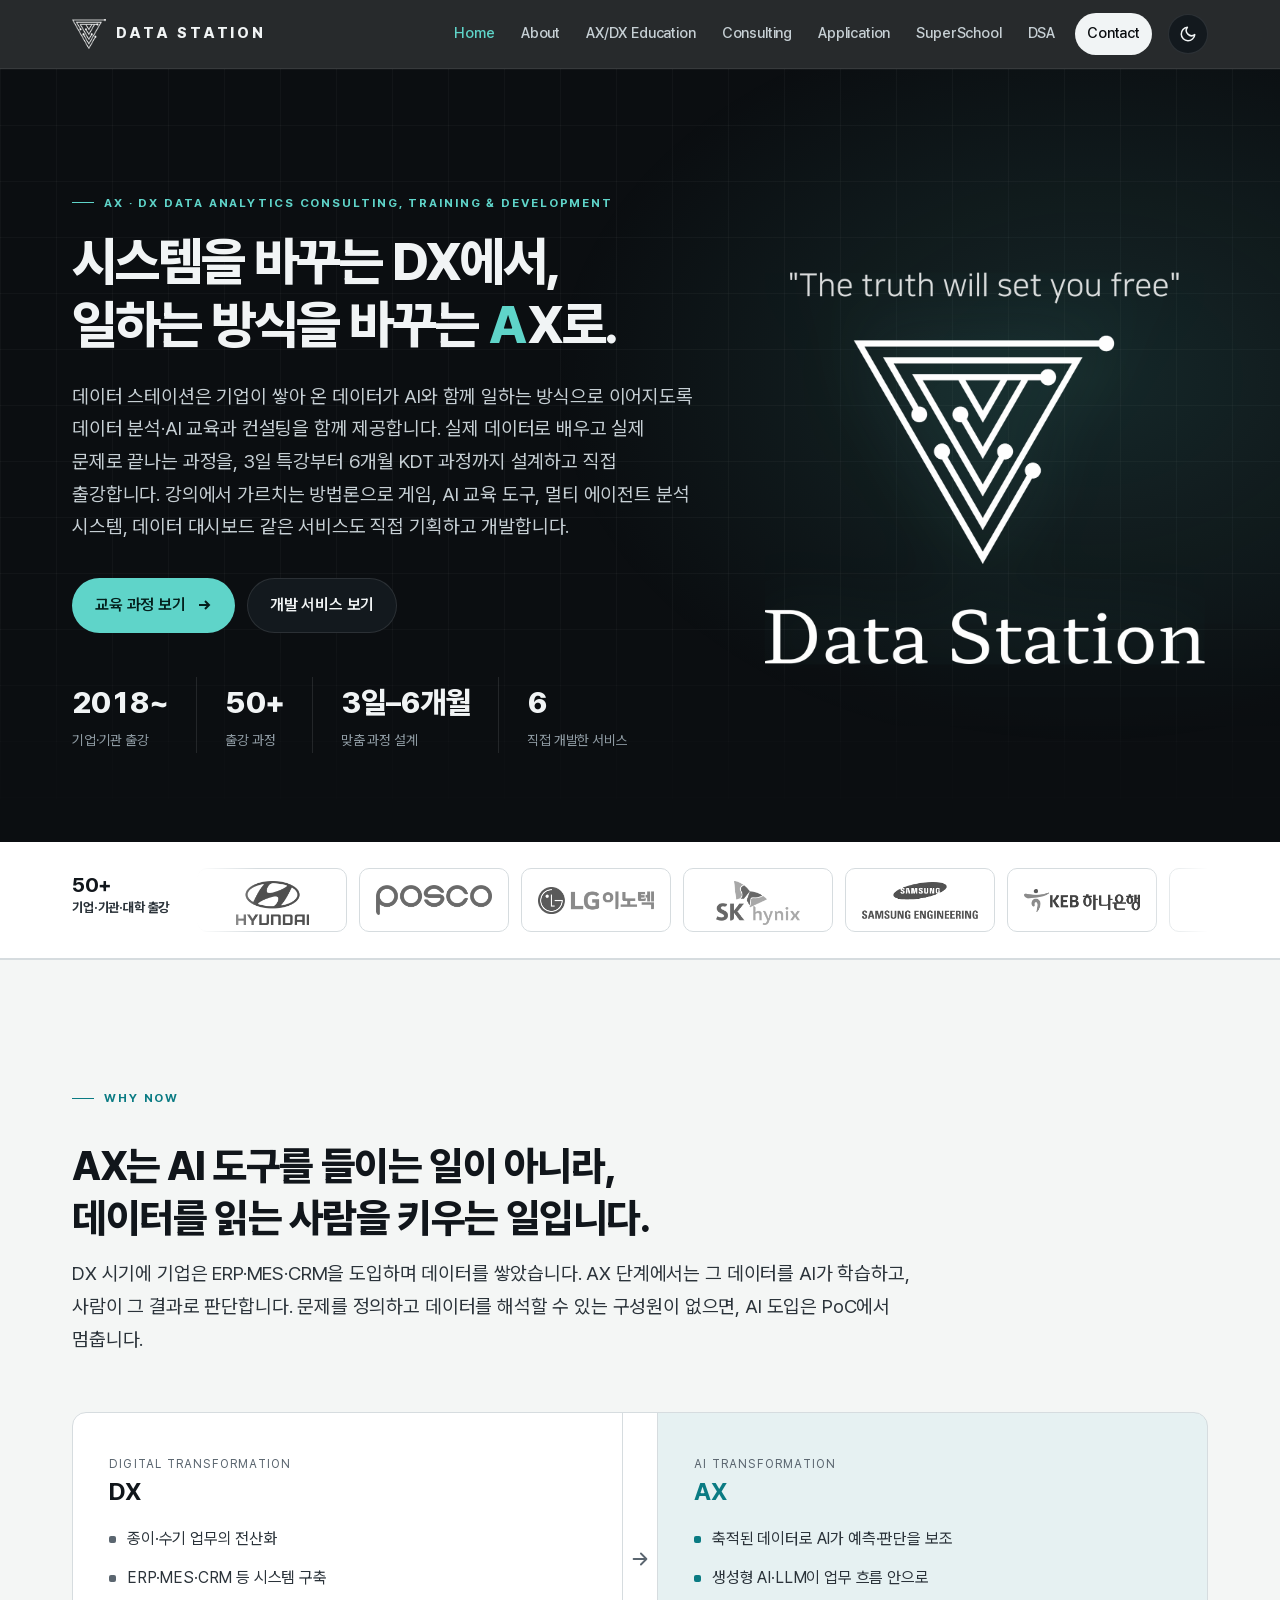
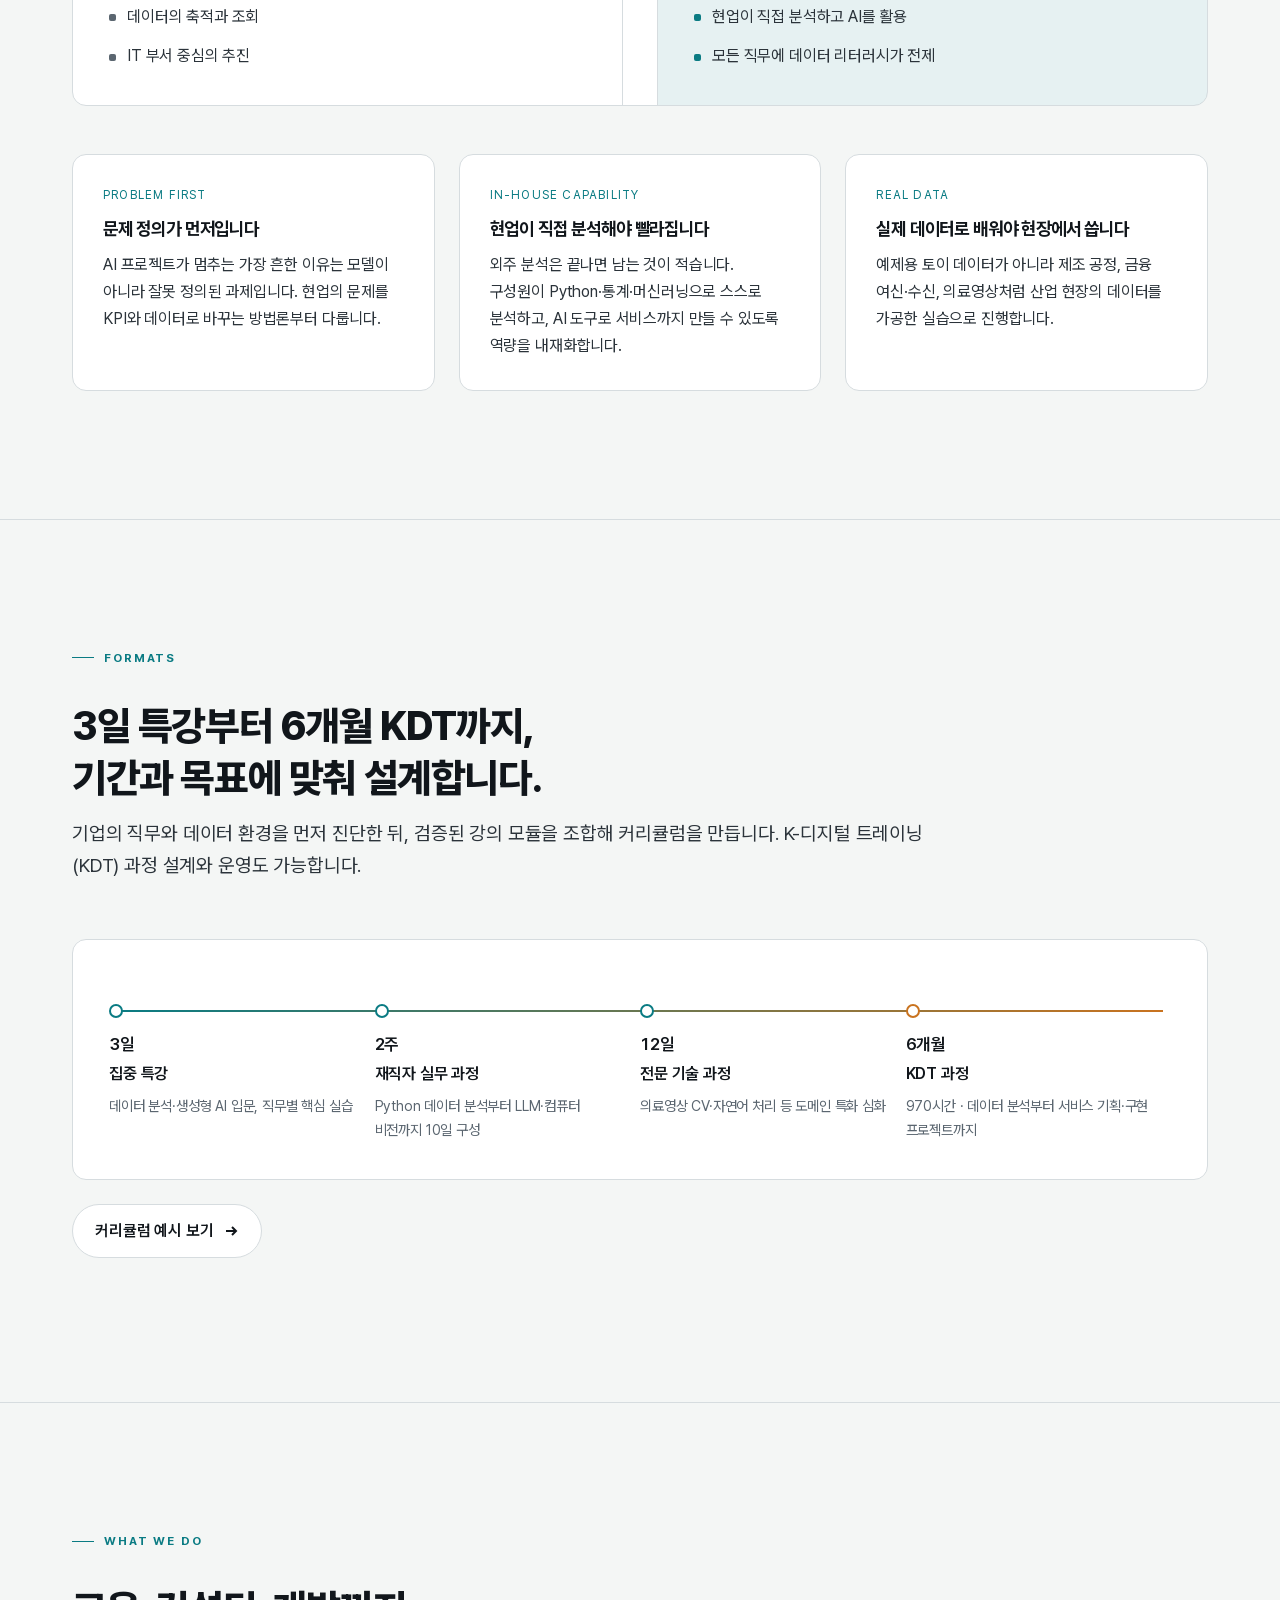
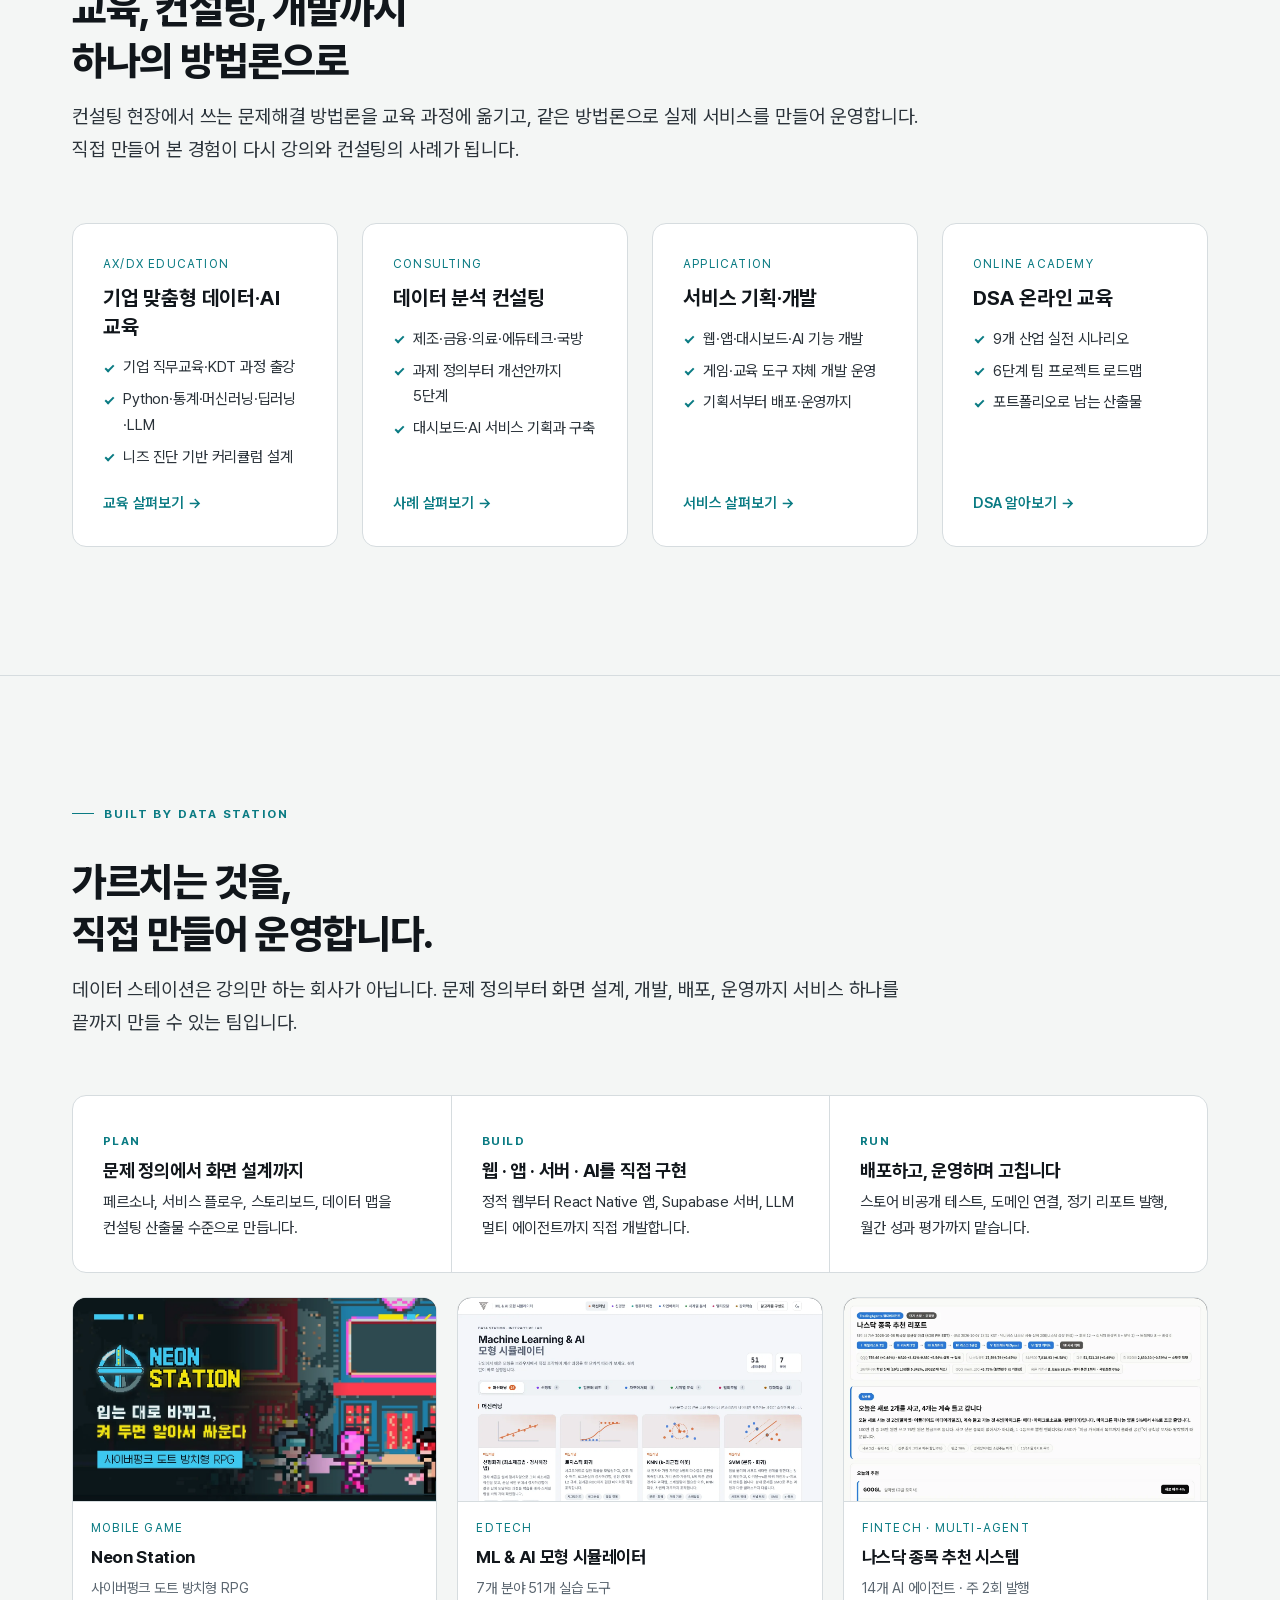
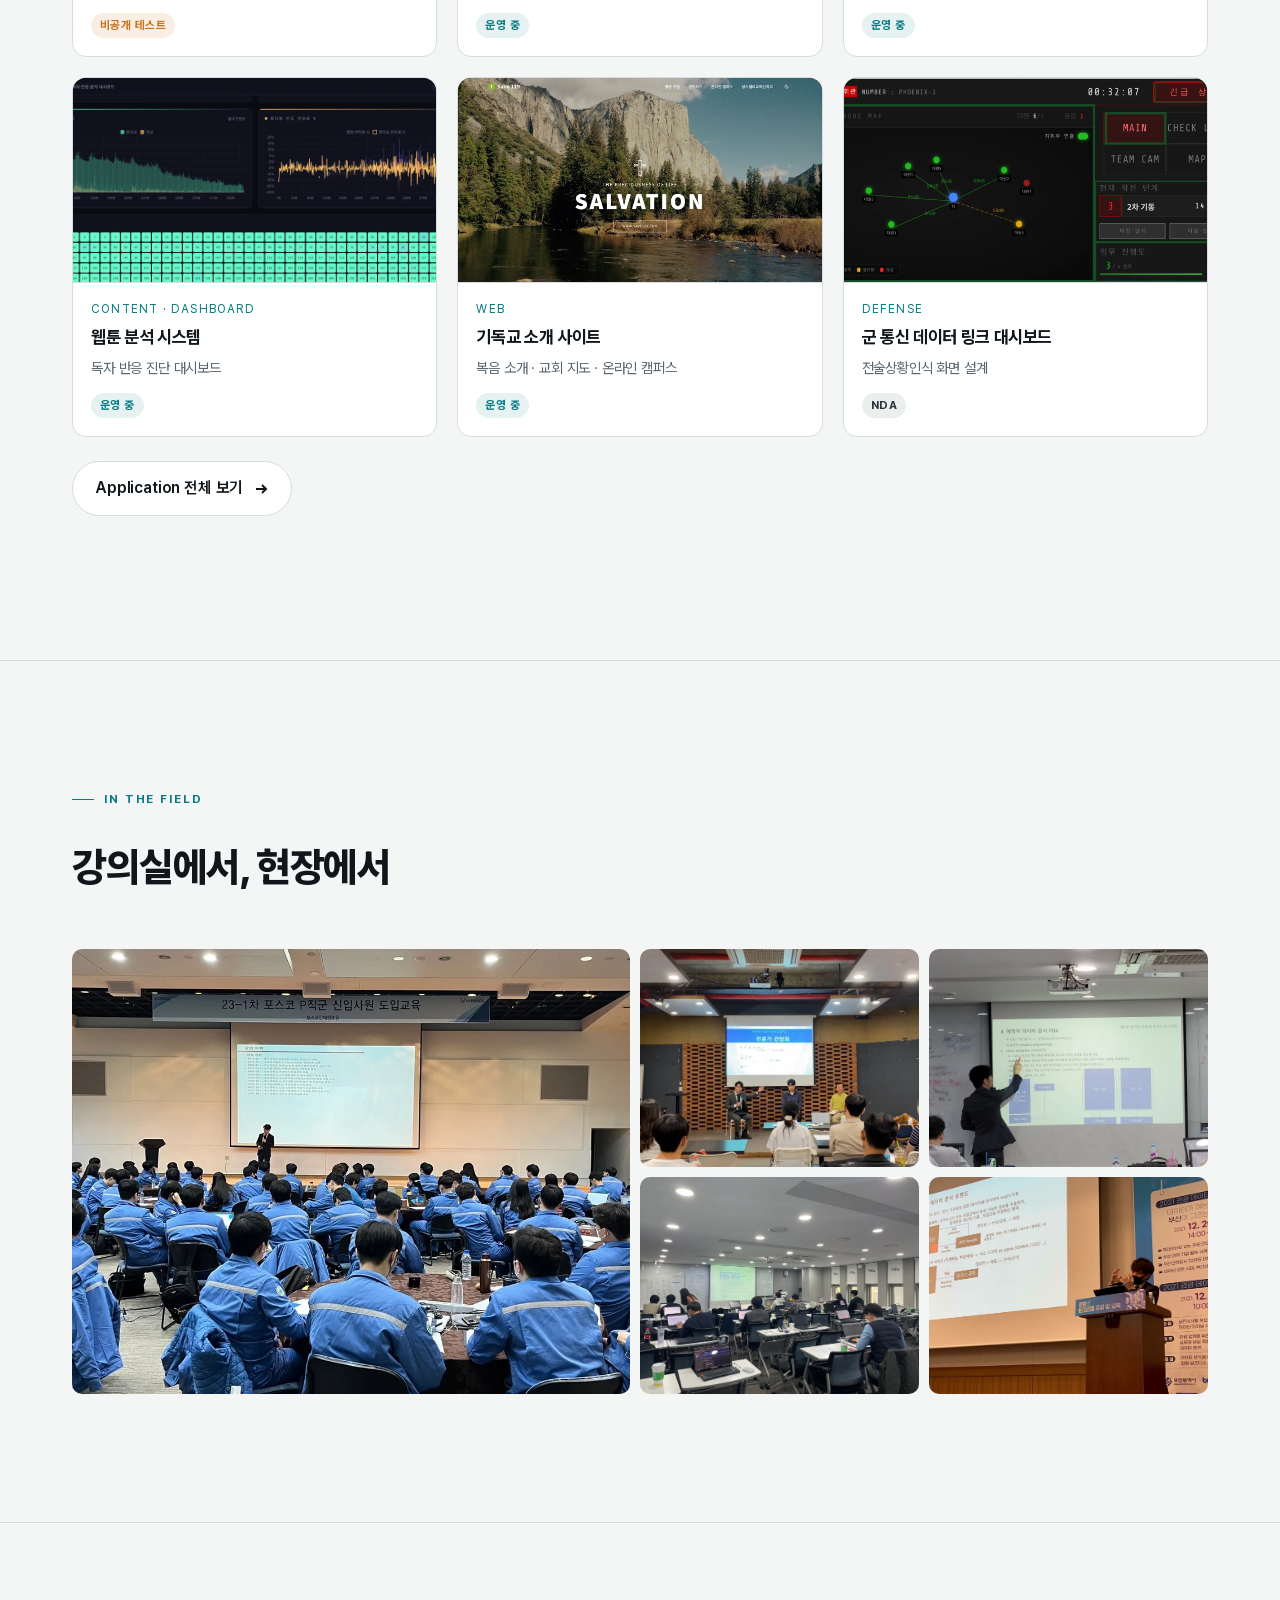
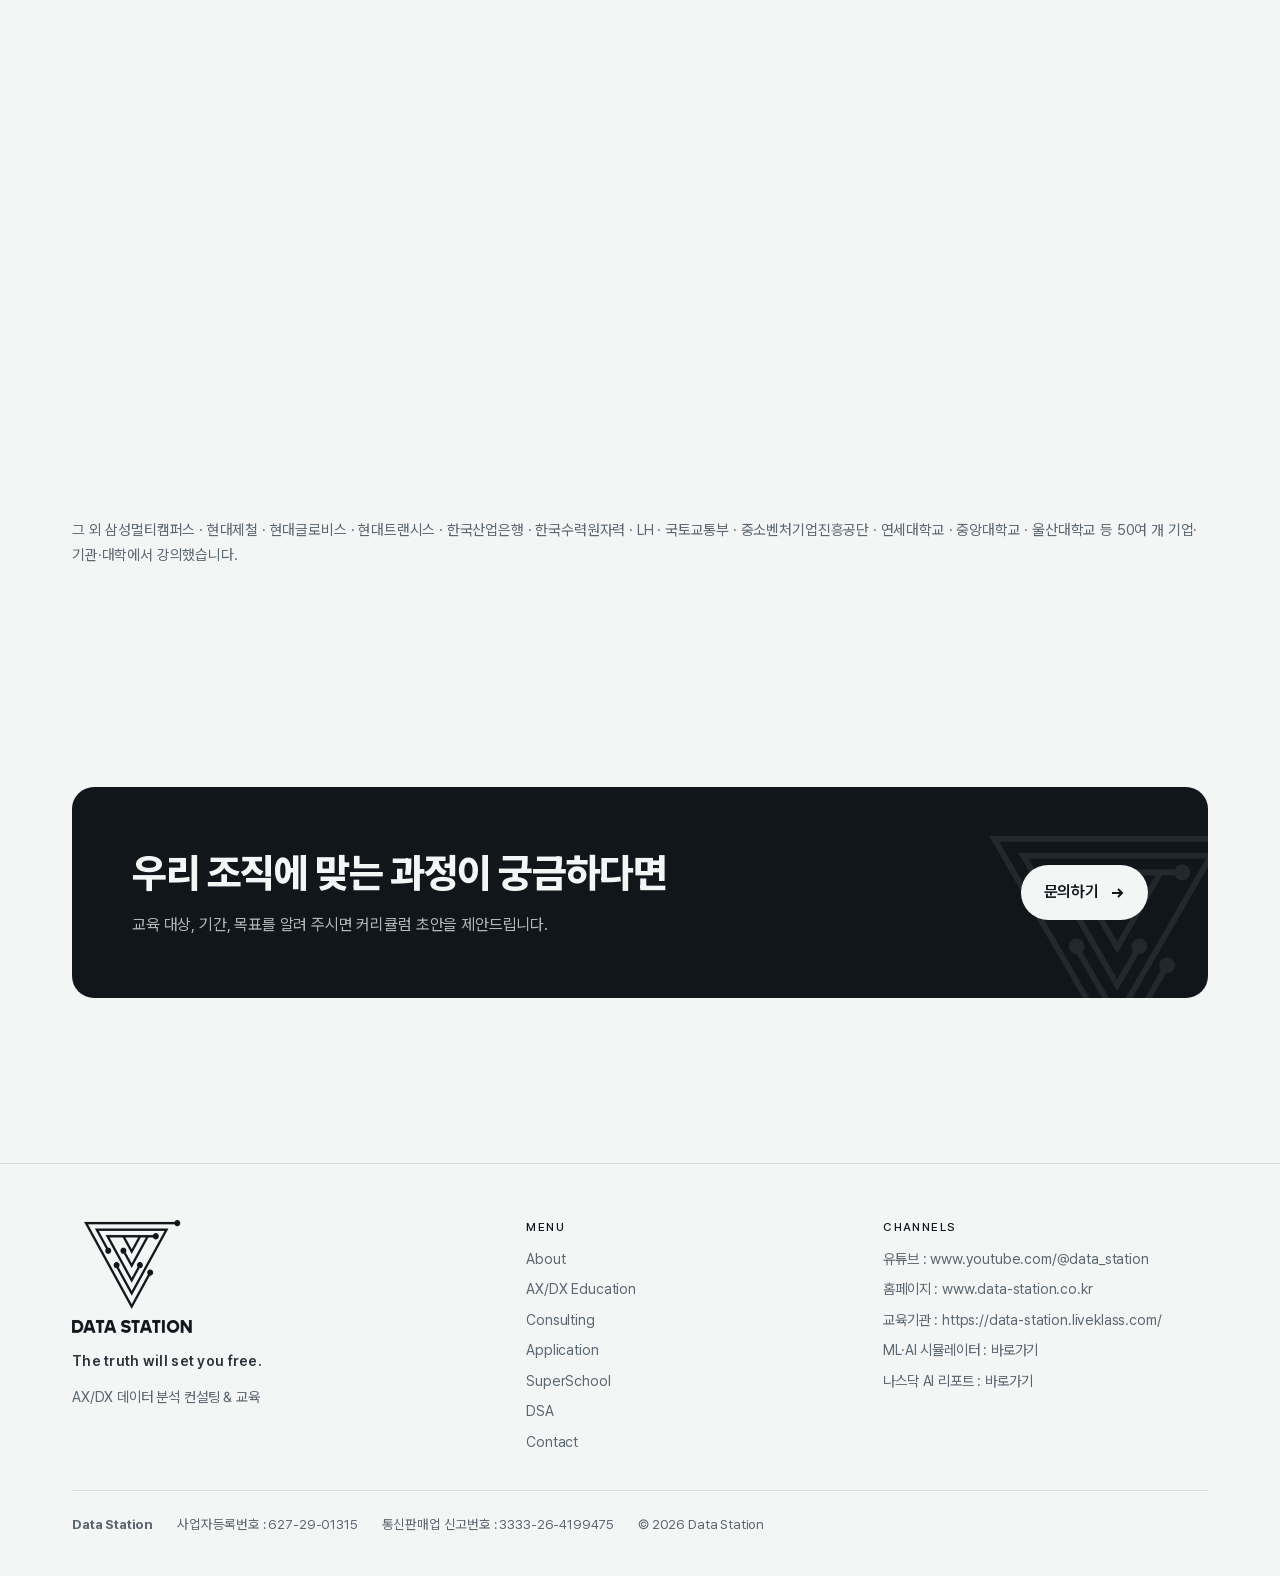
<file: index.html>
<!doctype html>
<html lang="ko" data-theme="light" class="no-js">
<head>
<meta charset="utf-8">
<meta name="viewport" content="width=device-width, initial-scale=1">
<title>Data Station — AX/DX 데이터 분석 컨설팅 & 교육</title>
<meta name="description" content="DX에서 AX로 넘어가는 지금, 실제 데이터로 배우는 데이터 분석·AI 교육과 컨설팅, 그리고 서비스 기획·개발. 3일 특강부터 6개월 KDT 과정까지 기업 맞춤형으로 설계하고 출강합니다.">
<link rel="canonical" href="https://www.data-station.co.kr/">
<meta property="og:type" content="website">
<meta property="og:site_name" content="Data Station">
<meta property="og:title" content="Data Station — AX/DX 데이터 분석 컨설팅 & 교육">
<meta property="og:description" content="DX에서 AX로 넘어가는 지금, 실제 데이터로 배우는 데이터 분석·AI 교육과 컨설팅. 3일 특강부터 6개월 KDT 과정까지 기업 맞춤형으로 설계하고 출강합니다.">
<meta property="og:url" content="https://www.data-station.co.kr/">
<meta property="og:image" content="https://www.data-station.co.kr/assets/img/brand/og.png">
<meta name="twitter:card" content="summary_large_image">
<meta name="theme-color" content="#0b0e11">
<link rel="icon" type="image/png" href="assets/img/brand/favicon.png">
<link rel="apple-touch-icon" href="assets/img/brand/apple-touch-icon.png">
<script>
(function(){try{var t=localStorage.getItem('ds-theme');if(!t){t=window.matchMedia&&window.matchMedia('(prefers-color-scheme: dark)').matches?'dark':'light'}document.documentElement.setAttribute('data-theme',t)}catch(e){}})();
</script>
<link rel="stylesheet" href="assets/fonts/pretendard/pretendard.css">
<link rel="stylesheet" href="assets/css/style.css">
</head>
<body>
<a class="skip" href="#main">본문 바로가기</a>
<header class="site-header">
  <div class="wrap">
    <a class="brand" href="index.html" aria-label="Data Station 홈"><img class="brand-logo" src="assets/img/brand/logo-white.png" alt="" width="34" height="30"><span class="brand-name">Data Station</span></a>
    <nav class="nav" id="site-nav" aria-label="주 메뉴">
      <a href="index.html" aria-current="page">Home</a>
      <a href="about.html">About</a>
      <a href="education.html">AX/DX Education</a>
      <a href="consulting.html">Consulting</a>
      <a href="application.html">Application</a>
      <a href="superschool.html">SuperSchool</a>
      <a href="dsa.html">DSA</a>
      <a href="contact.html" class="nav-cta">Contact</a>
    </nav>
    <button class="icon-btn theme-toggle" type="button" aria-label="야간 모드로 전환"><svg class="i-moon" viewBox="0 0 24 24" fill="none" stroke="currentColor" stroke-width="2" stroke-linecap="round" stroke-linejoin="round" aria-hidden="true"><path d="M21 12.8A9 9 0 1 1 11.2 3a7 7 0 0 0 9.8 9.8z"/></svg><svg class="i-sun" viewBox="0 0 24 24" fill="none" stroke="currentColor" stroke-width="2" stroke-linecap="round" aria-hidden="true"><circle cx="12" cy="12" r="4"/><path d="M12 2v2M12 20v2M4.9 4.9l1.4 1.4M17.7 17.7l1.4 1.4M2 12h2M20 12h2M4.9 19.1l1.4-1.4M17.7 6.3l1.4-1.4"/></svg></button>
    <button class="icon-btn menu-toggle" type="button" aria-label="메뉴 열기" aria-expanded="false" aria-controls="site-nav"><svg viewBox="0 0 24 24" fill="none" stroke="currentColor" stroke-width="2" stroke-linecap="round" aria-hidden="true"><path d="M4 7h16M4 12h16M4 17h16"/></svg></button>
  </div>
</header>
<main id="main">
<section class="hero">
  <div class="wrap hero-grid">
    <div>
      <p class="eyebrow">AX · DX Data Analytics Consulting, Training &amp; Development</p>
      <h1 class="display">시스템을 바꾸는 DX에서, <br>일하는 방식을 바꾸는 <span class="flip"><span class="slot" aria-hidden="true"><span class="from">D</span><span class="to">A</span></span>X</span>로.<span class="sr-only"> (DX에서 AX로)</span></h1>
      <p class="lead">데이터 스테이션은 기업이 쌓아 온 데이터가 AI와 함께 일하는 방식으로 이어지도록 데이터 분석·AI 교육과 컨설팅을 함께 제공합니다. 실제 데이터로 배우고 실제 문제로 끝나는 과정을, 3일 특강부터 6개월 KDT 과정까지 설계하고 직접 출강합니다. 강의에서 가르치는 방법론으로 게임, AI 교육 도구, 멀티 에이전트 분석 시스템, 데이터 대시보드 같은 서비스도 직접 기획하고 개발합니다.</p>
      <div class="btn-row mt-m">
        <a class="btn btn--signal" href="education.html">교육 과정 보기 <svg viewBox="0 0 16 16" fill="none" stroke="currentColor" stroke-width="2" aria-hidden="true"><path d="M3 8h10M9 4l4 4-4 4"/></svg></a>
        <a class="btn btn--ghost" href="application.html">개발 서비스 보기</a>
      </div>
      <div class="hero-meta">
        <div><b>2018~</b><span>기업·기관 출강</span></div>
        <div><b>50+</b><span>출강 과정</span></div>
        <div><b>3일–6개월</b><span>맞춤 과정 설계</span></div>
        <div><b>6</b><span>직접 개발한 서비스</span></div>
      </div>
    </div>
    <div class="hero-brand">
      <img class="hero-signature" src="assets/img/brand/signature-white.png" alt="Data Station 로고 — The truth will set you free" width="440" height="392">
    </div>
  </div>
</section>

<section class="trust" aria-label="출강 기업 및 협력 기관">
  <div class="wrap">
    <p class="trust-label"><b>50+</b>기업·기관·대학 출강</p>
    <div class="marquee">
      <div class="marquee__track">
        <div class="logo-tile"><img src="assets/img/partners/hyundai.png" alt="현대자동차그룹" loading="lazy" class="tall"></div>
        <div class="logo-tile"><img src="assets/img/partners/posco.png" alt="POSCO" loading="lazy"></div>
        <div class="logo-tile"><img src="assets/img/partners/lg-innotek.png" alt="LG이노텍" loading="lazy"></div>
        <div class="logo-tile"><img src="assets/img/partners/sk-hynix.png" alt="SK하이닉스" loading="lazy" class="tall"></div>
        <div class="logo-tile"><img src="assets/img/partners/samsung-engineering.png" alt="삼성엔지니어링" loading="lazy" class="tall"></div>
        <div class="logo-tile"><img src="assets/img/partners/hana-bank.png" alt="하나은행" loading="lazy"></div>
        <div class="logo-tile"><img src="assets/img/partners/lg-uplus.png" alt="LG유플러스" loading="lazy" class="tall"></div>
        <div class="logo-tile"><img src="assets/img/partners/celltrion.png" alt="셀트리온" loading="lazy"></div>
        <div class="logo-tile"><img src="assets/img/partners/chongkundang.png" alt="종근당" loading="lazy"></div>
        <div class="logo-tile"><img src="assets/img/partners/daewoong.png" alt="대웅제약" loading="lazy"></div>
        <div class="logo-tile"><img src="assets/img/partners/yuhan-kimberly.png" alt="유한킴벌리" loading="lazy"></div>
        <div class="logo-tile"><img src="assets/img/partners/amorepacific.png" alt="아모레퍼시픽" loading="lazy" class="tall"></div>
        <div class="logo-tile"><img src="assets/img/partners/hansol.png" alt="한솔" loading="lazy"></div>
        <div class="logo-tile"><img src="assets/img/partners/kedkorea.png" alt="한국기업데이터" loading="lazy" class="tall"></div>
        <div class="logo-tile"><img src="assets/img/partners/lpea.png" alt="지방공기업평가원" loading="lazy" class="tall"></div>
        <div class="logo-tile"><img src="assets/img/partners/jmp.png" alt="JMP Statistical Discovery" loading="lazy" class="tall"></div>
        <div class="logo-tile"><img src="assets/img/partners/dmc-konet.png" alt="DMC코넷" loading="lazy" class="tall"></div>
        <div class="logo-tile"><img src="assets/img/partners/alpaco.png" alt="알파코" loading="lazy"></div>
        <div class="logo-tile"><img src="assets/img/partners/superschool.png" alt="슈퍼스쿨" loading="lazy" class="tall"></div>
        <div class="logo-tile"><img src="assets/img/partners/hanlym.png" alt="한림퓨리텍" loading="lazy" class="tall"></div>
        <div class="logo-tile"><img src="assets/img/partners/clobet.png" alt="Clobet Tactical" loading="lazy"></div>
      </div>
    </div>
  </div>
</section>

<section class="section section--line">
  <div class="wrap">
    <div class="section-head reveal">
      <p class="eyebrow">Why now</p>
      <h2 class="h2">AX는 AI 도구를 들이는 일이 아니라, <br>데이터를 읽는 사람을 키우는 일입니다.</h2>
      <p class="lead">DX 시기에 기업은 ERP·MES·CRM을 도입하며 데이터를 쌓았습니다. AX 단계에서는 그 데이터를 AI가 학습하고, 사람이 그 결과로 판단합니다. 문제를 정의하고 데이터를 해석할 수 있는 구성원이 없으면, AI 도입은 PoC에서 멈춥니다.</p>
    </div>

    <div class="compare reveal">
      <div class="compare__col">
        <span class="tag">Digital Transformation</span>
        <h3>DX</h3>
        <ul>
          <li>종이·수기 업무의 전산화</li>
          <li>ERP·MES·CRM 등 시스템 구축</li>
          <li>데이터의 축적과 조회</li>
          <li>IT 부서 중심의 추진</li>
        </ul>
      </div>
      <div class="compare__arrow" aria-hidden="true"><svg viewBox="0 0 24 24" fill="none" stroke="currentColor" stroke-width="2" stroke-linecap="round" stroke-linejoin="round"><path d="M5 12h14M13 6l6 6-6 6"/></svg></div>
      <div class="compare__col compare__col--ax">
        <span class="tag">AI Transformation</span>
        <h3>AX</h3>
        <ul>
          <li>축적된 데이터로 AI가 예측·판단을 보조</li>
          <li>생성형 AI·LLM이 업무 흐름 안으로</li>
          <li>현업이 직접 분석하고 AI를 활용</li>
          <li>모든 직무에 데이터 리터러시가 전제</li>
        </ul>
      </div>
    </div>

    <div class="grid g3 why mt-l">
      <div class="card reveal">
        <span class="card__kicker">Problem first</span>
        <h3 class="h3">문제 정의가 먼저입니다</h3>
        <p>AI 프로젝트가 멈추는 가장 흔한 이유는 모델이 아니라 잘못 정의된 과제입니다. 현업의 문제를 KPI와 데이터로 바꾸는 방법론부터 다룹니다.</p>
      </div>
      <div class="card reveal">
        <span class="card__kicker">In-house capability</span>
        <h3 class="h3">현업이 직접 분석해야 빨라집니다</h3>
        <p>외주 분석은 끝나면 남는 것이 적습니다. 구성원이 Python·통계·머신러닝으로 스스로 분석하고, AI 도구로 서비스까지 만들 수 있도록 역량을 내재화합니다.</p>
      </div>
      <div class="card reveal">
        <span class="card__kicker">Real data</span>
        <h3 class="h3">실제 데이터로 배워야 현장에서 씁니다</h3>
        <p>예제용 토이 데이터가 아니라 제조 공정, 금융 여신·수신, 의료영상처럼 산업 현장의 데이터를 가공한 실습으로 진행합니다.</p>
      </div>
    </div>
  </div>
</section>

<section class="section section--line">
  <div class="wrap">
    <div class="section-head reveal">
      <p class="eyebrow">Formats</p>
      <h2 class="h2">3일 특강부터 6개월 KDT까지, <br>기간과 목표에 맞춰 설계합니다.</h2>
      <p class="lead">기업의 직무와 데이터 환경을 먼저 진단한 뒤, 검증된 강의 모듈을 조합해 커리큘럼을 만듭니다. K-디지털 트레이닝(KDT) 과정 설계와 운영도 가능합니다.</p>
    </div>
    <div class="scale">
      <div class="scale__track"></div>
      <div class="scale__stops">
        <div class="scale__stop"><div class="len">3일</div><div class="what">집중 특강</div><p>데이터 분석·생성형 AI 입문, 직무별 핵심 실습</p></div>
        <div class="scale__stop"><div class="len">2주</div><div class="what">재직자 실무 과정</div><p>Python 데이터 분석부터 LLM·컴퓨터 비전까지 10일 구성</p></div>
        <div class="scale__stop"><div class="len">12일</div><div class="what">전문 기술 과정</div><p>의료영상 CV·자연어 처리 등 도메인 특화 심화</p></div>
        <div class="scale__stop"><div class="len">6개월</div><div class="what">KDT 과정</div><p>970시간 · 데이터 분석부터 서비스 기획·구현 프로젝트까지</p></div>
      </div>
    </div>
    <p class="mt-m"><a class="btn btn--ghost" href="education.html#curriculum">커리큘럼 예시 보기 <svg viewBox="0 0 16 16" fill="none" stroke="currentColor" stroke-width="2" aria-hidden="true"><path d="M3 8h10M9 4l4 4-4 4"/></svg></a></p>
  </div>
</section>

<section class="section section--line">
  <div class="wrap">
    <div class="section-head reveal">
      <p class="eyebrow">What we do</p>
      <h2 class="h2">교육, 컨설팅, 개발까지 <br>하나의 방법론으로</h2>
      <p class="lead">컨설팅 현장에서 쓰는 문제해결 방법론을 교육 과정에 옮기고, 같은 방법론으로 실제 서비스를 만들어 운영합니다. 직접 만들어 본 경험이 다시 강의와 컨설팅의 사례가 됩니다.</p>
    </div>
    <div class="grid g4">
      <a class="card card--link reveal" href="education.html">
        <span class="card__kicker">AX/DX Education</span>
        <h3 class="h3">기업 맞춤형 데이터·AI 교육</h3>
        <ul class="ticks">
          <li>기업 직무교육·KDT 과정 출강</li>
          <li>Python·통계·머신러닝·딥러닝·LLM</li>
          <li>니즈 진단 기반 커리큘럼 설계</li>
        </ul>
        <span class="more">교육 살펴보기 →</span>
      </a>
      <a class="card card--link reveal" href="consulting.html">
        <span class="card__kicker">Consulting</span>
        <h3 class="h3">데이터 분석 컨설팅</h3>
        <ul class="ticks">
          <li>제조·금융·의료·에듀테크·국방</li>
          <li>과제 정의부터 개선안까지 5단계</li>
          <li>대시보드·AI 서비스 기획과 구축</li>
        </ul>
        <span class="more">사례 살펴보기 →</span>
      </a>
      <a class="card card--link reveal" href="application.html">
        <span class="card__kicker">Application</span>
        <h3 class="h3">서비스 기획·개발</h3>
        <ul class="ticks">
          <li>웹·앱·대시보드·AI 기능 개발</li>
          <li>게임·교육 도구 자체 개발 운영</li>
          <li>기획서부터 배포·운영까지</li>
        </ul>
        <span class="more">서비스 살펴보기 →</span>
      </a>
      <a class="card card--link reveal" href="dsa.html">
        <span class="card__kicker">Online Academy</span>
        <h3 class="h3">DSA 온라인 교육</h3>
        <ul class="ticks">
          <li>9개 산업 실전 시나리오</li>
          <li>6단계 팀 프로젝트 로드맵</li>
          <li>포트폴리오로 남는 산출물</li>
        </ul>
        <span class="more">DSA 알아보기 →</span>
      </a>
    </div>
  </div>
</section>

<section class="section section--line" id="build">
  <div class="wrap">
    <div class="section-head reveal">
      <p class="eyebrow">Built by Data Station</p>
      <h2 class="h2">가르치는 것을, <br>직접 만들어 운영합니다.</h2>
      <p class="lead">데이터 스테이션은 강의만 하는 회사가 아닙니다. 문제 정의부터 화면 설계, 개발, 배포, 운영까지 서비스 하나를 끝까지 만들 수 있는 팀입니다.</p>
    </div>
    <div class="capability reveal">
      <div><span class="k">Plan</span><h3>문제 정의에서 화면 설계까지</h3><p>페르소나, 서비스 플로우, 스토리보드, 데이터 맵을 컨설팅 산출물 수준으로 만듭니다.</p></div>
      <div><span class="k">Build</span><h3>웹 · 앱 · 서버 · AI를 직접 구현</h3><p>정적 웹부터 React Native 앱, Supabase 서버, LLM 멀티 에이전트까지 직접 개발합니다.</p></div>
      <div><span class="k">Run</span><h3>배포하고, 운영하며 고칩니다</h3><p>스토어 비공개 테스트, 도메인 연결, 정기 리포트 발행, 월간 성과 평가까지 맡습니다.</p></div>
    </div>
    <div class="built-grid mt-m">
      <a class="app-card reveal" href="application.html#game"><span class="app-card__img"><img src="assets/img/apps/neon-hero.webp" alt="" loading="lazy" style="object-position:left center"></span><span class="app-card__body"><span class="card__kicker">Mobile Game</span><b>Neon Station</b><span>사이버펑크 도트 방치형 RPG</span><span class="status status--beta">비공개 테스트</span></span></a>
      <a class="app-card reveal" href="application.html#simulator"><span class="app-card__img"><img src="assets/img/apps/sim-index.webp" alt="" loading="lazy"></span><span class="app-card__body"><span class="card__kicker">EdTech</span><b>ML &amp; AI 모형 시뮬레이터</b><span>7개 분야 51개 실습 도구</span><span class="status">운영 중</span></span></a>
      <a class="app-card reveal" href="application.html#stock"><span class="app-card__img"><img src="assets/img/apps/stock-report.webp" alt="" loading="lazy"></span><span class="app-card__body"><span class="card__kicker">FinTech · Multi-agent</span><b>나스닥 종목 추천 시스템</b><span>14개 AI 에이전트 · 주 2회 발행</span><span class="status">운영 중</span></span></a>
      <a class="app-card reveal" href="application.html#webtoon"><span class="app-card__img"><img src="assets/img/apps/wt-06.webp" alt="" loading="lazy"></span><span class="app-card__body"><span class="card__kicker">Content · Dashboard</span><b>웹툰 분석 시스템</b><span>독자 반응 진단 대시보드</span><span class="status">운영 중</span></span></a>
      <a class="app-card reveal" href="application.html#church"><span class="app-card__img"><img src="assets/img/apps/save-index.webp" alt="" loading="lazy"></span><span class="app-card__body"><span class="card__kicker">Web</span><b>기독교 소개 사이트</b><span>복음 소개 · 교회 지도 · 온라인 캠퍼스</span><span class="status">운영 중</span></span></a>
      <a class="app-card reveal" href="application.html#defense"><span class="app-card__img"><img src="assets/img/apps/comm-leader.webp" alt="" loading="lazy"></span><span class="app-card__body"><span class="card__kicker">Defense</span><b>군 통신 데이터 링크 대시보드</b><span>전술상황인식 화면 설계</span><span class="status status--nda">NDA</span></span></a>
    </div>
    <p class="mt-m"><a class="btn btn--ghost" href="application.html">Application 전체 보기 <svg viewBox="0 0 16 16" fill="none" stroke="currentColor" stroke-width="2" aria-hidden="true"><path d="M3 8h10M9 4l4 4-4 4"/></svg></a></p>
  </div>
</section>

<section class="section section--line">
  <div class="wrap">
    <div class="section-head reveal">
      <p class="eyebrow">In the field</p>
      <h2 class="h2">강의실에서, 현장에서</h2>
    </div>
    <div class="photos reveal">
      <figure class="tall"><img src="assets/img/photos/lecture-hall.webp" alt="대강당에서 진행한 신입사원 대상 데이터 분석 교육" loading="lazy"></figure>
      <figure><img src="assets/img/photos/seminar.webp" alt="데이터 분석 세미나 발표" loading="lazy"></figure>
      <figure><img src="assets/img/photos/whiteboard.webp" alt="화이트보드를 활용한 분석 방법론 강의" loading="lazy"></figure>
      <figure><img src="assets/img/photos/lecture-lab.webp" alt="실습실에서 진행한 Python 데이터 분석 교육" loading="lazy"></figure>
      <figure><img src="assets/img/photos/forum.webp" alt="2021 부산 관광데이터 포럼 데이터 분석 특강" loading="lazy"></figure>
    </div>
  </div>
</section>

<section class="section section--line" id="partners">
  <div class="wrap">
    <div class="section-head reveal">
      <p class="eyebrow">Clients &amp; Partners</p>
      <h2 class="h2">함께한 기업과 기관</h2>
    </div>
    <div class="logos reveal">
      <div class="logo-tile"><img src="assets/img/partners/hyundai.png" alt="현대자동차그룹" loading="lazy" class="tall"></div>
      <div class="logo-tile"><img src="assets/img/partners/posco.png" alt="POSCO" loading="lazy"></div>
      <div class="logo-tile"><img src="assets/img/partners/lg-innotek.png" alt="LG이노텍" loading="lazy"></div>
      <div class="logo-tile"><img src="assets/img/partners/sk-hynix.png" alt="SK하이닉스" loading="lazy" class="tall"></div>
      <div class="logo-tile"><img src="assets/img/partners/samsung-engineering.png" alt="삼성엔지니어링" loading="lazy" class="tall"></div>
      <div class="logo-tile"><img src="assets/img/partners/hana-bank.png" alt="하나은행" loading="lazy"></div>
      <div class="logo-tile"><img src="assets/img/partners/lg-uplus.png" alt="LG유플러스" loading="lazy" class="tall"></div>
      <div class="logo-tile"><img src="assets/img/partners/celltrion.png" alt="셀트리온" loading="lazy"></div>
      <div class="logo-tile"><img src="assets/img/partners/chongkundang.png" alt="종근당" loading="lazy"></div>
      <div class="logo-tile"><img src="assets/img/partners/daewoong.png" alt="대웅제약" loading="lazy"></div>
      <div class="logo-tile"><img src="assets/img/partners/yuhan-kimberly.png" alt="유한킴벌리" loading="lazy"></div>
      <div class="logo-tile"><img src="assets/img/partners/amorepacific.png" alt="아모레퍼시픽" loading="lazy" class="tall"></div>
      <div class="logo-tile"><img src="assets/img/partners/hansol.png" alt="한솔" loading="lazy"></div>
      <div class="logo-tile"><img src="assets/img/partners/kedkorea.png" alt="한국기업데이터" loading="lazy" class="tall"></div>
      <div class="logo-tile"><img src="assets/img/partners/lpea.png" alt="지방공기업평가원" loading="lazy" class="tall"></div>
      <div class="logo-tile"><img src="assets/img/partners/jmp.png" alt="JMP Statistical Discovery" loading="lazy" class="tall"></div>
      <div class="logo-tile"><img src="assets/img/partners/dmc-konet.png" alt="DMC코넷" loading="lazy" class="tall"></div>
      <div class="logo-tile"><img src="assets/img/partners/alpaco.png" alt="알파코" loading="lazy"></div>
      <div class="logo-tile"><img src="assets/img/partners/superschool.png" alt="슈퍼스쿨" loading="lazy" class="tall"></div>
      <div class="logo-tile"><img src="assets/img/partners/hanlym.png" alt="한림퓨리텍 전술통신" loading="lazy" class="tall"></div>
      <div class="logo-tile"><img src="assets/img/partners/clobet.png" alt="Clobet Tactical" loading="lazy"></div>
    </div>
    <p class="also">그 외 삼성멀티캠퍼스 · 현대제철 · 현대글로비스 · 현대트랜시스 · 한국산업은행 · 한국수력원자력 · LH · 국토교통부 · 중소벤처기업진흥공단 · 연세대학교 · 중앙대학교 · 울산대학교 등 50여 개 기업·기관·대학에서 강의했습니다.</p>
  </div>
</section>

<section class="section--tight">
  <div class="wrap">
    <div class="cta-band reveal">
      <div>
        <h2 class="h2">우리 조직에 맞는 과정이 궁금하다면</h2>
        <p>교육 대상, 기간, 목표를 알려 주시면 커리큘럼 초안을 제안드립니다.</p>
      </div>
      <a class="btn btn--primary" href="contact.html">문의하기 <svg viewBox="0 0 16 16" fill="none" stroke="currentColor" stroke-width="2" aria-hidden="true"><path d="M3 8h10M9 4l4 4-4 4"/></svg></a>
    </div>
  </div>
</section>
</main>
<footer class="site-footer">
  <div class="wrap">
    <div class="top">
      <div>
        <a href="index.html" aria-label="Data Station 홈"><img class="foot-logo on-light" src="assets/img/brand/lockup-dark.png" alt="Data Station 로고" width="120" height="113"><img class="foot-logo on-dark" src="assets/img/brand/lockup-white.png" alt="" width="120" height="113"></a>
        <p class="motto-f">The truth will set you free.</p>
        <p class="mt-s">AX/DX 데이터 분석 컨설팅 &amp; 교육</p>
      </div>
      <div>
        <h4>Menu</h4>
        <ul>
          <li><a href="about.html">About</a></li>
          <li><a href="education.html">AX/DX Education</a></li>
          <li><a href="consulting.html">Consulting</a></li>
          <li><a href="application.html">Application</a></li>
          <li><a href="superschool.html">SuperSchool</a></li>
          <li><a href="dsa.html">DSA</a></li>
          <li><a href="contact.html">Contact</a></li>
        </ul>
      </div>
      <div>
        <h4>Channels</h4>
        <ul>
          <li>유튜브 : <a href="https://www.youtube.com/@data_station" target="_blank" rel="noopener">www.youtube.com/@data_station</a></li>
          <li>홈페이지 : <a href="https://www.data-station.co.kr">www.data-station.co.kr</a></li>
          <li>교육기관 : <a href="https://data-station.liveklass.com/" target="_blank" rel="noopener">https://data-station.liveklass.com/</a></li>
          <li>ML·AI 시뮬레이터 : <a href="https://hanarostation.github.io/ml_ai_simulators/" target="_blank" rel="noopener">바로가기</a></li>
          <li>나스닥 AI 리포트 : <a href="https://hanarostation.github.io/stock/#reports" target="_blank" rel="noopener">바로가기</a></li>
        </ul>
      </div>
    </div>
    <div class="biz">
      <span><strong>Data Station</strong></span>
      <span>사업자등록번호 : 627-29-01315</span>
      <span>통신판매업 신고번호 : 3333-26-4199475</span>
      <span>&copy; <span id="year">2026</span> Data Station</span>
    </div>
  </div>
</footer>
<script src="assets/js/main.js" defer></script>
</body>
</html>
</file>
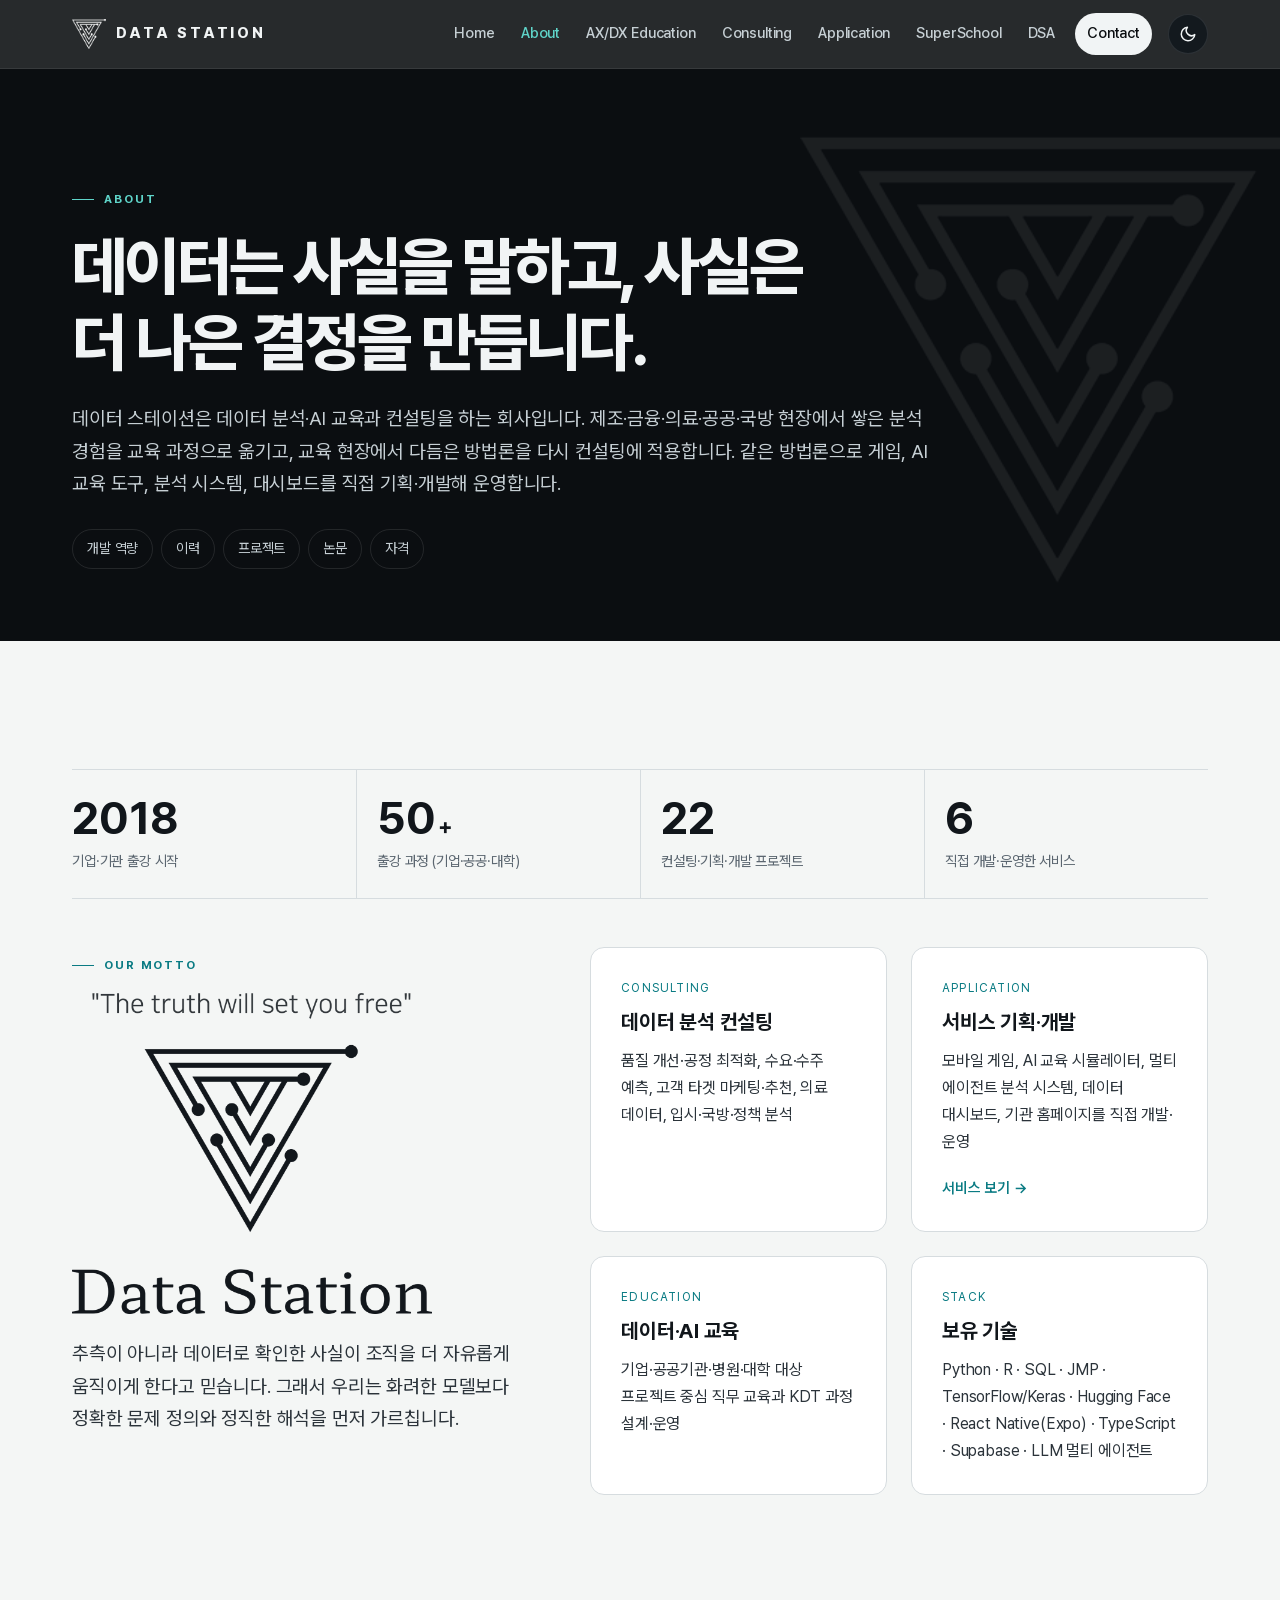
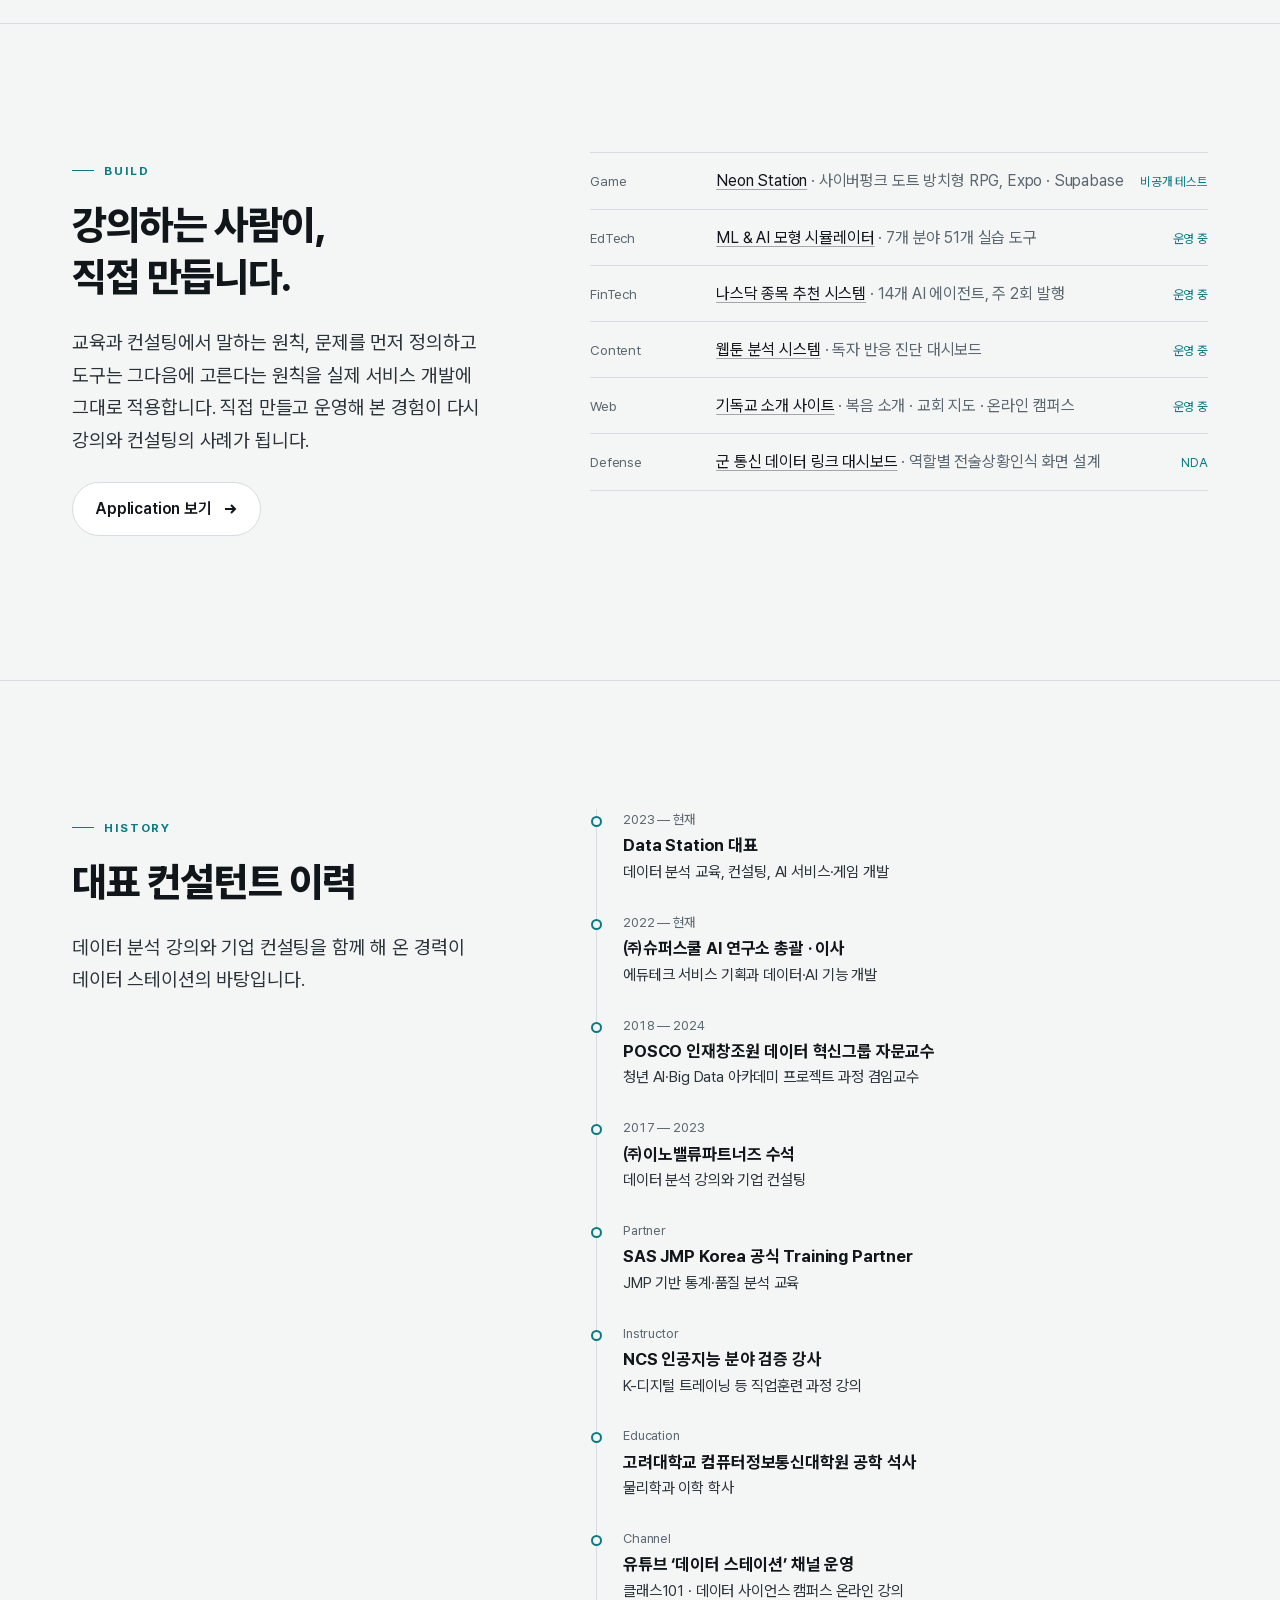
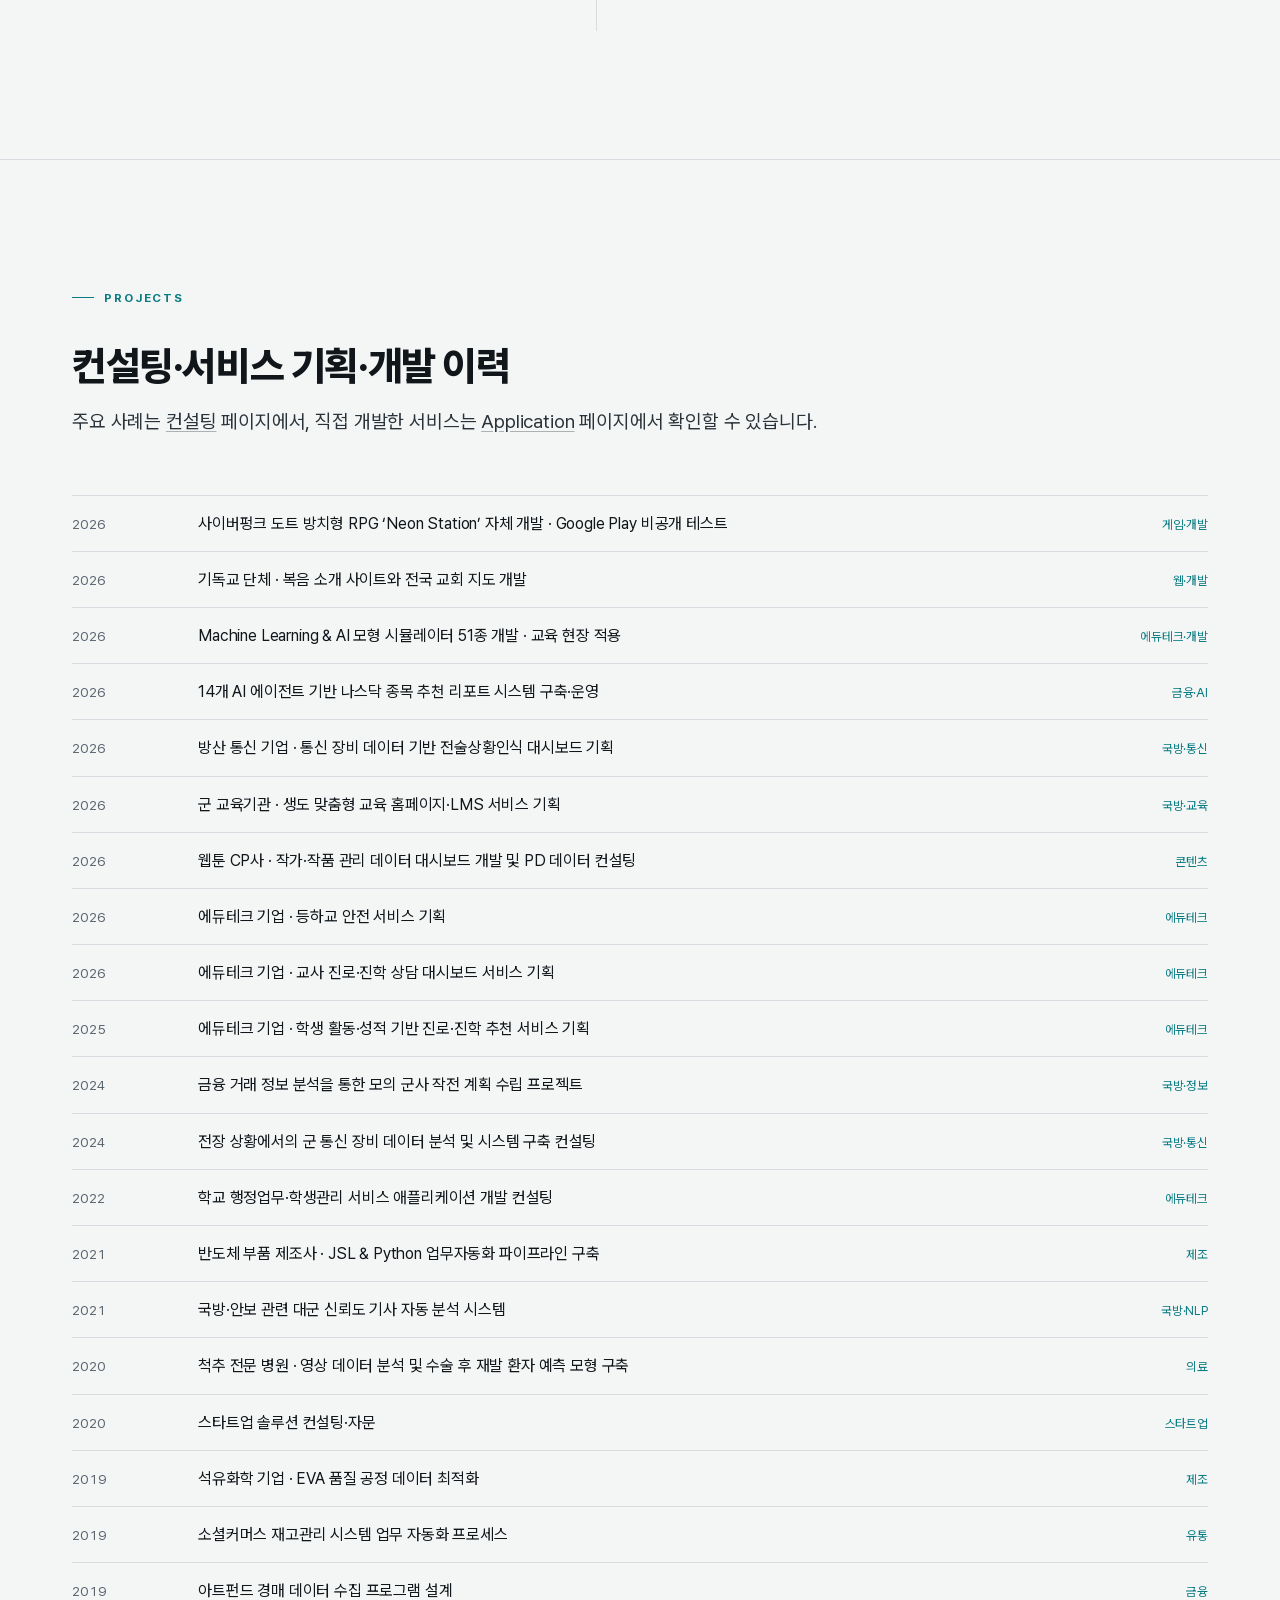
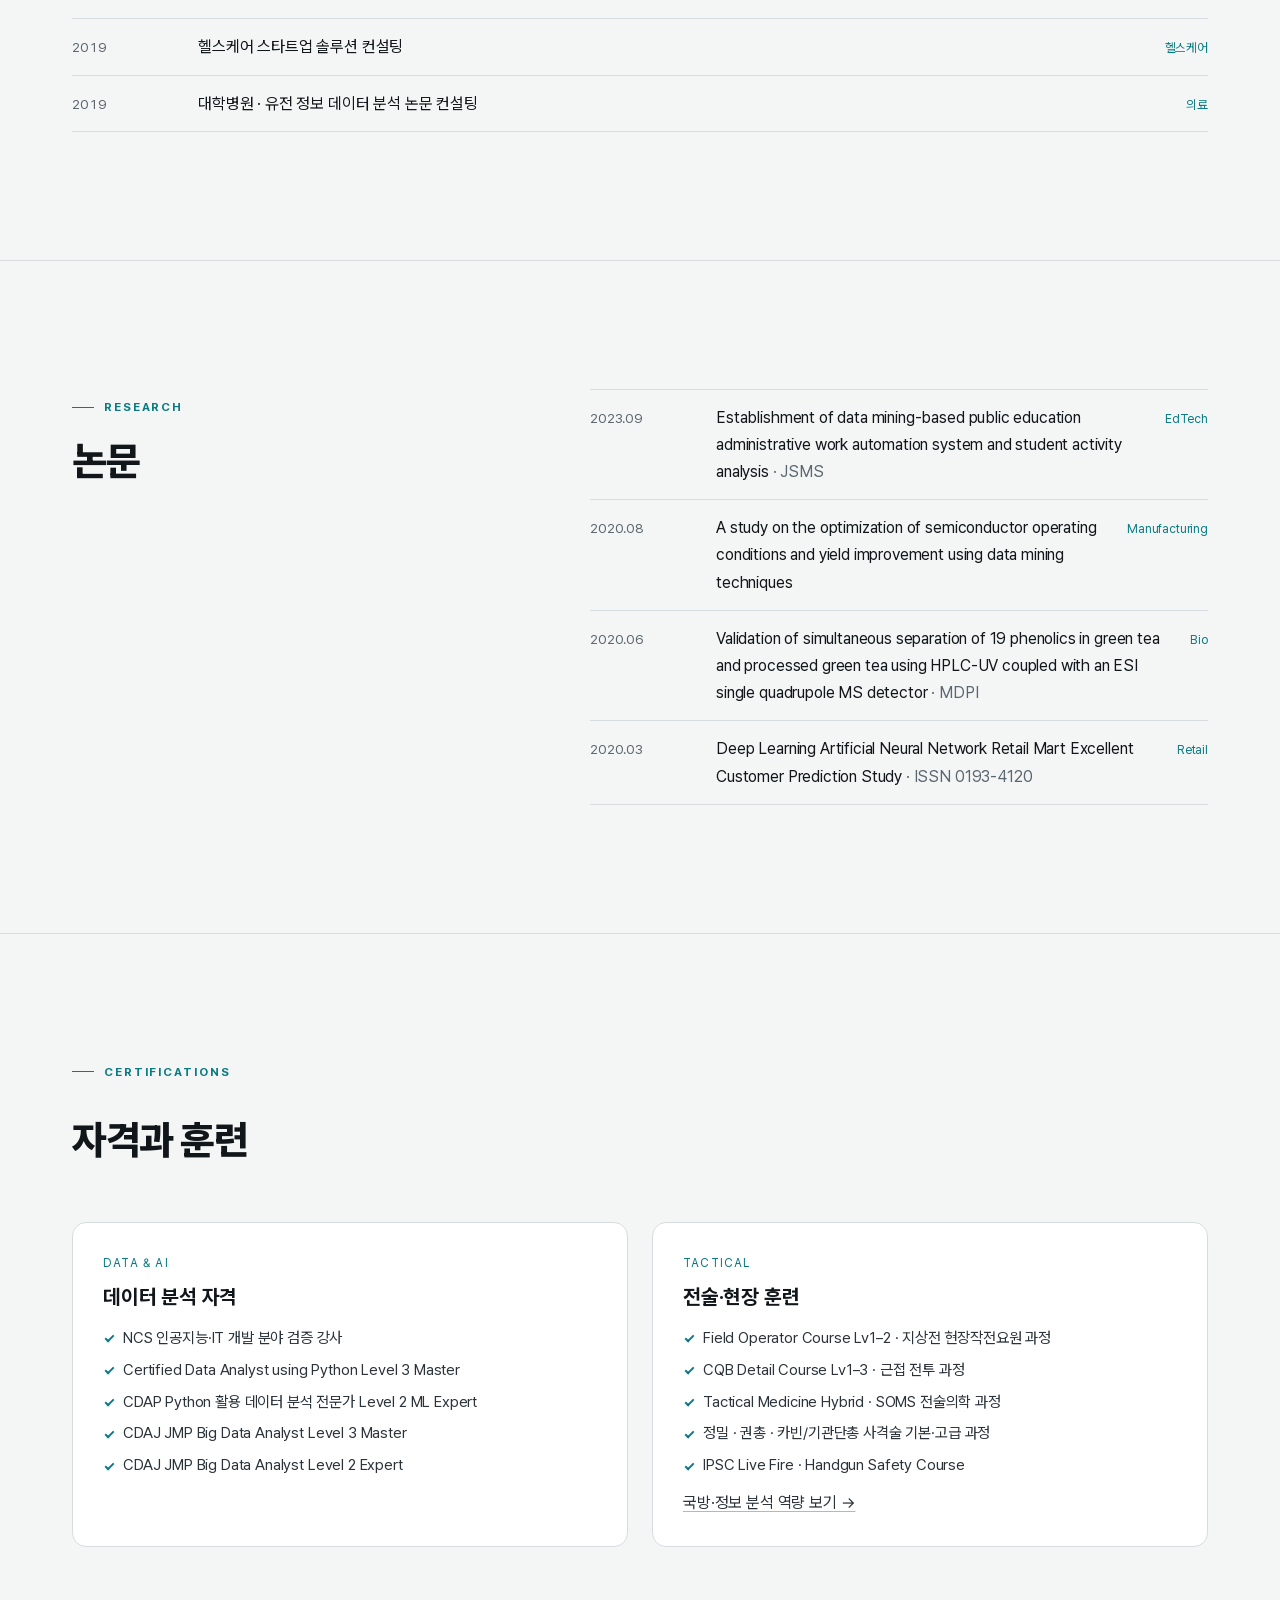
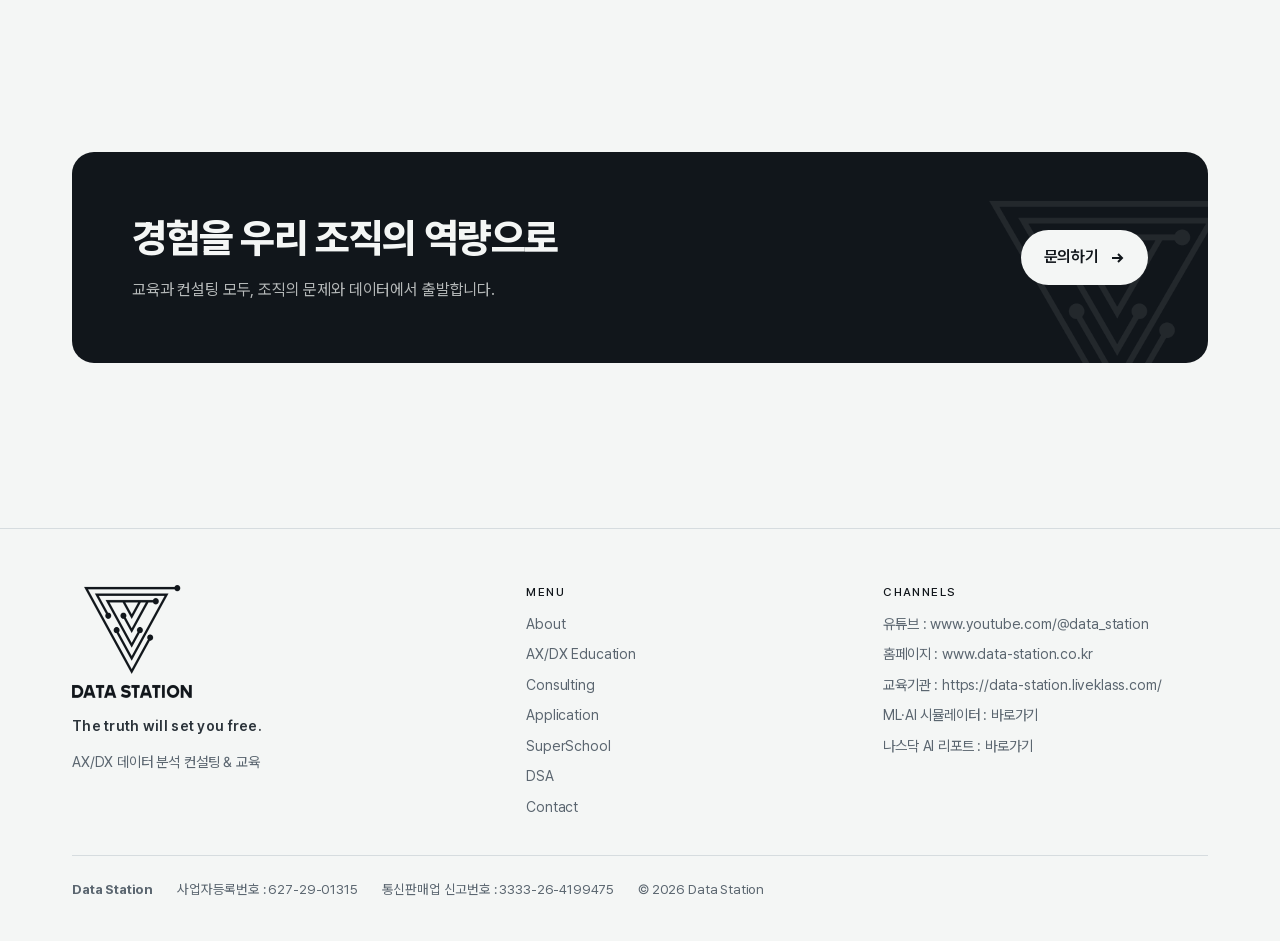
<file: about.html>
<!doctype html>
<html lang="ko" data-theme="light" class="no-js">
<head>
<meta charset="utf-8">
<meta name="viewport" content="width=device-width, initial-scale=1">
<title>About — Data Station</title>
<meta name="description" content="제조·금융·의료·공공·국방 현장의 데이터 분석 경험을 교육과 컨설팅으로 잇는 데이터 스테이션의 이력, 프로젝트, 연구, 자격 사항.">
<link rel="canonical" href="https://www.data-station.co.kr/about.html">
<meta property="og:type" content="website">
<meta property="og:site_name" content="Data Station">
<meta property="og:title" content="About — Data Station">
<meta property="og:description" content="제조·금융·의료·공공·국방 현장의 데이터 분석 경험을 교육과 컨설팅으로 잇는 데이터 스테이션의 이력, 프로젝트, 연구, 자격 사항.">
<meta property="og:url" content="https://www.data-station.co.kr/about.html">
<meta property="og:image" content="https://www.data-station.co.kr/assets/img/brand/og.png">
<meta name="twitter:card" content="summary_large_image">
<meta name="theme-color" content="#0b0e11">
<link rel="icon" type="image/png" href="assets/img/brand/favicon.png">
<link rel="apple-touch-icon" href="assets/img/brand/apple-touch-icon.png">
<script>
(function(){try{var t=localStorage.getItem('ds-theme');if(!t){t=window.matchMedia&&window.matchMedia('(prefers-color-scheme: dark)').matches?'dark':'light'}document.documentElement.setAttribute('data-theme',t)}catch(e){}})();
</script>
<link rel="stylesheet" href="assets/fonts/pretendard/pretendard.css">
<link rel="stylesheet" href="assets/css/style.css">
</head>
<body>
<a class="skip" href="#main">본문 바로가기</a>
<header class="site-header">
  <div class="wrap">
    <a class="brand" href="index.html" aria-label="Data Station 홈"><img class="brand-logo" src="assets/img/brand/logo-white.png" alt="" width="34" height="30"><span class="brand-name">Data Station</span></a>
    <nav class="nav" id="site-nav" aria-label="주 메뉴">
      <a href="index.html">Home</a>
      <a href="about.html" aria-current="page">About</a>
      <a href="education.html">AX/DX Education</a>
      <a href="consulting.html">Consulting</a>
      <a href="application.html">Application</a>
      <a href="superschool.html">SuperSchool</a>
      <a href="dsa.html">DSA</a>
      <a href="contact.html" class="nav-cta">Contact</a>
    </nav>
    <button class="icon-btn theme-toggle" type="button" aria-label="야간 모드로 전환"><svg class="i-moon" viewBox="0 0 24 24" fill="none" stroke="currentColor" stroke-width="2" stroke-linecap="round" stroke-linejoin="round" aria-hidden="true"><path d="M21 12.8A9 9 0 1 1 11.2 3a7 7 0 0 0 9.8 9.8z"/></svg><svg class="i-sun" viewBox="0 0 24 24" fill="none" stroke="currentColor" stroke-width="2" stroke-linecap="round" aria-hidden="true"><circle cx="12" cy="12" r="4"/><path d="M12 2v2M12 20v2M4.9 4.9l1.4 1.4M17.7 17.7l1.4 1.4M2 12h2M20 12h2M4.9 19.1l1.4-1.4M17.7 6.3l1.4-1.4"/></svg></button>
    <button class="icon-btn menu-toggle" type="button" aria-label="메뉴 열기" aria-expanded="false" aria-controls="site-nav"><svg viewBox="0 0 24 24" fill="none" stroke="currentColor" stroke-width="2" stroke-linecap="round" aria-hidden="true"><path d="M4 7h16M4 12h16M4 17h16"/></svg></button>
  </div>
</header>
<main id="main">
<section class="page-hero">
  <span class="page-hero__mark" aria-hidden="true"></span>
  <div class="wrap">
    <p class="eyebrow">About</p>
    <h1 class="display">데이터는 사실을 말하고, 사실은 더 나은 결정을 만듭니다.</h1>
    <p class="lead">데이터 스테이션은 데이터 분석·AI 교육과 컨설팅을 하는 회사입니다. 제조·금융·의료·공공·국방 현장에서 쌓은 분석 경험을 교육 과정으로 옮기고, 교육 현장에서 다듬은 방법론을 다시 컨설팅에 적용합니다. 같은 방법론으로 게임, AI 교육 도구, 분석 시스템, 대시보드를 직접 기획·개발해 운영합니다.</p>
    <nav class="anchor-nav" aria-label="페이지 내 이동">
      <a href="#build">개발 역량</a><a href="#history">이력</a><a href="#projects">프로젝트</a><a href="#research">논문</a><a href="#certs">자격</a>
    </nav>
  </div>
</section>

<section class="section">
  <div class="wrap">
    <div class="facts reveal">
      <div class="fact"><div class="n">2018</div><div class="l">기업·기관 출강 시작</div></div>
      <div class="fact"><div class="n">50<small>+</small></div><div class="l">출강 과정 (기업·공공·대학)</div></div>
      <div class="fact"><div class="n">22</div><div class="l">컨설팅·기획·개발 프로젝트</div></div>
      <div class="fact"><div class="n">6</div><div class="l">직접 개발·운영한 서비스</div></div>
    </div>

    <div class="split mt-l">
      <div class="reveal">
        <p class="eyebrow">Our motto</p>
        <img class="motto-sign on-light" src="assets/img/brand/signature-dark.png" alt="Data Station 로고와 모토 — The truth will set you free" width="360" height="321"><img class="motto-sign on-dark" src="assets/img/brand/signature-white.png" alt="" width="360" height="321">
        <p class="lead mt-m">추측이 아니라 데이터로 확인한 사실이 조직을 더 자유롭게 움직이게 한다고 믿습니다. 그래서 우리는 화려한 모델보다 정확한 문제 정의와 정직한 해석을 먼저 가르칩니다.</p>
      </div>
      <div class="grid g2 reveal">
        <div class="card"><span class="card__kicker">Consulting</span><h3 class="h3">데이터 분석 컨설팅</h3><p>품질 개선·공정 최적화, 수요·수주 예측, 고객 타겟 마케팅·추천, 의료 데이터, 입시·국방·정책 분석</p></div>
        <a class="card card--link" href="application.html"><span class="card__kicker">Application</span><h3 class="h3">서비스 기획·개발</h3><p>모바일 게임, AI 교육 시뮬레이터, 멀티 에이전트 분석 시스템, 데이터 대시보드, 기관 홈페이지를 직접 개발·운영</p><span class="more">서비스 보기 →</span></a>
        <div class="card"><span class="card__kicker">Education</span><h3 class="h3">데이터·AI 교육</h3><p>기업·공공기관·병원·대학 대상 프로젝트 중심 직무 교육과 KDT 과정 설계·운영</p></div>
        <div class="card"><span class="card__kicker">Stack</span><h3 class="h3">보유 기술</h3><p>Python · R · SQL · JMP · TensorFlow/Keras · Hugging Face · React Native(Expo) · TypeScript · Supabase · LLM 멀티 에이전트</p></div>
      </div>
    </div>
  </div>
</section>

<section class="section section--line" id="build">
  <div class="wrap split">
    <div class="reveal">
      <p class="eyebrow">Build</p>
      <h2 class="h2">강의하는 사람이, <br>직접 만듭니다.</h2>
      <p class="lead mt-m">교육과 컨설팅에서 말하는 원칙, 문제를 먼저 정의하고 도구는 그다음에 고른다는 원칙을 실제 서비스 개발에 그대로 적용합니다. 직접 만들고 운영해 본 경험이 다시 강의와 컨설팅의 사례가 됩니다.</p>
      <p class="mt-m"><a class="btn btn--ghost" href="application.html">Application 보기 <svg viewBox="0 0 16 16" fill="none" stroke="currentColor" stroke-width="2" aria-hidden="true"><path d="M3 8h10M9 4l4 4-4 4"/></svg></a></p>
    </div>
    <ul class="rows reveal">
      <li><span class="y">Game</span><span class="t"><a href="application.html#game">Neon Station</a> <span>· 사이버펑크 도트 방치형 RPG, Expo · Supabase</span></span><span class="c">비공개 테스트</span></li>
      <li><span class="y">EdTech</span><span class="t"><a href="application.html#simulator">ML &amp; AI 모형 시뮬레이터</a> <span>· 7개 분야 51개 실습 도구</span></span><span class="c">운영 중</span></li>
      <li><span class="y">FinTech</span><span class="t"><a href="application.html#stock">나스닥 종목 추천 시스템</a> <span>· 14개 AI 에이전트, 주 2회 발행</span></span><span class="c">운영 중</span></li>
      <li><span class="y">Content</span><span class="t"><a href="application.html#webtoon">웹툰 분석 시스템</a> <span>· 독자 반응 진단 대시보드</span></span><span class="c">운영 중</span></li>
      <li><span class="y">Web</span><span class="t"><a href="application.html#church">기독교 소개 사이트</a> <span>· 복음 소개 · 교회 지도 · 온라인 캠퍼스</span></span><span class="c">운영 중</span></li>
      <li><span class="y">Defense</span><span class="t"><a href="application.html#defense">군 통신 데이터 링크 대시보드</a> <span>· 역할별 전술상황인식 화면 설계</span></span><span class="c">NDA</span></li>
    </ul>
  </div>
</section>

<section class="section section--line" id="history">
  <div class="wrap split">
    <div class="reveal">
      <p class="eyebrow">History</p>
      <h2 class="h2">대표 컨설턴트 이력</h2>
      <p class="lead mt-m">데이터 분석 강의와 기업 컨설팅을 함께 해 온 경력이 데이터 스테이션의 바탕입니다.</p>
    </div>
    <ol class="timeline reveal">
      <li><div class="when">2023 — 현재</div><div class="what">Data Station 대표</div><div class="desc">데이터 분석 교육, 컨설팅, AI 서비스·게임 개발</div></li>
      <li><div class="when">2022 — 현재</div><div class="what">㈜슈퍼스쿨 AI 연구소 총괄 · 이사</div><div class="desc">에듀테크 서비스 기획과 데이터·AI 기능 개발</div></li>
      <li><div class="when">2018 — 2024</div><div class="what">POSCO 인재창조원 데이터 혁신그룹 자문교수</div><div class="desc">청년 AI·Big Data 아카데미 프로젝트 과정 겸임교수</div></li>
      <li><div class="when">2017 — 2023</div><div class="what">㈜이노밸류파트너즈 수석</div><div class="desc">데이터 분석 강의와 기업 컨설팅</div></li>
      <li><div class="when">Partner</div><div class="what">SAS JMP Korea 공식 Training Partner</div><div class="desc">JMP 기반 통계·품질 분석 교육</div></li>
      <li><div class="when">Instructor</div><div class="what">NCS 인공지능 분야 검증 강사</div><div class="desc">K-디지털 트레이닝 등 직업훈련 과정 강의</div></li>
      <li><div class="when">Education</div><div class="what">고려대학교 컴퓨터정보통신대학원 공학 석사</div><div class="desc">물리학과 이학 학사</div></li>
      <li><div class="when">Channel</div><div class="what">유튜브 &lsquo;데이터 스테이션&rsquo; 채널 운영</div><div class="desc">클래스101 · 데이터 사이언스 캠퍼스 온라인 강의</div></li>
    </ol>
  </div>
</section>

<section class="section section--line" id="projects">
  <div class="wrap">
    <div class="section-head reveal">
      <p class="eyebrow">Projects</p>
      <h2 class="h2">컨설팅·서비스 기획·개발 이력</h2>
      <p class="lead">주요 사례는 <a href="consulting.html">컨설팅</a> 페이지에서, 직접 개발한 서비스는 <a href="application.html">Application</a> 페이지에서 확인할 수 있습니다.</p>
    </div>
    <ul class="rows reveal">
      <li><span class="y">2026</span><span class="t">사이버펑크 도트 방치형 RPG &lsquo;Neon Station&rsquo; 자체 개발 · Google Play 비공개 테스트</span><span class="c">게임·개발</span></li>
      <li><span class="y">2026</span><span class="t">기독교 단체 · 복음 소개 사이트와 전국 교회 지도 개발</span><span class="c">웹·개발</span></li>
      <li><span class="y">2026</span><span class="t">Machine Learning &amp; AI 모형 시뮬레이터 51종 개발 · 교육 현장 적용</span><span class="c">에듀테크·개발</span></li>
      <li><span class="y">2026</span><span class="t">14개 AI 에이전트 기반 나스닥 종목 추천 리포트 시스템 구축·운영</span><span class="c">금융·AI</span></li>
      <li><span class="y">2026</span><span class="t">방산 통신 기업 · 통신 장비 데이터 기반 전술상황인식 대시보드 기획</span><span class="c">국방·통신</span></li>
      <li><span class="y">2026</span><span class="t">군 교육기관 · 생도 맞춤형 교육 홈페이지·LMS 서비스 기획</span><span class="c">국방·교육</span></li>
      <li><span class="y">2026</span><span class="t">웹툰 CP사 · 작가·작품 관리 데이터 대시보드 개발 및 PD 데이터 컨설팅</span><span class="c">콘텐츠</span></li>
      <li><span class="y">2026</span><span class="t">에듀테크 기업 · 등하교 안전 서비스 기획</span><span class="c">에듀테크</span></li>
      <li><span class="y">2026</span><span class="t">에듀테크 기업 · 교사 진로·진학 상담 대시보드 서비스 기획</span><span class="c">에듀테크</span></li>
      <li><span class="y">2025</span><span class="t">에듀테크 기업 · 학생 활동·성적 기반 진로·진학 추천 서비스 기획</span><span class="c">에듀테크</span></li>
      <li><span class="y">2024</span><span class="t">금융 거래 정보 분석을 통한 모의 군사 작전 계획 수립 프로젝트</span><span class="c">국방·정보</span></li>
      <li><span class="y">2024</span><span class="t">전장 상황에서의 군 통신 장비 데이터 분석 및 시스템 구축 컨설팅</span><span class="c">국방·통신</span></li>
      <li><span class="y">2022</span><span class="t">학교 행정업무·학생관리 서비스 애플리케이션 개발 컨설팅</span><span class="c">에듀테크</span></li>
      <li><span class="y">2021</span><span class="t">반도체 부품 제조사 · JSL &amp; Python 업무자동화 파이프라인 구축</span><span class="c">제조</span></li>
      <li><span class="y">2021</span><span class="t">국방·안보 관련 대군 신뢰도 기사 자동 분석 시스템</span><span class="c">국방·NLP</span></li>
      <li><span class="y">2020</span><span class="t">척추 전문 병원 · 영상 데이터 분석 및 수술 후 재발 환자 예측 모형 구축</span><span class="c">의료</span></li>
      <li><span class="y">2020</span><span class="t">스타트업 솔루션 컨설팅·자문</span><span class="c">스타트업</span></li>
      <li><span class="y">2019</span><span class="t">석유화학 기업 · EVA 품질 공정 데이터 최적화</span><span class="c">제조</span></li>
      <li><span class="y">2019</span><span class="t">소셜커머스 재고관리 시스템 업무 자동화 프로세스</span><span class="c">유통</span></li>
      <li><span class="y">2019</span><span class="t">아트펀드 경매 데이터 수집 프로그램 설계</span><span class="c">금융</span></li>
      <li><span class="y">2019</span><span class="t">헬스케어 스타트업 솔루션 컨설팅</span><span class="c">헬스케어</span></li>
      <li><span class="y">2019</span><span class="t">대학병원 · 유전 정보 데이터 분석 논문 컨설팅</span><span class="c">의료</span></li>
    </ul>
  </div>
</section>

<section class="section section--line" id="research">
  <div class="wrap split">
    <div class="reveal">
      <p class="eyebrow">Research</p>
      <h2 class="h2">논문</h2>
    </div>
    <ul class="rows reveal">
      <li><span class="y">2023.09</span><span class="t">Establishment of data mining-based public education administrative work automation system and student activity analysis <span>· JSMS</span></span><span class="c">EdTech</span></li>
      <li><span class="y">2020.08</span><span class="t">A study on the optimization of semiconductor operating conditions and yield improvement using data mining techniques</span><span class="c">Manufacturing</span></li>
      <li><span class="y">2020.06</span><span class="t">Validation of simultaneous separation of 19 phenolics in green tea and processed green tea using HPLC-UV coupled with an ESI single quadrupole MS detector <span>· MDPI</span></span><span class="c">Bio</span></li>
      <li><span class="y">2020.03</span><span class="t">Deep Learning Artificial Neural Network Retail Mart Excellent Customer Prediction Study <span>· ISSN 0193-4120</span></span><span class="c">Retail</span></li>
    </ul>
  </div>
</section>

<section class="section section--line" id="certs">
  <div class="wrap">
    <div class="section-head reveal">
      <p class="eyebrow">Certifications</p>
      <h2 class="h2">자격과 훈련</h2>
    </div>
    <div class="grid g2">
      <div class="card reveal">
        <span class="card__kicker">Data &amp; AI</span>
        <h3 class="h3">데이터 분석 자격</h3>
        <ul class="ticks">
          <li>NCS 인공지능·IT 개발 분야 검증 강사</li>
          <li>Certified Data Analyst using Python Level 3 Master</li>
          <li>CDAP Python 활용 데이터 분석 전문가 Level 2 ML Expert</li>
          <li>CDAJ JMP Big Data Analyst Level 3 Master</li>
          <li>CDAJ JMP Big Data Analyst Level 2 Expert</li>
        </ul>
      </div>
      <div class="card reveal">
        <span class="card__kicker">Tactical</span>
        <h3 class="h3">전술·현장 훈련</h3>
        <ul class="ticks">
          <li>Field Operator Course Lv1–2 · 지상전 현장작전요원 과정</li>
          <li>CQB Detail Course Lv1–3 · 근접 전투 과정</li>
          <li>Tactical Medicine Hybrid · SOMS 전술의학 과정</li>
          <li>정밀 · 권총 · 카빈/기관단총 사격술 기본·고급 과정</li>
          <li>IPSC Live Fire · Handgun Safety Course</li>
        </ul>
        <p class="mt-s"><a href="consulting.html#defense">국방·정보 분석 역량 보기 →</a></p>
      </div>
    </div>
  </div>
</section>

<section class="section--tight">
  <div class="wrap">
    <div class="cta-band reveal">
      <div>
        <h2 class="h2">경험을 우리 조직의 역량으로</h2>
        <p>교육과 컨설팅 모두, 조직의 문제와 데이터에서 출발합니다.</p>
      </div>
      <a class="btn btn--primary" href="contact.html">문의하기 <svg viewBox="0 0 16 16" fill="none" stroke="currentColor" stroke-width="2" aria-hidden="true"><path d="M3 8h10M9 4l4 4-4 4"/></svg></a>
    </div>
  </div>
</section>
</main>
<footer class="site-footer">
  <div class="wrap">
    <div class="top">
      <div>
        <a href="index.html" aria-label="Data Station 홈"><img class="foot-logo on-light" src="assets/img/brand/lockup-dark.png" alt="Data Station 로고" width="120" height="113"><img class="foot-logo on-dark" src="assets/img/brand/lockup-white.png" alt="" width="120" height="113"></a>
        <p class="motto-f">The truth will set you free.</p>
        <p class="mt-s">AX/DX 데이터 분석 컨설팅 &amp; 교육</p>
      </div>
      <div>
        <h4>Menu</h4>
        <ul>
          <li><a href="about.html">About</a></li>
          <li><a href="education.html">AX/DX Education</a></li>
          <li><a href="consulting.html">Consulting</a></li>
          <li><a href="application.html">Application</a></li>
          <li><a href="superschool.html">SuperSchool</a></li>
          <li><a href="dsa.html">DSA</a></li>
          <li><a href="contact.html">Contact</a></li>
        </ul>
      </div>
      <div>
        <h4>Channels</h4>
        <ul>
          <li>유튜브 : <a href="https://www.youtube.com/@data_station" target="_blank" rel="noopener">www.youtube.com/@data_station</a></li>
          <li>홈페이지 : <a href="https://www.data-station.co.kr">www.data-station.co.kr</a></li>
          <li>교육기관 : <a href="https://data-station.liveklass.com/" target="_blank" rel="noopener">https://data-station.liveklass.com/</a></li>
          <li>ML·AI 시뮬레이터 : <a href="https://hanarostation.github.io/ml_ai_simulators/" target="_blank" rel="noopener">바로가기</a></li>
          <li>나스닥 AI 리포트 : <a href="https://hanarostation.github.io/stock/#reports" target="_blank" rel="noopener">바로가기</a></li>
        </ul>
      </div>
    </div>
    <div class="biz">
      <span><strong>Data Station</strong></span>
      <span>사업자등록번호 : 627-29-01315</span>
      <span>통신판매업 신고번호 : 3333-26-4199475</span>
      <span>&copy; <span id="year">2026</span> Data Station</span>
    </div>
  </div>
</footer>
<script src="assets/js/main.js" defer></script>
</body>
</html>
</file>
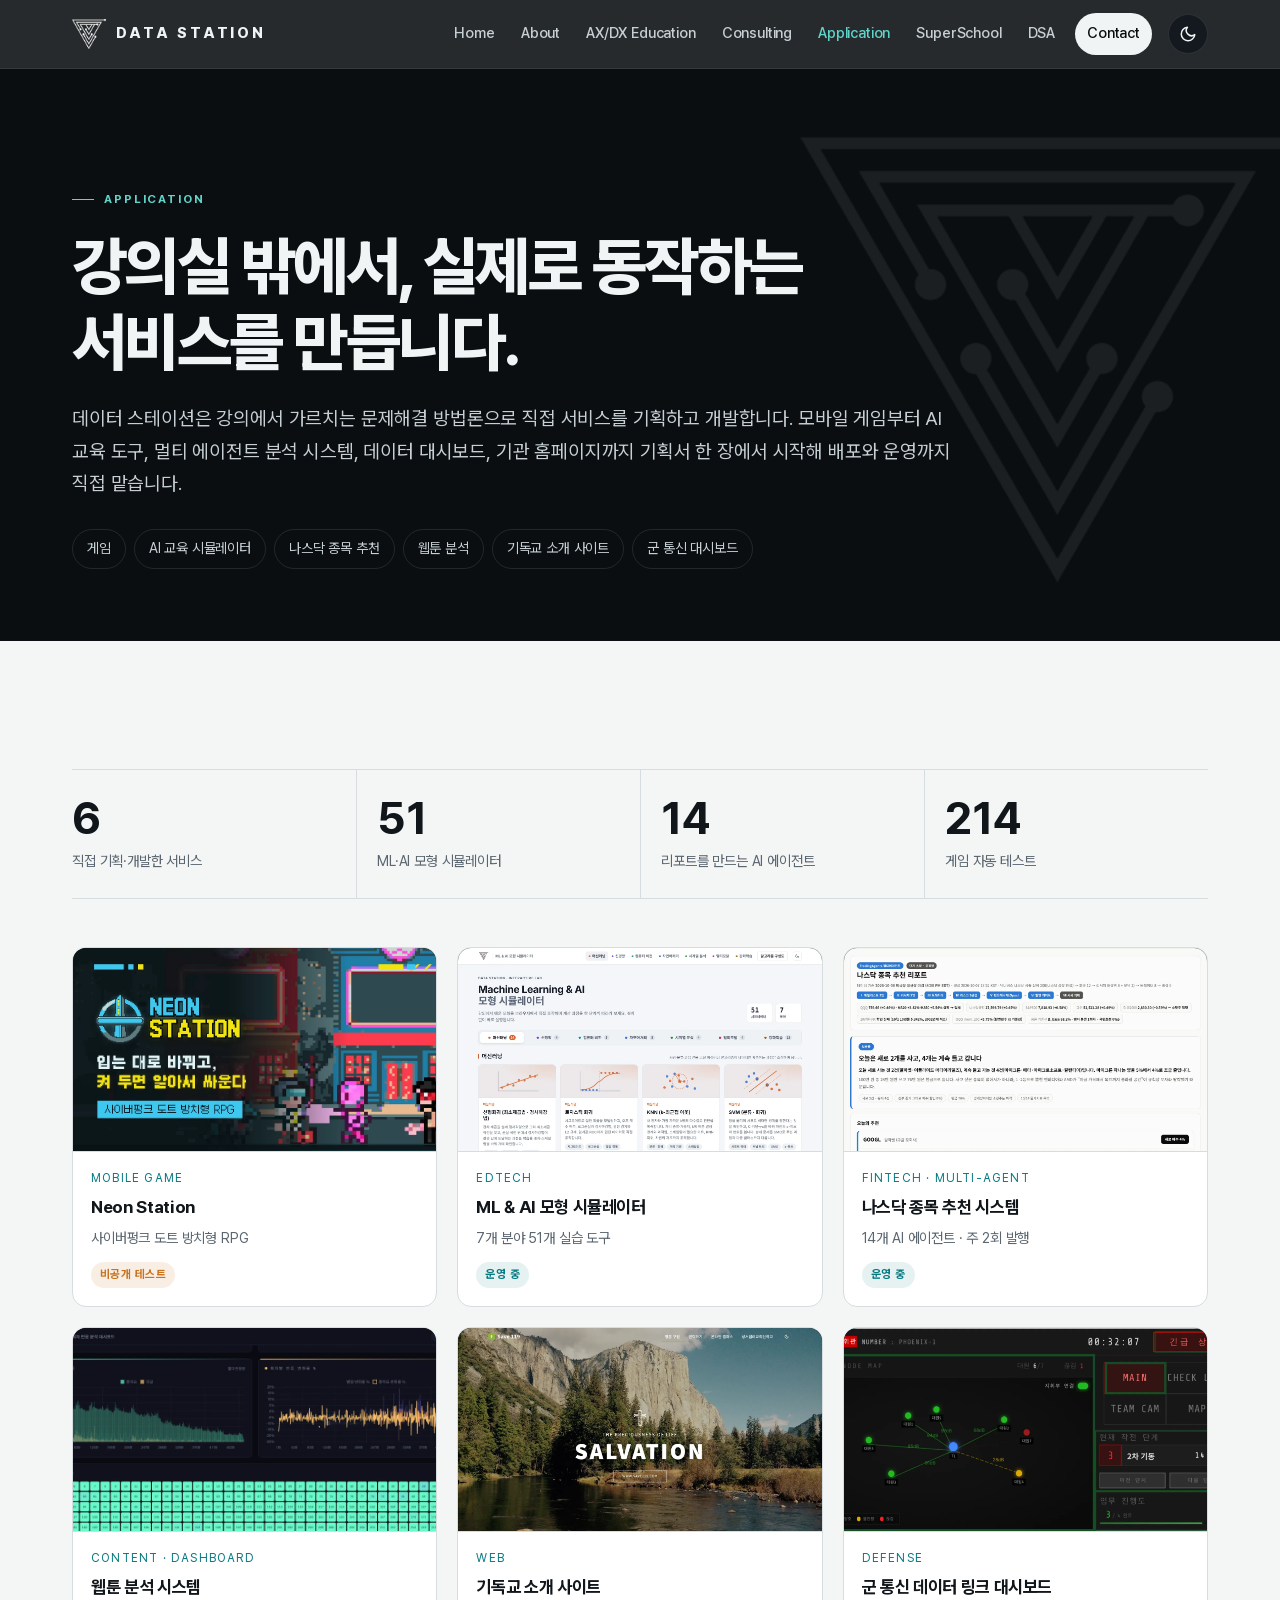
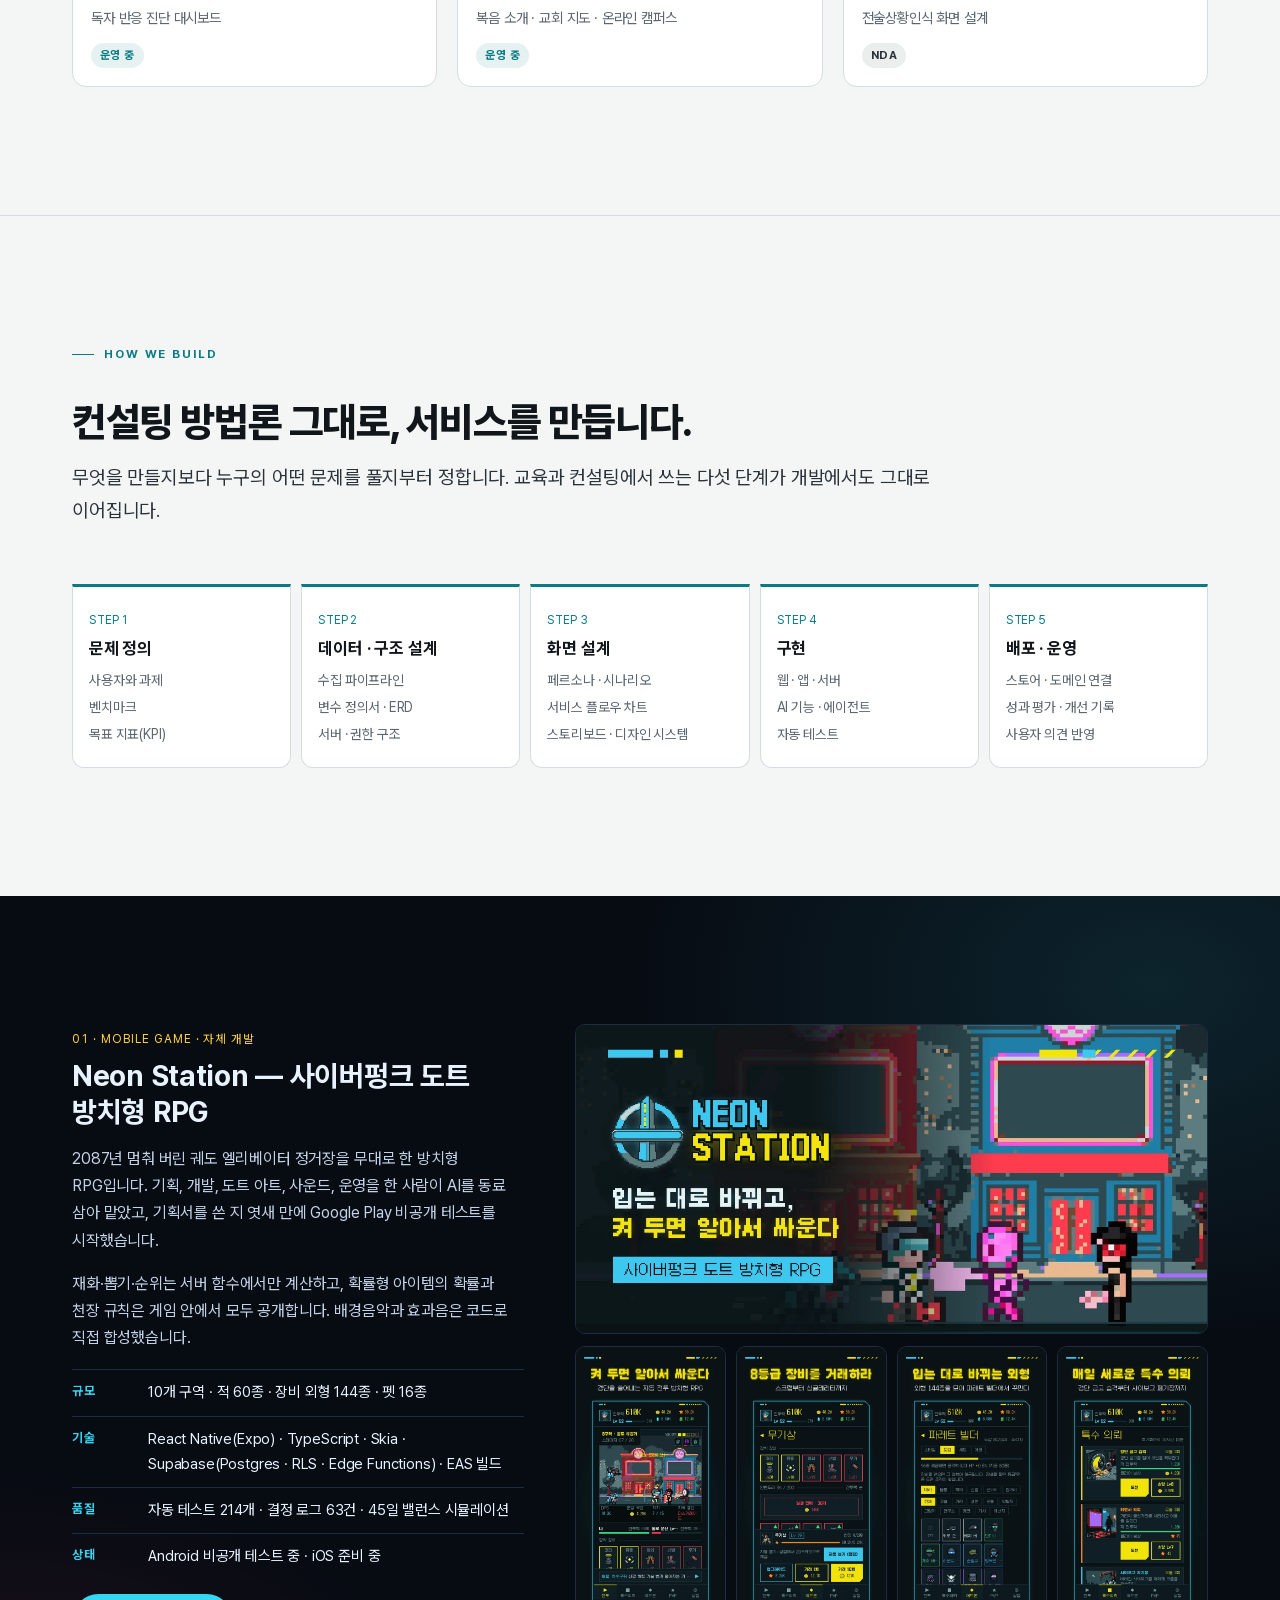
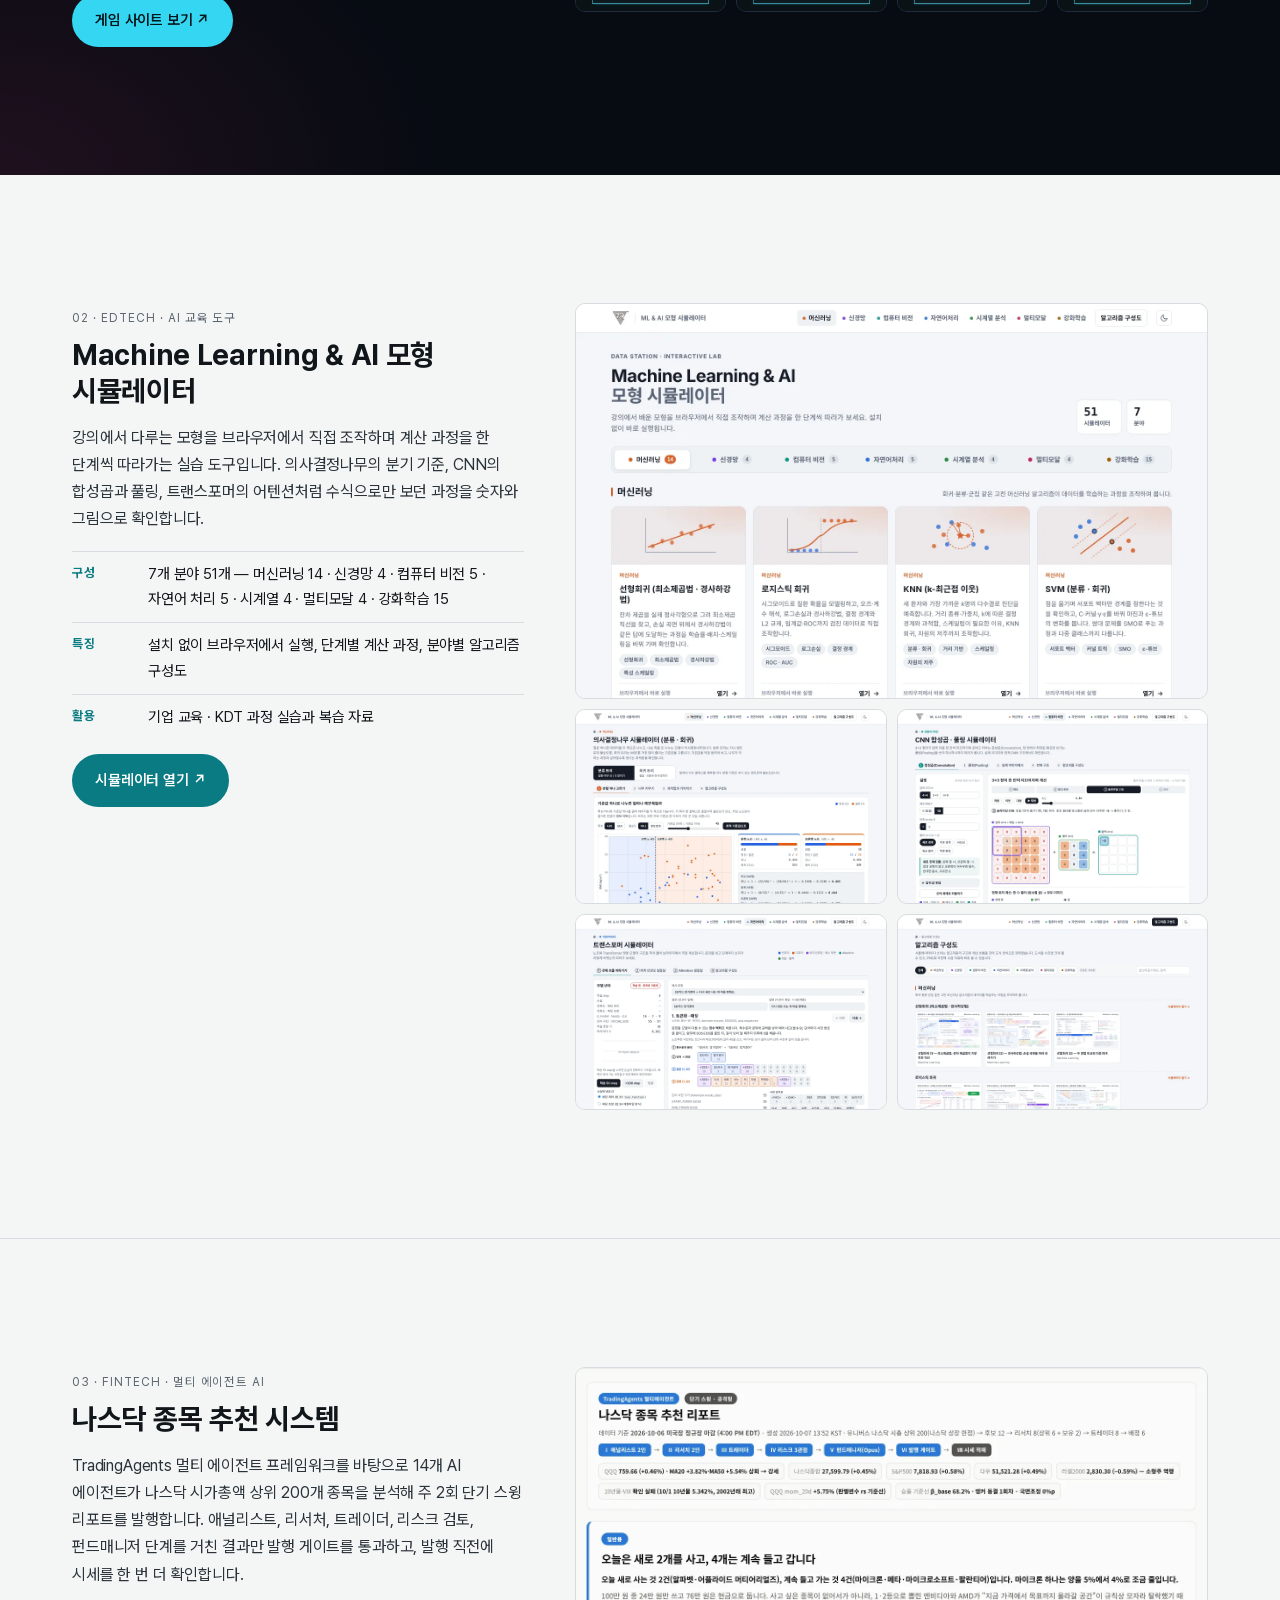
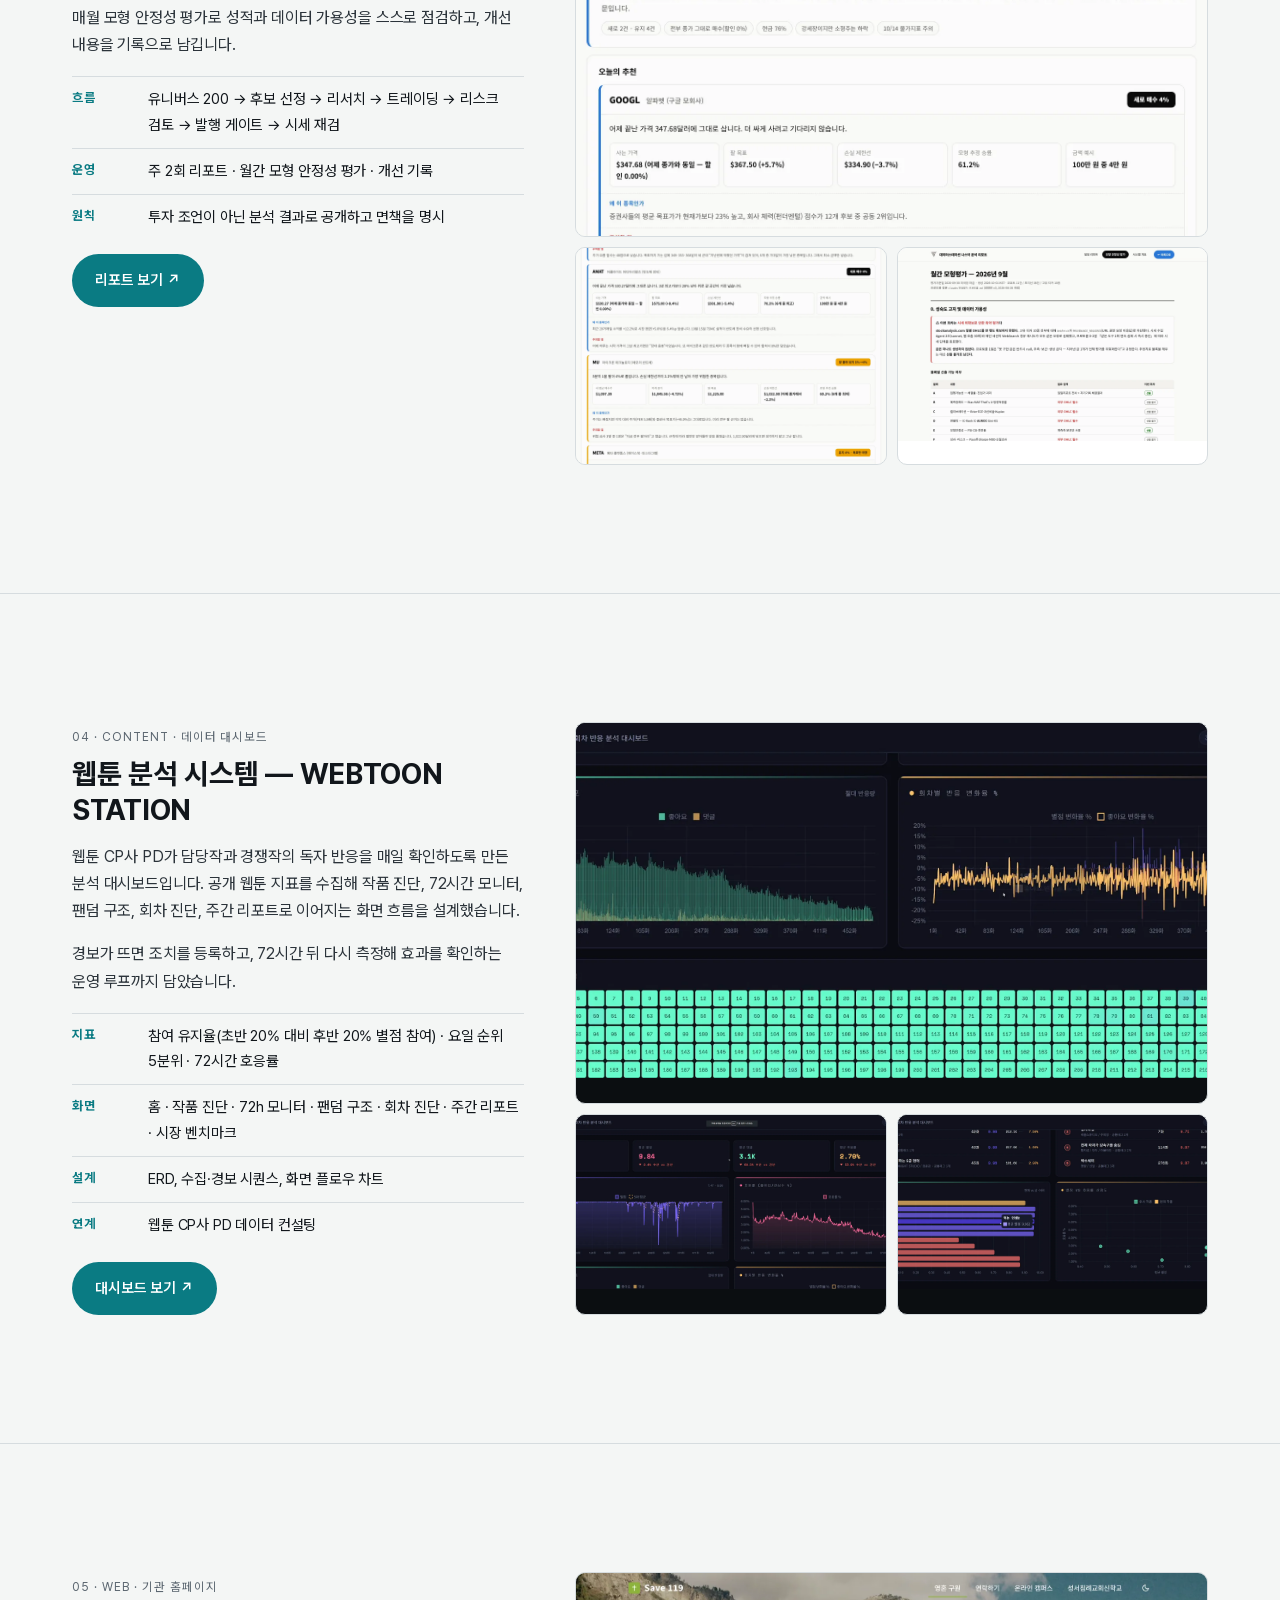
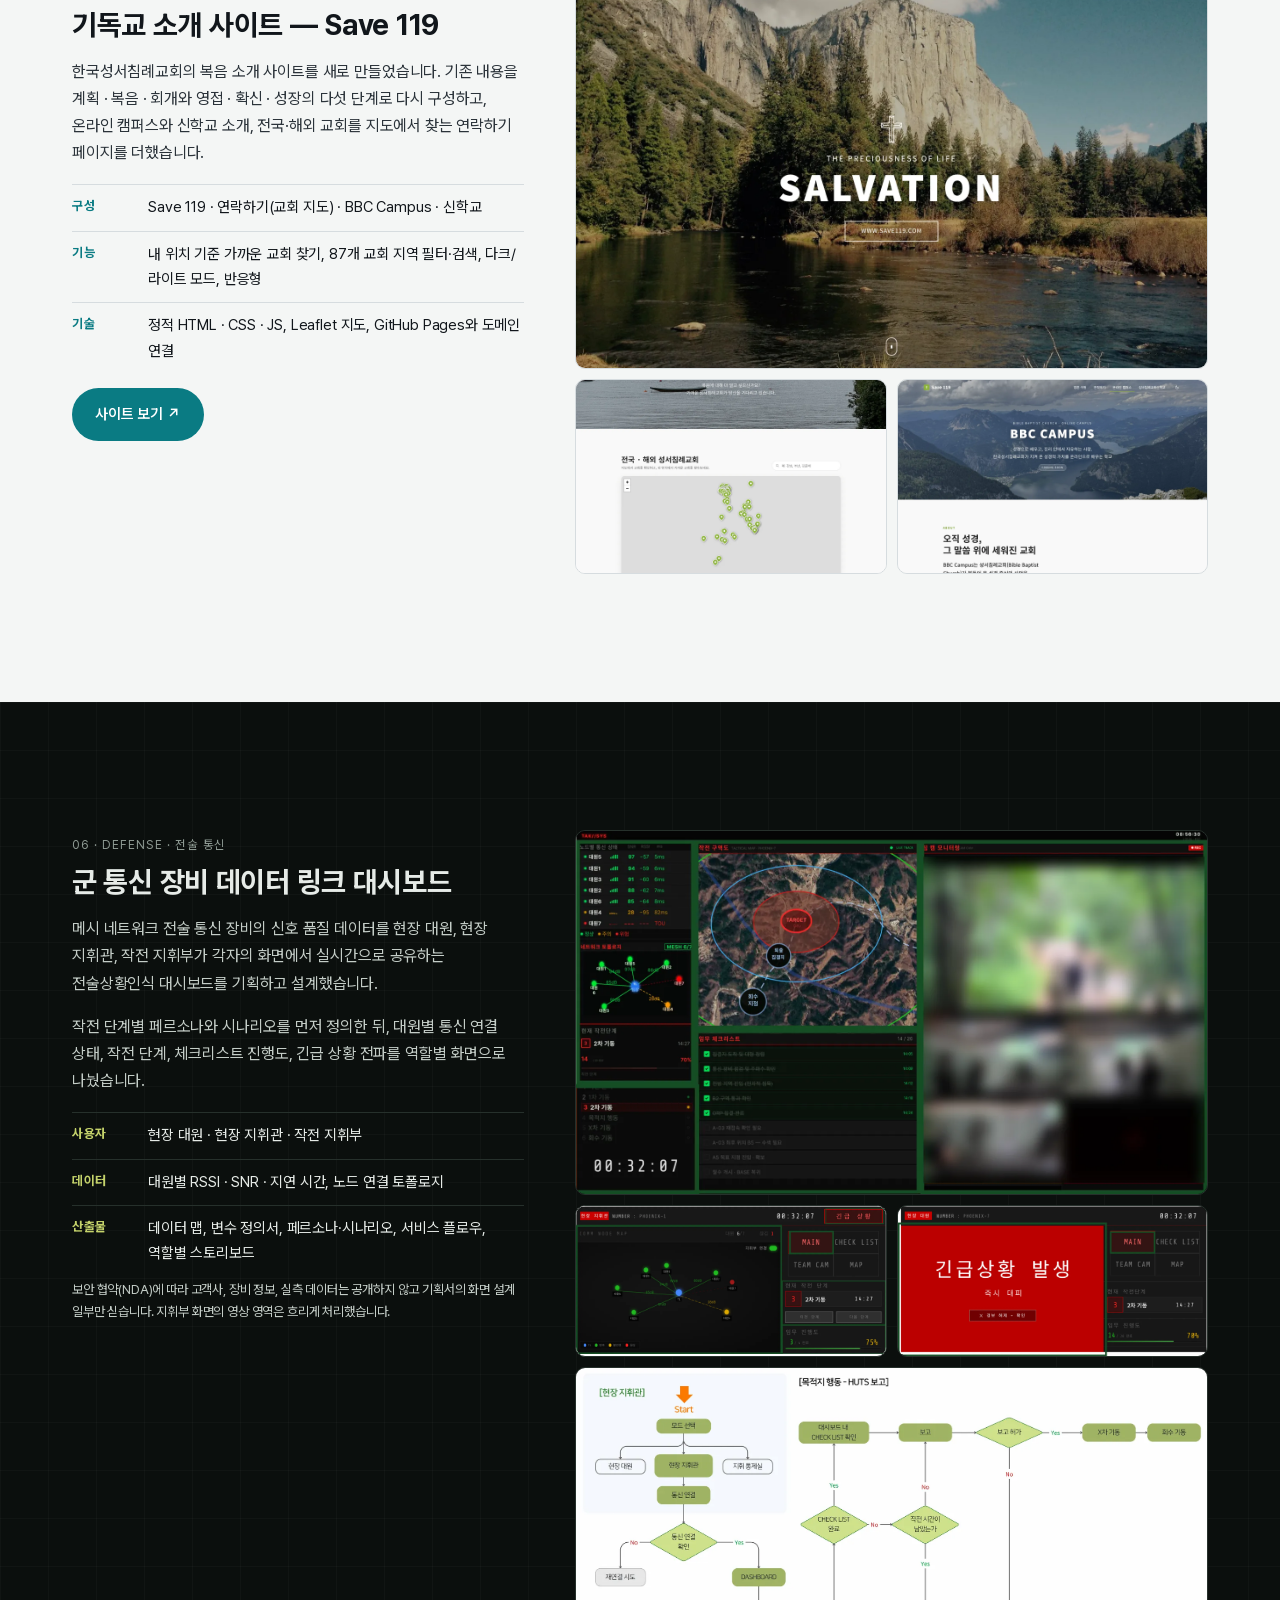
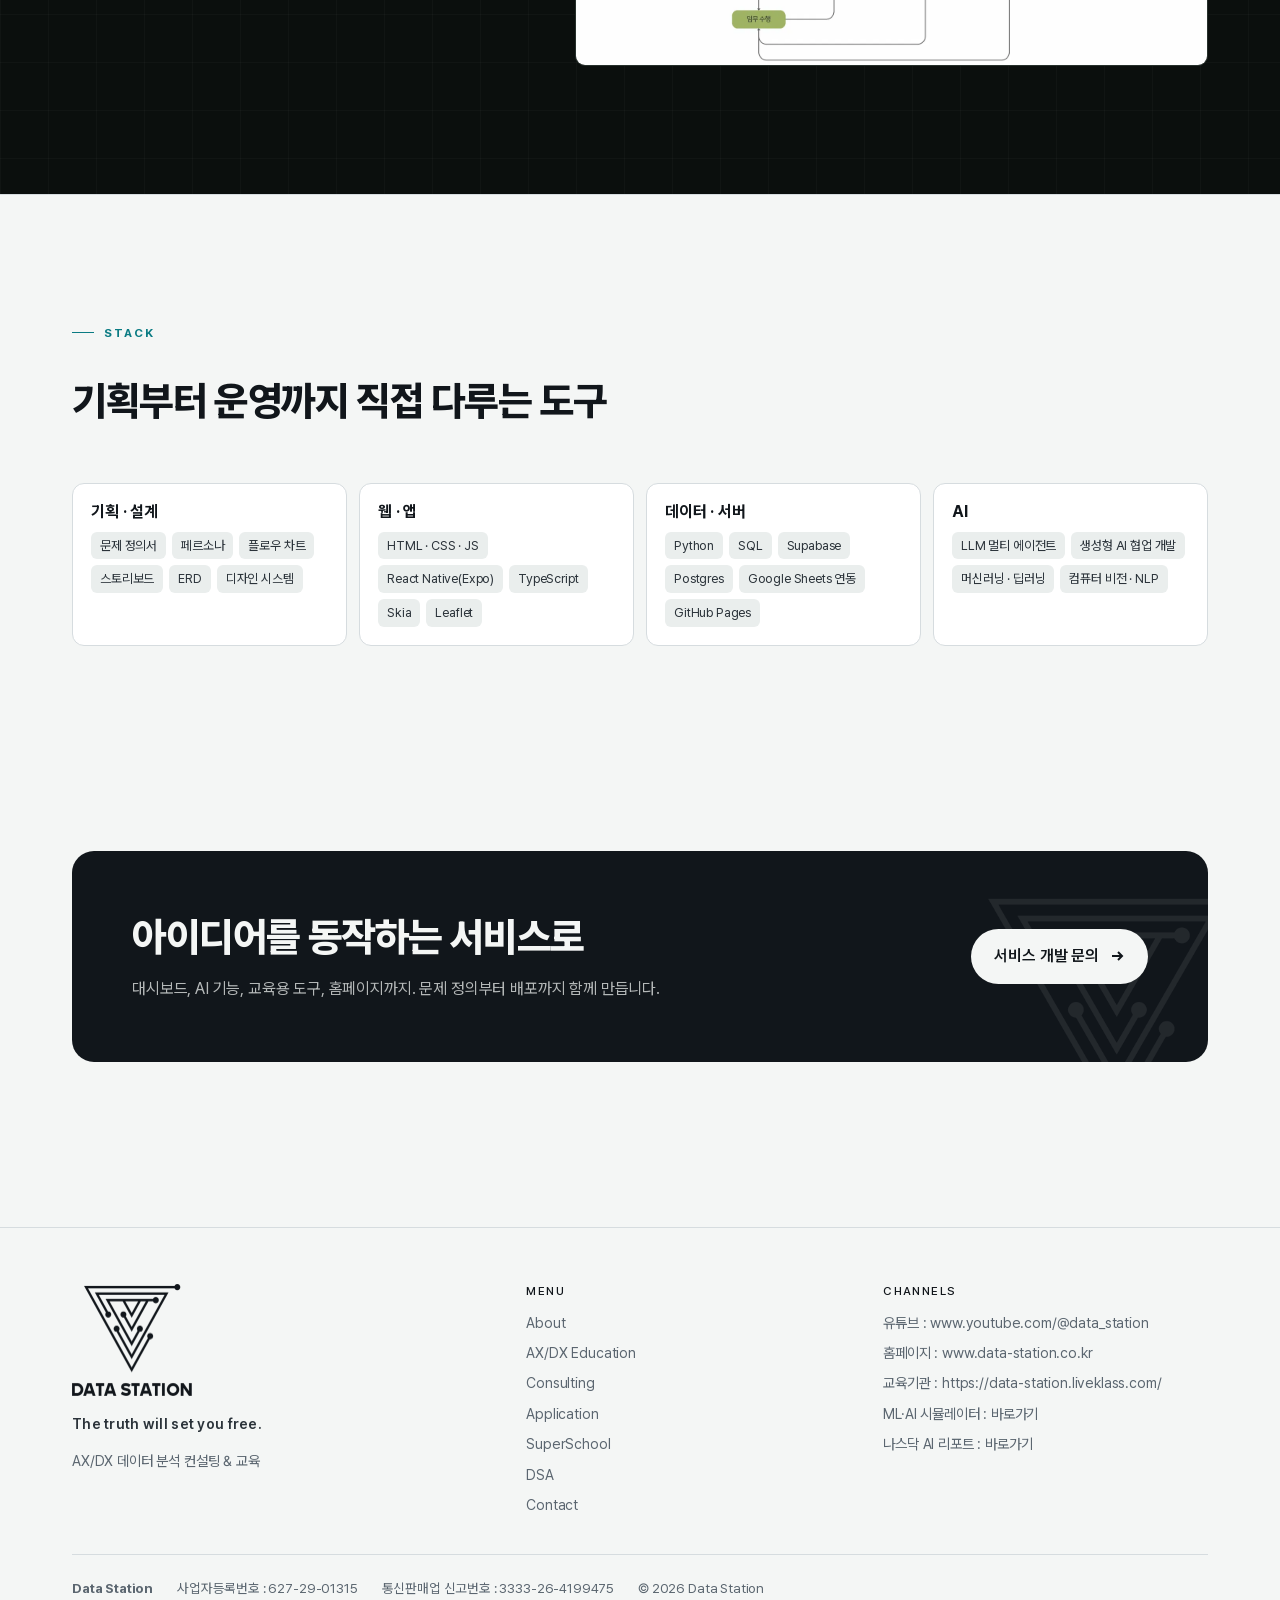
<file: application.html>
<!doctype html>
<html lang="ko" data-theme="light" class="no-js">
<head>
<meta charset="utf-8">
<meta name="viewport" content="width=device-width, initial-scale=1">
<title>Application — Data Station</title>
<meta name="description" content="게임, AI 교육 시뮬레이터, 멀티 에이전트 나스닥 추천 시스템, 웹툰 분석 대시보드, 기관 홈페이지, 전술 통신 대시보드까지. 데이터 스테이션이 직접 기획하고 개발한 서비스를 소개합니다.">
<link rel="canonical" href="https://www.data-station.co.kr/application.html">
<meta property="og:type" content="website">
<meta property="og:site_name" content="Data Station">
<meta property="og:title" content="Application — Data Station">
<meta property="og:description" content="게임, AI 교육 시뮬레이터, 멀티 에이전트 나스닥 추천 시스템, 웹툰 분석 대시보드, 기관 홈페이지, 전술 통신 대시보드까지. 데이터 스테이션이 직접 기획하고 개발한 서비스를 소개합니다.">
<meta property="og:url" content="https://www.data-station.co.kr/application.html">
<meta property="og:image" content="https://www.data-station.co.kr/assets/img/brand/og.png">
<meta name="twitter:card" content="summary_large_image">
<meta name="theme-color" content="#0b0e11">
<link rel="icon" type="image/png" href="assets/img/brand/favicon.png">
<link rel="apple-touch-icon" href="assets/img/brand/apple-touch-icon.png">
<script>
(function(){try{var t=localStorage.getItem('ds-theme');if(!t){t=window.matchMedia&&window.matchMedia('(prefers-color-scheme: dark)').matches?'dark':'light'}document.documentElement.setAttribute('data-theme',t)}catch(e){}})();
</script>
<link rel="stylesheet" href="assets/fonts/pretendard/pretendard.css">
<link rel="stylesheet" href="assets/css/style.css">
</head>
<body>
<a class="skip" href="#main">본문 바로가기</a>
<header class="site-header">
  <div class="wrap">
    <a class="brand" href="index.html" aria-label="Data Station 홈"><img class="brand-logo" src="assets/img/brand/logo-white.png" alt="" width="34" height="30"><span class="brand-name">Data Station</span></a>
    <nav class="nav" id="site-nav" aria-label="주 메뉴">
      <a href="index.html">Home</a>
      <a href="about.html">About</a>
      <a href="education.html">AX/DX Education</a>
      <a href="consulting.html">Consulting</a>
      <a href="application.html" aria-current="page">Application</a>
      <a href="superschool.html">SuperSchool</a>
      <a href="dsa.html">DSA</a>
      <a href="contact.html" class="nav-cta">Contact</a>
    </nav>
    <button class="icon-btn theme-toggle" type="button" aria-label="야간 모드로 전환"><svg class="i-moon" viewBox="0 0 24 24" fill="none" stroke="currentColor" stroke-width="2" stroke-linecap="round" stroke-linejoin="round" aria-hidden="true"><path d="M21 12.8A9 9 0 1 1 11.2 3a7 7 0 0 0 9.8 9.8z"/></svg><svg class="i-sun" viewBox="0 0 24 24" fill="none" stroke="currentColor" stroke-width="2" stroke-linecap="round" aria-hidden="true"><circle cx="12" cy="12" r="4"/><path d="M12 2v2M12 20v2M4.9 4.9l1.4 1.4M17.7 17.7l1.4 1.4M2 12h2M20 12h2M4.9 19.1l1.4-1.4M17.7 6.3l1.4-1.4"/></svg></button>
    <button class="icon-btn menu-toggle" type="button" aria-label="메뉴 열기" aria-expanded="false" aria-controls="site-nav"><svg viewBox="0 0 24 24" fill="none" stroke="currentColor" stroke-width="2" stroke-linecap="round" aria-hidden="true"><path d="M4 7h16M4 12h16M4 17h16"/></svg></button>
  </div>
</header>
<main id="main">
<section class="page-hero">
  <span class="page-hero__mark" aria-hidden="true"></span>
  <div class="wrap">
    <p class="eyebrow">Application</p>
    <h1 class="display">강의실 밖에서, 실제로 동작하는 서비스를 만듭니다.</h1>
    <p class="lead">데이터 스테이션은 강의에서 가르치는 문제해결 방법론으로 직접 서비스를 기획하고 개발합니다. 모바일 게임부터 AI 교육 도구, 멀티 에이전트 분석 시스템, 데이터 대시보드, 기관 홈페이지까지 기획서 한 장에서 시작해 배포와 운영까지 직접 맡습니다.</p>
    <nav class="anchor-nav" aria-label="서비스 바로가기">
      <a href="#game">게임</a><a href="#simulator">AI 교육 시뮬레이터</a><a href="#stock">나스닥 종목 추천</a><a href="#webtoon">웹툰 분석</a><a href="#church">기독교 소개 사이트</a><a href="#defense">군 통신 대시보드</a>
    </nav>
  </div>
</section>

<section class="section">
  <div class="wrap">
    <div class="facts reveal">
      <div class="fact"><div class="n">6</div><div class="l">직접 기획·개발한 서비스</div></div>
      <div class="fact"><div class="n">51</div><div class="l">ML·AI 모형 시뮬레이터</div></div>
      <div class="fact"><div class="n">14</div><div class="l">리포트를 만드는 AI 에이전트</div></div>
      <div class="fact"><div class="n">214</div><div class="l">게임 자동 테스트</div></div>
    </div>

    <div class="app-grid mt-l">
      <a class="app-card reveal" href="#game"><span class="app-card__img"><img src="assets/img/apps/neon-hero.webp" alt="" loading="lazy" style="object-position:left center"></span><span class="app-card__body"><span class="card__kicker">Mobile Game</span><b>Neon Station</b><span>사이버펑크 도트 방치형 RPG</span><span class="status status--beta">비공개 테스트</span></span></a>
      <a class="app-card reveal" href="#simulator"><span class="app-card__img"><img src="assets/img/apps/sim-index.webp" alt="" loading="lazy"></span><span class="app-card__body"><span class="card__kicker">EdTech</span><b>ML &amp; AI 모형 시뮬레이터</b><span>7개 분야 51개 실습 도구</span><span class="status">운영 중</span></span></a>
      <a class="app-card reveal" href="#stock"><span class="app-card__img"><img src="assets/img/apps/stock-report.webp" alt="" loading="lazy"></span><span class="app-card__body"><span class="card__kicker">FinTech · Multi-agent</span><b>나스닥 종목 추천 시스템</b><span>14개 AI 에이전트 · 주 2회 발행</span><span class="status">운영 중</span></span></a>
      <a class="app-card reveal" href="#webtoon"><span class="app-card__img"><img src="assets/img/apps/wt-06.webp" alt="" loading="lazy"></span><span class="app-card__body"><span class="card__kicker">Content · Dashboard</span><b>웹툰 분석 시스템</b><span>독자 반응 진단 대시보드</span><span class="status">운영 중</span></span></a>
      <a class="app-card reveal" href="#church"><span class="app-card__img"><img src="assets/img/apps/save-index.webp" alt="" loading="lazy"></span><span class="app-card__body"><span class="card__kicker">Web</span><b>기독교 소개 사이트</b><span>복음 소개 · 교회 지도 · 온라인 캠퍼스</span><span class="status">운영 중</span></span></a>
      <a class="app-card reveal" href="#defense"><span class="app-card__img"><img src="assets/img/apps/comm-leader.webp" alt="" loading="lazy"></span><span class="app-card__body"><span class="card__kicker">Defense</span><b>군 통신 데이터 링크 대시보드</b><span>전술상황인식 화면 설계</span><span class="status status--nda">NDA</span></span></a>
    </div>
  </div>
</section>

<section class="section section--line" id="process">
  <div class="wrap">
    <div class="section-head reveal">
      <p class="eyebrow">How we build</p>
      <h2 class="h2">컨설팅 방법론 그대로, 서비스를 만듭니다.</h2>
      <p class="lead">무엇을 만들지보다 누구의 어떤 문제를 풀지부터 정합니다. 교육과 컨설팅에서 쓰는 다섯 단계가 개발에서도 그대로 이어집니다.</p>
    </div>
    <div class="steps reveal">
      <div class="step"><span class="k">STEP 1</span><h3>문제 정의</h3><ul><li>사용자와 과제</li><li>벤치마크</li><li>목표 지표(KPI)</li></ul></div>
      <div class="step"><span class="k">STEP 2</span><h3>데이터 · 구조 설계</h3><ul><li>수집 파이프라인</li><li>변수 정의서 · ERD</li><li>서버 · 권한 구조</li></ul></div>
      <div class="step"><span class="k">STEP 3</span><h3>화면 설계</h3><ul><li>페르소나 · 시나리오</li><li>서비스 플로우 차트</li><li>스토리보드 · 디자인 시스템</li></ul></div>
      <div class="step"><span class="k">STEP 4</span><h3>구현</h3><ul><li>웹 · 앱 · 서버</li><li>AI 기능 · 에이전트</li><li>자동 테스트</li></ul></div>
      <div class="step"><span class="k">STEP 5</span><h3>배포 · 운영</h3><ul><li>스토어 · 도메인 연결</li><li>성과 평가 · 개선 기록</li><li>사용자 의견 반영</li></ul></div>
    </div>
  </div>
</section>

<section class="section neon-band" id="game">
  <div class="wrap">
    <article class="case case--first reveal">
      <div class="case__info">
        <span class="k">01 · Mobile Game · 자체 개발</span>
        <h3>Neon Station — 사이버펑크 도트 방치형 RPG</h3>
        <p>2087년 멈춰 버린 궤도 엘리베이터 정거장을 무대로 한 방치형 RPG입니다. 기획, 개발, 도트 아트, 사운드, 운영을 한 사람이 AI를 동료 삼아 맡았고, 기획서를 쓴 지 엿새 만에 Google Play 비공개 테스트를 시작했습니다.</p>
        <p class="mt-s">재화·뽑기·순위는 서버 함수에서만 계산하고, 확률형 아이템의 확률과 천장 규칙은 게임 안에서 모두 공개합니다. 배경음악과 효과음은 코드로 직접 합성했습니다.</p>
        <div class="cmeta">
          <div><span class="t">규모</span><span>10개 구역 · 적 60종 · 장비 외형 144종 · 펫 16종</span></div>
          <div><span class="t">기술</span><span>React Native(Expo) · TypeScript · Skia · Supabase(Postgres · RLS · Edge Functions) · EAS 빌드</span></div>
          <div><span class="t">품질</span><span>자동 테스트 214개 · 결정 로그 63건 · 45일 밸런스 시뮬레이션</span></div>
          <div><span class="t">상태</span><span>Android 비공개 테스트 중 · iOS 준비 중</span></div>
        </div>
        <div class="btn-row mt-m">
          <a class="btn btn--signal" href="https://neon-station.com/" target="_blank" rel="noopener">게임 사이트 보기 ↗</a>
        </div>
      </div>
      <div>
        <figure class="shot shot--dark"><img src="assets/img/apps/neon-hero.webp" alt="Neon Station 대표 이미지 — 사이버펑크 도트 방치형 RPG" loading="lazy" width="1024" height="500"></figure>
        <div class="phones mt-s">
          <figure class="shot shot--dark"><img src="assets/img/apps/neon-phone-01.webp" alt="자동 전투 화면" loading="lazy" width="540" height="960"></figure>
          <figure class="shot shot--dark"><img src="assets/img/apps/neon-phone-03.webp" alt="무기상 장비 거래 화면" loading="lazy" width="540" height="960"></figure>
          <figure class="shot shot--dark"><img src="assets/img/apps/neon-phone-04.webp" alt="장비 외형을 꾸미는 파레트 빌더 화면" loading="lazy" width="540" height="960"></figure>
          <figure class="shot shot--dark"><img src="assets/img/apps/neon-phone-08.webp" alt="특수 의뢰 화면" loading="lazy" width="540" height="960"></figure>
        </div>
      </div>
    </article>
  </div>
</section>

<section class="section" id="simulator">
  <div class="wrap">
    <article class="case case--first reveal">
      <div class="case__info">
        <span class="k">02 · EdTech · AI 교육 도구</span>
        <h3>Machine Learning &amp; AI 모형 시뮬레이터</h3>
        <p>강의에서 다루는 모형을 브라우저에서 직접 조작하며 계산 과정을 한 단계씩 따라가는 실습 도구입니다. 의사결정나무의 분기 기준, CNN의 합성곱과 풀링, 트랜스포머의 어텐션처럼 수식으로만 보던 과정을 숫자와 그림으로 확인합니다.</p>
        <div class="cmeta">
          <div><span class="t">구성</span><span>7개 분야 51개 — 머신러닝 14 · 신경망 4 · 컴퓨터 비전 5 · 자연어 처리 5 · 시계열 4 · 멀티모달 4 · 강화학습 15</span></div>
          <div><span class="t">특징</span><span>설치 없이 브라우저에서 실행, 단계별 계산 과정, 분야별 알고리즘 구성도</span></div>
          <div><span class="t">활용</span><span>기업 교육 · KDT 과정 실습과 복습 자료</span></div>
        </div>
        <div class="btn-row mt-m">
          <a class="btn btn--signal" href="https://hanarostation.github.io/ml_ai_simulators/" target="_blank" rel="noopener">시뮬레이터 열기 ↗</a>
        </div>
      </div>
      <div class="shots">
        <figure class="shot wide"><img src="assets/img/apps/sim-index.webp" alt="ML·AI 모형 시뮬레이터 첫 화면 — 7개 분야 51개 시뮬레이터" loading="lazy" width="1440" height="900"></figure>
        <figure class="shot"><img src="assets/img/apps/sim-dt.webp" alt="의사결정나무 분류·회귀 시뮬레이터" loading="lazy" width="1440" height="900"></figure>
        <figure class="shot"><img src="assets/img/apps/sim-cnn.webp" alt="CNN 합성곱·풀링 시뮬레이터" loading="lazy" width="1440" height="900"></figure>
        <figure class="shot"><img src="assets/img/apps/sim-tf.webp" alt="트랜스포머 시뮬레이터" loading="lazy" width="1440" height="900"></figure>
        <figure class="shot"><img src="assets/img/apps/sim-diag.webp" alt="분야별 알고리즘 구성도" loading="lazy" width="1440" height="900"></figure>
      </div>
    </article>
  </div>
</section>

<section class="section section--line" id="stock">
  <div class="wrap">
    <article class="case case--first reveal">
      <div class="case__info">
        <span class="k">03 · FinTech · 멀티 에이전트 AI</span>
        <h3>나스닥 종목 추천 시스템</h3>
        <p>TradingAgents 멀티 에이전트 프레임워크를 바탕으로 14개 AI 에이전트가 나스닥 시가총액 상위 200개 종목을 분석해 주 2회 단기 스윙 리포트를 발행합니다. 애널리스트, 리서처, 트레이더, 리스크 검토, 펀드매니저 단계를 거친 결과만 발행 게이트를 통과하고, 발행 직전에 시세를 한 번 더 확인합니다.</p>
        <p class="mt-s">매월 모형 안정성 평가로 성적과 데이터 가용성을 스스로 점검하고, 개선 내용을 기록으로 남깁니다.</p>
        <div class="cmeta">
          <div><span class="t">흐름</span><span>유니버스 200 → 후보 선정 → 리서치 → 트레이딩 → 리스크 검토 → 발행 게이트 → 시세 재검</span></div>
          <div><span class="t">운영</span><span>주 2회 리포트 · 월간 모형 안정성 평가 · 개선 기록</span></div>
          <div><span class="t">원칙</span><span>투자 조언이 아닌 분석 결과로 공개하고 면책을 명시</span></div>
        </div>
        <div class="btn-row mt-m">
          <a class="btn btn--signal" href="https://hanarostation.github.io/stock/#reports" target="_blank" rel="noopener">리포트 보기 ↗</a>
        </div>
      </div>
      <div class="shots">
        <figure class="shot wide"><img src="assets/img/apps/stock-report.webp" alt="나스닥 종목 추천 리포트 — 에이전트 단계와 오늘의 판단 요약" loading="lazy" width="1320" height="980"></figure>
        <figure class="shot"><img src="assets/img/apps/stock-pick.webp" alt="종목별 추천 근거와 주의할 점" loading="lazy" width="1320" height="920"></figure>
        <figure class="shot"><img src="assets/img/apps/stock-eval.webp" alt="월간 모형 안정성 평가" loading="lazy" width="1440" height="900"></figure>
      </div>
    </article>
  </div>
</section>

<section class="section section--line" id="webtoon">
  <div class="wrap">
    <article class="case case--first reveal">
      <div class="case__info">
        <span class="k">04 · Content · 데이터 대시보드</span>
        <h3>웹툰 분석 시스템 — WEBTOON STATION</h3>
        <p>웹툰 CP사 PD가 담당작과 경쟁작의 독자 반응을 매일 확인하도록 만든 분석 대시보드입니다. 공개 웹툰 지표를 수집해 작품 진단, 72시간 모니터, 팬덤 구조, 회차 진단, 주간 리포트로 이어지는 화면 흐름을 설계했습니다.</p>
        <p class="mt-s">경보가 뜨면 조치를 등록하고, 72시간 뒤 다시 측정해 효과를 확인하는 운영 루프까지 담았습니다.</p>
        <div class="cmeta">
          <div><span class="t">지표</span><span>참여 유지율(초반 20% 대비 후반 20% 별점 참여) · 요일 순위 5분위 · 72시간 호응률</span></div>
          <div><span class="t">화면</span><span>홈 · 작품 진단 · 72h 모니터 · 팬덤 구조 · 회차 진단 · 주간 리포트 · 시장 벤치마크</span></div>
          <div><span class="t">설계</span><span>ERD, 수집·경보 시퀀스, 화면 플로우 차트</span></div>
          <div><span class="t">연계</span><span>웹툰 CP사 PD 데이터 컨설팅</span></div>
        </div>
        <div class="btn-row mt-m">
          <a class="btn btn--signal" href="https://hanarostation.github.io/web_station/" target="_blank" rel="noopener">대시보드 보기 ↗</a>
        </div>
      </div>
      <div class="shots">
        <figure class="shot wide shot--dark"><img src="assets/img/apps/wt-06.webp" alt="회차별 지표 추이와 회차 히트맵" loading="lazy" width="1600" height="900"></figure>
        <figure class="shot shot--dark"><img src="assets/img/apps/wt-02.webp" alt="작품 진단 — 평균 별점, 참여, 호응률 추이" loading="lazy" width="1600" height="900"></figure>
        <figure class="shot shot--dark"><img src="assets/img/apps/wt-04.webp" alt="경쟁작 비교와 호응률 분포" loading="lazy" width="1600" height="900"></figure>
      </div>
    </article>
  </div>
</section>

<section class="section section--line" id="church">
  <div class="wrap">
    <article class="case case--first reveal">
      <div class="case__info">
        <span class="k">05 · Web · 기관 홈페이지</span>
        <h3>기독교 소개 사이트 — Save 119</h3>
        <p>한국성서침례교회의 복음 소개 사이트를 새로 만들었습니다. 기존 내용을 계획 · 복음 · 회개와 영접 · 확신 · 성장의 다섯 단계로 다시 구성하고, 온라인 캠퍼스와 신학교 소개, 전국·해외 교회를 지도에서 찾는 연락하기 페이지를 더했습니다.</p>
        <div class="cmeta">
          <div><span class="t">구성</span><span>Save 119 · 연락하기(교회 지도) · BBC Campus · 신학교</span></div>
          <div><span class="t">기능</span><span>내 위치 기준 가까운 교회 찾기, 87개 교회 지역 필터·검색, 다크/라이트 모드, 반응형</span></div>
          <div><span class="t">기술</span><span>정적 HTML · CSS · JS, Leaflet 지도, GitHub Pages와 도메인 연결</span></div>
        </div>
        <div class="btn-row mt-m">
          <a class="btn btn--signal" href="https://save119.com/" target="_blank" rel="noopener">사이트 보기 ↗</a>
        </div>
      </div>
      <div class="shots">
        <figure class="shot wide"><img src="assets/img/apps/save-index.webp" alt="Save 119 첫 화면" loading="lazy" width="1440" height="900"></figure>
        <figure class="shot"><img src="assets/img/apps/save-contact.webp" alt="전국·해외 성서침례교회 지도" loading="lazy" width="1440" height="900"></figure>
        <figure class="shot"><img src="assets/img/apps/save-campus.webp" alt="BBC Campus 온라인 캠퍼스 소개" loading="lazy" width="1440" height="900"></figure>
      </div>
    </article>
  </div>
</section>

<section class="section defense" id="defense">
  <div class="wrap">
    <article class="case case--first reveal">
      <div class="case__info">
        <span class="k">06 · Defense · 전술 통신</span>
        <h3>군 통신 장비 데이터 링크 대시보드</h3>
        <p>메시 네트워크 전술 통신 장비의 신호 품질 데이터를 현장 대원, 현장 지휘관, 작전 지휘부가 각자의 화면에서 실시간으로 공유하는 전술상황인식 대시보드를 기획하고 설계했습니다.</p>
        <p class="mt-s">작전 단계별 페르소나와 시나리오를 먼저 정의한 뒤, 대원별 통신 연결 상태, 작전 단계, 체크리스트 진행도, 긴급 상황 전파를 역할별 화면으로 나눴습니다.</p>
        <div class="cmeta">
          <div><span class="t">사용자</span><span>현장 대원 · 현장 지휘관 · 작전 지휘부</span></div>
          <div><span class="t">데이터</span><span>대원별 RSSI · SNR · 지연 시간, 노드 연결 토폴로지</span></div>
          <div><span class="t">산출물</span><span>데이터 맵, 변수 정의서, 페르소나·시나리오, 서비스 플로우, 역할별 스토리보드</span></div>
        </div>
        <p class="nda">보안 협약(NDA)에 따라 고객사, 장비 정보, 실측 데이터는 공개하지 않고 기획서의 화면 설계 일부만 싣습니다. 지휘부 화면의 영상 영역은 흐리게 처리했습니다.</p>
      </div>
      <div class="shots">
        <figure class="shot wide"><img src="assets/img/apps/comm-hq.webp" alt="지휘부 대시보드 — 대원별 통신 상태, 작전 구역도, 임무 체크리스트" loading="lazy" width="1485" height="854"></figure>
        <figure class="shot"><img src="assets/img/apps/comm-leader.webp" alt="현장 지휘관 화면 — 통신 노드 맵과 작전 단계 설정" loading="lazy" width="1600" height="764"></figure>
        <figure class="shot"><img src="assets/img/apps/comm-alert.webp" alt="현장 대원 화면 — 긴급 상황 알림" loading="lazy" width="1600" height="775"></figure>
        <figure class="shot wide"><img src="assets/img/apps/comm-flow.webp" alt="현장 지휘관 서비스 플로우 차트" loading="lazy" width="1600" height="753"></figure>
      </div>
    </article>
  </div>
</section>

<section class="section section--line" id="stack">
  <div class="wrap">
    <div class="section-head reveal">
      <p class="eyebrow">Stack</p>
      <h2 class="h2">기획부터 운영까지 직접 다루는 도구</h2>
    </div>
    <div class="tracks reveal">
      <div class="track"><h4>기획 · 설계</h4><ul><li>문제 정의서</li><li>페르소나</li><li>플로우 차트</li><li>스토리보드</li><li>ERD</li><li>디자인 시스템</li></ul></div>
      <div class="track"><h4>웹 · 앱</h4><ul><li>HTML · CSS · JS</li><li>React Native(Expo)</li><li>TypeScript</li><li>Skia</li><li>Leaflet</li></ul></div>
      <div class="track"><h4>데이터 · 서버</h4><ul><li>Python</li><li>SQL</li><li>Supabase</li><li>Postgres</li><li>Google Sheets 연동</li><li>GitHub Pages</li></ul></div>
      <div class="track"><h4>AI</h4><ul><li>LLM 멀티 에이전트</li><li>생성형 AI 협업 개발</li><li>머신러닝 · 딥러닝</li><li>컴퓨터 비전 · NLP</li></ul></div>
    </div>
  </div>
</section>

<section class="section--tight">
  <div class="wrap">
    <div class="cta-band reveal">
      <div>
        <h2 class="h2">아이디어를 동작하는 서비스로</h2>
        <p>대시보드, AI 기능, 교육용 도구, 홈페이지까지. 문제 정의부터 배포까지 함께 만듭니다.</p>
      </div>
      <a class="btn btn--primary" href="contact.html">서비스 개발 문의 <svg viewBox="0 0 16 16" fill="none" stroke="currentColor" stroke-width="2" aria-hidden="true"><path d="M3 8h10M9 4l4 4-4 4"/></svg></a>
    </div>
  </div>
</section>
</main>
<footer class="site-footer">
  <div class="wrap">
    <div class="top">
      <div>
        <a href="index.html" aria-label="Data Station 홈"><img class="foot-logo on-light" src="assets/img/brand/lockup-dark.png" alt="Data Station 로고" width="120" height="113"><img class="foot-logo on-dark" src="assets/img/brand/lockup-white.png" alt="" width="120" height="113"></a>
        <p class="motto-f">The truth will set you free.</p>
        <p class="mt-s">AX/DX 데이터 분석 컨설팅 &amp; 교육</p>
      </div>
      <div>
        <h4>Menu</h4>
        <ul>
          <li><a href="about.html">About</a></li>
          <li><a href="education.html">AX/DX Education</a></li>
          <li><a href="consulting.html">Consulting</a></li>
          <li><a href="application.html">Application</a></li>
          <li><a href="superschool.html">SuperSchool</a></li>
          <li><a href="dsa.html">DSA</a></li>
          <li><a href="contact.html">Contact</a></li>
        </ul>
      </div>
      <div>
        <h4>Channels</h4>
        <ul>
          <li>유튜브 : <a href="https://www.youtube.com/@data_station" target="_blank" rel="noopener">www.youtube.com/@data_station</a></li>
          <li>홈페이지 : <a href="https://www.data-station.co.kr">www.data-station.co.kr</a></li>
          <li>교육기관 : <a href="https://data-station.liveklass.com/" target="_blank" rel="noopener">https://data-station.liveklass.com/</a></li>
          <li>ML·AI 시뮬레이터 : <a href="https://hanarostation.github.io/ml_ai_simulators/" target="_blank" rel="noopener">바로가기</a></li>
          <li>나스닥 AI 리포트 : <a href="https://hanarostation.github.io/stock/#reports" target="_blank" rel="noopener">바로가기</a></li>
        </ul>
      </div>
    </div>
    <div class="biz">
      <span><strong>Data Station</strong></span>
      <span>사업자등록번호 : 627-29-01315</span>
      <span>통신판매업 신고번호 : 3333-26-4199475</span>
      <span>&copy; <span id="year">2026</span> Data Station</span>
    </div>
  </div>
</footer>
<script src="assets/js/main.js" defer></script>
</body>
</html>
</file>
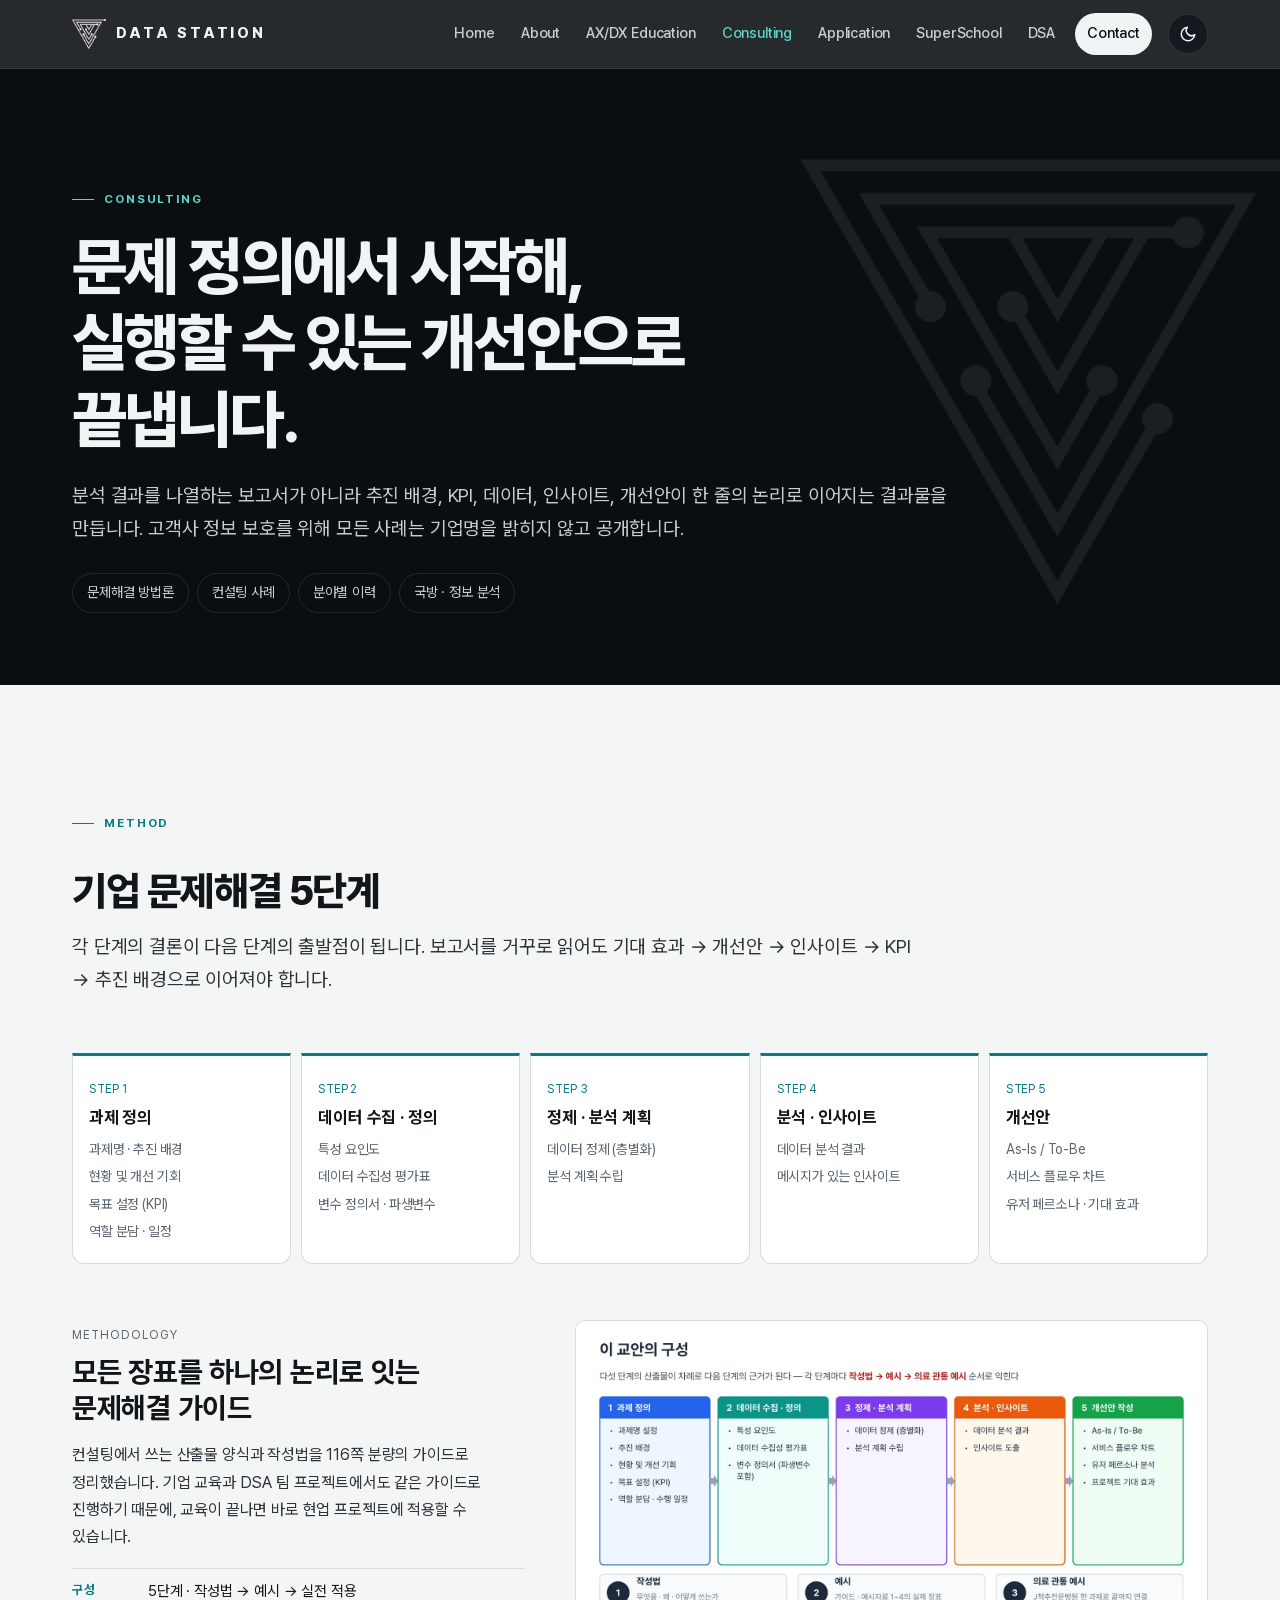
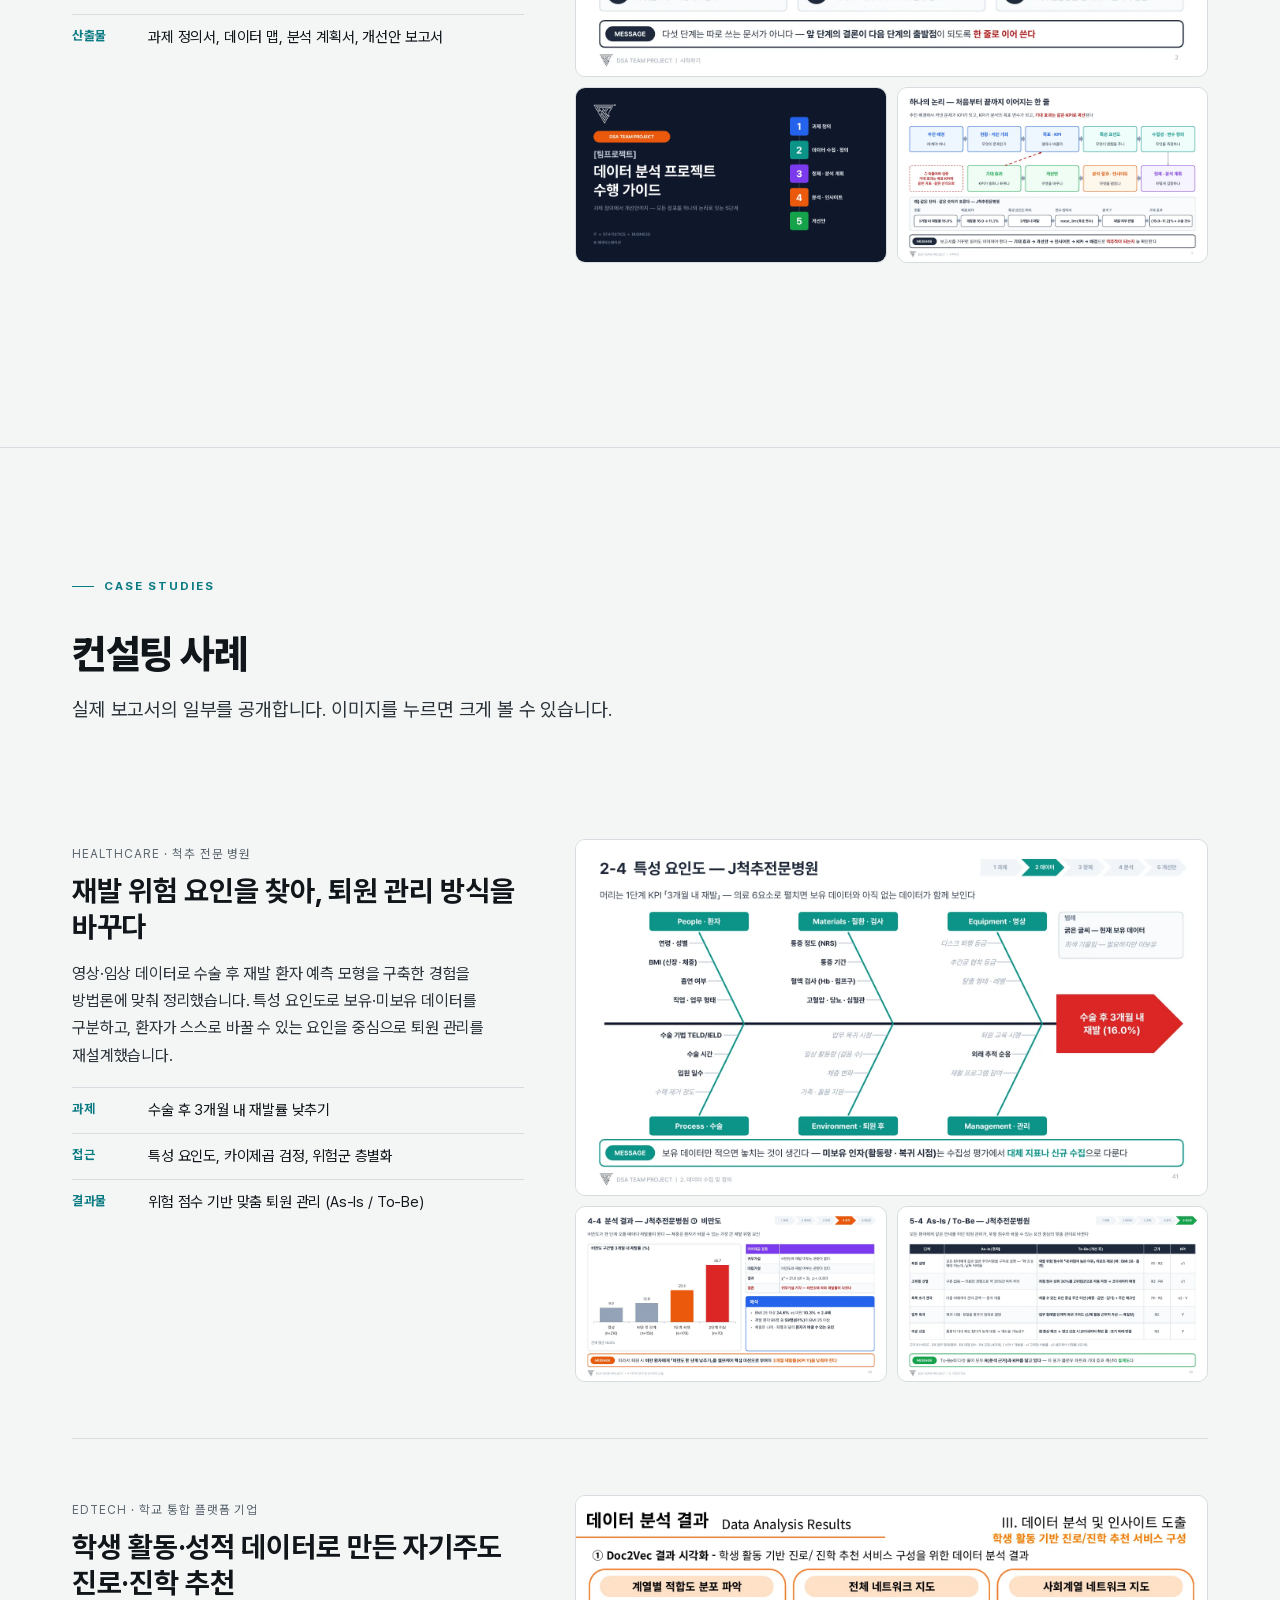
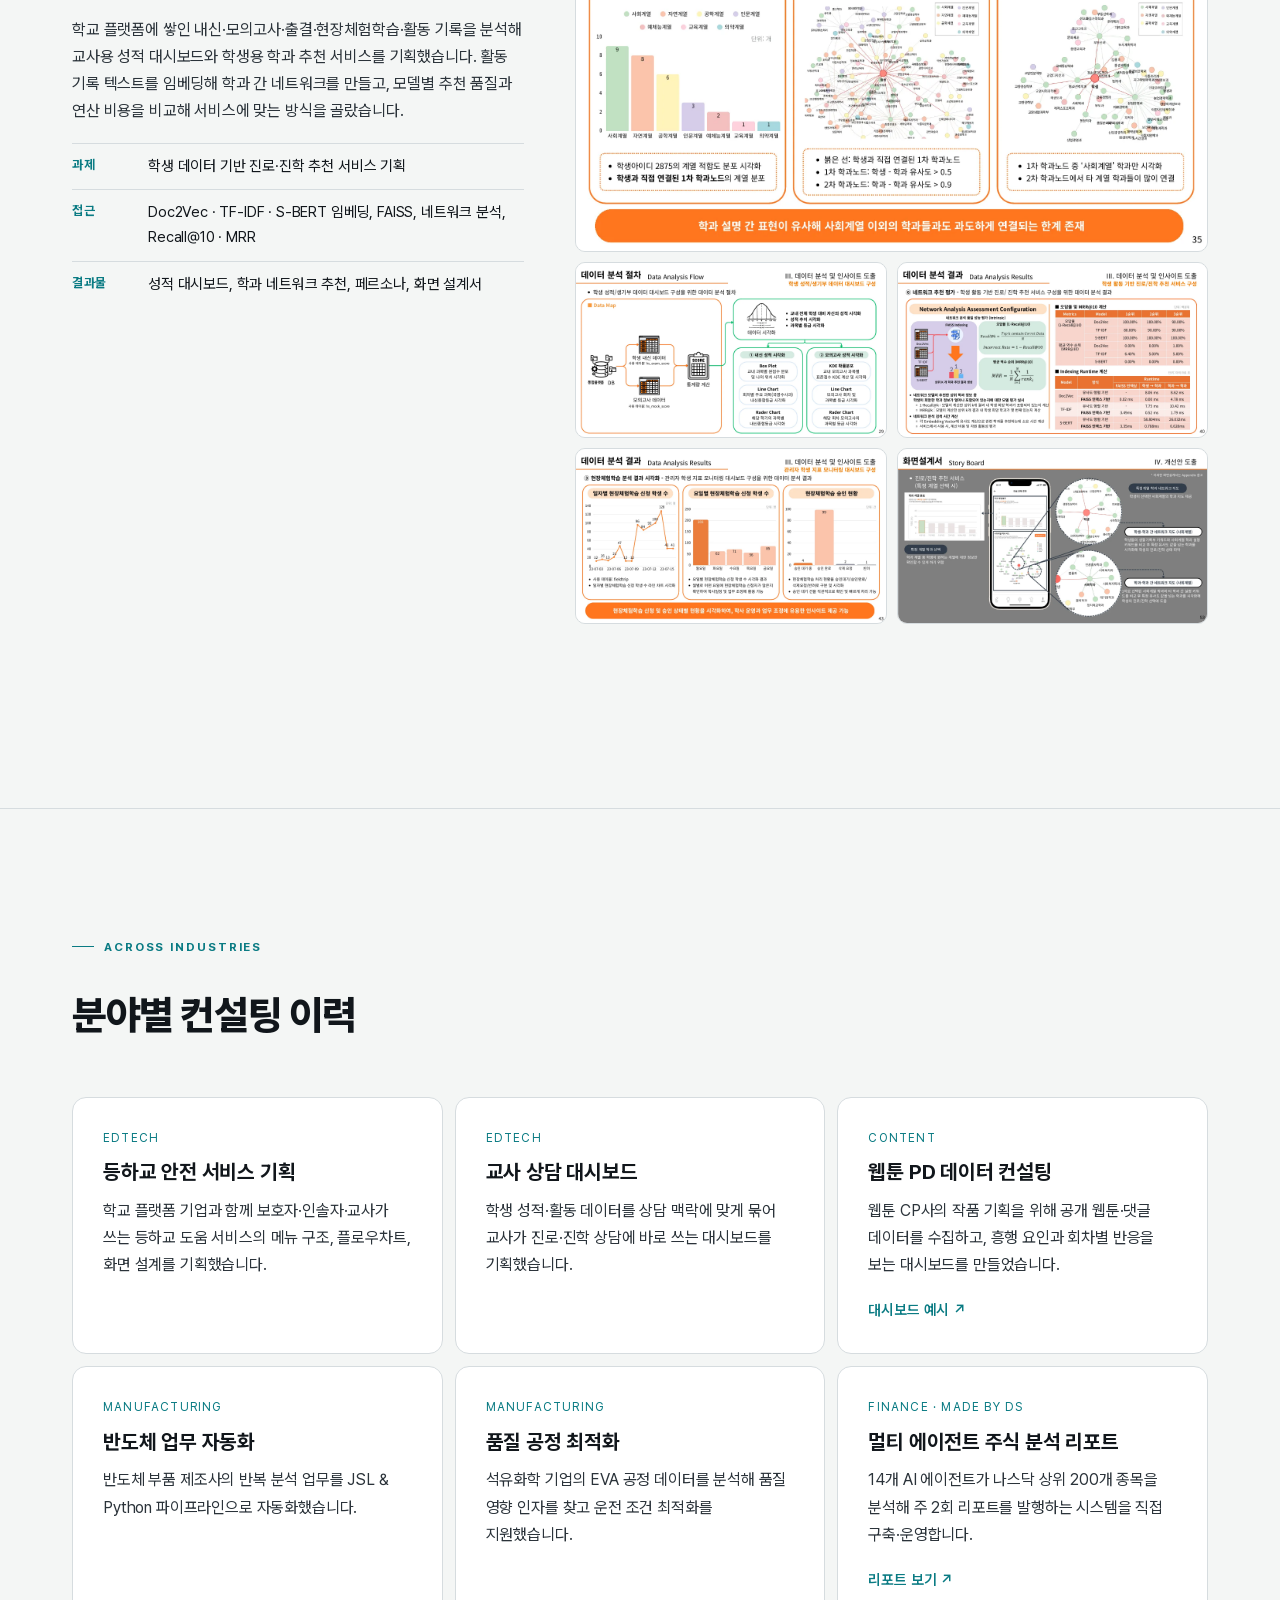
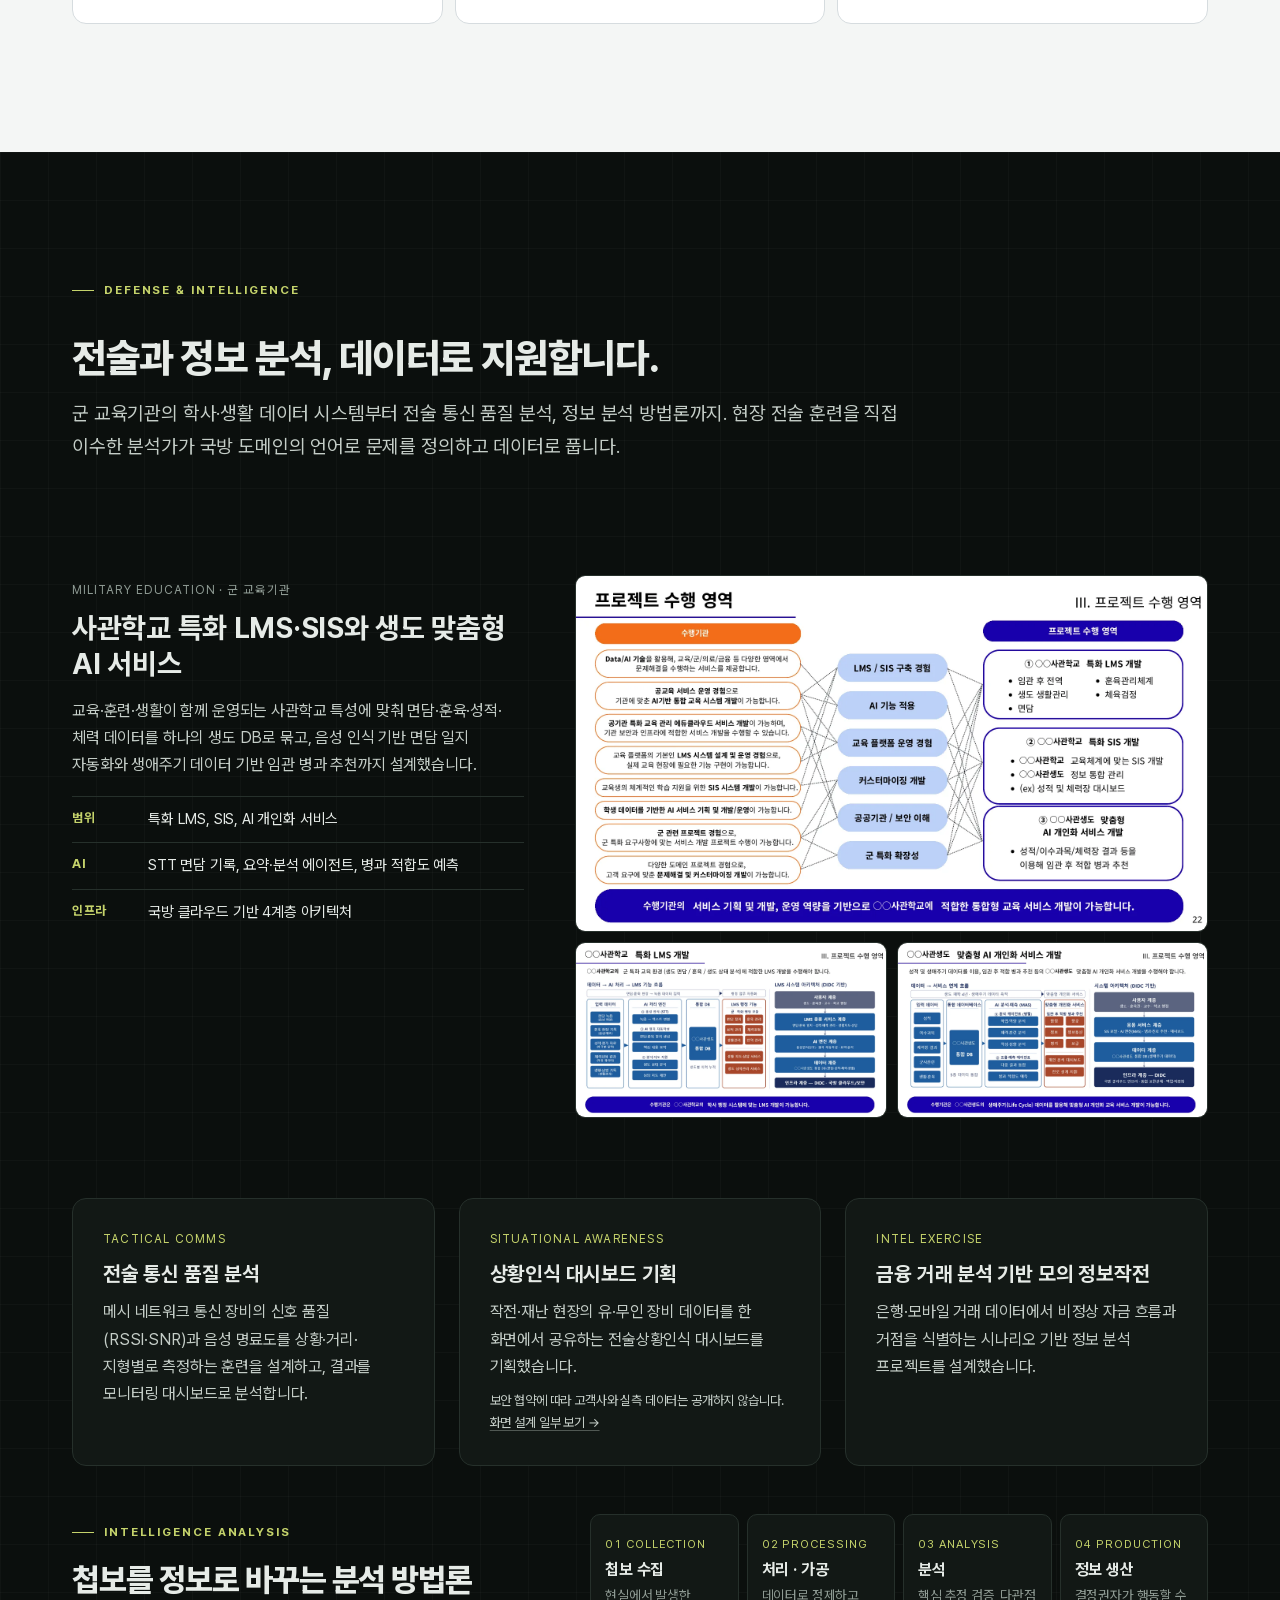
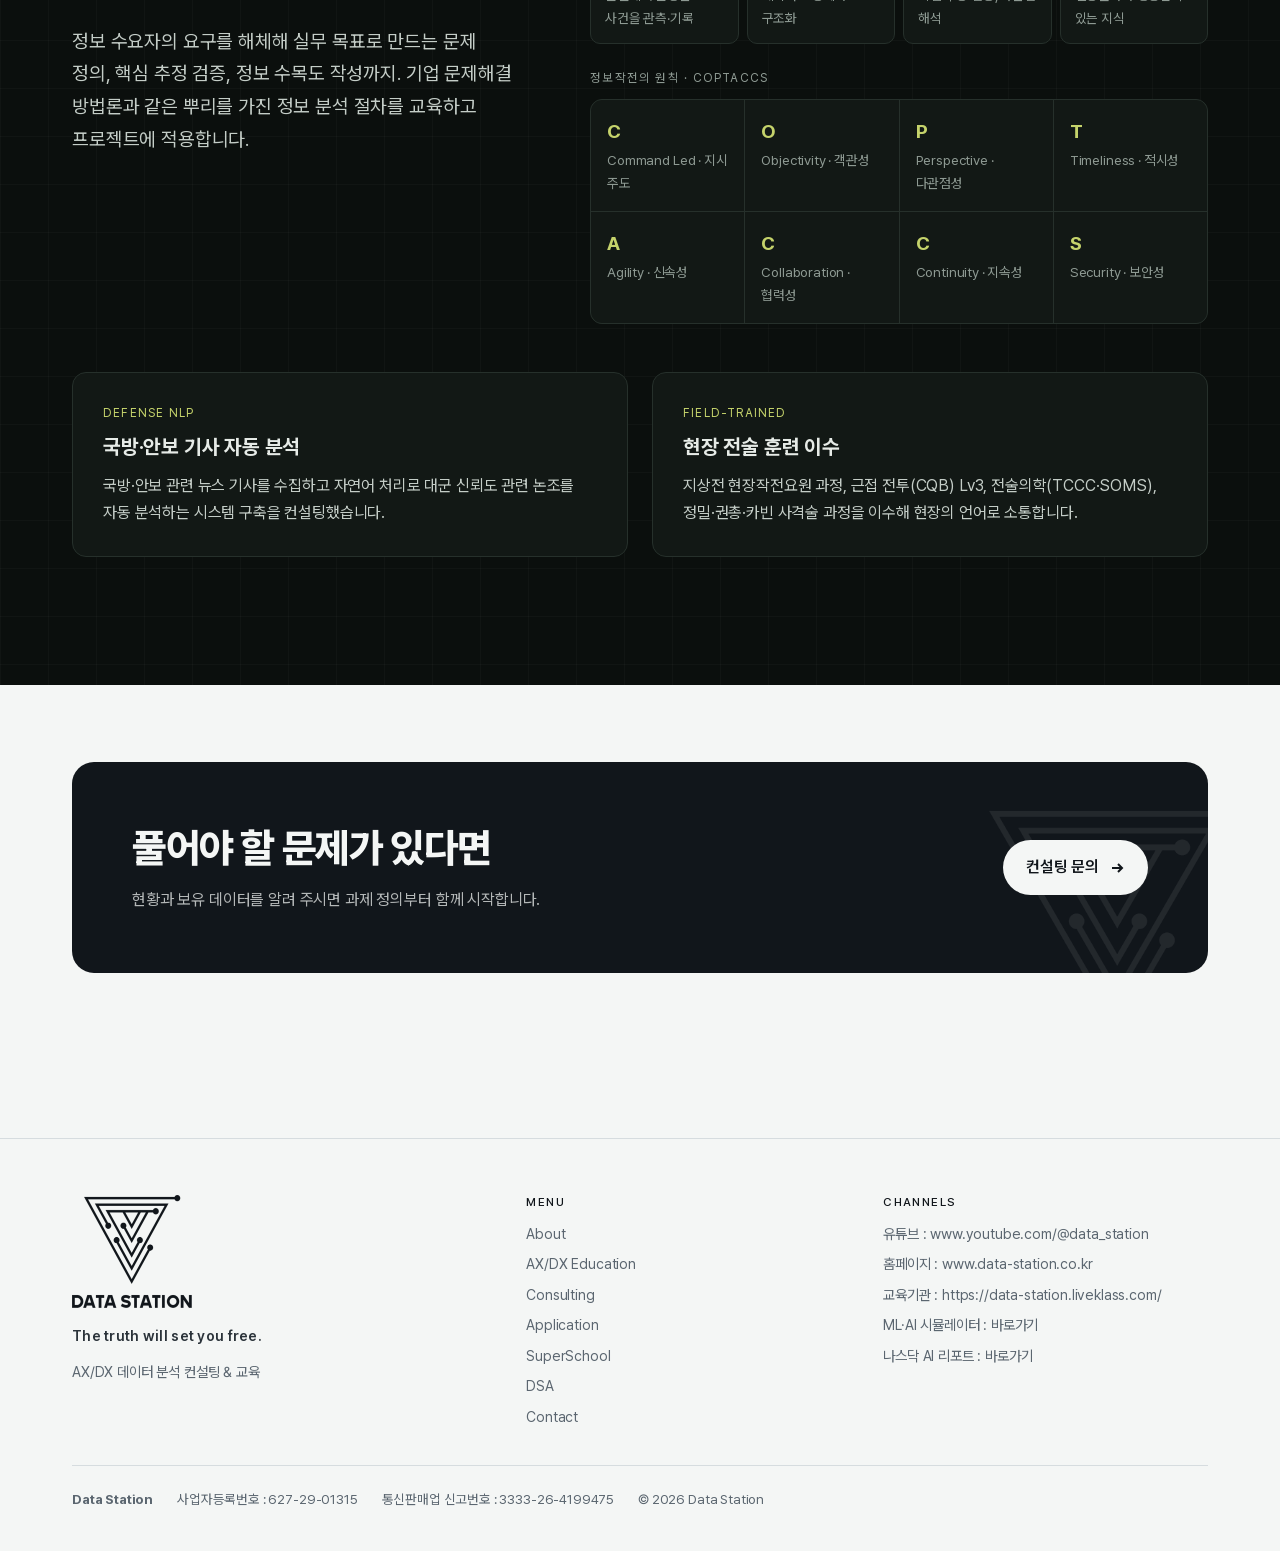
<file: consulting.html>
<!doctype html>
<html lang="ko" data-theme="light" class="no-js">
<head>
<meta charset="utf-8">
<meta name="viewport" content="width=device-width, initial-scale=1">
<title>Consulting — Data Station</title>
<meta name="description" content="과제 정의부터 개선안까지 이어지는 기업 문제해결 방법론으로 의료·에듀테크·유통·콘텐츠·국방 분야의 데이터 분석 컨설팅을 수행합니다.">
<link rel="canonical" href="https://www.data-station.co.kr/consulting.html">
<meta property="og:type" content="website">
<meta property="og:site_name" content="Data Station">
<meta property="og:title" content="Consulting — Data Station">
<meta property="og:description" content="과제 정의부터 개선안까지 이어지는 기업 문제해결 방법론으로 의료·에듀테크·유통·콘텐츠·국방 분야의 데이터 분석 컨설팅을 수행합니다.">
<meta property="og:url" content="https://www.data-station.co.kr/consulting.html">
<meta property="og:image" content="https://www.data-station.co.kr/assets/img/brand/og.png">
<meta name="twitter:card" content="summary_large_image">
<meta name="theme-color" content="#0b0e11">
<link rel="icon" type="image/png" href="assets/img/brand/favicon.png">
<link rel="apple-touch-icon" href="assets/img/brand/apple-touch-icon.png">
<script>
(function(){try{var t=localStorage.getItem('ds-theme');if(!t){t=window.matchMedia&&window.matchMedia('(prefers-color-scheme: dark)').matches?'dark':'light'}document.documentElement.setAttribute('data-theme',t)}catch(e){}})();
</script>
<link rel="stylesheet" href="assets/fonts/pretendard/pretendard.css">
<link rel="stylesheet" href="assets/css/style.css">
</head>
<body>
<a class="skip" href="#main">본문 바로가기</a>
<header class="site-header">
  <div class="wrap">
    <a class="brand" href="index.html" aria-label="Data Station 홈"><img class="brand-logo" src="assets/img/brand/logo-white.png" alt="" width="34" height="30"><span class="brand-name">Data Station</span></a>
    <nav class="nav" id="site-nav" aria-label="주 메뉴">
      <a href="index.html">Home</a>
      <a href="about.html">About</a>
      <a href="education.html">AX/DX Education</a>
      <a href="consulting.html" aria-current="page">Consulting</a>
      <a href="application.html">Application</a>
      <a href="superschool.html">SuperSchool</a>
      <a href="dsa.html">DSA</a>
      <a href="contact.html" class="nav-cta">Contact</a>
    </nav>
    <button class="icon-btn theme-toggle" type="button" aria-label="야간 모드로 전환"><svg class="i-moon" viewBox="0 0 24 24" fill="none" stroke="currentColor" stroke-width="2" stroke-linecap="round" stroke-linejoin="round" aria-hidden="true"><path d="M21 12.8A9 9 0 1 1 11.2 3a7 7 0 0 0 9.8 9.8z"/></svg><svg class="i-sun" viewBox="0 0 24 24" fill="none" stroke="currentColor" stroke-width="2" stroke-linecap="round" aria-hidden="true"><circle cx="12" cy="12" r="4"/><path d="M12 2v2M12 20v2M4.9 4.9l1.4 1.4M17.7 17.7l1.4 1.4M2 12h2M20 12h2M4.9 19.1l1.4-1.4M17.7 6.3l1.4-1.4"/></svg></button>
    <button class="icon-btn menu-toggle" type="button" aria-label="메뉴 열기" aria-expanded="false" aria-controls="site-nav"><svg viewBox="0 0 24 24" fill="none" stroke="currentColor" stroke-width="2" stroke-linecap="round" aria-hidden="true"><path d="M4 7h16M4 12h16M4 17h16"/></svg></button>
  </div>
</header>
<main id="main">
<section class="page-hero">
  <span class="page-hero__mark" aria-hidden="true"></span>
  <div class="wrap">
    <p class="eyebrow">Consulting</p>
    <h1 class="display">문제 정의에서 시작해, <br>실행할 수 있는 개선안으로 끝냅니다.</h1>
    <p class="lead">분석 결과를 나열하는 보고서가 아니라 추진 배경, KPI, 데이터, 인사이트, 개선안이 한 줄의 논리로 이어지는 결과물을 만듭니다. 고객사 정보 보호를 위해 모든 사례는 기업명을 밝히지 않고 공개합니다.</p>
    <nav class="anchor-nav" aria-label="페이지 내 이동">
      <a href="#method">문제해결 방법론</a><a href="#cases">컨설팅 사례</a><a href="#more">분야별 이력</a><a href="#defense">국방 · 정보 분석</a>
    </nav>
  </div>
</section>

<section class="section" id="method">
  <div class="wrap">
    <div class="section-head reveal">
      <p class="eyebrow">Method</p>
      <h2 class="h2">기업 문제해결 5단계</h2>
      <p class="lead">각 단계의 결론이 다음 단계의 출발점이 됩니다. 보고서를 거꾸로 읽어도 기대 효과 → 개선안 → 인사이트 → KPI → 추진 배경으로 이어져야 합니다.</p>
    </div>
    <div class="steps reveal">
      <div class="step"><span class="k">STEP 1</span><h3>과제 정의</h3><ul><li>과제명 · 추진 배경</li><li>현황 및 개선 기회</li><li>목표 설정 (KPI)</li><li>역할 분담 · 일정</li></ul></div>
      <div class="step"><span class="k">STEP 2</span><h3>데이터 수집 · 정의</h3><ul><li>특성 요인도</li><li>데이터 수집성 평가표</li><li>변수 정의서 · 파생변수</li></ul></div>
      <div class="step"><span class="k">STEP 3</span><h3>정제 · 분석 계획</h3><ul><li>데이터 정제 (층별화)</li><li>분석 계획 수립</li></ul></div>
      <div class="step"><span class="k">STEP 4</span><h3>분석 · 인사이트</h3><ul><li>데이터 분석 결과</li><li>메시지가 있는 인사이트</li></ul></div>
      <div class="step"><span class="k">STEP 5</span><h3>개선안</h3><ul><li>As-Is / To-Be</li><li>서비스 플로우 차트</li><li>유저 페르소나 · 기대 효과</li></ul></div>
    </div>

    <article class="case reveal">
      <div class="case__info">
        <span class="k">Methodology</span>
        <h3>모든 장표를 하나의 논리로 잇는 문제해결 가이드</h3>
        <p>컨설팅에서 쓰는 산출물 양식과 작성법을 116쪽 분량의 가이드로 정리했습니다. 기업 교육과 DSA 팀 프로젝트에서도 같은 가이드로 진행하기 때문에, 교육이 끝나면 바로 현업 프로젝트에 적용할 수 있습니다.</p>
        <div class="cmeta">
          <div><span class="t">구성</span><span>5단계 · 작성법 → 예시 → 실전 적용</span></div>
          <div><span class="t">산출물</span><span>과제 정의서, 데이터 맵, 분석 계획서, 개선안 보고서</span></div>
        </div>
      </div>
      <div class="shots">
        <figure class="shot wide"><img src="assets/img/cases/method-5steps.webp" alt="데이터 분석 프로젝트 5단계 산출물 구성" loading="lazy"></figure>
        <figure class="shot"><img src="assets/img/cases/method-cover.webp" alt="데이터 분석 프로젝트 수행 가이드 표지" loading="lazy"></figure>
        <figure class="shot"><img src="assets/img/cases/method-logic.webp" alt="추진 배경부터 기대 효과까지 이어지는 하나의 논리" loading="lazy"></figure>
      </div>
    </article>
  </div>
</section>

<section class="section section--line" id="cases">
  <div class="wrap">
    <div class="section-head reveal">
      <p class="eyebrow">Case studies</p>
      <h2 class="h2">컨설팅 사례</h2>
      <p class="lead">실제 보고서의 일부를 공개합니다. 이미지를 누르면 크게 볼 수 있습니다.</p>
    </div>

    <article class="case reveal">
      <div class="case__info">
        <span class="k">Healthcare · 척추 전문 병원</span>
        <h3>재발 위험 요인을 찾아, 퇴원 관리 방식을 바꾸다</h3>
        <p>영상·임상 데이터로 수술 후 재발 환자 예측 모형을 구축한 경험을 방법론에 맞춰 정리했습니다. 특성 요인도로 보유·미보유 데이터를 구분하고, 환자가 스스로 바꿀 수 있는 요인을 중심으로 퇴원 관리를 재설계했습니다.</p>
        <div class="cmeta">
          <div><span class="t">과제</span><span>수술 후 3개월 내 재발률 낮추기</span></div>
          <div><span class="t">접근</span><span>특성 요인도, 카이제곱 검정, 위험군 층별화</span></div>
          <div><span class="t">결과물</span><span>위험 점수 기반 맞춤 퇴원 관리 (As-Is / To-Be)</span></div>
        </div>
      </div>
      <div class="shots">
        <figure class="shot wide"><img src="assets/img/cases/method-fishbone-medical.webp" alt="수술 후 재발 요인 특성 요인도" loading="lazy"></figure>
        <figure class="shot"><img src="assets/img/cases/method-analysis.webp" alt="비만도 구간별 3개월 내 재발률 분석 결과" loading="lazy"></figure>
        <figure class="shot"><img src="assets/img/cases/method-asis-tobe.webp" alt="퇴원 관리 As-Is / To-Be 개선안" loading="lazy"></figure>
      </div>
    </article>

    <article class="case reveal" id="edtech">
      <div class="case__info">
        <span class="k">EdTech · 학교 통합 플랫폼 기업</span>
        <h3>학생 활동·성적 데이터로 만든 자기주도 진로·진학 추천</h3>
        <p>학교 플랫폼에 쌓인 내신·모의고사·출결·현장체험학습·활동 기록을 분석해 교사용 성적 대시보드와 학생용 학과 추천 서비스를 기획했습니다. 활동 기록 텍스트를 임베딩해 학과 간 네트워크를 만들고, 모델별 추천 품질과 연산 비용을 비교해 서비스에 맞는 방식을 골랐습니다.</p>
        <div class="cmeta">
          <div><span class="t">과제</span><span>학생 데이터 기반 진로·진학 추천 서비스 기획</span></div>
          <div><span class="t">접근</span><span>Doc2Vec · TF-IDF · S-BERT 임베딩, FAISS, 네트워크 분석, Recall@10 · MRR</span></div>
          <div><span class="t">결과물</span><span>성적 대시보드, 학과 네트워크 추천, 페르소나, 화면 설계서</span></div>
        </div>
      </div>
      <div class="shots">
        <figure class="shot wide"><img src="assets/img/cases/edu-network.webp" alt="계열별 적합도와 학과 네트워크 지도" loading="lazy"></figure>
        <figure class="shot"><img src="assets/img/cases/edu-flow.webp" alt="학생 성적 대시보드 데이터 분석 절차" loading="lazy"></figure>
        <figure class="shot"><img src="assets/img/cases/edu-eval.webp" alt="임베딩 모델별 추천 성능과 처리 시간 비교" loading="lazy"></figure>
        <figure class="shot"><img src="assets/img/cases/edu-dashboard.webp" alt="현장체험학습 신청·승인 현황 분석" loading="lazy"></figure>
        <figure class="shot"><img src="assets/img/cases/edu-storyboard.webp" alt="진로·진학 추천 서비스 화면 설계서" loading="lazy"></figure>
      </div>
    </article>
  </div>
</section>

<section class="section section--line" id="more">
  <div class="wrap">
    <div class="section-head reveal">
      <p class="eyebrow">Across industries</p>
      <h2 class="h2">분야별 컨설팅 이력</h2>
    </div>
    <div class="mini-cases">
      <div class="card reveal"><span class="card__kicker">EdTech</span><h3 class="h3">등하교 안전 서비스 기획</h3><p>학교 플랫폼 기업과 함께 보호자·인솔자·교사가 쓰는 등하교 도움 서비스의 메뉴 구조, 플로우차트, 화면 설계를 기획했습니다.</p></div>
      <div class="card reveal"><span class="card__kicker">EdTech</span><h3 class="h3">교사 상담 대시보드</h3><p>학생 성적·활동 데이터를 상담 맥락에 맞게 묶어 교사가 진로·진학 상담에 바로 쓰는 대시보드를 기획했습니다.</p></div>
      <a class="card card--link reveal" href="https://hanarostation.github.io/web_station/" target="_blank" rel="noopener"><span class="card__kicker">Content</span><h3 class="h3">웹툰 PD 데이터 컨설팅</h3><p>웹툰 CP사의 작품 기획을 위해 공개 웹툰·댓글 데이터를 수집하고, 흥행 요인과 회차별 반응을 보는 대시보드를 만들었습니다.</p><span class="more">대시보드 예시 ↗</span></a>
      <div class="card reveal"><span class="card__kicker">Manufacturing</span><h3 class="h3">반도체 업무 자동화</h3><p>반도체 부품 제조사의 반복 분석 업무를 JSL &amp; Python 파이프라인으로 자동화했습니다.</p></div>
      <div class="card reveal"><span class="card__kicker">Manufacturing</span><h3 class="h3">품질 공정 최적화</h3><p>석유화학 기업의 EVA 공정 데이터를 분석해 품질 영향 인자를 찾고 운전 조건 최적화를 지원했습니다.</p></div>
      <a class="card card--link reveal" href="https://hanarostation.github.io/stock/#reports" target="_blank" rel="noopener"><span class="card__kicker">Finance · Made by DS</span><h3 class="h3">멀티 에이전트 주식 분석 리포트</h3><p>14개 AI 에이전트가 나스닥 상위 200개 종목을 분석해 주 2회 리포트를 발행하는 시스템을 직접 구축·운영합니다.</p><span class="more">리포트 보기 ↗</span></a>
    </div>
  </div>
</section>

<section class="section defense" id="defense">
  <div class="wrap">
    <div class="section-head reveal">
      <p class="eyebrow">Defense &amp; Intelligence</p>
      <h2 class="h2">전술과 정보 분석, 데이터로 지원합니다.</h2>
      <p class="lead">군 교육기관의 학사·생활 데이터 시스템부터 전술 통신 품질 분석, 정보 분석 방법론까지. 현장 전술 훈련을 직접 이수한 분석가가 국방 도메인의 언어로 문제를 정의하고 데이터로 풉니다.</p>
    </div>

    <article class="case reveal">
      <div class="case__info">
        <span class="k">Military education · 군 교육기관</span>
        <h3>사관학교 특화 LMS·SIS와 생도 맞춤형 AI 서비스</h3>
        <p>교육·훈련·생활이 함께 운영되는 사관학교 특성에 맞춰 면담·훈육·성적·체력 데이터를 하나의 생도 DB로 묶고, 음성 인식 기반 면담 일지 자동화와 생애주기 데이터 기반 임관 병과 추천까지 설계했습니다.</p>
        <div class="cmeta">
          <div><span class="t">범위</span><span>특화 LMS, SIS, AI 개인화 서비스</span></div>
          <div><span class="t">AI</span><span>STT 면담 기록, 요약·분석 에이전트, 병과 적합도 예측</span></div>
          <div><span class="t">인프라</span><span>국방 클라우드 기반 4계층 아키텍처</span></div>
        </div>
      </div>
      <div class="shots">
        <figure class="shot wide"><img src="assets/img/cases/def-navy-scope.webp" alt="사관학교 프로젝트 수행 영역" loading="lazy"></figure>
        <figure class="shot"><img src="assets/img/cases/def-navy-lms.webp" alt="사관학교 특화 LMS 데이터 흐름과 아키텍처" loading="lazy"></figure>
        <figure class="shot"><img src="assets/img/cases/def-navy-ai.webp" alt="생도 맞춤형 AI 개인화 서비스 구조" loading="lazy"></figure>
      </div>
    </article>

    <div class="grid g3 mt-m">
      <div class="card reveal"><span class="card__kicker">Tactical comms</span><h3 class="h3">전술 통신 품질 분석</h3><p>메시 네트워크 통신 장비의 신호 품질(RSSI·SNR)과 음성 명료도를 상황·거리·지형별로 측정하는 훈련을 설계하고, 결과를 모니터링 대시보드로 분석합니다.</p></div>
      <div class="card reveal"><span class="card__kicker">Situational awareness</span><h3 class="h3">상황인식 대시보드 기획</h3><p>작전·재난 현장의 유·무인 장비 데이터를 한 화면에서 공유하는 전술상황인식 대시보드를 기획했습니다.</p><p class="nda">보안 협약에 따라 고객사와 실측 데이터는 공개하지 않습니다. <a href="application.html#defense">화면 설계 일부 보기 →</a></p></div>
      <div class="card reveal"><span class="card__kicker">Intel exercise</span><h3 class="h3">금융 거래 분석 기반 모의 정보작전</h3><p>은행·모바일 거래 데이터에서 비정상 자금 흐름과 거점을 식별하는 시나리오 기반 정보 분석 프로젝트를 설계했습니다.</p></div>
    </div>

    <div class="split mt-l">
      <div class="reveal">
        <p class="eyebrow">Intelligence analysis</p>
        <h3 class="h2" style="font-size:clamp(1.4rem,2.6vw,2rem)">첩보를 정보로 바꾸는 분석 방법론</h3>
        <p class="lead mt-m">정보 수요자의 요구를 해체해 실무 목표로 만드는 문제 정의, 핵심 추정 검증, 정보 수목도 작성까지. 기업 문제해결 방법론과 같은 뿌리를 가진 정보 분석 절차를 교육하고 프로젝트에 적용합니다.</p>
      </div>
      <div class="reveal">
        <div class="intel-flow">
          <div><span class="k">01 COLLECTION</span><h4>첩보 수집</h4><p>현실에서 발생한 사건을 관측·기록</p></div>
          <div><span class="k">02 PROCESSING</span><h4>처리 · 가공</h4><p>데이터로 정제하고 구조화</p></div>
          <div><span class="k">03 ANALYSIS</span><h4>분석</h4><p>핵심 추정 검증, 다관점 해석</p></div>
          <div><span class="k">04 PRODUCTION</span><h4>정보 생산</h4><p>결정권자가 행동할 수 있는 지식</p></div>
        </div>
        <p class="phase-label mt-m">정보작전의 원칙 · COPTACCS</p>
        <div class="coptaccs">
          <div><b>C</b><span>Command Led · 지시 주도</span></div>
          <div><b>O</b><span>Objectivity · 객관성</span></div>
          <div><b>P</b><span>Perspective · 다관점성</span></div>
          <div><b>T</b><span>Timeliness · 적시성</span></div>
          <div><b>A</b><span>Agility · 신속성</span></div>
          <div><b>C</b><span>Collaboration · 협력성</span></div>
          <div><b>C</b><span>Continuity · 지속성</span></div>
          <div><b>S</b><span>Security · 보안성</span></div>
        </div>
      </div>
    </div>

    <div class="grid g2 mt-l">
      <div class="card reveal"><span class="card__kicker">Defense NLP</span><h3 class="h3">국방·안보 기사 자동 분석</h3><p>국방·안보 관련 뉴스 기사를 수집하고 자연어 처리로 대군 신뢰도 관련 논조를 자동 분석하는 시스템 구축을 컨설팅했습니다.</p></div>
      <div class="card reveal"><span class="card__kicker">Field-trained</span><h3 class="h3">현장 전술 훈련 이수</h3><p>지상전 현장작전요원 과정, 근접 전투(CQB) Lv3, 전술의학(TCCC·SOMS), 정밀·권총·카빈 사격술 과정을 이수해 현장의 언어로 소통합니다.</p></div>
    </div>
  </div>
</section>

<section class="section--tight">
  <div class="wrap">
    <div class="cta-band reveal">
      <div>
        <h2 class="h2">풀어야 할 문제가 있다면</h2>
        <p>현황과 보유 데이터를 알려 주시면 과제 정의부터 함께 시작합니다.</p>
      </div>
      <a class="btn btn--primary" href="contact.html">컨설팅 문의 <svg viewBox="0 0 16 16" fill="none" stroke="currentColor" stroke-width="2" aria-hidden="true"><path d="M3 8h10M9 4l4 4-4 4"/></svg></a>
    </div>
  </div>
</section>
</main>
<footer class="site-footer">
  <div class="wrap">
    <div class="top">
      <div>
        <a href="index.html" aria-label="Data Station 홈"><img class="foot-logo on-light" src="assets/img/brand/lockup-dark.png" alt="Data Station 로고" width="120" height="113"><img class="foot-logo on-dark" src="assets/img/brand/lockup-white.png" alt="" width="120" height="113"></a>
        <p class="motto-f">The truth will set you free.</p>
        <p class="mt-s">AX/DX 데이터 분석 컨설팅 &amp; 교육</p>
      </div>
      <div>
        <h4>Menu</h4>
        <ul>
          <li><a href="about.html">About</a></li>
          <li><a href="education.html">AX/DX Education</a></li>
          <li><a href="consulting.html">Consulting</a></li>
          <li><a href="application.html">Application</a></li>
          <li><a href="superschool.html">SuperSchool</a></li>
          <li><a href="dsa.html">DSA</a></li>
          <li><a href="contact.html">Contact</a></li>
        </ul>
      </div>
      <div>
        <h4>Channels</h4>
        <ul>
          <li>유튜브 : <a href="https://www.youtube.com/@data_station" target="_blank" rel="noopener">www.youtube.com/@data_station</a></li>
          <li>홈페이지 : <a href="https://www.data-station.co.kr">www.data-station.co.kr</a></li>
          <li>교육기관 : <a href="https://data-station.liveklass.com/" target="_blank" rel="noopener">https://data-station.liveklass.com/</a></li>
          <li>ML·AI 시뮬레이터 : <a href="https://hanarostation.github.io/ml_ai_simulators/" target="_blank" rel="noopener">바로가기</a></li>
          <li>나스닥 AI 리포트 : <a href="https://hanarostation.github.io/stock/#reports" target="_blank" rel="noopener">바로가기</a></li>
        </ul>
      </div>
    </div>
    <div class="biz">
      <span><strong>Data Station</strong></span>
      <span>사업자등록번호 : 627-29-01315</span>
      <span>통신판매업 신고번호 : 3333-26-4199475</span>
      <span>&copy; <span id="year">2026</span> Data Station</span>
    </div>
  </div>
</footer>
<script src="assets/js/main.js" defer></script>
</body>
</html>
</file>
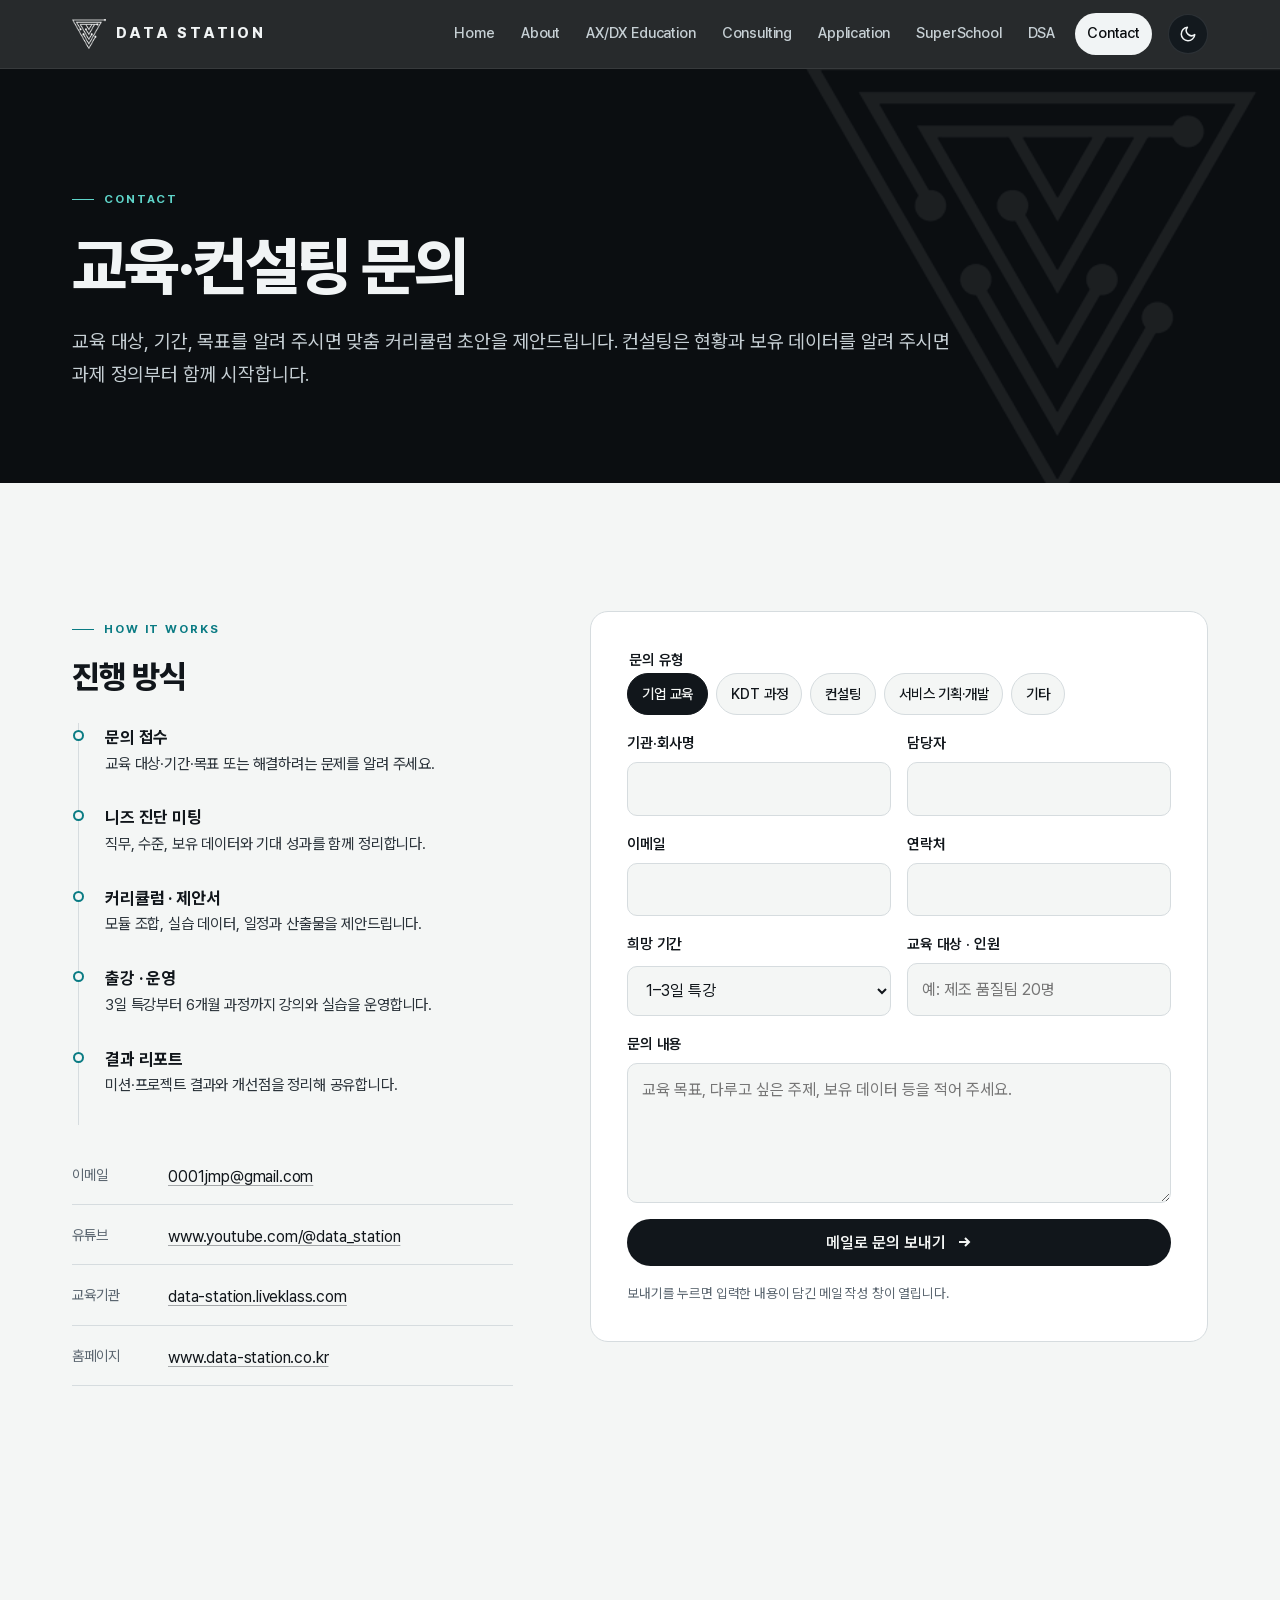
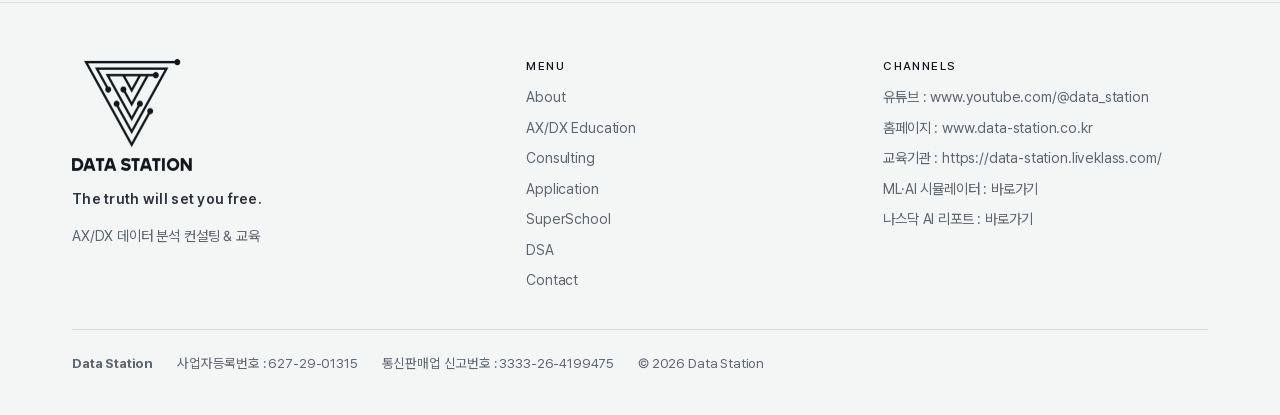
<file: contact.html>
<!doctype html>
<html lang="ko" data-theme="light" class="no-js">
<head>
<meta charset="utf-8">
<meta name="viewport" content="width=device-width, initial-scale=1">
<title>Contact — Data Station</title>
<meta name="description" content="기업 맞춤형 데이터 분석·AI 교육, KDT 과정, 데이터 분석 컨설팅 문의. 교육 대상과 기간, 목표를 알려 주시면 커리큘럼 초안을 제안드립니다.">
<link rel="canonical" href="https://www.data-station.co.kr/contact.html">
<meta property="og:type" content="website">
<meta property="og:site_name" content="Data Station">
<meta property="og:title" content="Contact — Data Station">
<meta property="og:description" content="기업 맞춤형 데이터 분석·AI 교육, KDT 과정, 데이터 분석 컨설팅 문의. 교육 대상과 기간, 목표를 알려 주시면 커리큘럼 초안을 제안드립니다.">
<meta property="og:url" content="https://www.data-station.co.kr/contact.html">
<meta property="og:image" content="https://www.data-station.co.kr/assets/img/brand/og.png">
<meta name="twitter:card" content="summary_large_image">
<meta name="theme-color" content="#0b0e11">
<link rel="icon" type="image/png" href="assets/img/brand/favicon.png">
<link rel="apple-touch-icon" href="assets/img/brand/apple-touch-icon.png">
<script>
(function(){try{var t=localStorage.getItem('ds-theme');if(!t){t=window.matchMedia&&window.matchMedia('(prefers-color-scheme: dark)').matches?'dark':'light'}document.documentElement.setAttribute('data-theme',t)}catch(e){}})();
</script>
<link rel="stylesheet" href="assets/fonts/pretendard/pretendard.css">
<link rel="stylesheet" href="assets/css/style.css">
</head>
<body>
<a class="skip" href="#main">본문 바로가기</a>
<header class="site-header">
  <div class="wrap">
    <a class="brand" href="index.html" aria-label="Data Station 홈"><img class="brand-logo" src="assets/img/brand/logo-white.png" alt="" width="34" height="30"><span class="brand-name">Data Station</span></a>
    <nav class="nav" id="site-nav" aria-label="주 메뉴">
      <a href="index.html">Home</a>
      <a href="about.html">About</a>
      <a href="education.html">AX/DX Education</a>
      <a href="consulting.html">Consulting</a>
      <a href="application.html">Application</a>
      <a href="superschool.html">SuperSchool</a>
      <a href="dsa.html">DSA</a>
      <a href="contact.html" class="nav-cta" aria-current="page">Contact</a>
    </nav>
    <button class="icon-btn theme-toggle" type="button" aria-label="야간 모드로 전환"><svg class="i-moon" viewBox="0 0 24 24" fill="none" stroke="currentColor" stroke-width="2" stroke-linecap="round" stroke-linejoin="round" aria-hidden="true"><path d="M21 12.8A9 9 0 1 1 11.2 3a7 7 0 0 0 9.8 9.8z"/></svg><svg class="i-sun" viewBox="0 0 24 24" fill="none" stroke="currentColor" stroke-width="2" stroke-linecap="round" aria-hidden="true"><circle cx="12" cy="12" r="4"/><path d="M12 2v2M12 20v2M4.9 4.9l1.4 1.4M17.7 17.7l1.4 1.4M2 12h2M20 12h2M4.9 19.1l1.4-1.4M17.7 6.3l1.4-1.4"/></svg></button>
    <button class="icon-btn menu-toggle" type="button" aria-label="메뉴 열기" aria-expanded="false" aria-controls="site-nav"><svg viewBox="0 0 24 24" fill="none" stroke="currentColor" stroke-width="2" stroke-linecap="round" aria-hidden="true"><path d="M4 7h16M4 12h16M4 17h16"/></svg></button>
  </div>
</header>
<main id="main">
<section class="page-hero">
  <span class="page-hero__mark" aria-hidden="true"></span>
  <div class="wrap">
    <p class="eyebrow">Contact</p>
    <h1 class="display">교육·컨설팅 문의</h1>
    <p class="lead">교육 대상, 기간, 목표를 알려 주시면 맞춤 커리큘럼 초안을 제안드립니다. 컨설팅은 현황과 보유 데이터를 알려 주시면 과제 정의부터 함께 시작합니다.</p>
  </div>
</section>

<section class="section">
  <div class="wrap split">
    <div class="reveal">
      <p class="eyebrow">How it works</p>
      <h2 class="h2" style="font-size:clamp(1.4rem,2.6vw,2rem)">진행 방식</h2>
      <ol class="timeline mt-m">
        <li><div class="what">문의 접수</div><div class="desc">교육 대상·기간·목표 또는 해결하려는 문제를 알려 주세요.</div></li>
        <li><div class="what">니즈 진단 미팅</div><div class="desc">직무, 수준, 보유 데이터와 기대 성과를 함께 정리합니다.</div></li>
        <li><div class="what">커리큘럼 · 제안서</div><div class="desc">모듈 조합, 실습 데이터, 일정과 산출물을 제안드립니다.</div></li>
        <li><div class="what">출강 · 운영</div><div class="desc">3일 특강부터 6개월 과정까지 강의와 실습을 운영합니다.</div></li>
        <li><div class="what">결과 리포트</div><div class="desc">미션·프로젝트 결과와 개선점을 정리해 공유합니다.</div></li>
      </ol>
      <ul class="contact-list mt-m">
        <li><span class="k">이메일</span><a href="mailto:0001jmp@gmail.com">0001jmp@gmail.com</a></li>
        <li><span class="k">유튜브</span><a href="https://www.youtube.com/@data_station" target="_blank" rel="noopener">www.youtube.com/@data_station</a></li>
        <li><span class="k">교육기관</span><a href="https://data-station.liveklass.com/" target="_blank" rel="noopener">data-station.liveklass.com</a></li>
        <li><span class="k">홈페이지</span><a href="https://www.data-station.co.kr">www.data-station.co.kr</a></li>
      </ul>
    </div>

    <form class="form reveal" id="inquiry" data-to="0001jmp@gmail.com" novalidate>
      <fieldset class="field">
        <legend>문의 유형</legend>
        <div class="radio-row">
          <label><input type="radio" name="type" value="기업 교육" checked><span>기업 교육</span></label>
          <label><input type="radio" name="type" value="KDT 과정"><span>KDT 과정</span></label>
          <label><input type="radio" name="type" value="컨설팅"><span>컨설팅</span></label>
          <label><input type="radio" name="type" value="서비스 개발"><span>서비스 기획·개발</span></label>
          <label><input type="radio" name="type" value="기타"><span>기타</span></label>
        </div>
      </fieldset>
      <div class="form-two">
        <div class="field"><label for="f-org">기관·회사명</label><input id="f-org" name="org" autocomplete="organization"></div>
        <div class="field"><label for="f-name">담당자</label><input id="f-name" name="name" autocomplete="name"></div>
      </div>
      <div class="form-two">
        <div class="field"><label for="f-email">이메일</label><input id="f-email" name="email" type="email" autocomplete="email"></div>
        <div class="field"><label for="f-phone">연락처</label><input id="f-phone" name="phone" type="tel" autocomplete="tel"></div>
      </div>
      <div class="form-two">
        <div class="field">
          <label for="f-length">희망 기간</label>
          <select id="f-length" name="length">
            <option>1–3일 특강</option>
            <option>1–2주 과정</option>
            <option>1–3개월 과정</option>
            <option>6개월 (KDT 등)</option>
            <option>미정 · 상담 후 결정</option>
          </select>
        </div>
        <div class="field"><label for="f-target">교육 대상 · 인원</label><input id="f-target" name="target" placeholder="예: 제조 품질팀 20명"></div>
      </div>
      <div class="field"><label for="f-msg">문의 내용</label><textarea id="f-msg" name="message" placeholder="교육 목표, 다루고 싶은 주제, 보유 데이터 등을 적어 주세요."></textarea></div>
      <button class="btn btn--primary" type="submit">메일로 문의 보내기 <svg viewBox="0 0 16 16" fill="none" stroke="currentColor" stroke-width="2" aria-hidden="true"><path d="M3 8h10M9 4l4 4-4 4"/></svg></button>
      <p class="form-note" id="form-status" aria-live="polite">보내기를 누르면 입력한 내용이 담긴 메일 작성 창이 열립니다.</p>
    </form>
  </div>
</section>
</main>
<footer class="site-footer">
  <div class="wrap">
    <div class="top">
      <div>
        <a href="index.html" aria-label="Data Station 홈"><img class="foot-logo on-light" src="assets/img/brand/lockup-dark.png" alt="Data Station 로고" width="120" height="113"><img class="foot-logo on-dark" src="assets/img/brand/lockup-white.png" alt="" width="120" height="113"></a>
        <p class="motto-f">The truth will set you free.</p>
        <p class="mt-s">AX/DX 데이터 분석 컨설팅 &amp; 교육</p>
      </div>
      <div>
        <h4>Menu</h4>
        <ul>
          <li><a href="about.html">About</a></li>
          <li><a href="education.html">AX/DX Education</a></li>
          <li><a href="consulting.html">Consulting</a></li>
          <li><a href="application.html">Application</a></li>
          <li><a href="superschool.html">SuperSchool</a></li>
          <li><a href="dsa.html">DSA</a></li>
          <li><a href="contact.html">Contact</a></li>
        </ul>
      </div>
      <div>
        <h4>Channels</h4>
        <ul>
          <li>유튜브 : <a href="https://www.youtube.com/@data_station" target="_blank" rel="noopener">www.youtube.com/@data_station</a></li>
          <li>홈페이지 : <a href="https://www.data-station.co.kr">www.data-station.co.kr</a></li>
          <li>교육기관 : <a href="https://data-station.liveklass.com/" target="_blank" rel="noopener">https://data-station.liveklass.com/</a></li>
          <li>ML·AI 시뮬레이터 : <a href="https://hanarostation.github.io/ml_ai_simulators/" target="_blank" rel="noopener">바로가기</a></li>
          <li>나스닥 AI 리포트 : <a href="https://hanarostation.github.io/stock/#reports" target="_blank" rel="noopener">바로가기</a></li>
        </ul>
      </div>
    </div>
    <div class="biz">
      <span><strong>Data Station</strong></span>
      <span>사업자등록번호 : 627-29-01315</span>
      <span>통신판매업 신고번호 : 3333-26-4199475</span>
      <span>&copy; <span id="year">2026</span> Data Station</span>
    </div>
  </div>
</footer>
<script src="assets/js/main.js" defer></script>
</body>
</html>
</file>
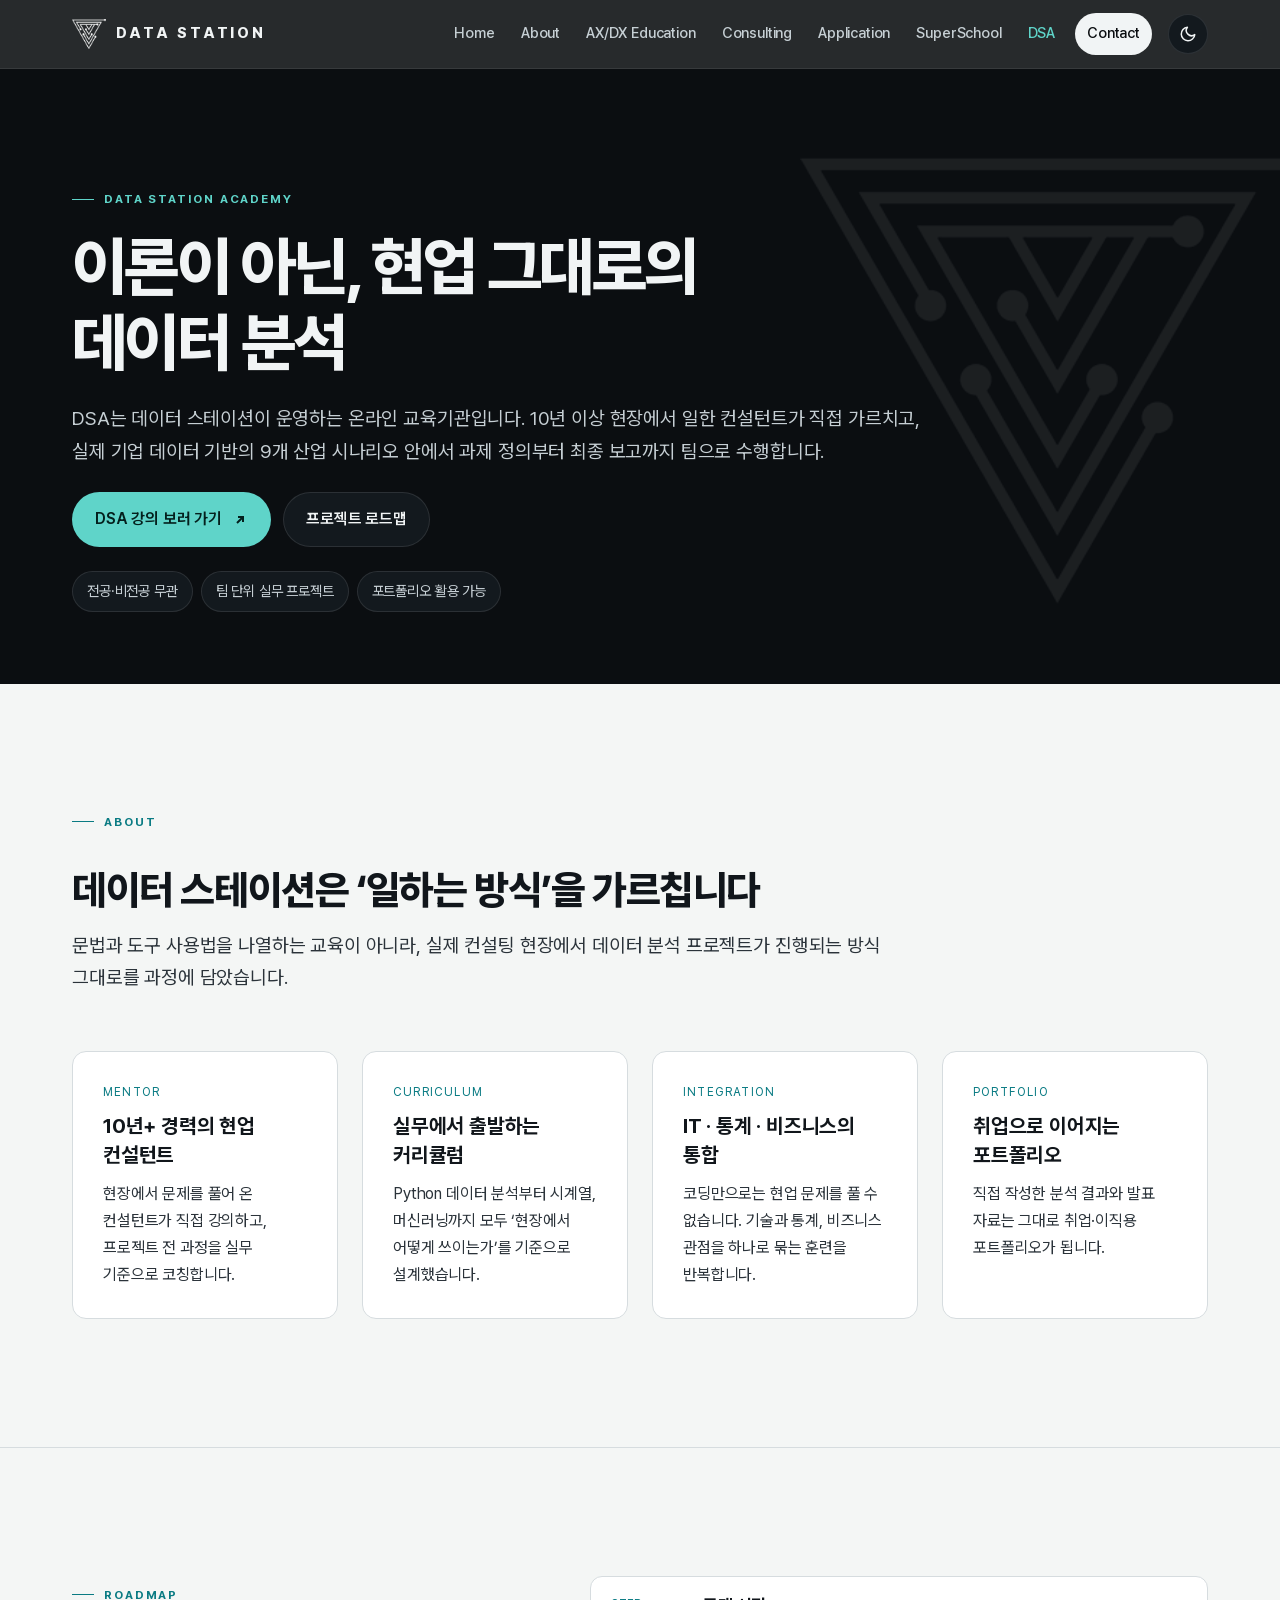
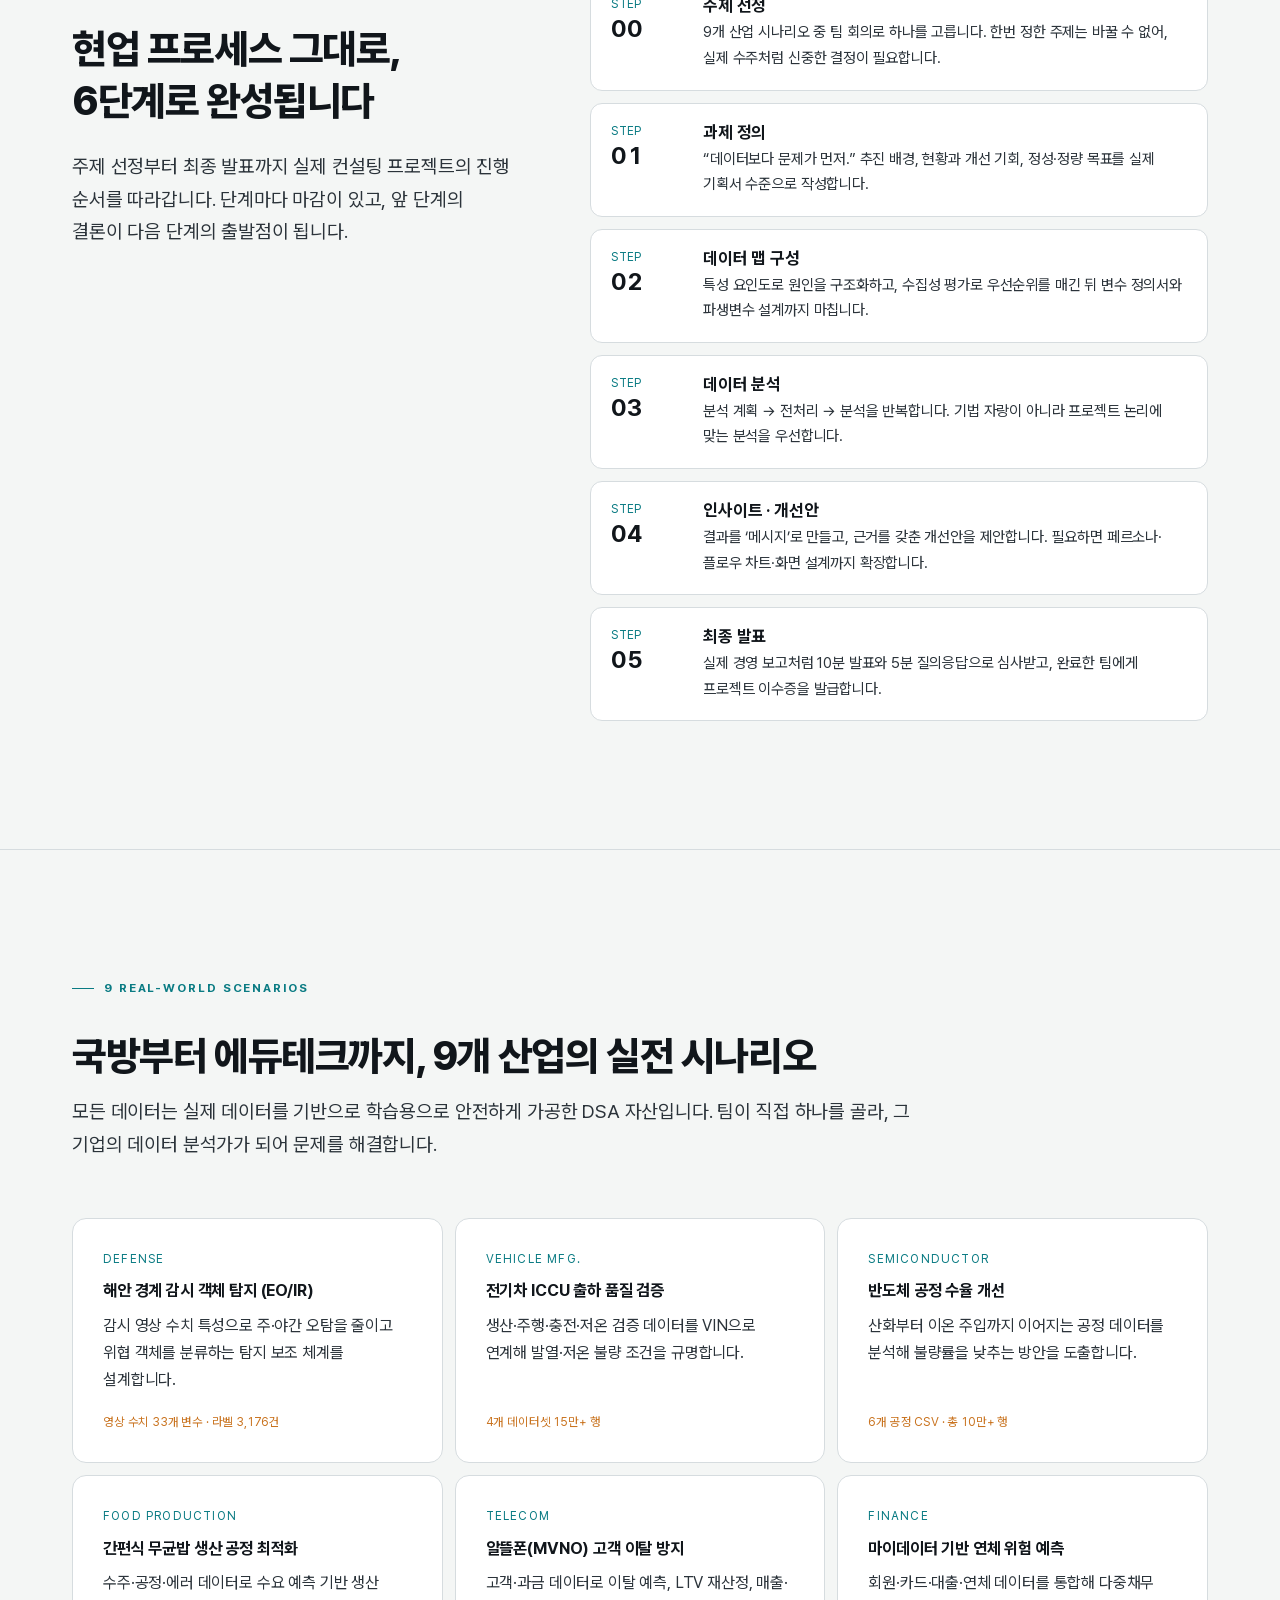
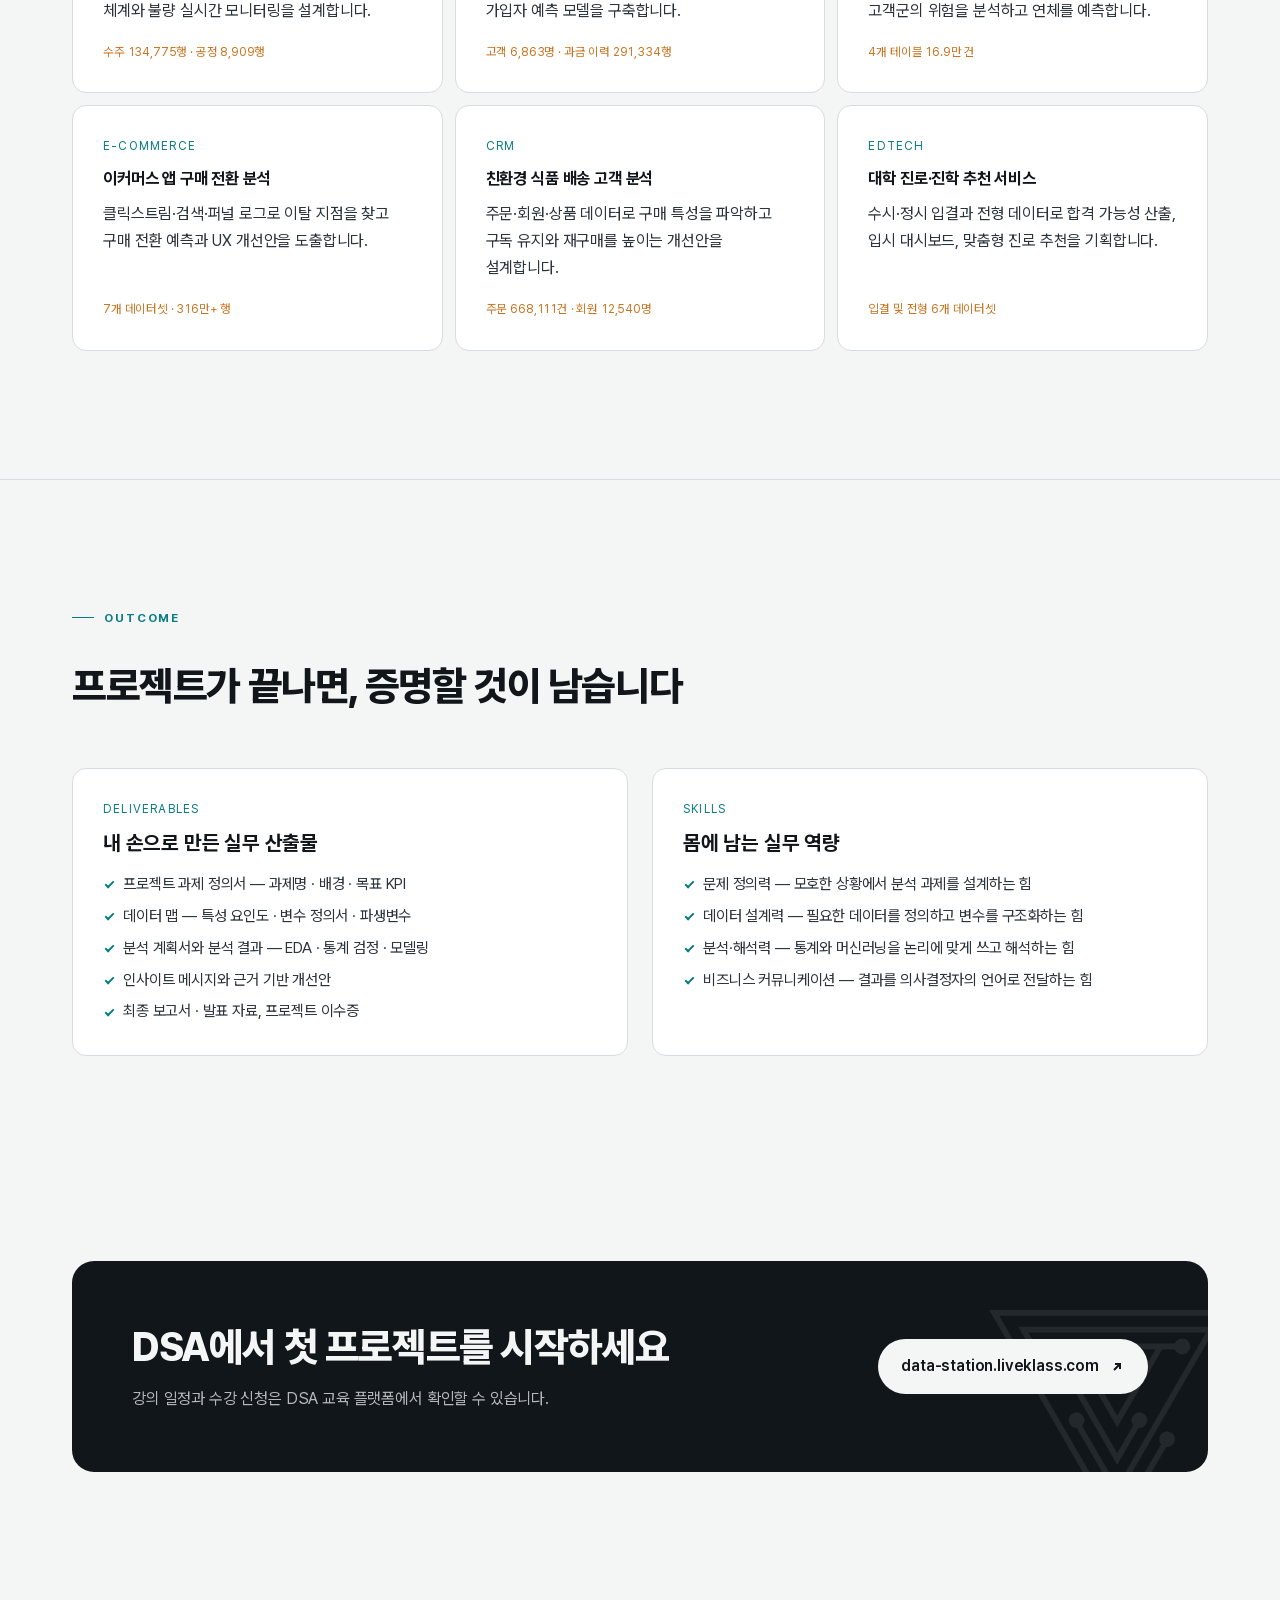
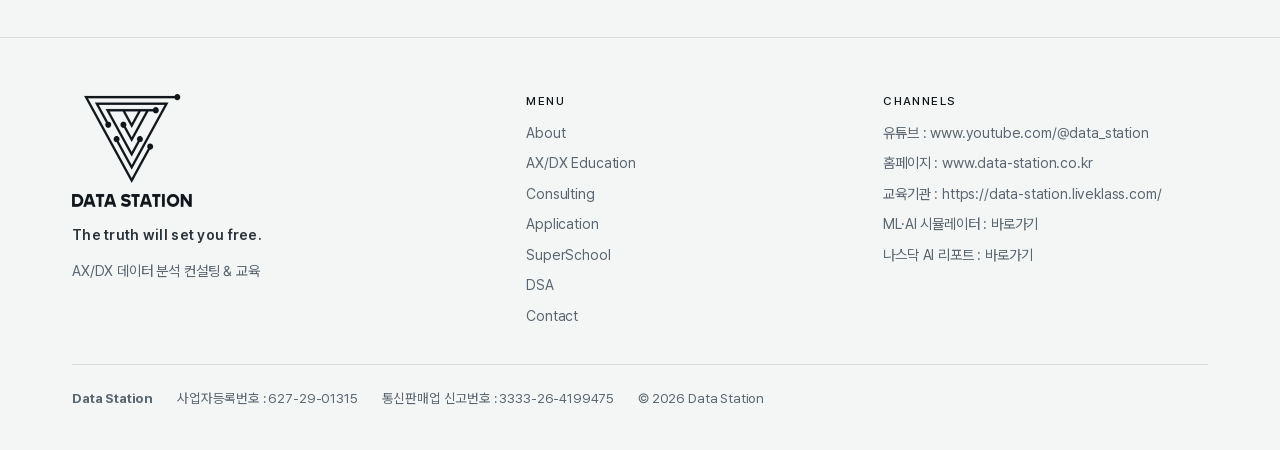
<file: dsa.html>
<!doctype html>
<html lang="ko" data-theme="light" class="no-js">
<head>
<meta charset="utf-8">
<meta name="viewport" content="width=device-width, initial-scale=1">
<title>DSA · Data Station Academy — Data Station</title>
<meta name="description" content="데이터 스테이션이 운영하는 온라인 교육기관 DSA. 실제 기업 데이터 기반 9개 산업 시나리오로 과제 정의부터 최종 발표까지 현업 그대로의 팀 프로젝트를 수행합니다.">
<link rel="canonical" href="https://www.data-station.co.kr/dsa.html">
<meta property="og:type" content="website">
<meta property="og:site_name" content="Data Station">
<meta property="og:title" content="DSA · Data Station Academy — Data Station">
<meta property="og:description" content="데이터 스테이션이 운영하는 온라인 교육기관 DSA. 실제 기업 데이터 기반 9개 산업 시나리오로 과제 정의부터 최종 발표까지 현업 그대로의 팀 프로젝트를 수행합니다.">
<meta property="og:url" content="https://www.data-station.co.kr/dsa.html">
<meta property="og:image" content="https://www.data-station.co.kr/assets/img/brand/og.png">
<meta name="twitter:card" content="summary_large_image">
<meta name="theme-color" content="#0b0e11">
<link rel="icon" type="image/png" href="assets/img/brand/favicon.png">
<link rel="apple-touch-icon" href="assets/img/brand/apple-touch-icon.png">
<script>
(function(){try{var t=localStorage.getItem('ds-theme');if(!t){t=window.matchMedia&&window.matchMedia('(prefers-color-scheme: dark)').matches?'dark':'light'}document.documentElement.setAttribute('data-theme',t)}catch(e){}})();
</script>
<link rel="stylesheet" href="assets/fonts/pretendard/pretendard.css">
<link rel="stylesheet" href="assets/css/style.css">
</head>
<body>
<a class="skip" href="#main">본문 바로가기</a>
<header class="site-header">
  <div class="wrap">
    <a class="brand" href="index.html" aria-label="Data Station 홈"><img class="brand-logo" src="assets/img/brand/logo-white.png" alt="" width="34" height="30"><span class="brand-name">Data Station</span></a>
    <nav class="nav" id="site-nav" aria-label="주 메뉴">
      <a href="index.html">Home</a>
      <a href="about.html">About</a>
      <a href="education.html">AX/DX Education</a>
      <a href="consulting.html">Consulting</a>
      <a href="application.html">Application</a>
      <a href="superschool.html">SuperSchool</a>
      <a href="dsa.html" aria-current="page">DSA</a>
      <a href="contact.html" class="nav-cta">Contact</a>
    </nav>
    <button class="icon-btn theme-toggle" type="button" aria-label="야간 모드로 전환"><svg class="i-moon" viewBox="0 0 24 24" fill="none" stroke="currentColor" stroke-width="2" stroke-linecap="round" stroke-linejoin="round" aria-hidden="true"><path d="M21 12.8A9 9 0 1 1 11.2 3a7 7 0 0 0 9.8 9.8z"/></svg><svg class="i-sun" viewBox="0 0 24 24" fill="none" stroke="currentColor" stroke-width="2" stroke-linecap="round" aria-hidden="true"><circle cx="12" cy="12" r="4"/><path d="M12 2v2M12 20v2M4.9 4.9l1.4 1.4M17.7 17.7l1.4 1.4M2 12h2M20 12h2M4.9 19.1l1.4-1.4M17.7 6.3l1.4-1.4"/></svg></button>
    <button class="icon-btn menu-toggle" type="button" aria-label="메뉴 열기" aria-expanded="false" aria-controls="site-nav"><svg viewBox="0 0 24 24" fill="none" stroke="currentColor" stroke-width="2" stroke-linecap="round" aria-hidden="true"><path d="M4 7h16M4 12h16M4 17h16"/></svg></button>
  </div>
</header>
<main id="main">
<section class="page-hero">
  <span class="page-hero__mark" aria-hidden="true"></span>
  <div class="wrap">
    <p class="eyebrow">Data Station Academy</p>
    <h1 class="display">이론이 아닌, 현업 그대로의 데이터 분석</h1>
    <p class="lead">DSA는 데이터 스테이션이 운영하는 온라인 교육기관입니다. 10년 이상 현장에서 일한 컨설턴트가 직접 가르치고, 실제 기업 데이터 기반의 9개 산업 시나리오 안에서 과제 정의부터 최종 보고까지 팀으로 수행합니다.</p>
    <div class="btn-row mt-m">
      <a class="btn btn--signal" href="https://data-station.liveklass.com/" target="_blank" rel="noopener">DSA 강의 보러 가기 <svg viewBox="0 0 16 16" fill="none" stroke="currentColor" stroke-width="2" aria-hidden="true"><path d="M5 11L11 5M6 5h5v5"/></svg></a>
      <a class="btn btn--ghost" href="#roadmap">프로젝트 로드맵</a>
    </div>
    <div class="chips mt-m"><span class="chip">전공·비전공 무관</span><span class="chip">팀 단위 실무 프로젝트</span><span class="chip">포트폴리오 활용 가능</span></div>
  </div>
</section>

<section class="section">
  <div class="wrap">
    <div class="section-head reveal">
      <p class="eyebrow">About</p>
      <h2 class="h2">데이터 스테이션은 &lsquo;일하는 방식&rsquo;을 가르칩니다</h2>
      <p class="lead">문법과 도구 사용법을 나열하는 교육이 아니라, 실제 컨설팅 현장에서 데이터 분석 프로젝트가 진행되는 방식 그대로를 과정에 담았습니다.</p>
    </div>
    <div class="grid g4">
      <div class="card reveal"><span class="card__kicker">Mentor</span><h3 class="h3">10년+ 경력의 현업 컨설턴트</h3><p>현장에서 문제를 풀어 온 컨설턴트가 직접 강의하고, 프로젝트 전 과정을 실무 기준으로 코칭합니다.</p></div>
      <div class="card reveal"><span class="card__kicker">Curriculum</span><h3 class="h3">실무에서 출발하는 커리큘럼</h3><p>Python 데이터 분석부터 시계열, 머신러닝까지 모두 &lsquo;현장에서 어떻게 쓰이는가&rsquo;를 기준으로 설계했습니다.</p></div>
      <div class="card reveal"><span class="card__kicker">Integration</span><h3 class="h3">IT · 통계 · 비즈니스의 통합</h3><p>코딩만으로는 현업 문제를 풀 수 없습니다. 기술과 통계, 비즈니스 관점을 하나로 묶는 훈련을 반복합니다.</p></div>
      <div class="card reveal"><span class="card__kicker">Portfolio</span><h3 class="h3">취업으로 이어지는 포트폴리오</h3><p>직접 작성한 분석 결과와 발표 자료는 그대로 취업·이직용 포트폴리오가 됩니다.</p></div>
    </div>
  </div>
</section>

<section class="section section--line" id="roadmap">
  <div class="wrap split">
    <div class="reveal">
      <p class="eyebrow">Roadmap</p>
      <h2 class="h2">현업 프로세스 그대로, 6단계로 완성됩니다</h2>
      <p class="lead mt-m">주제 선정부터 최종 발표까지 실제 컨설팅 프로젝트의 진행 순서를 따라갑니다. 단계마다 마감이 있고, 앞 단계의 결론이 다음 단계의 출발점이 됩니다.</p>
    </div>
    <ol class="roadmap reveal">
      <li><div class="k">STEP<b>00</b></div><div><h4>주제 선정</h4><p>9개 산업 시나리오 중 팀 회의로 하나를 고릅니다. 한번 정한 주제는 바꿀 수 없어, 실제 수주처럼 신중한 결정이 필요합니다.</p></div></li>
      <li><div class="k">STEP<b>01</b></div><div><h4>과제 정의</h4><p>&ldquo;데이터보다 문제가 먼저.&rdquo; 추진 배경, 현황과 개선 기회, 정성·정량 목표를 실제 기획서 수준으로 작성합니다.</p></div></li>
      <li><div class="k">STEP<b>02</b></div><div><h4>데이터 맵 구성</h4><p>특성 요인도로 원인을 구조화하고, 수집성 평가로 우선순위를 매긴 뒤 변수 정의서와 파생변수 설계까지 마칩니다.</p></div></li>
      <li><div class="k">STEP<b>03</b></div><div><h4>데이터 분석</h4><p>분석 계획 → 전처리 → 분석을 반복합니다. 기법 자랑이 아니라 프로젝트 논리에 맞는 분석을 우선합니다.</p></div></li>
      <li><div class="k">STEP<b>04</b></div><div><h4>인사이트 · 개선안</h4><p>결과를 &lsquo;메시지&rsquo;로 만들고, 근거를 갖춘 개선안을 제안합니다. 필요하면 페르소나·플로우 차트·화면 설계까지 확장합니다.</p></div></li>
      <li><div class="k">STEP<b>05</b></div><div><h4>최종 발표</h4><p>실제 경영 보고처럼 10분 발표와 5분 질의응답으로 심사받고, 완료한 팀에게 프로젝트 이수증을 발급합니다.</p></div></li>
    </ol>
  </div>
</section>

<section class="section section--line">
  <div class="wrap">
    <div class="section-head reveal">
      <p class="eyebrow">9 real-world scenarios</p>
      <h2 class="h2">국방부터 에듀테크까지, 9개 산업의 실전 시나리오</h2>
      <p class="lead">모든 데이터는 실제 데이터를 기반으로 학습용으로 안전하게 가공한 DSA 자산입니다. 팀이 직접 하나를 골라, 그 기업의 데이터 분석가가 되어 문제를 해결합니다.</p>
    </div>
    <div class="scen">
      <div class="card reveal"><span class="card__kicker">Defense</span><h3 class="h3">해안 경계 감시 객체 탐지 (EO/IR)</h3><p>감시 영상 수치 특성으로 주·야간 오탐을 줄이고 위협 객체를 분류하는 탐지 보조 체계를 설계합니다.</p><span class="dsz">영상 수치 33개 변수 · 라벨 3,176건</span></div>
      <div class="card reveal"><span class="card__kicker">Vehicle Mfg.</span><h3 class="h3">전기차 ICCU 출하 품질 검증</h3><p>생산·주행·충전·저온 검증 데이터를 VIN으로 연계해 발열·저온 불량 조건을 규명합니다.</p><span class="dsz">4개 데이터셋 15만+ 행</span></div>
      <div class="card reveal"><span class="card__kicker">Semiconductor</span><h3 class="h3">반도체 공정 수율 개선</h3><p>산화부터 이온 주입까지 이어지는 공정 데이터를 분석해 불량률을 낮추는 방안을 도출합니다.</p><span class="dsz">6개 공정 CSV · 총 10만+ 행</span></div>
      <div class="card reveal"><span class="card__kicker">Food Production</span><h3 class="h3">간편식 무균밥 생산 공정 최적화</h3><p>수주·공정·에러 데이터로 수요 예측 기반 생산 체계와 불량 실시간 모니터링을 설계합니다.</p><span class="dsz">수주 134,775행 · 공정 8,909행</span></div>
      <div class="card reveal"><span class="card__kicker">Telecom</span><h3 class="h3">알뜰폰(MVNO) 고객 이탈 방지</h3><p>고객·과금 데이터로 이탈 예측, LTV 재산정, 매출·가입자 예측 모델을 구축합니다.</p><span class="dsz">고객 6,863명 · 과금 이력 291,334행</span></div>
      <div class="card reveal"><span class="card__kicker">Finance</span><h3 class="h3">마이데이터 기반 연체 위험 예측</h3><p>회원·카드·대출·연체 데이터를 통합해 다중채무 고객군의 위험을 분석하고 연체를 예측합니다.</p><span class="dsz">4개 테이블 16.9만 건</span></div>
      <div class="card reveal"><span class="card__kicker">E-commerce</span><h3 class="h3">이커머스 앱 구매 전환 분석</h3><p>클릭스트림·검색·퍼널 로그로 이탈 지점을 찾고 구매 전환 예측과 UX 개선안을 도출합니다.</p><span class="dsz">7개 데이터셋 · 316만+ 행</span></div>
      <div class="card reveal"><span class="card__kicker">CRM</span><h3 class="h3">친환경 식품 배송 고객 분석</h3><p>주문·회원·상품 데이터로 구매 특성을 파악하고 구독 유지와 재구매를 높이는 개선안을 설계합니다.</p><span class="dsz">주문 668,111건 · 회원 12,540명</span></div>
      <div class="card reveal"><span class="card__kicker">EdTech</span><h3 class="h3">대학 진로·진학 추천 서비스</h3><p>수시·정시 입결과 전형 데이터로 합격 가능성 산출, 입시 대시보드, 맞춤형 진로 추천을 기획합니다.</p><span class="dsz">입결 및 전형 6개 데이터셋</span></div>
    </div>
  </div>
</section>

<section class="section section--line">
  <div class="wrap">
    <div class="section-head reveal">
      <p class="eyebrow">Outcome</p>
      <h2 class="h2">프로젝트가 끝나면, 증명할 것이 남습니다</h2>
    </div>
    <div class="grid g2">
      <div class="card reveal">
        <span class="card__kicker">Deliverables</span>
        <h3 class="h3">내 손으로 만든 실무 산출물</h3>
        <ul class="ticks">
          <li>프로젝트 과제 정의서 — 과제명 · 배경 · 목표 KPI</li>
          <li>데이터 맵 — 특성 요인도 · 변수 정의서 · 파생변수</li>
          <li>분석 계획서와 분석 결과 — EDA · 통계 검정 · 모델링</li>
          <li>인사이트 메시지와 근거 기반 개선안</li>
          <li>최종 보고서 · 발표 자료, 프로젝트 이수증</li>
        </ul>
      </div>
      <div class="card reveal">
        <span class="card__kicker">Skills</span>
        <h3 class="h3">몸에 남는 실무 역량</h3>
        <ul class="ticks">
          <li>문제 정의력 — 모호한 상황에서 분석 과제를 설계하는 힘</li>
          <li>데이터 설계력 — 필요한 데이터를 정의하고 변수를 구조화하는 힘</li>
          <li>분석·해석력 — 통계와 머신러닝을 논리에 맞게 쓰고 해석하는 힘</li>
          <li>비즈니스 커뮤니케이션 — 결과를 의사결정자의 언어로 전달하는 힘</li>
        </ul>
      </div>
    </div>
  </div>
</section>

<section class="section--tight">
  <div class="wrap">
    <div class="cta-band reveal">
      <div>
        <h2 class="h2">DSA에서 첫 프로젝트를 시작하세요</h2>
        <p>강의 일정과 수강 신청은 DSA 교육 플랫폼에서 확인할 수 있습니다.</p>
      </div>
      <a class="btn btn--primary" href="https://data-station.liveklass.com/" target="_blank" rel="noopener">data-station.liveklass.com <svg viewBox="0 0 16 16" fill="none" stroke="currentColor" stroke-width="2" aria-hidden="true"><path d="M5 11L11 5M6 5h5v5"/></svg></a>
    </div>
  </div>
</section>
</main>
<footer class="site-footer">
  <div class="wrap">
    <div class="top">
      <div>
        <a href="index.html" aria-label="Data Station 홈"><img class="foot-logo on-light" src="assets/img/brand/lockup-dark.png" alt="Data Station 로고" width="120" height="113"><img class="foot-logo on-dark" src="assets/img/brand/lockup-white.png" alt="" width="120" height="113"></a>
        <p class="motto-f">The truth will set you free.</p>
        <p class="mt-s">AX/DX 데이터 분석 컨설팅 &amp; 교육</p>
      </div>
      <div>
        <h4>Menu</h4>
        <ul>
          <li><a href="about.html">About</a></li>
          <li><a href="education.html">AX/DX Education</a></li>
          <li><a href="consulting.html">Consulting</a></li>
          <li><a href="application.html">Application</a></li>
          <li><a href="superschool.html">SuperSchool</a></li>
          <li><a href="dsa.html">DSA</a></li>
          <li><a href="contact.html">Contact</a></li>
        </ul>
      </div>
      <div>
        <h4>Channels</h4>
        <ul>
          <li>유튜브 : <a href="https://www.youtube.com/@data_station" target="_blank" rel="noopener">www.youtube.com/@data_station</a></li>
          <li>홈페이지 : <a href="https://www.data-station.co.kr">www.data-station.co.kr</a></li>
          <li>교육기관 : <a href="https://data-station.liveklass.com/" target="_blank" rel="noopener">https://data-station.liveklass.com/</a></li>
          <li>ML·AI 시뮬레이터 : <a href="https://hanarostation.github.io/ml_ai_simulators/" target="_blank" rel="noopener">바로가기</a></li>
          <li>나스닥 AI 리포트 : <a href="https://hanarostation.github.io/stock/#reports" target="_blank" rel="noopener">바로가기</a></li>
        </ul>
      </div>
    </div>
    <div class="biz">
      <span><strong>Data Station</strong></span>
      <span>사업자등록번호 : 627-29-01315</span>
      <span>통신판매업 신고번호 : 3333-26-4199475</span>
      <span>&copy; <span id="year">2026</span> Data Station</span>
    </div>
  </div>
</footer>
<script src="assets/js/main.js" defer></script>
</body>
</html>
</file>
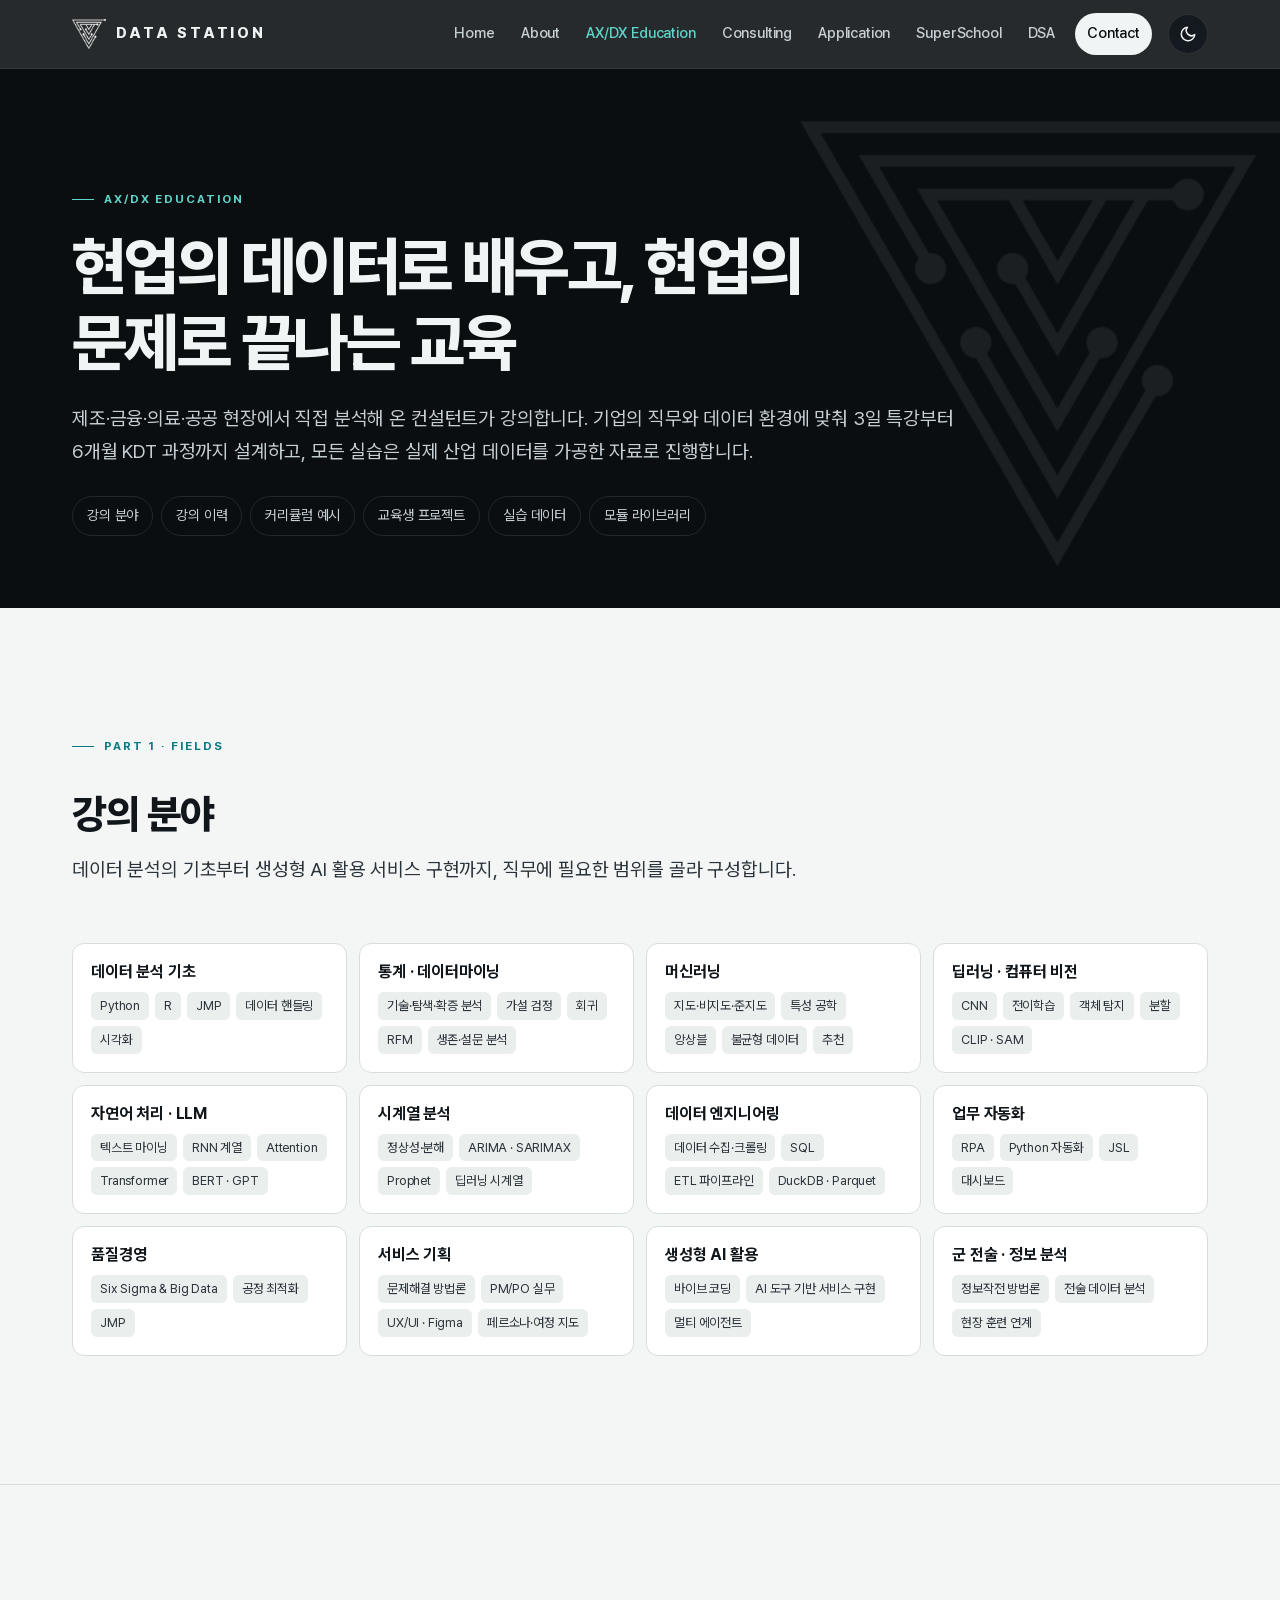
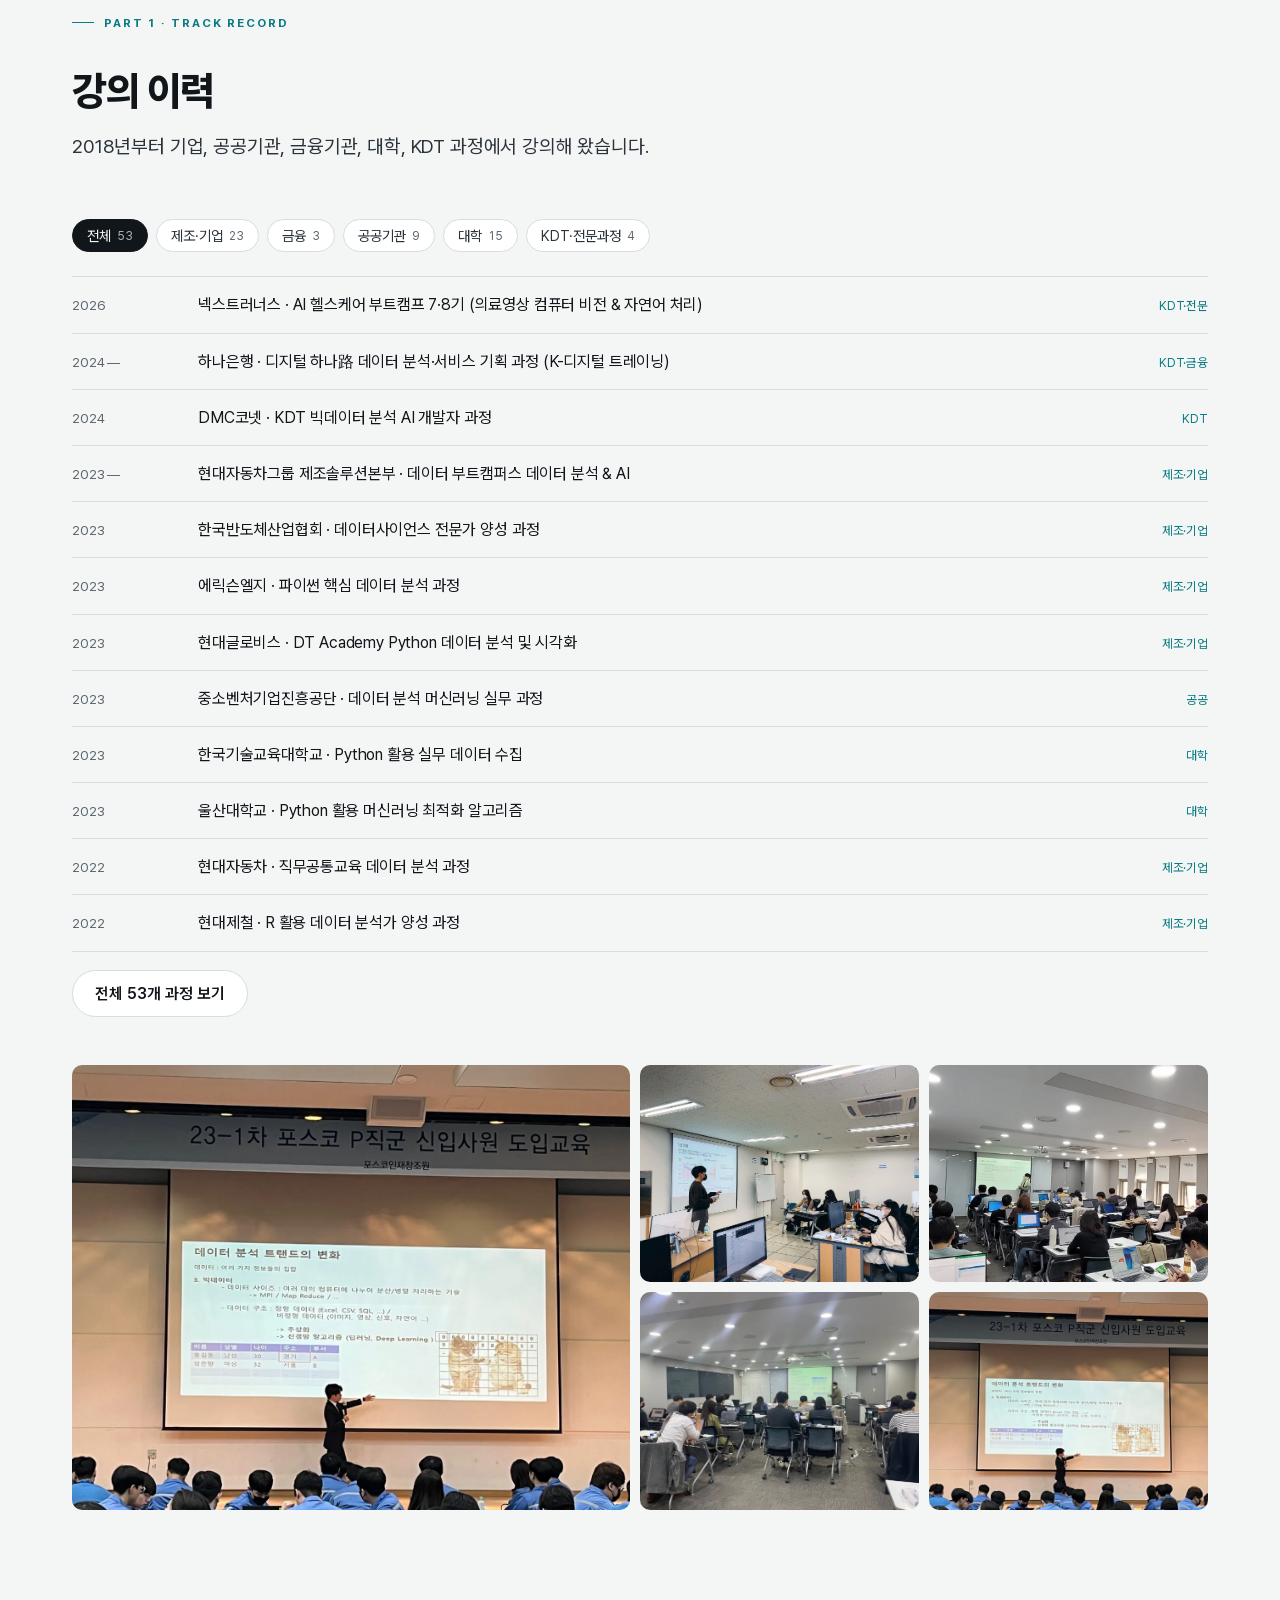
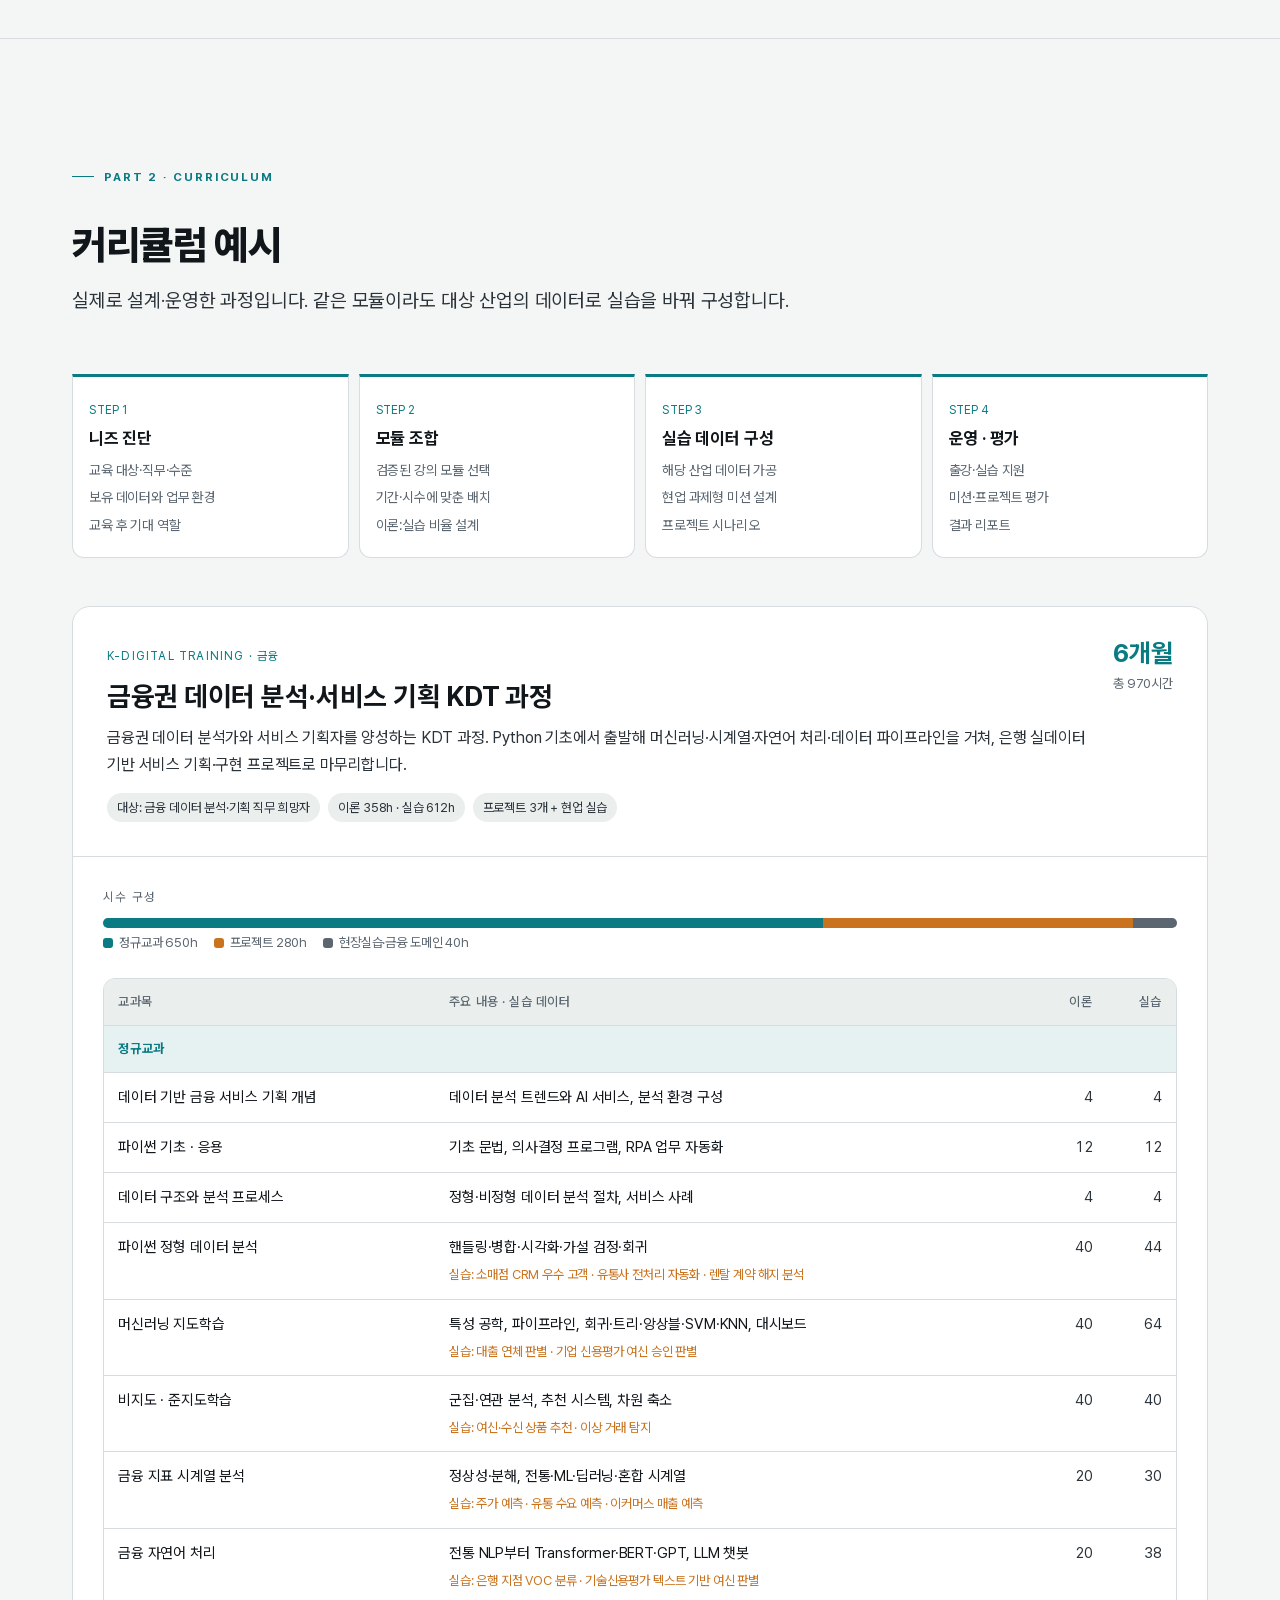
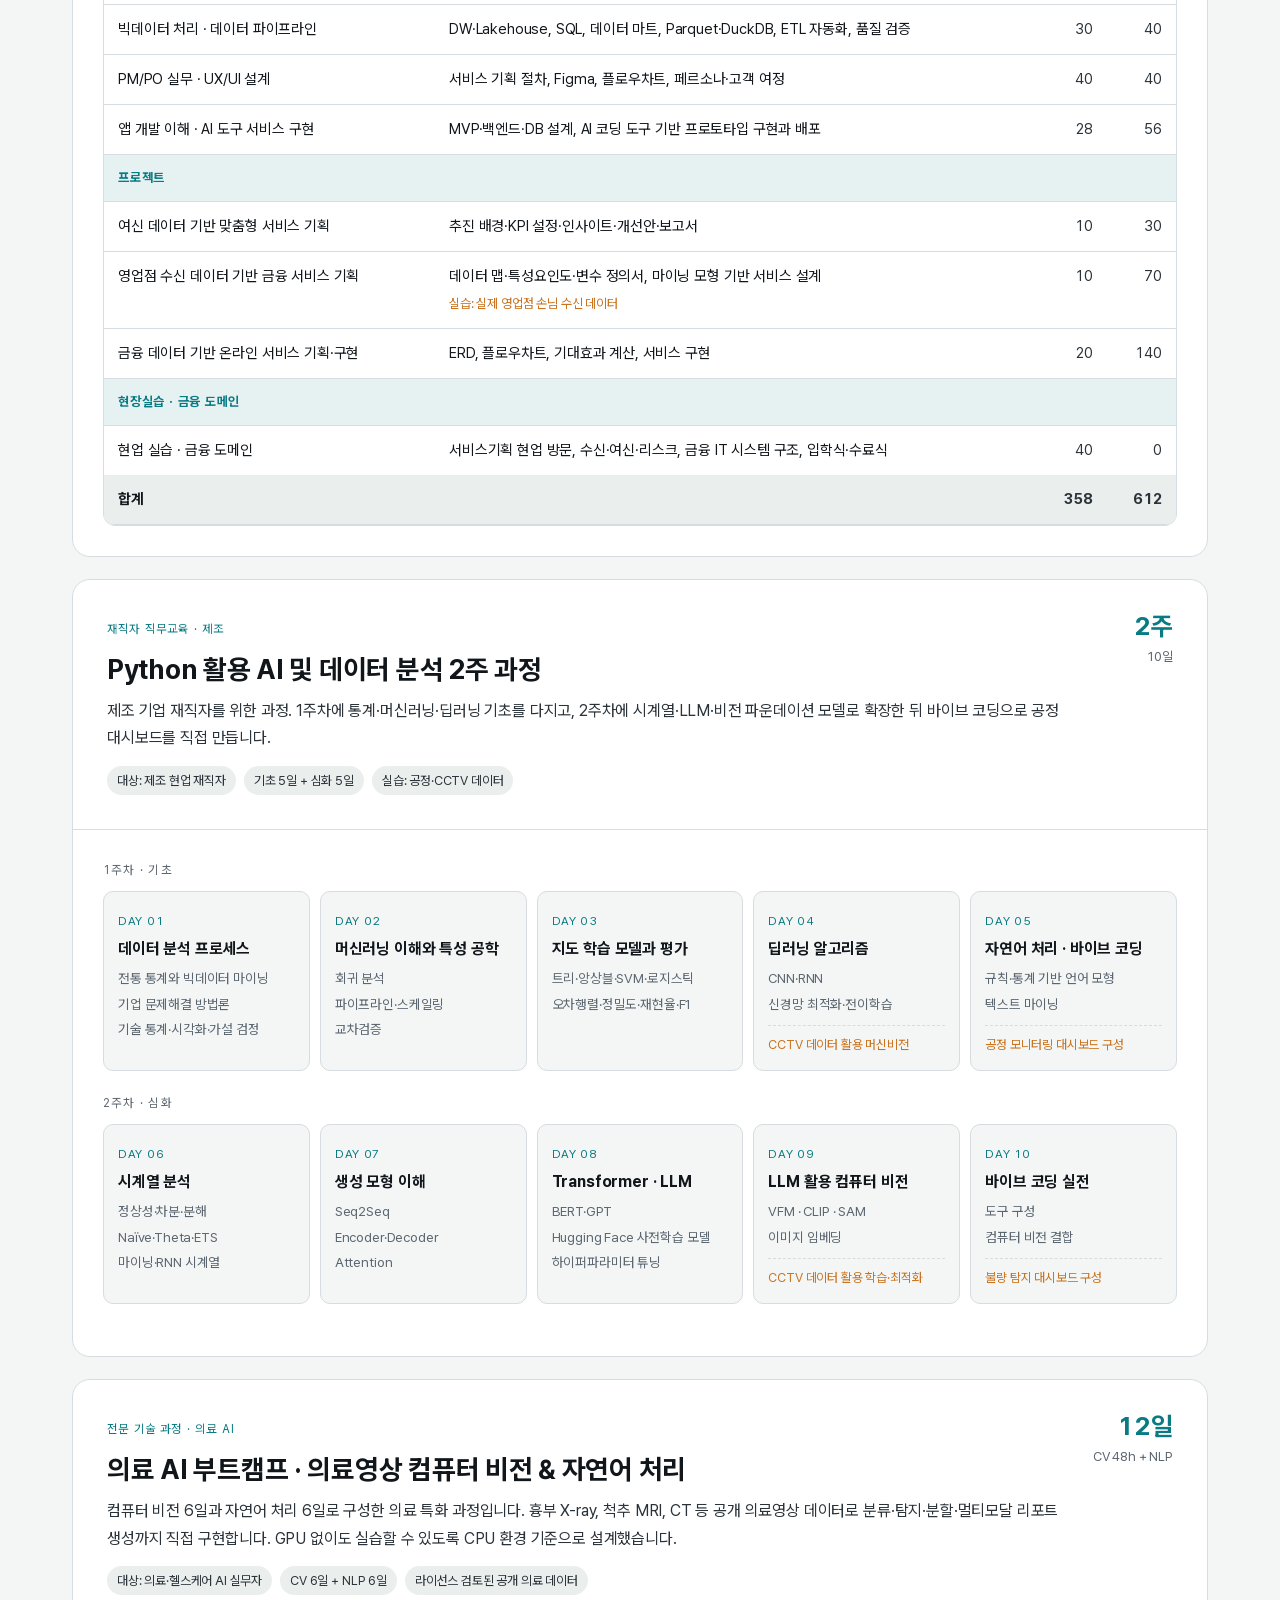
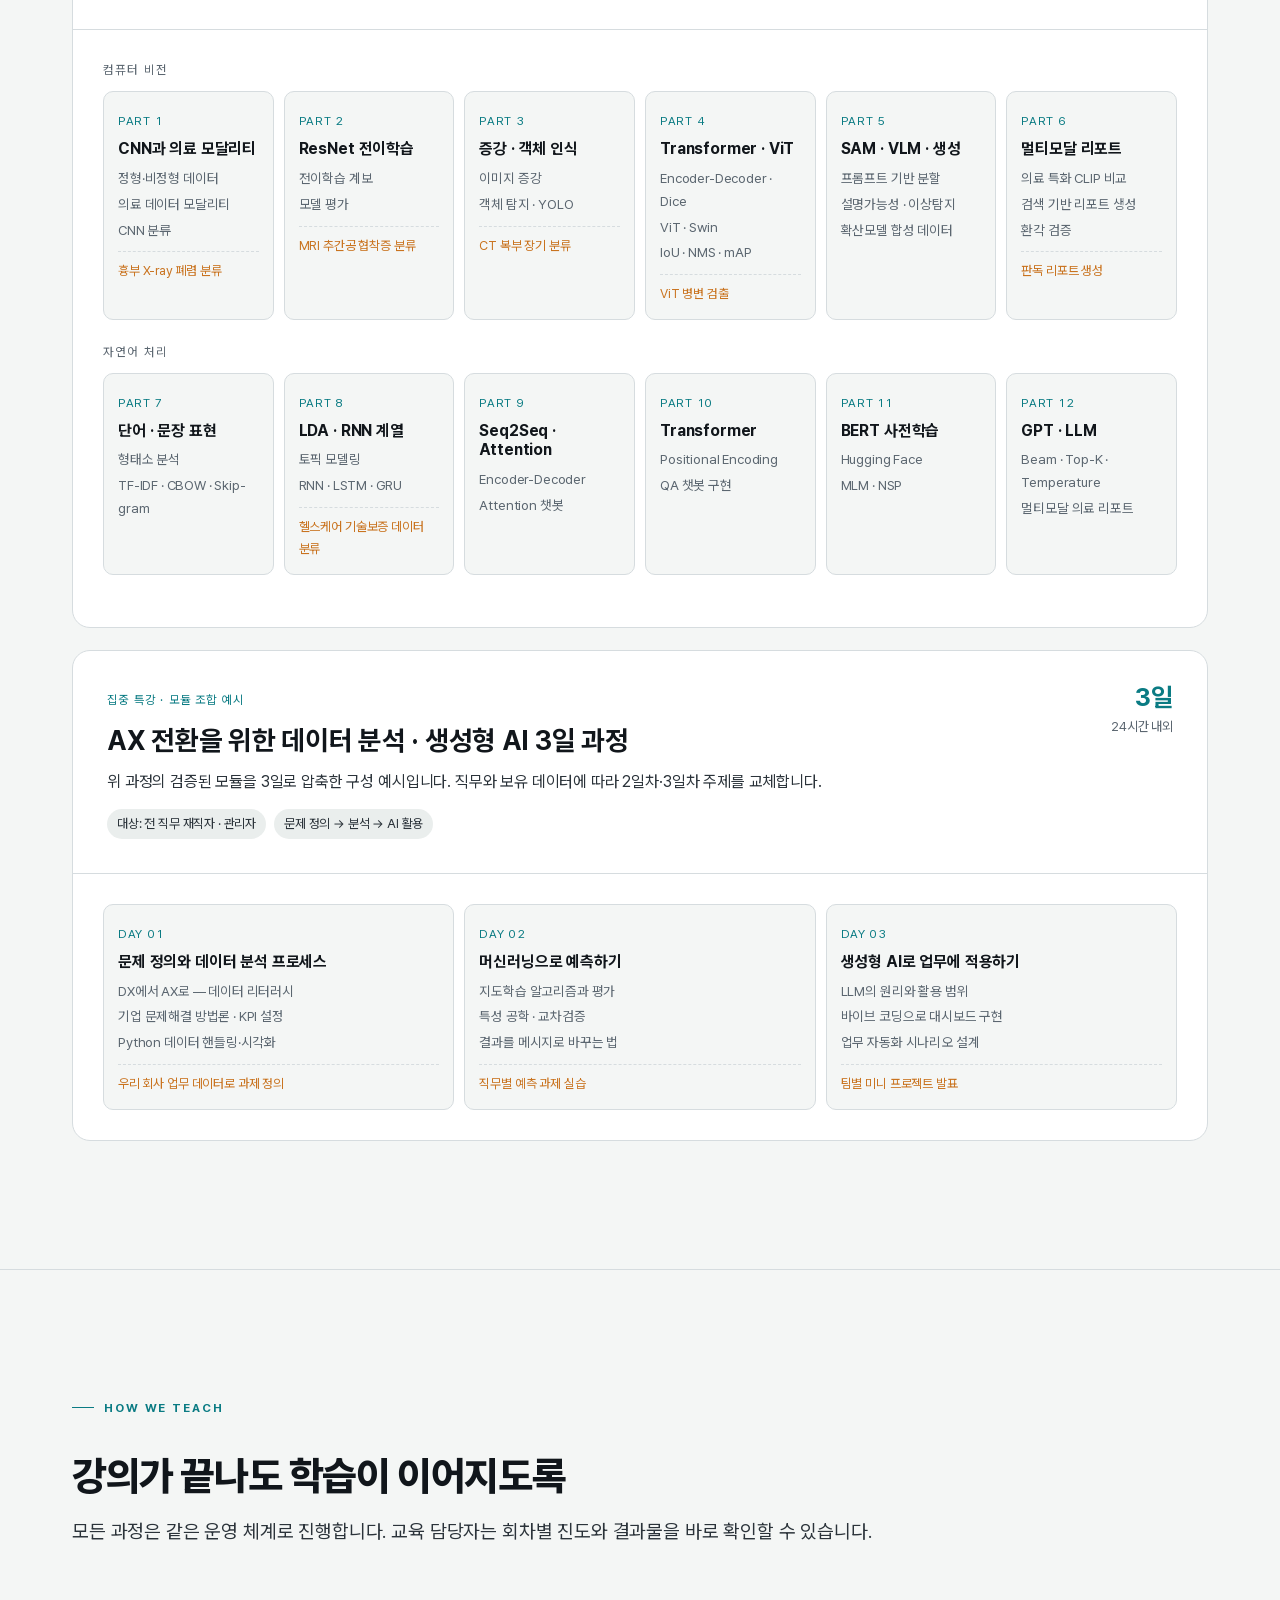
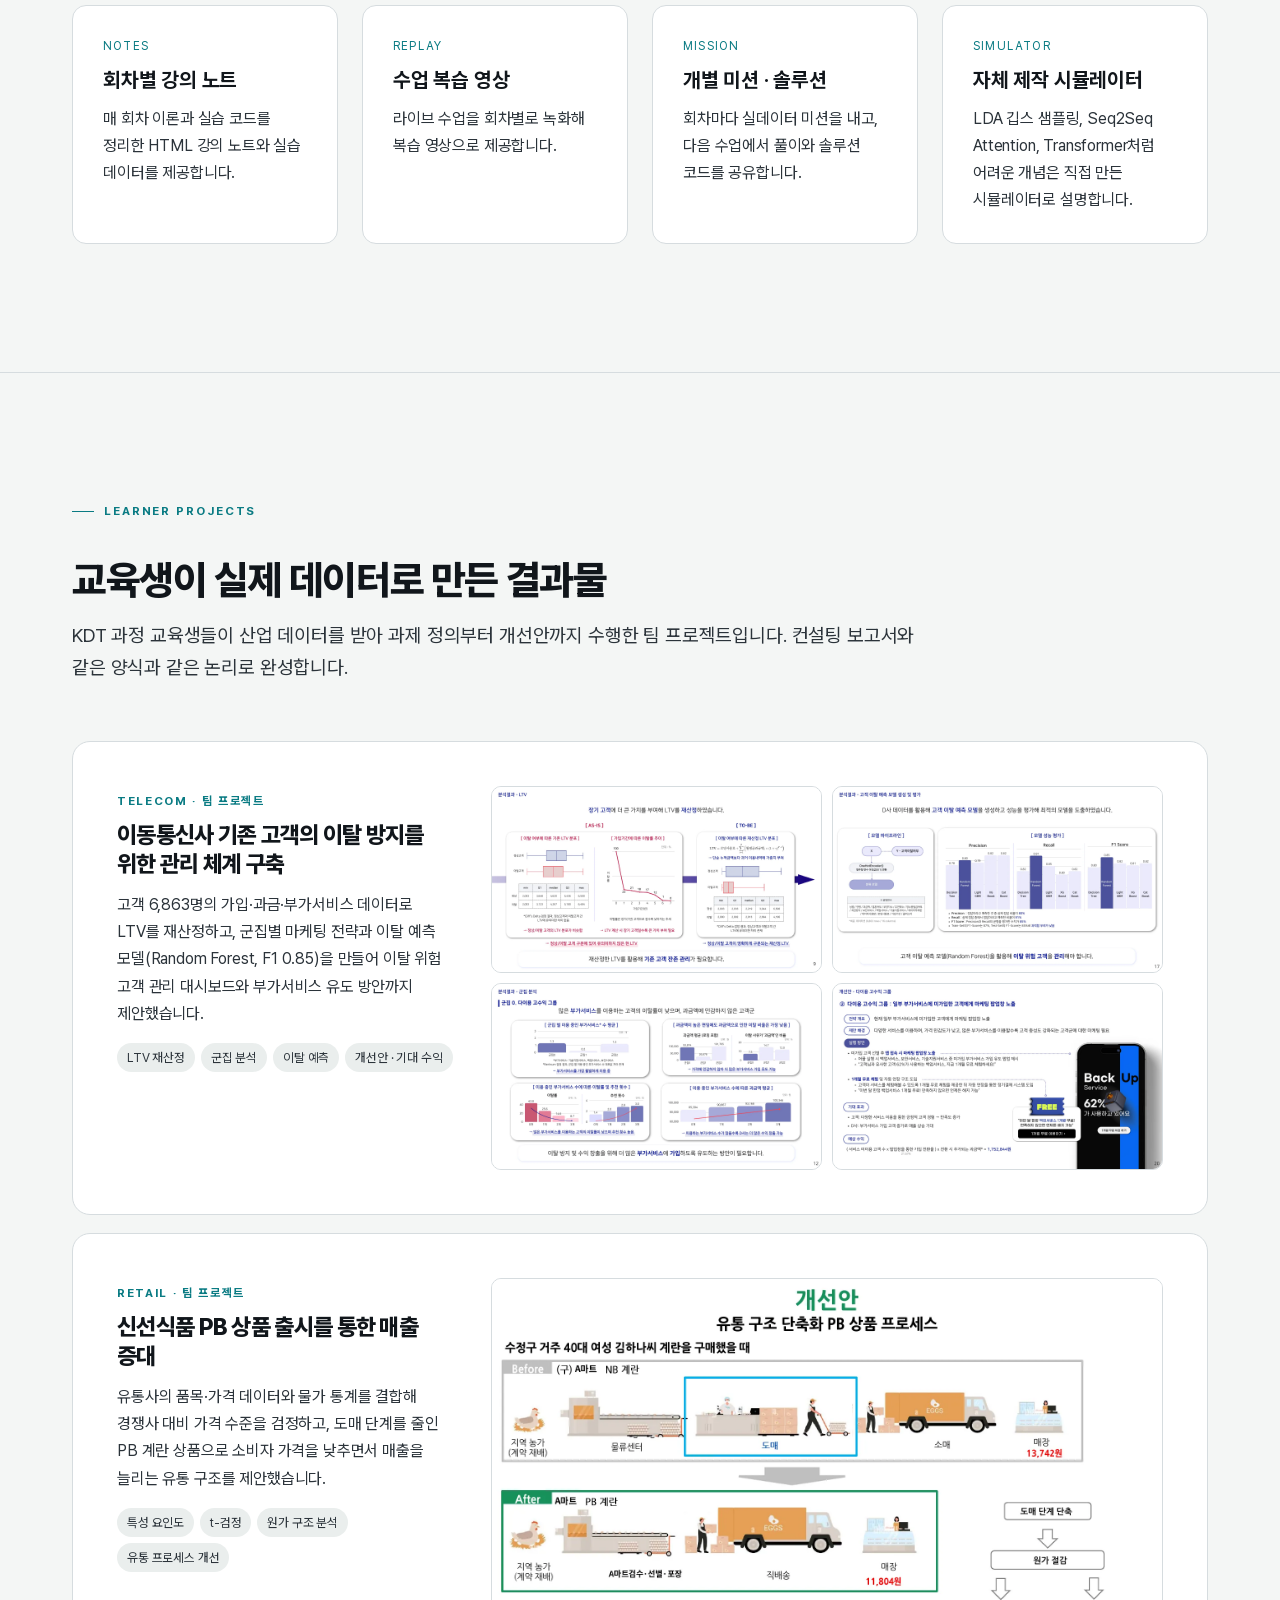
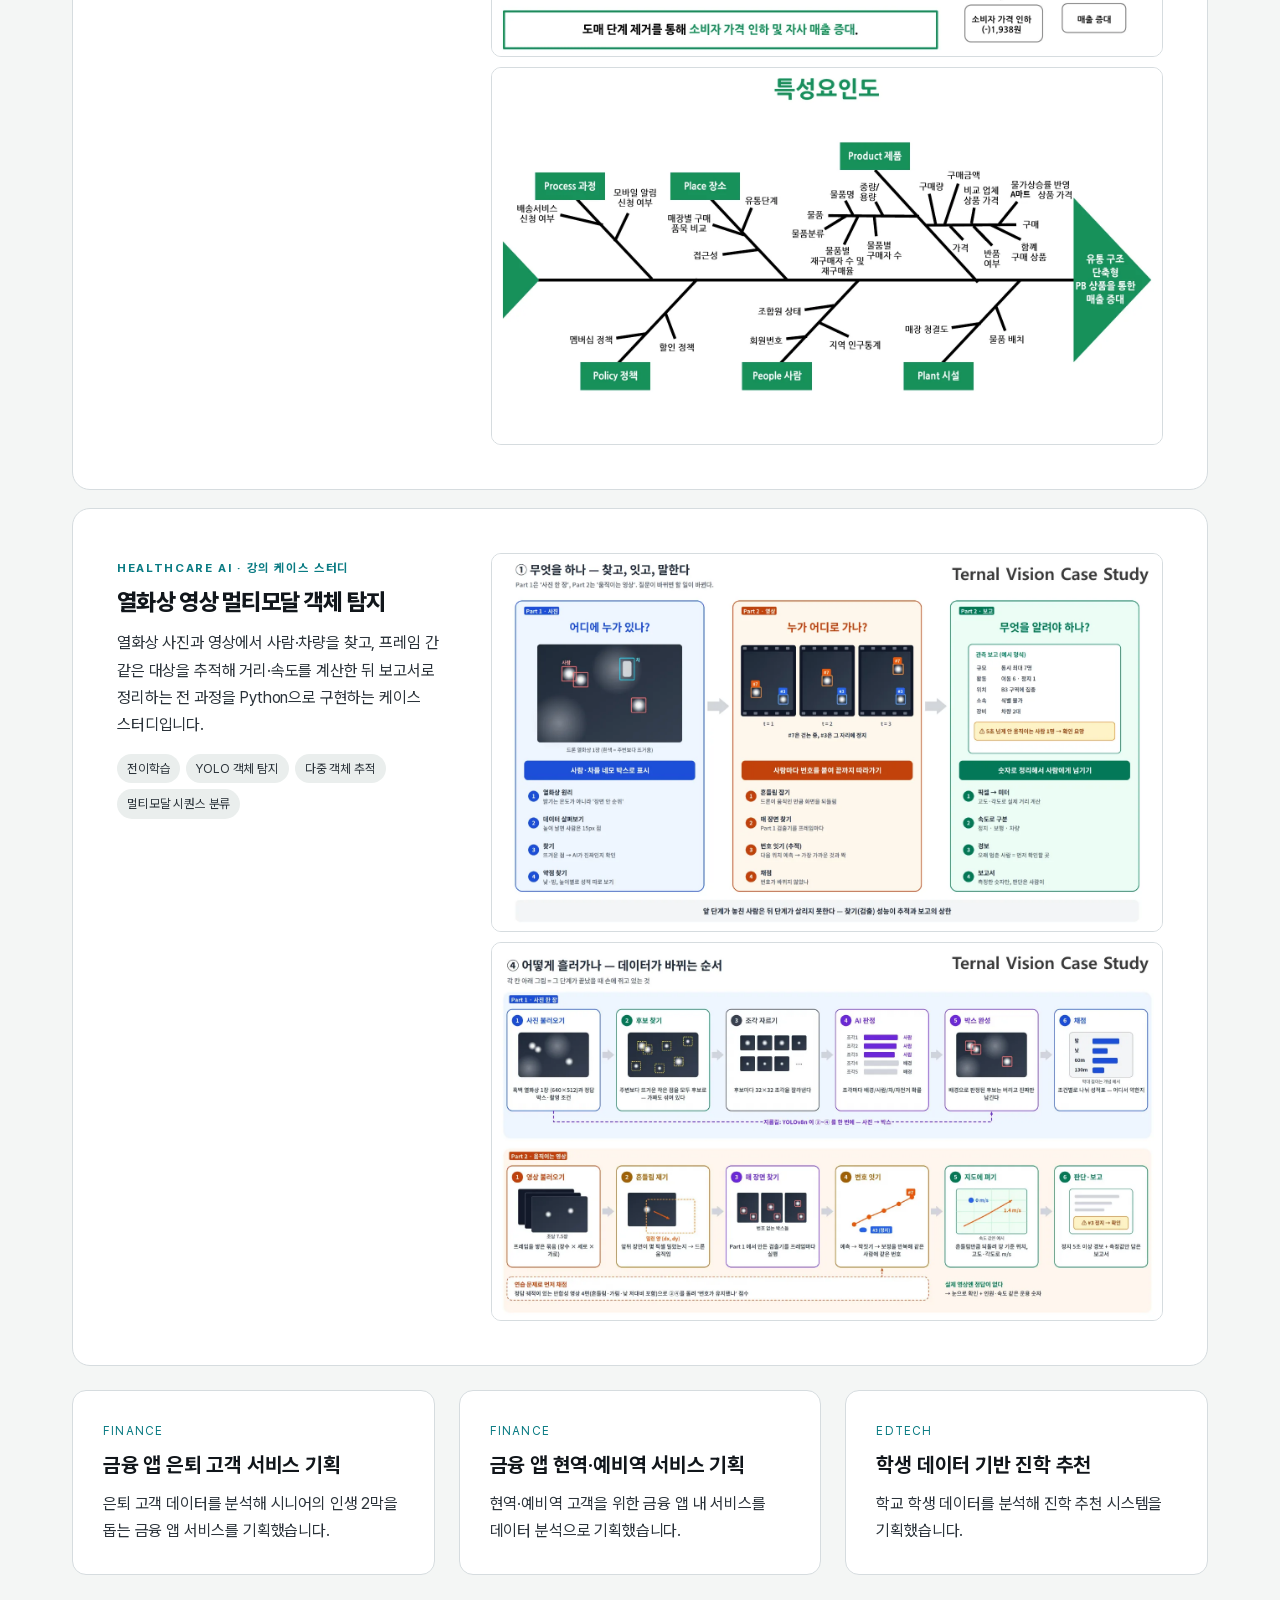
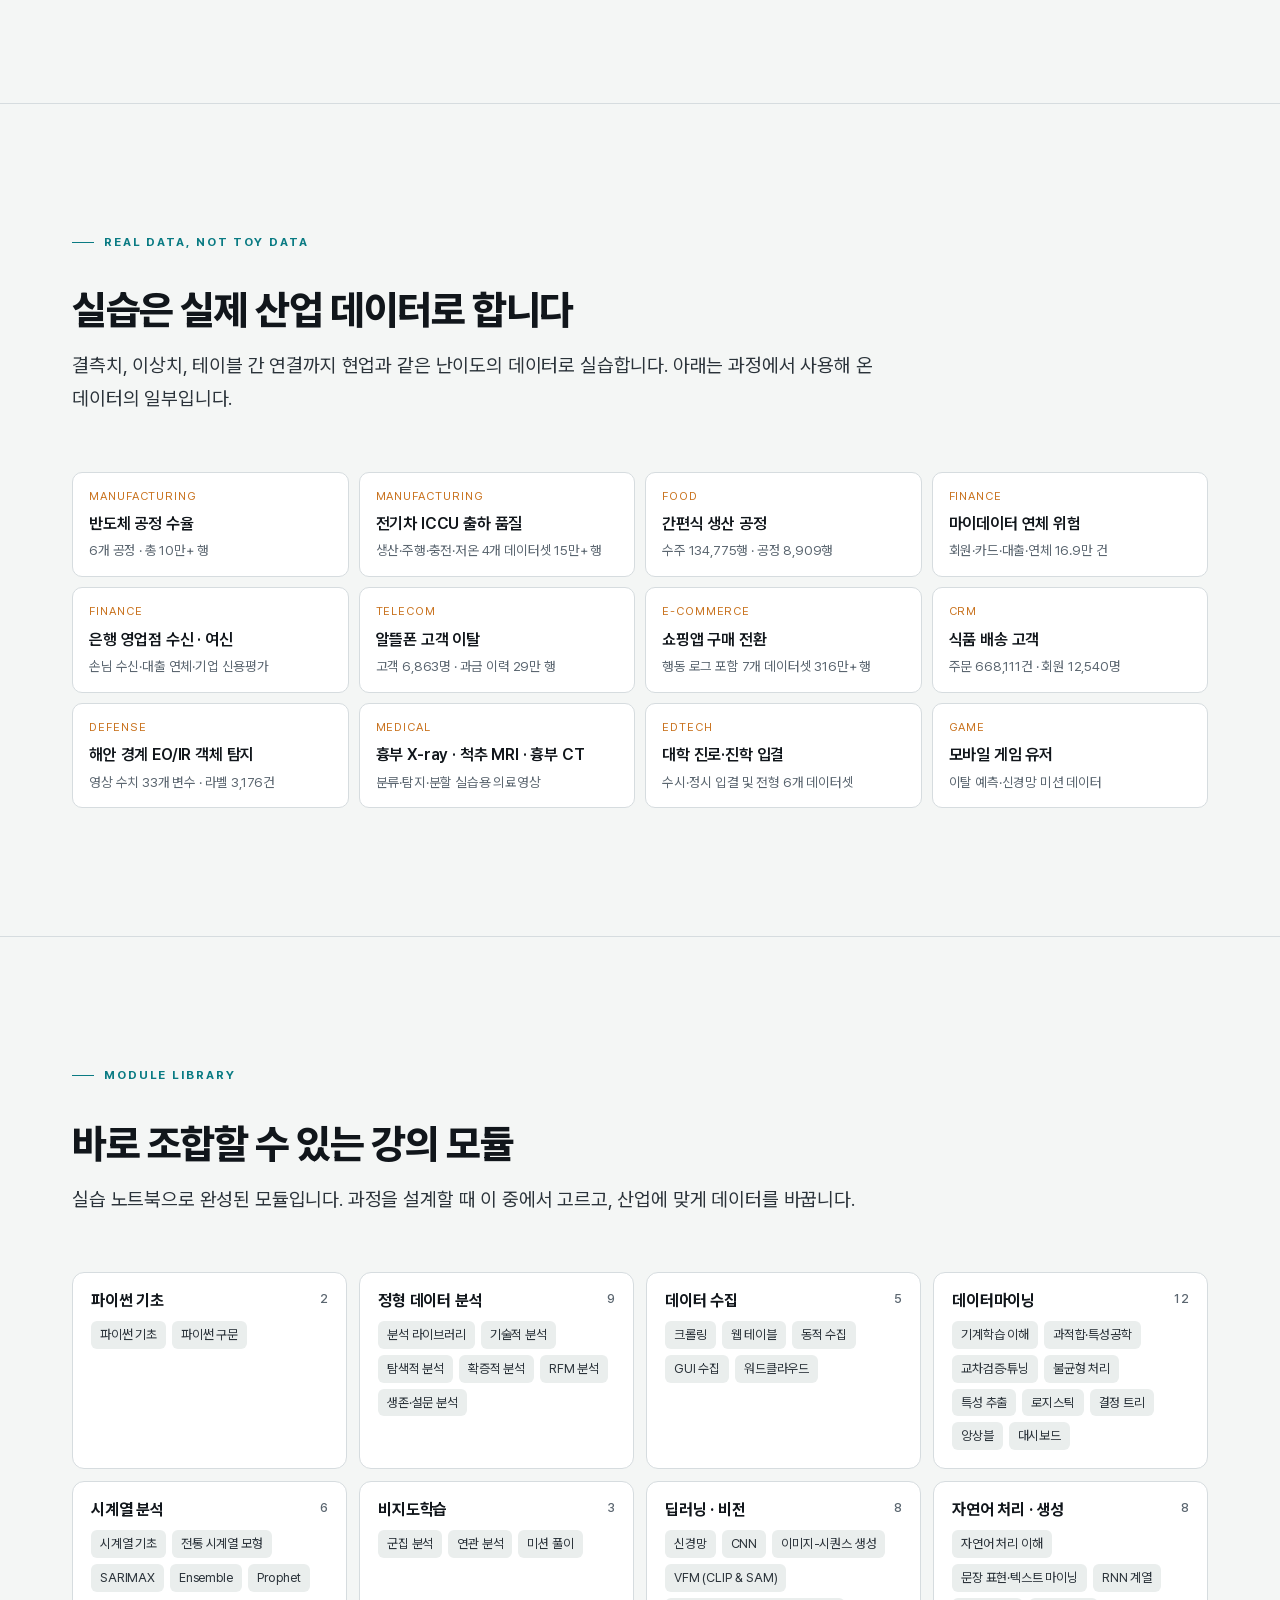
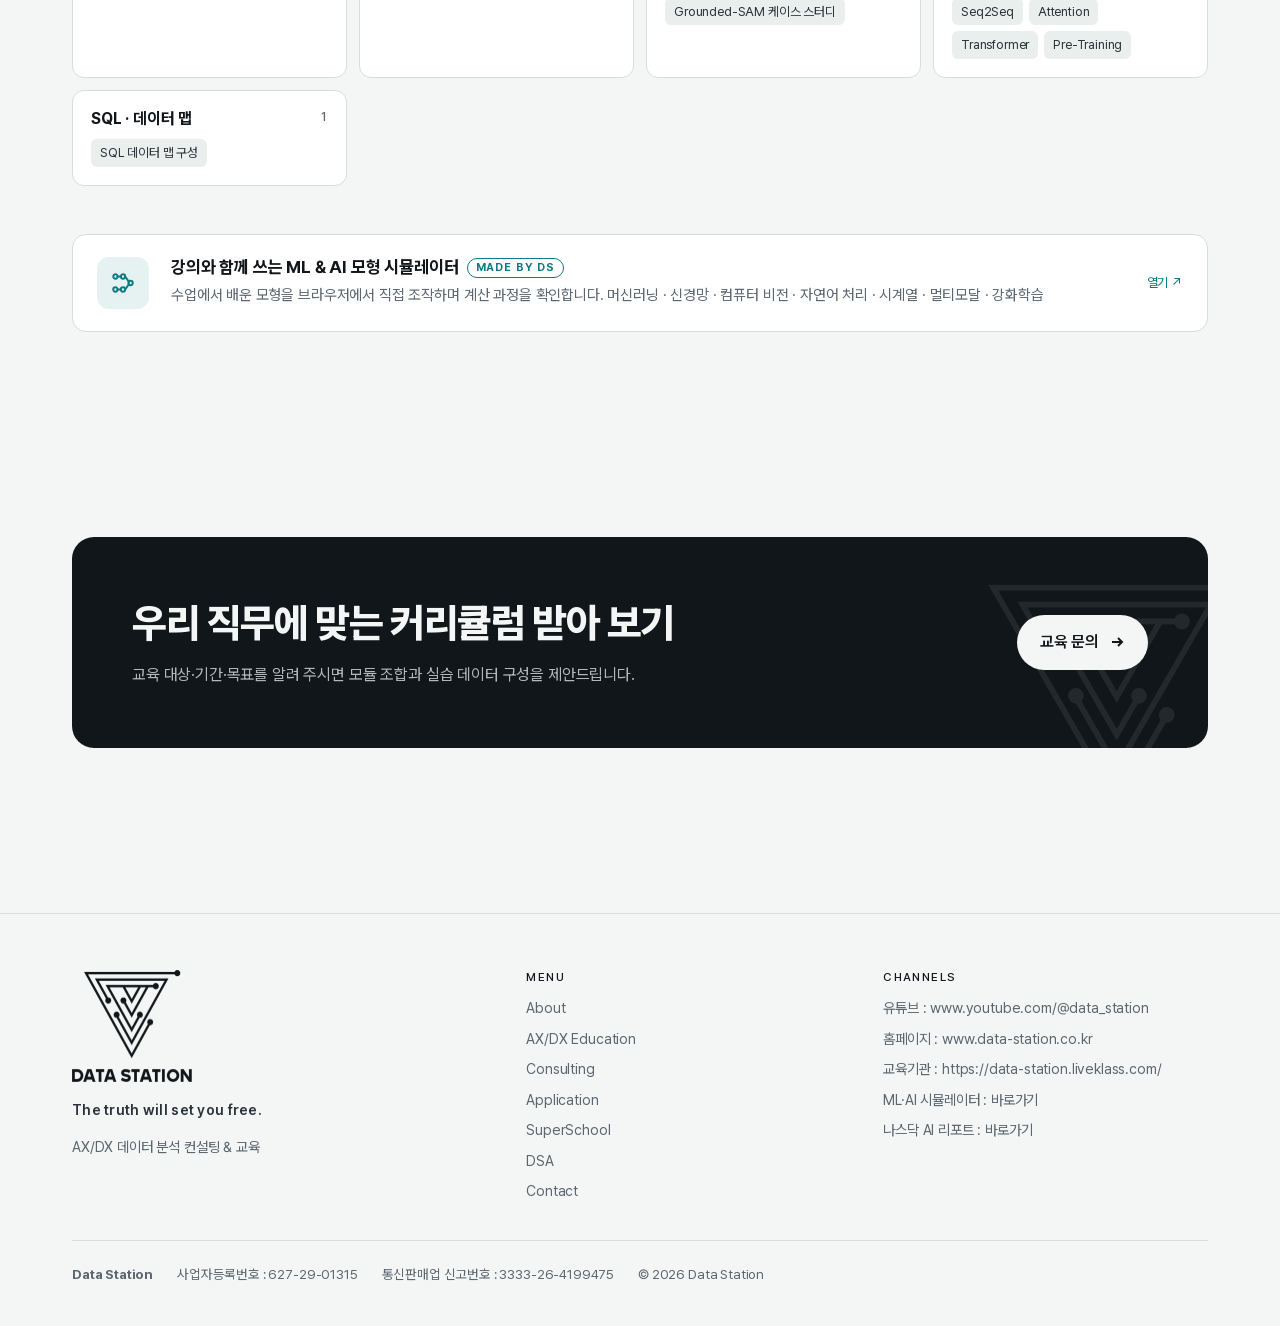
<file: education.html>
<!doctype html>
<html lang="ko" data-theme="light" class="no-js">
<head>
<meta charset="utf-8">
<meta name="viewport" content="width=device-width, initial-scale=1">
<title>AX/DX Education — Data Station</title>
<meta name="description" content="기업 직무교육·KDT·대학 출강 이력과 실제 커리큘럼 예시. 3일 특강부터 6개월 KDT 과정까지 실제 산업 데이터로 진행하는 데이터 분석·AI 교육.">
<link rel="canonical" href="https://www.data-station.co.kr/education.html">
<meta property="og:type" content="website">
<meta property="og:site_name" content="Data Station">
<meta property="og:title" content="AX/DX Education — Data Station">
<meta property="og:description" content="기업 직무교육·KDT·대학 출강 이력과 실제 커리큘럼 예시. 3일 특강부터 6개월 KDT 과정까지 실제 산업 데이터로 진행하는 데이터 분석·AI 교육.">
<meta property="og:url" content="https://www.data-station.co.kr/education.html">
<meta property="og:image" content="https://www.data-station.co.kr/assets/img/brand/og.png">
<meta name="twitter:card" content="summary_large_image">
<meta name="theme-color" content="#0b0e11">
<link rel="icon" type="image/png" href="assets/img/brand/favicon.png">
<link rel="apple-touch-icon" href="assets/img/brand/apple-touch-icon.png">
<script>
(function(){try{var t=localStorage.getItem('ds-theme');if(!t){t=window.matchMedia&&window.matchMedia('(prefers-color-scheme: dark)').matches?'dark':'light'}document.documentElement.setAttribute('data-theme',t)}catch(e){}})();
</script>
<link rel="stylesheet" href="assets/fonts/pretendard/pretendard.css">
<link rel="stylesheet" href="assets/css/style.css">
</head>
<body>
<a class="skip" href="#main">본문 바로가기</a>
<header class="site-header">
  <div class="wrap">
    <a class="brand" href="index.html" aria-label="Data Station 홈"><img class="brand-logo" src="assets/img/brand/logo-white.png" alt="" width="34" height="30"><span class="brand-name">Data Station</span></a>
    <nav class="nav" id="site-nav" aria-label="주 메뉴">
      <a href="index.html">Home</a>
      <a href="about.html">About</a>
      <a href="education.html" aria-current="page">AX/DX Education</a>
      <a href="consulting.html">Consulting</a>
      <a href="application.html">Application</a>
      <a href="superschool.html">SuperSchool</a>
      <a href="dsa.html">DSA</a>
      <a href="contact.html" class="nav-cta">Contact</a>
    </nav>
    <button class="icon-btn theme-toggle" type="button" aria-label="야간 모드로 전환"><svg class="i-moon" viewBox="0 0 24 24" fill="none" stroke="currentColor" stroke-width="2" stroke-linecap="round" stroke-linejoin="round" aria-hidden="true"><path d="M21 12.8A9 9 0 1 1 11.2 3a7 7 0 0 0 9.8 9.8z"/></svg><svg class="i-sun" viewBox="0 0 24 24" fill="none" stroke="currentColor" stroke-width="2" stroke-linecap="round" aria-hidden="true"><circle cx="12" cy="12" r="4"/><path d="M12 2v2M12 20v2M4.9 4.9l1.4 1.4M17.7 17.7l1.4 1.4M2 12h2M20 12h2M4.9 19.1l1.4-1.4M17.7 6.3l1.4-1.4"/></svg></button>
    <button class="icon-btn menu-toggle" type="button" aria-label="메뉴 열기" aria-expanded="false" aria-controls="site-nav"><svg viewBox="0 0 24 24" fill="none" stroke="currentColor" stroke-width="2" stroke-linecap="round" aria-hidden="true"><path d="M4 7h16M4 12h16M4 17h16"/></svg></button>
  </div>
</header>
<main id="main">
<section class="page-hero">
  <span class="page-hero__mark" aria-hidden="true"></span>
  <div class="wrap">
    <p class="eyebrow">AX/DX Education</p>
    <h1 class="display">현업의 데이터로 배우고, 현업의 문제로 끝나는 교육</h1>
    <p class="lead">제조·금융·의료·공공 현장에서 직접 분석해 온 컨설턴트가 강의합니다. 기업의 직무와 데이터 환경에 맞춰 3일 특강부터 6개월 KDT 과정까지 설계하고, 모든 실습은 실제 산업 데이터를 가공한 자료로 진행합니다.</p>
    <nav class="anchor-nav" aria-label="페이지 내 이동">
      <a href="#fields">강의 분야</a><a href="#history">강의 이력</a><a href="#curriculum">커리큘럼 예시</a><a href="#projects">교육생 프로젝트</a><a href="#data">실습 데이터</a><a href="#modules">모듈 라이브러리</a>
    </nav>
  </div>
</section>

<!-- PART 1 -->
<section class="section" id="fields">
  <div class="wrap">
    <div class="section-head reveal">
      <p class="eyebrow">Part 1 · Fields</p>
      <h2 class="h2">강의 분야</h2>
      <p class="lead">데이터 분석의 기초부터 생성형 AI 활용 서비스 구현까지, 직무에 필요한 범위를 골라 구성합니다.</p>
    </div>
    <div class="tracks reveal">
      <div class="track"><h4>데이터 분석 기초</h4><ul><li>Python</li><li>R</li><li>JMP</li><li>데이터 핸들링</li><li>시각화</li></ul></div>
      <div class="track"><h4>통계 · 데이터마이닝</h4><ul><li>기술·탐색·확증 분석</li><li>가설 검정</li><li>회귀</li><li>RFM</li><li>생존·설문 분석</li></ul></div>
      <div class="track"><h4>머신러닝</h4><ul><li>지도·비지도·준지도</li><li>특성 공학</li><li>앙상블</li><li>불균형 데이터</li><li>추천</li></ul></div>
      <div class="track"><h4>딥러닝 · 컴퓨터 비전</h4><ul><li>CNN</li><li>전이학습</li><li>객체 탐지</li><li>분할</li><li>CLIP · SAM</li></ul></div>
      <div class="track"><h4>자연어 처리 · LLM</h4><ul><li>텍스트 마이닝</li><li>RNN 계열</li><li>Attention</li><li>Transformer</li><li>BERT · GPT</li></ul></div>
      <div class="track"><h4>시계열 분석</h4><ul><li>정상성·분해</li><li>ARIMA · SARIMAX</li><li>Prophet</li><li>딥러닝 시계열</li></ul></div>
      <div class="track"><h4>데이터 엔지니어링</h4><ul><li>데이터 수집·크롤링</li><li>SQL</li><li>ETL 파이프라인</li><li>DuckDB · Parquet</li></ul></div>
      <div class="track"><h4>업무 자동화</h4><ul><li>RPA</li><li>Python 자동화</li><li>JSL</li><li>대시보드</li></ul></div>
      <div class="track"><h4>품질경영</h4><ul><li>Six Sigma &amp; Big Data</li><li>공정 최적화</li><li>JMP</li></ul></div>
      <div class="track"><h4>서비스 기획</h4><ul><li>문제해결 방법론</li><li>PM/PO 실무</li><li>UX/UI · Figma</li><li>페르소나·여정 지도</li></ul></div>
      <div class="track"><h4>생성형 AI 활용</h4><ul><li>바이브 코딩</li><li>AI 도구 기반 서비스 구현</li><li>멀티 에이전트</li></ul></div>
      <div class="track"><h4>군 전술 · 정보 분석</h4><ul><li>정보작전 방법론</li><li>전술 데이터 분석</li><li>현장 훈련 연계</li></ul></div>
    </div>
  </div>
</section>

<section class="section section--line" id="history">
  <div class="wrap">
    <div class="section-head reveal">
      <p class="eyebrow">Part 1 · Track record</p>
      <h2 class="h2">강의 이력</h2>
      <p class="lead">2018년부터 기업, 공공기관, 금융기관, 대학, KDT 과정에서 강의해 왔습니다.</p>
    </div>
    <div class="chips reveal" data-filter-group="#lectures" role="group" aria-label="강의 이력 분류">
      <button type="button" class="chip" data-filter="all" aria-pressed="true">전체 <span class="count">53</span></button>
      <button type="button" class="chip" data-filter="mfg" aria-pressed="false">제조·기업 <span class="count">23</span></button>
      <button type="button" class="chip" data-filter="fin" aria-pressed="false">금융 <span class="count">3</span></button>
      <button type="button" class="chip" data-filter="pub" aria-pressed="false">공공기관 <span class="count">9</span></button>
      <button type="button" class="chip" data-filter="univ" aria-pressed="false">대학 <span class="count">15</span></button>
      <button type="button" class="chip" data-filter="kdt" aria-pressed="false">KDT·전문과정 <span class="count">4</span></button>
    </div>
    <ul class="rows mt-m" id="lectures">
      <li data-cat="kdt"><span class="y">2026</span><span class="t">넥스트러너스 · AI 헬스케어 부트캠프 7·8기 (의료영상 컴퓨터 비전 &amp; 자연어 처리)</span><span class="c">KDT·전문</span></li>
      <li data-cat="kdt fin"><span class="y">2024 —</span><span class="t">하나은행 · 디지털 하나路 데이터 분석·서비스 기획 과정 (K-디지털 트레이닝)</span><span class="c">KDT·금융</span></li>
      <li data-cat="kdt"><span class="y">2024</span><span class="t">DMC코넷 · KDT 빅데이터 분석 AI 개발자 과정</span><span class="c">KDT</span></li>
      <li data-cat="mfg"><span class="y">2023 —</span><span class="t">현대자동차그룹 제조솔루션본부 · 데이터 부트캠퍼스 데이터 분석 &amp; AI</span><span class="c">제조·기업</span></li>
      <li data-cat="mfg"><span class="y">2023</span><span class="t">한국반도체산업협회 · 데이터사이언스 전문가 양성 과정</span><span class="c">제조·기업</span></li>
      <li data-cat="mfg"><span class="y">2023</span><span class="t">에릭슨엘지 · 파이썬 핵심 데이터 분석 과정</span><span class="c">제조·기업</span></li>
      <li data-cat="mfg"><span class="y">2023</span><span class="t">현대글로비스 · DT Academy Python 데이터 분석 및 시각화</span><span class="c">제조·기업</span></li>
      <li data-cat="pub"><span class="y">2023</span><span class="t">중소벤처기업진흥공단 · 데이터 분석 머신러닝 실무 과정</span><span class="c">공공</span></li>
      <li data-cat="univ"><span class="y">2023</span><span class="t">한국기술교육대학교 · Python 활용 실무 데이터 수집</span><span class="c">대학</span></li>
      <li data-cat="univ"><span class="y">2023</span><span class="t">울산대학교 · Python 활용 머신러닝 최적화 알고리즘</span><span class="c">대학</span></li>
      <li data-cat="mfg"><span class="y">2022</span><span class="t">현대자동차 · 직무공통교육 데이터 분석 과정</span><span class="c">제조·기업</span></li>
      <li data-cat="mfg"><span class="y">2022</span><span class="t">현대제철 · R 활용 데이터 분석가 양성 과정</span><span class="c">제조·기업</span></li>
      <li data-cat="mfg"><span class="y">2022</span><span class="t">현대트랜시스 · TADA 사내 데이터 분석가 양성 과정</span><span class="c">제조·기업</span></li>
      <li data-cat="mfg"><span class="y">2022</span><span class="t">LG이노텍 · JSL &amp; Python 활용 업무자동화 구축 교육</span><span class="c">제조·기업</span></li>
      <li data-cat="mfg"><span class="y">2022</span><span class="t">POSCO · Smart 과정 Python 프로그래밍</span><span class="c">제조·기업</span></li>
      <li data-cat="mfg"><span class="y">2022</span><span class="t">DMC코넷 · 기업 멤버십 SW 캠프 빅데이터 과정</span><span class="c">제조·기업</span></li>
      <li data-cat="fin"><span class="y">2022 —</span><span class="t">한국산업은행 · 사내 데이터 분석 전문가 양성 과정</span><span class="c">금융</span></li>
      <li data-cat="pub"><span class="y">2022</span><span class="t">LH 한국토지주택공사 · Python 활용 데이터 분석 기초</span><span class="c">공공</span></li>
      <li data-cat="pub"><span class="y">2022</span><span class="t">국토교통부 · Python 활용 데이터 분석 기초</span><span class="c">공공</span></li>
      <li data-cat="univ"><span class="y">2022</span><span class="t">중앙대학교 · LINC 3.0 파이썬 비즈니스 데이터 분석과 통계 워크숍</span><span class="c">대학</span></li>
      <li data-cat="mfg"><span class="y">2021</span><span class="t">현대자동차 · Python/R 활용 데이터 분석</span><span class="c">제조·기업</span></li>
      <li data-cat="mfg"><span class="y">2021</span><span class="t">LG이노텍 · SSBD (Six Sigma &amp; Big Data) Python 교육</span><span class="c">제조·기업</span></li>
      <li data-cat="mfg"><span class="y">2021</span><span class="t">웅진코웨이 스마트팩토리팀 · 제조 빅데이터 전문가 사내 교육</span><span class="c">제조·기업</span></li>
      <li data-cat="mfg"><span class="y">2021 —</span><span class="t">삼성멀티캠퍼스 · Associate ProDS 전문가 과정</span><span class="c">제조·기업</span></li>
      <li data-cat="mfg"><span class="y">2021</span><span class="t">삼성멀티캠퍼스 · 반도체 중간관리자 과정</span><span class="c">제조·기업</span></li>
      <li data-cat="kdt"><span class="y">2021</span><span class="t">알파코 · 누구나테크코스 인공지능 데이터 분석 전문가 과정</span><span class="c">전문과정</span></li>
      <li data-cat="mfg"><span class="y">2021</span><span class="t">DMC코넷 · 빅데이터 분석 기반 비즈니스 개발자 양성 과정</span><span class="c">제조·기업</span></li>
      <li data-cat="mfg"><span class="y">2021</span><span class="t">한국지능화협회 · 스마트팩토리 Python 빅데이터 실무</span><span class="c">제조·기업</span></li>
      <li data-cat="pub"><span class="y">2021</span><span class="t">KMA 자격인증평가센터 · 당진시 빅데이터 전문가 자격 과정</span><span class="c">공공</span></li>
      <li data-cat="pub"><span class="y">2021</span><span class="t">전남정보문화산업진흥원 · 빅데이터 전문가 자격 과정</span><span class="c">공공</span></li>
      <li data-cat="pub"><span class="y">2021</span><span class="t">부산관광공사 · 관광데이터 포럼 데이터 분석 특강</span><span class="c">공공</span></li>
      <li data-cat="univ"><span class="y">2021</span><span class="t">연세대학교 · CDS 빅데이터 전문가 양성 과정</span><span class="c">대학</span></li>
      <li data-cat="univ"><span class="y">2021</span><span class="t">울산대학교 · 빅데이터 분석기사 자격증 취득 과정</span><span class="c">대학</span></li>
      <li data-cat="univ"><span class="y">2021</span><span class="t">경기대학교 · 데이터 분석 학습법 특강</span><span class="c">대학</span></li>
      <li data-cat="mfg"><span class="y">2020</span><span class="t">현대NGB · 재직자 대상 Python 활용 빅데이터 분석</span><span class="c">제조·기업</span></li>
      <li data-cat="mfg"><span class="y">2020</span><span class="t">MI &amp; ION Bio · 실무자 대상 빅데이터 기초 역량</span><span class="c">제조·기업</span></li>
      <li data-cat="fin"><span class="y">2020 —</span><span class="t">한국기업데이터 · ADsP·ADP 자격증 취득 과정</span><span class="c">금융</span></li>
      <li data-cat="pub"><span class="y">2020</span><span class="t">한국수력원자력 · Python 활용 데이터 분석 직무 교육</span><span class="c">공공</span></li>
      <li data-cat="pub"><span class="y">2020</span><span class="t">녹색성장기술센터 · R 활용 기상 빅데이터 분석</span><span class="c">공공</span></li>
      <li data-cat="univ"><span class="y">2020</span><span class="t">충남대학교 · AI 부트캠프 데이터 분석 및 인공지능</span><span class="c">대학</span></li>
      <li data-cat="univ"><span class="y">2020</span><span class="t">조선대학교 · 도시데이터사이언티스트(CDS) 양성 과정</span><span class="c">대학</span></li>
      <li data-cat="univ"><span class="y">2020</span><span class="t">충북대학교 · JMP 활용 데이터 분석 전문가 과정</span><span class="c">대학</span></li>
      <li data-cat="univ"><span class="y">2020</span><span class="t">한국항공대학교 · 데이터 분석 수집 특강</span><span class="c">대학</span></li>
      <li data-cat="univ"><span class="y">2020</span><span class="t">한림대학교 · 빅데이터 양성 과정</span><span class="c">대학</span></li>
      <li data-cat="univ"><span class="y">2020</span><span class="t">남서울대학교 · 빅데이터학과 기계학습 특강</span><span class="c">대학</span></li>
      <li data-cat="univ"><span class="y">2020</span><span class="t">전남대학교 · Python 활용 데이터 분석 전문가 과정</span><span class="c">대학</span></li>
      <li data-cat="mfg"><span class="y">2019 —</span><span class="t">POSCO · 신입사원 프로그래밍 기초 역량 교육</span><span class="c">제조·기업</span></li>
      <li data-cat="pub"><span class="y">2019 —</span><span class="t">지방공기업평가원 · Python 업무자동화 및 빅데이터</span><span class="c">공공</span></li>
      <li data-cat="mfg"><span class="y">2019</span><span class="t">한화토탈 · 빅데이터·Python 교육</span><span class="c">제조·기업</span></li>
      <li data-cat="mfg"><span class="y">2019</span><span class="t">POSCO · Smart 과정 R 프로그래밍</span><span class="c">제조·기업</span></li>
      <li data-cat="univ"><span class="y">2019</span><span class="t">성균관대학교 · V Creator Python 빅데이터</span><span class="c">대학</span></li>
      <li data-cat="univ"><span class="y">2019</span><span class="t">홍익대학교 경영대학 · Python 머신러닝</span><span class="c">대학</span></li>
      <li data-cat="mfg"><span class="y">2018 — 2024</span><span class="t">POSCO · 청년 AI·Big Data 아카데미 프로젝트 과정 겸임교수</span><span class="c">제조·기업</span></li>
    </ul>
    <button type="button" class="btn btn--ghost more-btn" data-collapse="#lectures" aria-expanded="false">전체 과정 보기</button>

    <div class="photos mt-l reveal">
      <figure class="tall"><img src="assets/img/photos/lecture-stage.webp" alt="대강당 신입사원 대상 데이터 분석 강의" loading="lazy"></figure>
      <figure><img src="assets/img/photos/lecture-class.webp" alt="기업 재직자 대상 실습 강의" loading="lazy"></figure>
      <figure><img src="assets/img/photos/lecture-bootcamp.webp" alt="부트캠프 실습 강의 현장" loading="lazy"></figure>
      <figure><img src="assets/img/photos/classroom.webp" alt="데이터 분석 실습 강의실" loading="lazy"></figure>
      <figure><img src="assets/img/photos/auditorium.webp" alt="대규모 집합 교육" loading="lazy"></figure>
    </div>
  </div>
</section>

<!-- PART 2 -->
<section class="section section--line" id="curriculum">
  <div class="wrap">
    <div class="section-head reveal">
      <p class="eyebrow">Part 2 · Curriculum</p>
      <h2 class="h2">커리큘럼 예시</h2>
      <p class="lead">실제로 설계·운영한 과정입니다. 같은 모듈이라도 대상 산업의 데이터로 실습을 바꿔 구성합니다.</p>
    </div>

    <div class="steps reveal" style="grid-template-columns:repeat(4,minmax(0,1fr))">
      <div class="step"><span class="k">STEP 1</span><h3>니즈 진단</h3><ul><li>교육 대상·직무·수준</li><li>보유 데이터와 업무 환경</li><li>교육 후 기대 역할</li></ul></div>
      <div class="step"><span class="k">STEP 2</span><h3>모듈 조합</h3><ul><li>검증된 강의 모듈 선택</li><li>기간·시수에 맞춘 배치</li><li>이론:실습 비율 설계</li></ul></div>
      <div class="step"><span class="k">STEP 3</span><h3>실습 데이터 구성</h3><ul><li>해당 산업 데이터 가공</li><li>현업 과제형 미션 설계</li><li>프로젝트 시나리오</li></ul></div>
      <div class="step"><span class="k">STEP 4</span><h3>운영 · 평가</h3><ul><li>출강·실습 지원</li><li>미션·프로젝트 평가</li><li>결과 리포트</li></ul></div>
    </div>

    <div class="mt-l">
      <!-- 6 months KDT -->
      <article class="course reveal">
        <div class="course__head">
          <div>
            <span class="card__kicker" style="font-family:var(--font-mono);font-size:.75rem;letter-spacing:.1em;color:var(--signal)">K-DIGITAL TRAINING · 금융</span>
            <h3 class="mt-s">금융권 데이터 분석·서비스 기획 KDT 과정</h3>
            <p>금융권 데이터 분석가와 서비스 기획자를 양성하는 KDT 과정. Python 기초에서 출발해 머신러닝·시계열·자연어 처리·데이터 파이프라인을 거쳐, 은행 실데이터 기반 서비스 기획·구현 프로젝트로 마무리합니다.</p>
            <div class="course__meta"><span>대상: 금융 데이터 분석·기획 직무 희망자</span><span>이론 358h · 실습 612h</span><span>프로젝트 3개 + 현업 실습</span></div>
          </div>
          <div class="course__len"><div class="n">6개월</div><div class="u">총 970시간</div></div>
        </div>
        <div class="course__body">
          <p class="phase-label">시수 구성</p>
          <div class="hours-bar" role="img" aria-label="정규교과 650시간, 프로젝트 280시간, 현장실습·금융 도메인 40시간">
            <i style="width:67%;background:var(--signal)"></i><i style="width:28.9%;background:var(--amber)"></i><i style="width:4.1%;background:var(--muted)"></i>
          </div>
          <div class="legend"><span style="--c:var(--signal)">정규교과 650h</span><span style="--c:var(--amber)">프로젝트 280h</span><span style="--c:var(--muted)">현장실습·금융 도메인 40h</span></div>
          <div class="table-wrap mt-m">
            <table class="mod">
              <thead><tr><th>교과목</th><th>주요 내용 · 실습 데이터</th><th style="text-align:right">이론</th><th style="text-align:right">실습</th></tr></thead>
              <tbody>
                <tr class="grp"><td colspan="4">정규교과</td></tr>
                <tr><td>데이터 기반 금융 서비스 기획 개념</td><td>데이터 분석 트렌드와 AI 서비스, 분석 환경 구성</td><td class="h">4</td><td class="h">4</td></tr>
                <tr><td>파이썬 기초 · 응용</td><td>기초 문법, 의사결정 프로그램, RPA 업무 자동화</td><td class="h">12</td><td class="h">12</td></tr>
                <tr><td>데이터 구조와 분석 프로세스</td><td>정형·비정형 데이터 분석 절차, 서비스 사례</td><td class="h">4</td><td class="h">4</td></tr>
                <tr><td>파이썬 정형 데이터 분석</td><td>핸들링·병합·시각화·가설 검정·회귀<span class="lab">실습: 소매점 CRM 우수 고객 · 유통사 전처리 자동화 · 렌탈 계약 해지 분석</span></td><td class="h">40</td><td class="h">44</td></tr>
                <tr><td>머신러닝 지도학습</td><td>특성 공학, 파이프라인, 회귀·트리·앙상블·SVM·KNN, 대시보드<span class="lab">실습: 대출 연체 판별 · 기업 신용평가 여신 승인 판별</span></td><td class="h">40</td><td class="h">64</td></tr>
                <tr><td>비지도 · 준지도학습</td><td>군집·연관 분석, 추천 시스템, 차원 축소<span class="lab">실습: 여신·수신 상품 추천 · 이상 거래 탐지</span></td><td class="h">40</td><td class="h">40</td></tr>
                <tr><td>금융 지표 시계열 분석</td><td>정상성·분해, 전통·ML·딥러닝·혼합 시계열<span class="lab">실습: 주가 예측 · 유통 수요 예측 · 이커머스 매출 예측</span></td><td class="h">20</td><td class="h">30</td></tr>
                <tr><td>금융 자연어 처리</td><td>전통 NLP부터 Transformer·BERT·GPT, LLM 챗봇<span class="lab">실습: 은행 지점 VOC 분류 · 기술신용평가 텍스트 기반 여신 판별</span></td><td class="h">20</td><td class="h">38</td></tr>
                <tr><td>빅데이터 처리 · 데이터 파이프라인</td><td>DW·Lakehouse, SQL, 데이터 마트, Parquet·DuckDB, ETL 자동화, 품질 검증</td><td class="h">30</td><td class="h">40</td></tr>
                <tr><td>PM/PO 실무 · UX/UI 설계</td><td>서비스 기획 절차, Figma, 플로우차트, 페르소나·고객 여정</td><td class="h">40</td><td class="h">40</td></tr>
                <tr><td>앱 개발 이해 · AI 도구 서비스 구현</td><td>MVP·백엔드·DB 설계, AI 코딩 도구 기반 프로토타입 구현과 배포</td><td class="h">28</td><td class="h">56</td></tr>
                <tr class="grp"><td colspan="4">프로젝트</td></tr>
                <tr><td>여신 데이터 기반 맞춤형 서비스 기획</td><td>추진 배경·KPI 설정·인사이트·개선안·보고서</td><td class="h">10</td><td class="h">30</td></tr>
                <tr><td>영업점 수신 데이터 기반 금융 서비스 기획</td><td>데이터 맵·특성요인도·변수 정의서, 마이닝 모형 기반 서비스 설계<span class="lab">실습: 실제 영업점 손님 수신 데이터</span></td><td class="h">10</td><td class="h">70</td></tr>
                <tr><td>금융 데이터 기반 온라인 서비스 기획·구현</td><td>ERD, 플로우차트, 기대효과 계산, 서비스 구현</td><td class="h">20</td><td class="h">140</td></tr>
                <tr class="grp"><td colspan="4">현장실습 · 금융 도메인</td></tr>
                <tr><td>현업 실습 · 금융 도메인</td><td>서비스기획 현업 방문, 수신·여신·리스크, 금융 IT 시스템 구조, 입학식·수료식</td><td class="h">40</td><td class="h">0</td></tr>
              </tbody>
              <tfoot><tr><td colspan="2">합계</td><td class="h">358</td><td class="h">612</td></tr></tfoot>
            </table>
          </div>
        </div>
      </article>

      <!-- 2 weeks -->
      <article class="course reveal">
        <div class="course__head">
          <div>
            <span class="card__kicker" style="font-family:var(--font-mono);font-size:.75rem;letter-spacing:.1em;color:var(--signal)">재직자 직무교육 · 제조</span>
            <h3 class="mt-s">Python 활용 AI 및 데이터 분석 2주 과정</h3>
            <p>제조 기업 재직자를 위한 과정. 1주차에 통계·머신러닝·딥러닝 기초를 다지고, 2주차에 시계열·LLM·비전 파운데이션 모델로 확장한 뒤 바이브 코딩으로 공정 대시보드를 직접 만듭니다.</p>
            <div class="course__meta"><span>대상: 제조 현업 재직자</span><span>기초 5일 + 심화 5일</span><span>실습: 공정·CCTV 데이터</span></div>
          </div>
          <div class="course__len"><div class="n">2주</div><div class="u">10일</div></div>
        </div>
        <div class="course__body">
          <p class="phase-label">1주차 · 기초</p>
          <div class="days">
            <div class="day"><span class="d">DAY 01</span><h4>데이터 분석 프로세스</h4><ul><li>전통 통계와 빅데이터 마이닝</li><li>기업 문제해결 방법론</li><li>기술 통계·시각화·가설 검정</li></ul></div>
            <div class="day"><span class="d">DAY 02</span><h4>머신러닝 이해와 특성 공학</h4><ul><li>회귀 분석</li><li>파이프라인·스케일링</li><li>교차검증</li></ul></div>
            <div class="day"><span class="d">DAY 03</span><h4>지도 학습 모델과 평가</h4><ul><li>트리·앙상블·SVM·로지스틱</li><li>오차행렬·정밀도·재현율·F1</li></ul></div>
            <div class="day"><span class="d">DAY 04</span><h4>딥러닝 알고리즘</h4><ul><li>CNN·RNN</li><li>신경망 최적화·전이학습</li></ul><div class="data">CCTV 데이터 활용 머신비전</div></div>
            <div class="day"><span class="d">DAY 05</span><h4>자연어 처리 · 바이브 코딩</h4><ul><li>규칙·통계 기반 언어 모형</li><li>텍스트 마이닝</li></ul><div class="data">공정 모니터링 대시보드 구성</div></div>
          </div>
          <p class="phase-label">2주차 · 심화</p>
          <div class="days">
            <div class="day"><span class="d">DAY 06</span><h4>시계열 분석</h4><ul><li>정상성·차분·분해</li><li>Naïve·Theta·ETS</li><li>마이닝·RNN 시계열</li></ul></div>
            <div class="day"><span class="d">DAY 07</span><h4>생성 모형 이해</h4><ul><li>Seq2Seq</li><li>Encoder·Decoder</li><li>Attention</li></ul></div>
            <div class="day"><span class="d">DAY 08</span><h4>Transformer · LLM</h4><ul><li>BERT·GPT</li><li>Hugging Face 사전학습 모델</li><li>하이퍼파라미터 튜닝</li></ul></div>
            <div class="day"><span class="d">DAY 09</span><h4>LLM 활용 컴퓨터 비전</h4><ul><li>VFM · CLIP · SAM</li><li>이미지 임베딩</li></ul><div class="data">CCTV 데이터 활용 학습·최적화</div></div>
            <div class="day"><span class="d">DAY 10</span><h4>바이브 코딩 실전</h4><ul><li>도구 구성</li><li>컴퓨터 비전 결합</li></ul><div class="data">불량 탐지 대시보드 구성</div></div>
          </div>
        </div>
      </article>

      <!-- 12 days healthcare -->
      <article class="course reveal">
        <div class="course__head">
          <div>
            <span class="card__kicker" style="font-family:var(--font-mono);font-size:.75rem;letter-spacing:.1em;color:var(--signal)">전문 기술 과정 · 의료 AI</span>
            <h3 class="mt-s">의료 AI 부트캠프 · 의료영상 컴퓨터 비전 &amp; 자연어 처리</h3>
            <p>컴퓨터 비전 6일과 자연어 처리 6일로 구성한 의료 특화 과정입니다. 흉부 X-ray, 척추 MRI, CT 등 공개 의료영상 데이터로 분류·탐지·분할·멀티모달 리포트 생성까지 직접 구현합니다. GPU 없이도 실습할 수 있도록 CPU 환경 기준으로 설계했습니다.</p>
            <div class="course__meta"><span>대상: 의료·헬스케어 AI 실무자</span><span>CV 6일 + NLP 6일</span><span>라이선스 검토된 공개 의료 데이터</span></div>
          </div>
          <div class="course__len"><div class="n">12일</div><div class="u">CV 48h + NLP</div></div>
        </div>
        <div class="course__body">
          <p class="phase-label">컴퓨터 비전</p>
          <div class="days d6">
            <div class="day"><span class="d">PART 1</span><h4>CNN과 의료 모달리티</h4><ul><li>정형·비정형 데이터</li><li>의료 데이터 모달리티</li><li>CNN 분류</li></ul><div class="data">흉부 X-ray 폐렴 분류</div></div>
            <div class="day"><span class="d">PART 2</span><h4>ResNet 전이학습</h4><ul><li>전이학습 계보</li><li>모델 평가</li></ul><div class="data">MRI 추간공 협착증 분류</div></div>
            <div class="day"><span class="d">PART 3</span><h4>증강 · 객체 인식</h4><ul><li>이미지 증강</li><li>객체 탐지 · YOLO</li></ul><div class="data">CT 복부 장기 분류</div></div>
            <div class="day"><span class="d">PART 4</span><h4>Transformer · ViT</h4><ul><li>Encoder-Decoder · Dice</li><li>ViT · Swin</li><li>IoU · NMS · mAP</li></ul><div class="data">ViT 병변 검출</div></div>
            <div class="day"><span class="d">PART 5</span><h4>SAM · VLM · 생성</h4><ul><li>프롬프트 기반 분할</li><li>설명가능성 · 이상탐지</li><li>확산모델 합성 데이터</li></ul></div>
            <div class="day"><span class="d">PART 6</span><h4>멀티모달 리포트</h4><ul><li>의료 특화 CLIP 비교</li><li>검색 기반 리포트 생성</li><li>환각 검증</li></ul><div class="data">판독 리포트 생성</div></div>
          </div>
          <p class="phase-label">자연어 처리</p>
          <div class="days d6">
            <div class="day"><span class="d">PART 7</span><h4>단어 · 문장 표현</h4><ul><li>형태소 분석</li><li>TF-IDF · CBOW · Skip-gram</li></ul></div>
            <div class="day"><span class="d">PART 8</span><h4>LDA · RNN 계열</h4><ul><li>토픽 모델링</li><li>RNN · LSTM · GRU</li></ul><div class="data">헬스케어 기술보증 데이터 분류</div></div>
            <div class="day"><span class="d">PART 9</span><h4>Seq2Seq · Attention</h4><ul><li>Encoder-Decoder</li><li>Attention 챗봇</li></ul></div>
            <div class="day"><span class="d">PART 10</span><h4>Transformer</h4><ul><li>Positional Encoding</li><li>QA 챗봇 구현</li></ul></div>
            <div class="day"><span class="d">PART 11</span><h4>BERT 사전학습</h4><ul><li>Hugging Face</li><li>MLM · NSP</li></ul></div>
            <div class="day"><span class="d">PART 12</span><h4>GPT · LLM</h4><ul><li>Beam · Top-K · Temperature</li><li>멀티모달 의료 리포트</li></ul></div>
          </div>
        </div>
      </article>

      <!-- 3 days -->
      <article class="course reveal">
        <div class="course__head">
          <div>
            <span class="card__kicker" style="font-family:var(--font-mono);font-size:.75rem;letter-spacing:.1em;color:var(--signal)">집중 특강 · 모듈 조합 예시</span>
            <h3 class="mt-s">AX 전환을 위한 데이터 분석 · 생성형 AI 3일 과정</h3>
            <p>위 과정의 검증된 모듈을 3일로 압축한 구성 예시입니다. 직무와 보유 데이터에 따라 2일차·3일차 주제를 교체합니다.</p>
            <div class="course__meta"><span>대상: 전 직무 재직자 · 관리자</span><span>문제 정의 → 분석 → AI 활용</span></div>
          </div>
          <div class="course__len"><div class="n">3일</div><div class="u">24시간 내외</div></div>
        </div>
        <div class="course__body">
          <div class="days d3">
            <div class="day"><span class="d">DAY 01</span><h4>문제 정의와 데이터 분석 프로세스</h4><ul><li>DX에서 AX로 — 데이터 리터러시</li><li>기업 문제해결 방법론 · KPI 설정</li><li>Python 데이터 핸들링·시각화</li></ul><div class="data">우리 회사 업무 데이터로 과제 정의</div></div>
            <div class="day"><span class="d">DAY 02</span><h4>머신러닝으로 예측하기</h4><ul><li>지도학습 알고리즘과 평가</li><li>특성 공학 · 교차검증</li><li>결과를 메시지로 바꾸는 법</li></ul><div class="data">직무별 예측 과제 실습</div></div>
            <div class="day"><span class="d">DAY 03</span><h4>생성형 AI로 업무에 적용하기</h4><ul><li>LLM의 원리와 활용 범위</li><li>바이브 코딩으로 대시보드 구현</li><li>업무 자동화 시나리오 설계</li></ul><div class="data">팀별 미니 프로젝트 발표</div></div>
          </div>
        </div>
      </article>
    </div>
  </div>
</section>

<section class="section section--line" id="delivery">
  <div class="wrap">
    <div class="section-head reveal">
      <p class="eyebrow">How we teach</p>
      <h2 class="h2">강의가 끝나도 학습이 이어지도록</h2>
      <p class="lead">모든 과정은 같은 운영 체계로 진행합니다. 교육 담당자는 회차별 진도와 결과물을 바로 확인할 수 있습니다.</p>
    </div>
    <div class="grid g4">
      <div class="card reveal"><span class="card__kicker">Notes</span><h3 class="h3">회차별 강의 노트</h3><p>매 회차 이론과 실습 코드를 정리한 HTML 강의 노트와 실습 데이터를 제공합니다.</p></div>
      <div class="card reveal"><span class="card__kicker">Replay</span><h3 class="h3">수업 복습 영상</h3><p>라이브 수업을 회차별로 녹화해 복습 영상으로 제공합니다.</p></div>
      <div class="card reveal"><span class="card__kicker">Mission</span><h3 class="h3">개별 미션 · 솔루션</h3><p>회차마다 실데이터 미션을 내고, 다음 수업에서 풀이와 솔루션 코드를 공유합니다.</p></div>
      <div class="card reveal"><span class="card__kicker">Simulator</span><h3 class="h3">자체 제작 시뮬레이터</h3><p>LDA 깁스 샘플링, Seq2Seq Attention, Transformer처럼 어려운 개념은 직접 만든 시뮬레이터로 설명합니다.</p></div>
    </div>
  </div>
</section>

<section class="section section--line" id="projects">
  <div class="wrap">
    <div class="section-head reveal">
      <p class="eyebrow">Learner projects</p>
      <h2 class="h2">교육생이 실제 데이터로 만든 결과물</h2>
      <p class="lead">KDT 과정 교육생들이 산업 데이터를 받아 과제 정의부터 개선안까지 수행한 팀 프로젝트입니다. 컨설팅 보고서와 같은 양식과 같은 논리로 완성합니다.</p>
    </div>

    <article class="proj reveal">
      <div>
        <span class="k-label">Telecom · 팀 프로젝트</span>
        <h3>이동통신사 기존 고객의 이탈 방지를 위한 관리 체계 구축</h3>
        <p>고객 6,863명의 가입·과금·부가서비스 데이터로 LTV를 재산정하고, 군집별 마케팅 전략과 이탈 예측 모델(Random Forest, F1 0.85)을 만들어 이탈 위험 고객 관리 대시보드와 부가서비스 유도 방안까지 제안했습니다.</p>
        <div class="tags"><span>LTV 재산정</span><span>군집 분석</span><span>이탈 예측</span><span>개선안 · 기대 수익</span></div>
      </div>
      <div class="shots">
        <figure class="shot"><img src="assets/img/cases/proj-tel-ltv.webp" alt="장기 고객 가치를 반영한 LTV 재산정 결과" loading="lazy"></figure>
        <figure class="shot"><img src="assets/img/cases/proj-tel-model.webp" alt="고객 이탈 예측 모델 생성 및 성능 평가" loading="lazy"></figure>
        <figure class="shot"><img src="assets/img/cases/proj-tel-cluster.webp" alt="군집별 부가서비스 이용과 이탈률 분석" loading="lazy"></figure>
        <figure class="shot"><img src="assets/img/cases/proj-tel-service.webp" alt="부가서비스 가입 유도 개선안" loading="lazy"></figure>
      </div>
    </article>

    <article class="proj reveal">
      <div>
        <span class="k-label">Retail · 팀 프로젝트</span>
        <h3>신선식품 PB 상품 출시를 통한 매출 증대</h3>
        <p>유통사의 품목·가격 데이터와 물가 통계를 결합해 경쟁사 대비 가격 수준을 검정하고, 도매 단계를 줄인 PB 계란 상품으로 소비자 가격을 낮추면서 매출을 늘리는 유통 구조를 제안했습니다.</p>
        <div class="tags"><span>특성 요인도</span><span>t-검정</span><span>원가 구조 분석</span><span>유통 프로세스 개선</span></div>
      </div>
      <div class="shots">
        <figure class="shot wide"><img src="assets/img/cases/proj-ret-process.webp" alt="유통 구조를 단축한 PB 상품 프로세스" loading="lazy"></figure>
        <figure class="shot wide"><img src="assets/img/cases/proj-ret-fishbone.webp" alt="PB 상품 매출 증대 특성 요인도" loading="lazy"></figure>
      </div>
    </article>

    <article class="proj reveal">
      <div>
        <span class="k-label">Healthcare AI · 강의 케이스 스터디</span>
        <h3>열화상 영상 멀티모달 객체 탐지</h3>
        <p>열화상 사진과 영상에서 사람·차량을 찾고, 프레임 간 같은 대상을 추적해 거리·속도를 계산한 뒤 보고서로 정리하는 전 과정을 Python으로 구현하는 케이스 스터디입니다.</p>
        <div class="tags"><span>전이학습</span><span>YOLO 객체 탐지</span><span>다중 객체 추적</span><span>멀티모달 시퀀스 분류</span></div>
      </div>
      <div class="shots">
        <figure class="shot wide"><img src="assets/img/cases/case-thermal-overview.webp" alt="열화상 케이스 스터디 문제 정의" loading="lazy"></figure>
        <figure class="shot wide"><img src="assets/img/cases/case-thermal-flow.webp" alt="열화상 데이터 처리 순서" loading="lazy"></figure>
      </div>
    </article>

    <div class="grid g3 mt-m">
      <div class="card reveal"><span class="card__kicker">Finance</span><h3 class="h3">금융 앱 은퇴 고객 서비스 기획</h3><p>은퇴 고객 데이터를 분석해 시니어의 인생 2막을 돕는 금융 앱 서비스를 기획했습니다.</p></div>
      <div class="card reveal"><span class="card__kicker">Finance</span><h3 class="h3">금융 앱 현역·예비역 서비스 기획</h3><p>현역·예비역 고객을 위한 금융 앱 내 서비스를 데이터 분석으로 기획했습니다.</p></div>
      <div class="card reveal"><span class="card__kicker">EdTech</span><h3 class="h3">학생 데이터 기반 진학 추천</h3><p>학교 학생 데이터를 분석해 진학 추천 시스템을 기획했습니다.</p></div>
    </div>
  </div>
</section>

<section class="section section--line" id="data">
  <div class="wrap">
    <div class="section-head reveal">
      <p class="eyebrow">Real data, not toy data</p>
      <h2 class="h2">실습은 실제 산업 데이터로 합니다</h2>
      <p class="lead">결측치, 이상치, 테이블 간 연결까지 현업과 같은 난이도의 데이터로 실습합니다. 아래는 과정에서 사용해 온 데이터의 일부입니다.</p>
    </div>
    <div class="datasets reveal">
      <div class="dataset"><div class="dom">Manufacturing</div><div class="nm">반도체 공정 수율</div><div class="sz">6개 공정 · 총 10만+ 행</div></div>
      <div class="dataset"><div class="dom">Manufacturing</div><div class="nm">전기차 ICCU 출하 품질</div><div class="sz">생산·주행·충전·저온 4개 데이터셋 15만+ 행</div></div>
      <div class="dataset"><div class="dom">Food</div><div class="nm">간편식 생산 공정</div><div class="sz">수주 134,775행 · 공정 8,909행</div></div>
      <div class="dataset"><div class="dom">Finance</div><div class="nm">마이데이터 연체 위험</div><div class="sz">회원·카드·대출·연체 16.9만 건</div></div>
      <div class="dataset"><div class="dom">Finance</div><div class="nm">은행 영업점 수신 · 여신</div><div class="sz">손님 수신·대출 연체·기업 신용평가</div></div>
      <div class="dataset"><div class="dom">Telecom</div><div class="nm">알뜰폰 고객 이탈</div><div class="sz">고객 6,863명 · 과금 이력 29만 행</div></div>
      <div class="dataset"><div class="dom">E-commerce</div><div class="nm">쇼핑앱 구매 전환</div><div class="sz">행동 로그 포함 7개 데이터셋 316만+ 행</div></div>
      <div class="dataset"><div class="dom">CRM</div><div class="nm">식품 배송 고객</div><div class="sz">주문 668,111건 · 회원 12,540명</div></div>
      <div class="dataset"><div class="dom">Defense</div><div class="nm">해안 경계 EO/IR 객체 탐지</div><div class="sz">영상 수치 33개 변수 · 라벨 3,176건</div></div>
      <div class="dataset"><div class="dom">Medical</div><div class="nm">흉부 X-ray · 척추 MRI · 흉부 CT</div><div class="sz">분류·탐지·분할 실습용 의료영상</div></div>
      <div class="dataset"><div class="dom">EdTech</div><div class="nm">대학 진로·진학 입결</div><div class="sz">수시·정시 입결 및 전형 6개 데이터셋</div></div>
      <div class="dataset"><div class="dom">Game</div><div class="nm">모바일 게임 유저</div><div class="sz">이탈 예측·신경망 미션 데이터</div></div>
    </div>
  </div>
</section>

<section class="section section--line" id="modules">
  <div class="wrap">
    <div class="section-head reveal">
      <p class="eyebrow">Module library</p>
      <h2 class="h2">바로 조합할 수 있는 강의 모듈</h2>
      <p class="lead">실습 노트북으로 완성된 모듈입니다. 과정을 설계할 때 이 중에서 고르고, 산업에 맞게 데이터를 바꿉니다.</p>
    </div>
    <div class="tracks reveal">
      <div class="track"><h4>파이썬 기초 <span>2</span></h4><ul><li>파이썬 기초</li><li>파이썬 구문</li></ul></div>
      <div class="track"><h4>정형 데이터 분석 <span>9</span></h4><ul><li>분석 라이브러리</li><li>기술적 분석</li><li>탐색적 분석</li><li>확증적 분석</li><li>RFM 분석</li><li>생존·설문 분석</li></ul></div>
      <div class="track"><h4>데이터 수집 <span>5</span></h4><ul><li>크롤링</li><li>웹 테이블</li><li>동적 수집</li><li>GUI 수집</li><li>워드클라우드</li></ul></div>
      <div class="track"><h4>데이터마이닝 <span>12</span></h4><ul><li>기계학습 이해</li><li>과적합·특성공학</li><li>교차검증·튜닝</li><li>불균형 처리</li><li>특성 추출</li><li>로지스틱</li><li>결정 트리</li><li>앙상블</li><li>대시보드</li></ul></div>
      <div class="track"><h4>시계열 분석 <span>6</span></h4><ul><li>시계열 기초</li><li>전통 시계열 모형</li><li>SARIMAX</li><li>Ensemble</li><li>Prophet</li></ul></div>
      <div class="track"><h4>비지도학습 <span>3</span></h4><ul><li>군집 분석</li><li>연관 분석</li><li>미션 풀이</li></ul></div>
      <div class="track"><h4>딥러닝 · 비전 <span>8</span></h4><ul><li>신경망</li><li>CNN</li><li>이미지-시퀀스 생성</li><li>VFM (CLIP &amp; SAM)</li><li>Grounded-SAM 케이스 스터디</li></ul></div>
      <div class="track"><h4>자연어 처리 · 생성 <span>8</span></h4><ul><li>자연어 처리 이해</li><li>문장 표현·텍스트 마이닝</li><li>RNN 계열</li><li>Seq2Seq</li><li>Attention</li><li>Transformer</li><li>Pre-Training</li></ul></div>
      <div class="track"><h4>SQL · 데이터 맵 <span>1</span></h4><ul><li>SQL 데이터 맵 구성</li></ul></div>
    </div>

    <a class="build mt-l reveal" href="https://hanarostation.github.io/ml_ai_simulators/" target="_blank" rel="noopener">
      <span class="build__icon"><svg viewBox="0 0 24 24" fill="none" stroke="currentColor" stroke-width="1.8" stroke-linecap="round" stroke-linejoin="round" aria-hidden="true"><circle cx="5" cy="6" r="2"/><circle cx="5" cy="18" r="2"/><circle cx="19" cy="12" r="2"/><circle cx="12" cy="6" r="2"/><circle cx="12" cy="18" r="2"/><path d="M7 6h3M7 18h3M14 6l3.5 5M14 18l3.5-5"/></svg></span>
      <div>
        <h3>강의와 함께 쓰는 ML &amp; AI 모형 시뮬레이터<span class="badge-made">Made by DS</span></h3>
        <p>수업에서 배운 모형을 브라우저에서 직접 조작하며 계산 과정을 확인합니다. 머신러닝 · 신경망 · 컴퓨터 비전 · 자연어 처리 · 시계열 · 멀티모달 · 강화학습</p>
      </div>
      <span class="go">열기 ↗</span>
    </a>
  </div>
</section>

<section class="section--tight">
  <div class="wrap">
    <div class="cta-band reveal">
      <div>
        <h2 class="h2">우리 직무에 맞는 커리큘럼 받아 보기</h2>
        <p>교육 대상·기간·목표를 알려 주시면 모듈 조합과 실습 데이터 구성을 제안드립니다.</p>
      </div>
      <a class="btn btn--primary" href="contact.html">교육 문의 <svg viewBox="0 0 16 16" fill="none" stroke="currentColor" stroke-width="2" aria-hidden="true"><path d="M3 8h10M9 4l4 4-4 4"/></svg></a>
    </div>
  </div>
</section>
</main>
<footer class="site-footer">
  <div class="wrap">
    <div class="top">
      <div>
        <a href="index.html" aria-label="Data Station 홈"><img class="foot-logo on-light" src="assets/img/brand/lockup-dark.png" alt="Data Station 로고" width="120" height="113"><img class="foot-logo on-dark" src="assets/img/brand/lockup-white.png" alt="" width="120" height="113"></a>
        <p class="motto-f">The truth will set you free.</p>
        <p class="mt-s">AX/DX 데이터 분석 컨설팅 &amp; 교육</p>
      </div>
      <div>
        <h4>Menu</h4>
        <ul>
          <li><a href="about.html">About</a></li>
          <li><a href="education.html">AX/DX Education</a></li>
          <li><a href="consulting.html">Consulting</a></li>
          <li><a href="application.html">Application</a></li>
          <li><a href="superschool.html">SuperSchool</a></li>
          <li><a href="dsa.html">DSA</a></li>
          <li><a href="contact.html">Contact</a></li>
        </ul>
      </div>
      <div>
        <h4>Channels</h4>
        <ul>
          <li>유튜브 : <a href="https://www.youtube.com/@data_station" target="_blank" rel="noopener">www.youtube.com/@data_station</a></li>
          <li>홈페이지 : <a href="https://www.data-station.co.kr">www.data-station.co.kr</a></li>
          <li>교육기관 : <a href="https://data-station.liveklass.com/" target="_blank" rel="noopener">https://data-station.liveklass.com/</a></li>
          <li>ML·AI 시뮬레이터 : <a href="https://hanarostation.github.io/ml_ai_simulators/" target="_blank" rel="noopener">바로가기</a></li>
          <li>나스닥 AI 리포트 : <a href="https://hanarostation.github.io/stock/#reports" target="_blank" rel="noopener">바로가기</a></li>
        </ul>
      </div>
    </div>
    <div class="biz">
      <span><strong>Data Station</strong></span>
      <span>사업자등록번호 : 627-29-01315</span>
      <span>통신판매업 신고번호 : 3333-26-4199475</span>
      <span>&copy; <span id="year">2026</span> Data Station</span>
    </div>
  </div>
</footer>
<script src="assets/js/main.js" defer></script>
</body>
</html>
</file>
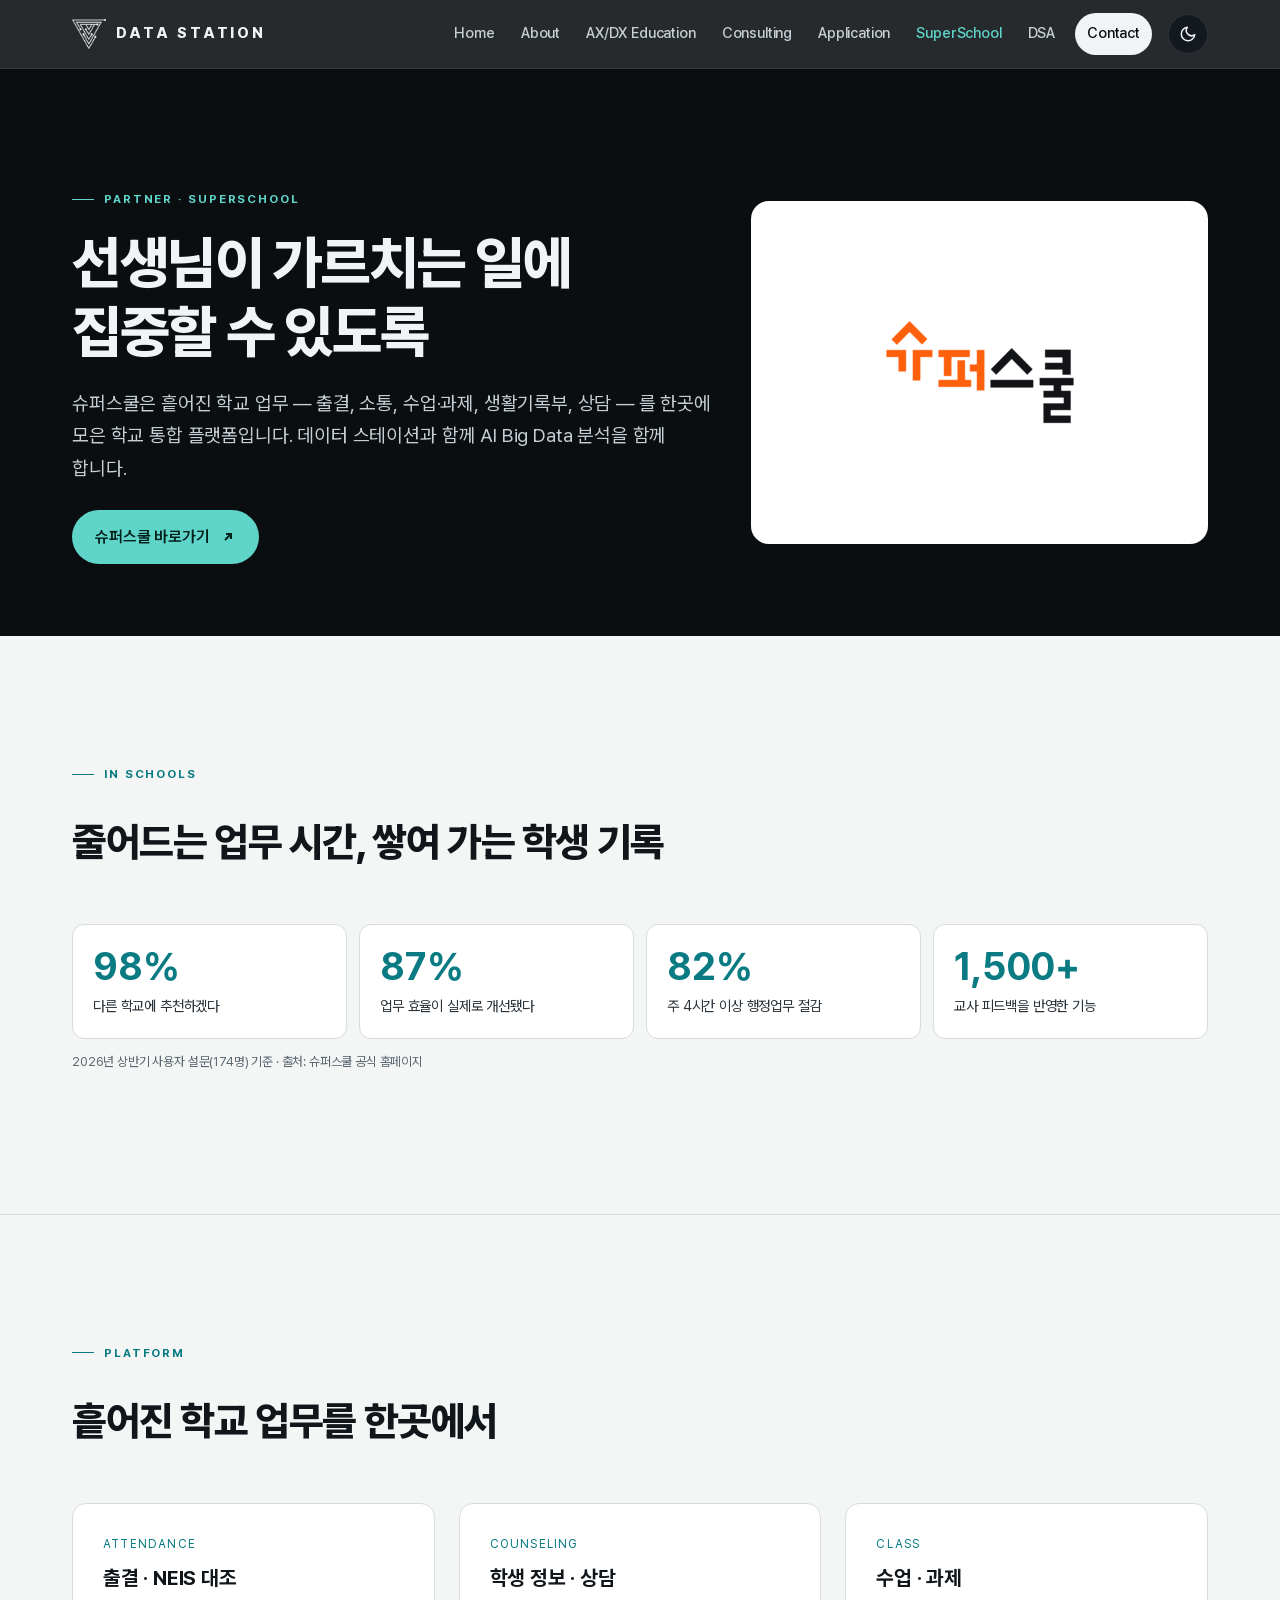
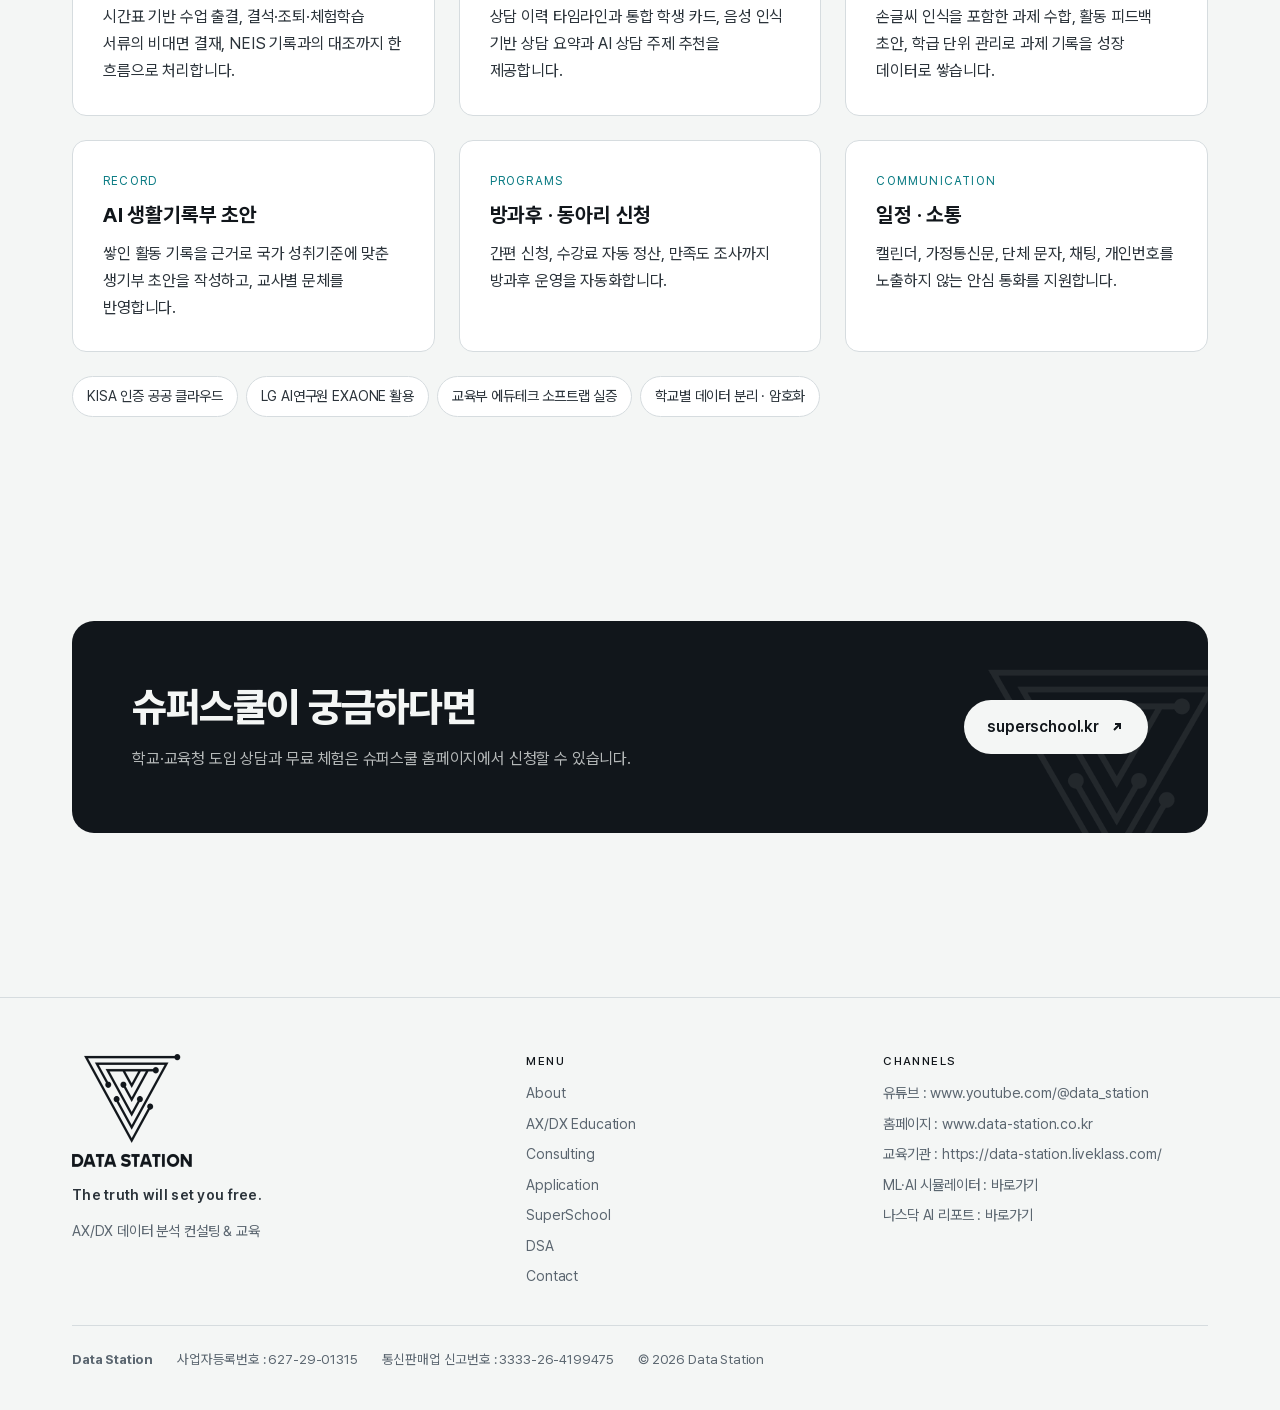
<file: superschool.html>
<!doctype html>
<html lang="ko" data-theme="light" class="no-js">
<head>
<meta charset="utf-8">
<meta name="viewport" content="width=device-width, initial-scale=1">
<title>SuperSchool — Data Station</title>
<meta name="description" content="출결·소통·수업·과제·생활기록부·상담을 하나로 묶은 학교 통합 플랫폼 슈퍼스쿨 소개.">
<link rel="canonical" href="https://www.data-station.co.kr/superschool.html">
<meta property="og:type" content="website">
<meta property="og:site_name" content="Data Station">
<meta property="og:title" content="SuperSchool — Data Station">
<meta property="og:description" content="출결·소통·수업·과제·생활기록부·상담을 하나로 묶은 학교 통합 플랫폼 슈퍼스쿨 소개.">
<meta property="og:url" content="https://www.data-station.co.kr/superschool.html">
<meta property="og:image" content="https://www.data-station.co.kr/assets/img/brand/og.png">
<meta name="twitter:card" content="summary_large_image">
<meta name="theme-color" content="#0b0e11">
<link rel="icon" type="image/png" href="assets/img/brand/favicon.png">
<link rel="apple-touch-icon" href="assets/img/brand/apple-touch-icon.png">
<script>
(function(){try{var t=localStorage.getItem('ds-theme');if(!t){t=window.matchMedia&&window.matchMedia('(prefers-color-scheme: dark)').matches?'dark':'light'}document.documentElement.setAttribute('data-theme',t)}catch(e){}})();
</script>
<link rel="stylesheet" href="assets/fonts/pretendard/pretendard.css">
<link rel="stylesheet" href="assets/css/style.css">
</head>
<body>
<a class="skip" href="#main">본문 바로가기</a>
<header class="site-header">
  <div class="wrap">
    <a class="brand" href="index.html" aria-label="Data Station 홈"><img class="brand-logo" src="assets/img/brand/logo-white.png" alt="" width="34" height="30"><span class="brand-name">Data Station</span></a>
    <nav class="nav" id="site-nav" aria-label="주 메뉴">
      <a href="index.html">Home</a>
      <a href="about.html">About</a>
      <a href="education.html">AX/DX Education</a>
      <a href="consulting.html">Consulting</a>
      <a href="application.html">Application</a>
      <a href="superschool.html" aria-current="page">SuperSchool</a>
      <a href="dsa.html">DSA</a>
      <a href="contact.html" class="nav-cta">Contact</a>
    </nav>
    <button class="icon-btn theme-toggle" type="button" aria-label="야간 모드로 전환"><svg class="i-moon" viewBox="0 0 24 24" fill="none" stroke="currentColor" stroke-width="2" stroke-linecap="round" stroke-linejoin="round" aria-hidden="true"><path d="M21 12.8A9 9 0 1 1 11.2 3a7 7 0 0 0 9.8 9.8z"/></svg><svg class="i-sun" viewBox="0 0 24 24" fill="none" stroke="currentColor" stroke-width="2" stroke-linecap="round" aria-hidden="true"><circle cx="12" cy="12" r="4"/><path d="M12 2v2M12 20v2M4.9 4.9l1.4 1.4M17.7 17.7l1.4 1.4M2 12h2M20 12h2M4.9 19.1l1.4-1.4M17.7 6.3l1.4-1.4"/></svg></button>
    <button class="icon-btn menu-toggle" type="button" aria-label="메뉴 열기" aria-expanded="false" aria-controls="site-nav"><svg viewBox="0 0 24 24" fill="none" stroke="currentColor" stroke-width="2" stroke-linecap="round" aria-hidden="true"><path d="M4 7h16M4 12h16M4 17h16"/></svg></button>
  </div>
</header>
<main id="main">
<section class="page-hero">
  <div class="wrap partner-hero">
    <div>
      <p class="eyebrow">Partner · SuperSchool</p>
      <h1 class="display" style="font-size:clamp(2rem,4.6vw,3.6rem)">선생님이 가르치는 일에 집중할 수 있도록</h1>
      <p class="lead">슈퍼스쿨은 흩어진 학교 업무 — 출결, 소통, 수업·과제, 생활기록부, 상담 — 를 한곳에 모은 학교 통합 플랫폼입니다. 데이터 스테이션과 함께 AI Big Data 분석을 함께 합니다.</p>
      <div class="btn-row mt-m">
        <a class="btn btn--signal" href="https://superschool.kr/" target="_blank" rel="noopener">슈퍼스쿨 바로가기 <svg viewBox="0 0 16 16" fill="none" stroke="currentColor" stroke-width="2" aria-hidden="true"><path d="M5 11L11 5M6 5h5v5"/></svg></a>
      </div>
    </div>
    <div class="partner-logo reveal"><img src="assets/img/partners/superschool.png" alt="슈퍼스쿨 로고"></div>
  </div>
</section>

<section class="section">
  <div class="wrap">
    <div class="section-head reveal">
      <p class="eyebrow">In schools</p>
      <h2 class="h2">줄어드는 업무 시간, 쌓여 가는 학생 기록</h2>
    </div>
    <div class="stat-row reveal">
      <div class="stat"><div class="n">98%</div><div class="l">다른 학교에 추천하겠다</div></div>
      <div class="stat"><div class="n">87%</div><div class="l">업무 효율이 실제로 개선됐다</div></div>
      <div class="stat"><div class="n">82%</div><div class="l">주 4시간 이상 행정업무 절감</div></div>
      <div class="stat"><div class="n">1,500+</div><div class="l">교사 피드백을 반영한 기능</div></div>
    </div>
    <p class="footnote">2026년 상반기 사용자 설문(174명) 기준 · 출처: 슈퍼스쿨 공식 홈페이지</p>
  </div>
</section>

<section class="section section--line">
  <div class="wrap">
    <div class="section-head reveal">
      <p class="eyebrow">Platform</p>
      <h2 class="h2">흩어진 학교 업무를 한곳에서</h2>
    </div>
    <div class="grid g3">
      <div class="card reveal"><span class="card__kicker">Attendance</span><h3 class="h3">출결 · NEIS 대조</h3><p>시간표 기반 수업 출결, 결석·조퇴·체험학습 서류의 비대면 결재, NEIS 기록과의 대조까지 한 흐름으로 처리합니다.</p></div>
      <div class="card reveal"><span class="card__kicker">Counseling</span><h3 class="h3">학생 정보 · 상담</h3><p>상담 이력 타임라인과 통합 학생 카드, 음성 인식 기반 상담 요약과 AI 상담 주제 추천을 제공합니다.</p></div>
      <div class="card reveal"><span class="card__kicker">Class</span><h3 class="h3">수업 · 과제</h3><p>손글씨 인식을 포함한 과제 수합, 활동 피드백 초안, 학급 단위 관리로 과제 기록을 성장 데이터로 쌓습니다.</p></div>
      <div class="card reveal"><span class="card__kicker">Record</span><h3 class="h3">AI 생활기록부 초안</h3><p>쌓인 활동 기록을 근거로 국가 성취기준에 맞춘 생기부 초안을 작성하고, 교사별 문체를 반영합니다.</p></div>
      <div class="card reveal"><span class="card__kicker">Programs</span><h3 class="h3">방과후 · 동아리 신청</h3><p>간편 신청, 수강료 자동 정산, 만족도 조사까지 방과후 운영을 자동화합니다.</p></div>
      <div class="card reveal"><span class="card__kicker">Communication</span><h3 class="h3">일정 · 소통</h3><p>캘린더, 가정통신문, 단체 문자, 채팅, 개인번호를 노출하지 않는 안심 통화를 지원합니다.</p></div>
    </div>
    <div class="chips mt-m reveal">
      <span class="chip">KISA 인증 공공 클라우드</span>
      <span class="chip">LG AI연구원 EXAONE 활용</span>
      <span class="chip">교육부 에듀테크 소프트랩 실증</span>
      <span class="chip">학교별 데이터 분리 · 암호화</span>
    </div>
  </div>
</section>

<section class="section--tight">
  <div class="wrap">
    <div class="cta-band reveal">
      <div>
        <h2 class="h2">슈퍼스쿨이 궁금하다면</h2>
        <p>학교·교육청 도입 상담과 무료 체험은 슈퍼스쿨 홈페이지에서 신청할 수 있습니다.</p>
      </div>
      <a class="btn btn--primary" href="https://superschool.kr/" target="_blank" rel="noopener">superschool.kr <svg viewBox="0 0 16 16" fill="none" stroke="currentColor" stroke-width="2" aria-hidden="true"><path d="M5 11L11 5M6 5h5v5"/></svg></a>
    </div>
  </div>
</section>
</main>
<footer class="site-footer">
  <div class="wrap">
    <div class="top">
      <div>
        <a href="index.html" aria-label="Data Station 홈"><img class="foot-logo on-light" src="assets/img/brand/lockup-dark.png" alt="Data Station 로고" width="120" height="113"><img class="foot-logo on-dark" src="assets/img/brand/lockup-white.png" alt="" width="120" height="113"></a>
        <p class="motto-f">The truth will set you free.</p>
        <p class="mt-s">AX/DX 데이터 분석 컨설팅 &amp; 교육</p>
      </div>
      <div>
        <h4>Menu</h4>
        <ul>
          <li><a href="about.html">About</a></li>
          <li><a href="education.html">AX/DX Education</a></li>
          <li><a href="consulting.html">Consulting</a></li>
          <li><a href="application.html">Application</a></li>
          <li><a href="superschool.html">SuperSchool</a></li>
          <li><a href="dsa.html">DSA</a></li>
          <li><a href="contact.html">Contact</a></li>
        </ul>
      </div>
      <div>
        <h4>Channels</h4>
        <ul>
          <li>유튜브 : <a href="https://www.youtube.com/@data_station" target="_blank" rel="noopener">www.youtube.com/@data_station</a></li>
          <li>홈페이지 : <a href="https://www.data-station.co.kr">www.data-station.co.kr</a></li>
          <li>교육기관 : <a href="https://data-station.liveklass.com/" target="_blank" rel="noopener">https://data-station.liveklass.com/</a></li>
          <li>ML·AI 시뮬레이터 : <a href="https://hanarostation.github.io/ml_ai_simulators/" target="_blank" rel="noopener">바로가기</a></li>
          <li>나스닥 AI 리포트 : <a href="https://hanarostation.github.io/stock/#reports" target="_blank" rel="noopener">바로가기</a></li>
        </ul>
      </div>
    </div>
    <div class="biz">
      <span><strong>Data Station</strong></span>
      <span>사업자등록번호 : 627-29-01315</span>
      <span>통신판매업 신고번호 : 3333-26-4199475</span>
      <span>&copy; <span id="year">2026</span> Data Station</span>
    </div>
  </div>
</footer>
<script src="assets/js/main.js" defer></script>
</body>
</html>
</file>
<file: assets/fonts/pretendard/pretendard.css>
/*
Copyright (c) 2021 Kil Hyung-jin, with Reserved Font Name Pretendard.
https://github.com/orioncactus/pretendard

This Font Software is licensed under the SIL Open Font License, Version 1.1.
This license is copied below, and is also available with a FAQ at:
http://scripts.sil.org/OFL
*/
/* [0] */
@font-face {
	font-family: 'Pretendard Variable';
	font-style: normal;
	font-display: swap;
	font-weight: 45 920;
	src: url(./woff2-dynamic-subset/PretendardVariable.subset.0.woff2) format('woff2-variations');
	unicode-range: U+f9ca-fa0b, U+ff03-ff05, U+ff07, U+ff0a-ff0b, U+ff0d-ff19, U+ff1b, U+ff1d, U+ff20-ff5b, U+ff5d, U+ffe0-ffe3, U+ffe5-ffe6;
}

/* [1] */
@font-face {
	font-family: 'Pretendard Variable';
	font-style: normal;
	font-display: swap;
	font-weight: 45 920;
	src: url(./woff2-dynamic-subset/PretendardVariable.subset.1.woff2) format('woff2-variations');
	unicode-range: U+d723-d728, U+d72a-d733, U+d735-d748, U+d74a-d74f, U+d752-d753, U+d755-d757, U+d75a-d75f, U+d762-d764, U+d766-d768, U+d76a-d76b, U+d76d-d76f, U+d771-d787, U+d789-d78b, U+d78d-d78f, U+d791-d797, U+d79a, U+d79c, U+d79e-d7a3, U+f900-f909, U+f90b-f92e;
}

/* [2] */
@font-face {
	font-family: 'Pretendard Variable';
	font-style: normal;
	font-display: swap;
	font-weight: 45 920;
	src: url(./woff2-dynamic-subset/PretendardVariable.subset.2.woff2) format('woff2-variations');
	unicode-range: U+d679-d68b, U+d68e-d69e, U+d6a0, U+d6a2-d6a7, U+d6a9-d6c3, U+d6c6-d6c7, U+d6c9-d6cb, U+d6cd-d6d3, U+d6d5-d6d6, U+d6d8-d6e3, U+d6e5-d6e7, U+d6e9-d6fb, U+d6fd-d717, U+d719-d71f, U+d721-d722;
}

/* [3] */
@font-face {
	font-family: 'Pretendard Variable';
	font-style: normal;
	font-display: swap;
	font-weight: 45 920;
	src: url(./woff2-dynamic-subset/PretendardVariable.subset.3.woff2) format('woff2-variations');
	unicode-range: U+d5bc-d5c7, U+d5ca-d5cb, U+d5cd-d5cf, U+d5d1-d5d7, U+d5d9-d5da, U+d5dc, U+d5de-d5e3, U+d5e6-d5e7, U+d5e9-d5eb, U+d5ed-d5f6, U+d5f8, U+d5fa-d5ff, U+d602-d603, U+d605-d607, U+d609-d60f, U+d612-d613, U+d616-d61b, U+d61d-d637, U+d63a-d63b, U+d63d-d63f, U+d641-d647, U+d64a-d64c, U+d64e-d653, U+d656-d657, U+d659-d65b, U+d65d-d666, U+d668, U+d66a-d678;
}

/* [4] */
@font-face {
	font-family: 'Pretendard Variable';
	font-style: normal;
	font-display: swap;
	font-weight: 45 920;
	src: url(./woff2-dynamic-subset/PretendardVariable.subset.4.woff2) format('woff2-variations');
	unicode-range: U+d507, U+d509-d50b, U+d50d-d513, U+d515-d53b, U+d53e-d53f, U+d541-d543, U+d545-d54c, U+d54e, U+d550, U+d552-d557, U+d55a-d55b, U+d55d-d55f, U+d561-d564, U+d566-d567, U+d56a, U+d56c, U+d56e-d573, U+d576-d577, U+d579-d583, U+d585-d586, U+d58a-d5a4, U+d5a6-d5bb;
}

/* [5] */
@font-face {
	font-family: 'Pretendard Variable';
	font-style: normal;
	font-display: swap;
	font-weight: 45 920;
	src: url(./woff2-dynamic-subset/PretendardVariable.subset.5.woff2) format('woff2-variations');
	unicode-range: U+d464-d477, U+d47a-d47b, U+d47d-d47f, U+d481-d487, U+d489-d48a, U+d48c, U+d48e-d4e7, U+d4e9-d503, U+d505-d506;
}

/* [6] */
@font-face {
	font-family: 'Pretendard Variable';
	font-style: normal;
	font-display: swap;
	font-weight: 45 920;
	src: url(./woff2-dynamic-subset/PretendardVariable.subset.6.woff2) format('woff2-variations');
	unicode-range: U+d3bf-d3c7, U+d3ca-d3cf, U+d3d1-d3eb, U+d3ee-d3ef, U+d3f1-d3f3, U+d3f5-d3fb, U+d3fd-d400, U+d402-d45b, U+d45d-d463;
}

/* [7] */
@font-face {
	font-family: 'Pretendard Variable';
	font-style: normal;
	font-display: swap;
	font-weight: 45 920;
	src: url(./woff2-dynamic-subset/PretendardVariable.subset.7.woff2) format('woff2-variations');
	unicode-range: U+d2ff, U+d302-d304, U+d306-d30b, U+d30f, U+d311-d313, U+d315-d31b, U+d31e, U+d322-d324, U+d326-d327, U+d32a-d32b, U+d32d-d32f, U+d331-d337, U+d339-d33c, U+d33e-d37b, U+d37e-d37f, U+d381-d383, U+d385-d38b, U+d38e-d390, U+d392-d397, U+d39a-d39b, U+d39d-d39f, U+d3a1-d3a7, U+d3a9-d3aa, U+d3ac, U+d3ae-d3b3, U+d3b5-d3b7, U+d3b9-d3bb, U+d3bd-d3be;
}

/* [8] */
@font-face {
	font-family: 'Pretendard Variable';
	font-style: normal;
	font-display: swap;
	font-weight: 45 920;
	src: url(./woff2-dynamic-subset/PretendardVariable.subset.8.woff2) format('woff2-variations');
	unicode-range: U+d257-d27f, U+d281-d29b, U+d29d-d29f, U+d2a1-d2ab, U+d2ad-d2b7, U+d2ba-d2bb, U+d2bd-d2bf, U+d2c1-d2c7, U+d2c9-d2ef, U+d2f2-d2f3, U+d2f5-d2f7, U+d2f9-d2fe;
}

/* [9] */
@font-face {
	font-family: 'Pretendard Variable';
	font-style: normal;
	font-display: swap;
	font-weight: 45 920;
	src: url(./woff2-dynamic-subset/PretendardVariable.subset.9.woff2) format('woff2-variations');
	unicode-range: U+d1b4, U+d1b6-d1f3, U+d1f5-d22b, U+d22e-d22f, U+d231-d233, U+d235-d23b, U+d23d-d240, U+d242-d256;
}

/* [10] */
@font-face {
	font-family: 'Pretendard Variable';
	font-style: normal;
	font-display: swap;
	font-weight: 45 920;
	src: url(./woff2-dynamic-subset/PretendardVariable.subset.10.woff2) format('woff2-variations');
	unicode-range: U+d105-d12f, U+d132-d133, U+d135-d137, U+d139-d13f, U+d141-d142, U+d144, U+d146-d14b, U+d14e-d14f, U+d151-d153, U+d155-d15b, U+d15e-d187, U+d189-d19f, U+d1a2-d1a3, U+d1a5-d1a7, U+d1a9-d1af, U+d1b2-d1b3;
}

/* [11] */
@font-face {
	font-family: 'Pretendard Variable';
	font-style: normal;
	font-display: swap;
	font-weight: 45 920;
	src: url(./woff2-dynamic-subset/PretendardVariable.subset.11.woff2) format('woff2-variations');
	unicode-range: U+d04b-d04f, U+d051-d057, U+d059-d06b, U+d06d-d06f, U+d071-d073, U+d075-d07b, U+d07e-d0a3, U+d0a6-d0a7, U+d0a9-d0ab, U+d0ad-d0b3, U+d0b6, U+d0b8, U+d0ba-d0bf, U+d0c2-d0c3, U+d0c5-d0c7, U+d0c9-d0cf, U+d0d2, U+d0d6-d0db, U+d0de-d0df, U+d0e1-d0e3, U+d0e5-d0eb, U+d0ee-d0f0, U+d0f2-d104;
}

/* [12] */
@font-face {
	font-family: 'Pretendard Variable';
	font-style: normal;
	font-display: swap;
	font-weight: 45 920;
	src: url(./woff2-dynamic-subset/PretendardVariable.subset.12.woff2) format('woff2-variations');
	unicode-range: U+cfa2-cfc3, U+cfc5-cfdf, U+cfe2-cfe3, U+cfe5-cfe7, U+cfe9-cff4, U+cff6-cffb, U+cffd-cfff, U+d001-d003, U+d005-d017, U+d019-d033, U+d036-d037, U+d039-d03b, U+d03d-d04a;
}

/* [13] */
@font-face {
	font-family: 'Pretendard Variable';
	font-style: normal;
	font-display: swap;
	font-weight: 45 920;
	src: url(./woff2-dynamic-subset/PretendardVariable.subset.13.woff2) format('woff2-variations');
	unicode-range: U+cef0-cef3, U+cef6, U+cef9-ceff, U+cf01-cf03, U+cf05-cf07, U+cf09-cf0f, U+cf11-cf12, U+cf14-cf1b, U+cf1d-cf1f, U+cf21-cf2f, U+cf31-cf53, U+cf56-cf57, U+cf59-cf5b, U+cf5d-cf63, U+cf66, U+cf68, U+cf6a-cf6f, U+cf71-cf84, U+cf86-cf8b, U+cf8d-cfa1;
}

/* [14] */
@font-face {
	font-family: 'Pretendard Variable';
	font-style: normal;
	font-display: swap;
	font-weight: 45 920;
	src: url(./woff2-dynamic-subset/PretendardVariable.subset.14.woff2) format('woff2-variations');
	unicode-range: U+ce3c-ce57, U+ce5a-ce5b, U+ce5d-ce5f, U+ce61-ce67, U+ce6a, U+ce6c, U+ce6e-ce73, U+ce76-ce77, U+ce79-ce7b, U+ce7d-ce83, U+ce85-ce88, U+ce8a-ce8f, U+ce91-ce93, U+ce95-ce97, U+ce99-ce9f, U+cea2, U+cea4-ceab, U+cead-cee3, U+cee6-cee7, U+cee9-ceeb, U+ceed-ceef;
}

/* [15] */
@font-face {
	font-family: 'Pretendard Variable';
	font-style: normal;
	font-display: swap;
	font-weight: 45 920;
	src: url(./woff2-dynamic-subset/PretendardVariable.subset.15.woff2) format('woff2-variations');
	unicode-range: U+cd92-cd93, U+cd96-cd97, U+cd99-cd9b, U+cd9d-cda3, U+cda6-cda8, U+cdaa-cdaf, U+cdb1-cdc3, U+cdc5-cdcb, U+cdcd-cde7, U+cde9-ce03, U+ce05-ce1f, U+ce22-ce34, U+ce36-ce3b;
}

/* [16] */
@font-face {
	font-family: 'Pretendard Variable';
	font-style: normal;
	font-display: swap;
	font-weight: 45 920;
	src: url(./woff2-dynamic-subset/PretendardVariable.subset.16.woff2) format('woff2-variations');
	unicode-range: U+ccef-cd07, U+cd0a-cd0b, U+cd0d-cd1a, U+cd1c, U+cd1e-cd2b, U+cd2d-cd5b, U+cd5d-cd77, U+cd79-cd91;
}

/* [17] */
@font-face {
	font-family: 'Pretendard Variable';
	font-style: normal;
	font-display: swap;
	font-weight: 45 920;
	src: url(./woff2-dynamic-subset/PretendardVariable.subset.17.woff2) format('woff2-variations');
	unicode-range: U+cc3f-cc43, U+cc46-cc47, U+cc49-cc4b, U+cc4d-cc53, U+cc55-cc58, U+cc5a-cc5f, U+cc61-cc97, U+cc9a-cc9b, U+cc9d-cc9f, U+cca1-cca7, U+ccaa, U+ccac, U+ccae-ccb3, U+ccb6-ccb7, U+ccb9-ccbb, U+ccbd-cccf, U+ccd1-cce3, U+cce5-ccee;
}

/* [18] */
@font-face {
	font-family: 'Pretendard Variable';
	font-style: normal;
	font-display: swap;
	font-weight: 45 920;
	src: url(./woff2-dynamic-subset/PretendardVariable.subset.18.woff2) format('woff2-variations');
	unicode-range: U+cb91-cbd3, U+cbd5-cbe3, U+cbe5-cc0b, U+cc0e-cc0f, U+cc11-cc13, U+cc15-cc1b, U+cc1d-cc20, U+cc23-cc27, U+cc2a-cc2b, U+cc2d, U+cc2f, U+cc31-cc37, U+cc3a, U+cc3c;
}

/* [19] */
@font-face {
	font-family: 'Pretendard Variable';
	font-style: normal;
	font-display: swap;
	font-weight: 45 920;
	src: url(./woff2-dynamic-subset/PretendardVariable.subset.19.woff2) format('woff2-variations');
	unicode-range: U+caf4-cb47, U+cb4a-cb90;
}

/* [20] */
@font-face {
	font-family: 'Pretendard Variable';
	font-style: normal;
	font-display: swap;
	font-weight: 45 920;
	src: url(./woff2-dynamic-subset/PretendardVariable.subset.20.woff2) format('woff2-variations');
	unicode-range: U+ca4a-ca4b, U+ca4e-ca4f, U+ca51-ca53, U+ca55-ca5b, U+ca5d-ca60, U+ca62-ca83, U+ca85-cabb, U+cabe-cabf, U+cac1-cac3, U+cac5-cacb, U+cacd-cad0, U+cad2, U+cad4-cad8, U+cada-caf3;
}

/* [21] */
@font-face {
	font-family: 'Pretendard Variable';
	font-style: normal;
	font-display: swap;
	font-weight: 45 920;
	src: url(./woff2-dynamic-subset/PretendardVariable.subset.21.woff2) format('woff2-variations');
	unicode-range: U+c996-c997, U+c99a-c99c, U+c99e-c9bf, U+c9c2-c9c3, U+c9c5-c9c7, U+c9c9-c9cf, U+c9d2, U+c9d4, U+c9d7-c9d8, U+c9db, U+c9de-c9df, U+c9e1-c9e3, U+c9e5-c9e6, U+c9e8-c9eb, U+c9ee-c9f0, U+c9f2-c9f7, U+c9f9-ca0b, U+ca0d-ca28, U+ca2a-ca49;
}

/* [22] */
@font-face {
	font-family: 'Pretendard Variable';
	font-style: normal;
	font-display: swap;
	font-weight: 45 920;
	src: url(./woff2-dynamic-subset/PretendardVariable.subset.22.woff2) format('woff2-variations');
	unicode-range: U+c8e9-c8f4, U+c8f6-c8fb, U+c8fe-c8ff, U+c901-c903, U+c905-c90b, U+c90e-c910, U+c912-c917, U+c919-c92b, U+c92d-c94f, U+c951-c953, U+c955-c96b, U+c96d-c973, U+c975-c987, U+c98a-c98b, U+c98d-c98f, U+c991-c995;
}

/* [23] */
@font-face {
	font-family: 'Pretendard Variable';
	font-style: normal;
	font-display: swap;
	font-weight: 45 920;
	src: url(./woff2-dynamic-subset/PretendardVariable.subset.23.woff2) format('woff2-variations');
	unicode-range: U+c841-c84b, U+c84d-c86f, U+c872-c873, U+c875-c877, U+c879-c87f, U+c882-c884, U+c887-c88a, U+c88d-c8c3, U+c8c5-c8df, U+c8e1-c8e8;
}

/* [24] */
@font-face {
	font-family: 'Pretendard Variable';
	font-style: normal;
	font-display: swap;
	font-weight: 45 920;
	src: url(./woff2-dynamic-subset/PretendardVariable.subset.24.woff2) format('woff2-variations');
	unicode-range: U+c779-c77b, U+c77e-c782, U+c786, U+c78b, U+c78d, U+c78f, U+c792-c793, U+c795, U+c797, U+c799-c79f, U+c7a2, U+c7a7-c7ab, U+c7ae-c7bb, U+c7bd-c7c0, U+c7c2-c7c7, U+c7c9-c7dc, U+c7de-c7ff, U+c802-c803, U+c805-c807, U+c809, U+c80b-c80f, U+c812, U+c814, U+c817-c81b, U+c81e-c81f, U+c821-c823, U+c825-c82e, U+c830-c837, U+c839-c83b, U+c83d-c840;
}

/* [25] */
@font-face {
	font-family: 'Pretendard Variable';
	font-style: normal;
	font-display: swap;
	font-weight: 45 920;
	src: url(./woff2-dynamic-subset/PretendardVariable.subset.25.woff2) format('woff2-variations');
	unicode-range: U+c6bb-c6bf, U+c6c2, U+c6c4, U+c6c6-c6cb, U+c6ce-c6cf, U+c6d1-c6d3, U+c6d5-c6db, U+c6dd-c6df, U+c6e1-c6e7, U+c6e9-c6eb, U+c6ed-c6ef, U+c6f1-c6f8, U+c6fa-c703, U+c705-c707, U+c709-c70b, U+c70d-c716, U+c718, U+c71a-c71f, U+c722-c723, U+c725-c727, U+c729-c734, U+c736-c73b, U+c73e-c73f, U+c741-c743, U+c745-c74b, U+c74e-c750, U+c752-c757, U+c759-c773, U+c776-c777;
}

/* [26] */
@font-face {
	font-family: 'Pretendard Variable';
	font-style: normal;
	font-display: swap;
	font-weight: 45 920;
	src: url(./woff2-dynamic-subset/PretendardVariable.subset.26.woff2) format('woff2-variations');
	unicode-range: U+c5f5-c5fb, U+c5fe, U+c602-c605, U+c607, U+c609-c60f, U+c611-c61a, U+c61c-c623, U+c626-c627, U+c629-c62b, U+c62d, U+c62f-c632, U+c636, U+c638, U+c63a-c63f, U+c642-c643, U+c645-c647, U+c649-c652, U+c656-c65b, U+c65d-c65f, U+c661-c663, U+c665-c677, U+c679-c67b, U+c67d-c693, U+c696-c697, U+c699-c69b, U+c69d-c6a3, U+c6a6, U+c6a8, U+c6aa-c6af, U+c6b2-c6b3, U+c6b5-c6b7, U+c6b9-c6ba;
}

/* [27] */
@font-face {
	font-family: 'Pretendard Variable';
	font-style: normal;
	font-display: swap;
	font-weight: 45 920;
	src: url(./woff2-dynamic-subset/PretendardVariable.subset.27.woff2) format('woff2-variations');
	unicode-range: U+c517-c527, U+c52a-c52b, U+c52d-c52f, U+c531-c538, U+c53a, U+c53c, U+c53e-c543, U+c546-c547, U+c54b, U+c54d-c552, U+c556, U+c55a-c55b, U+c55d, U+c55f, U+c562-c563, U+c565-c567, U+c569-c56f, U+c572, U+c574, U+c576-c57b, U+c57e-c57f, U+c581-c583, U+c585-c586, U+c588-c58b, U+c58e, U+c590, U+c592-c596, U+c599-c5b3, U+c5b6-c5b7, U+c5ba, U+c5be-c5c3, U+c5ca-c5cb, U+c5cd, U+c5cf, U+c5d2-c5d3, U+c5d5-c5d7, U+c5d9-c5df, U+c5e1-c5e2, U+c5e4, U+c5e6-c5eb, U+c5ef, U+c5f1-c5f3;
}

/* [28] */
@font-face {
	font-family: 'Pretendard Variable';
	font-style: normal;
	font-display: swap;
	font-weight: 45 920;
	src: url(./woff2-dynamic-subset/PretendardVariable.subset.28.woff2) format('woff2-variations');
	unicode-range: U+c475-c4ef, U+c4f2-c4f3, U+c4f5-c4f7, U+c4f9-c4ff, U+c502-c50b, U+c50d-c516;
}

/* [29] */
@font-face {
	font-family: 'Pretendard Variable';
	font-style: normal;
	font-display: swap;
	font-weight: 45 920;
	src: url(./woff2-dynamic-subset/PretendardVariable.subset.29.woff2) format('woff2-variations');
	unicode-range: U+c3d0-c3d7, U+c3da-c3db, U+c3dd-c3de, U+c3e1-c3ec, U+c3ee-c3f3, U+c3f5-c42b, U+c42d-c463, U+c466-c474;
}

/* [30] */
@font-face {
	font-family: 'Pretendard Variable';
	font-style: normal;
	font-display: swap;
	font-weight: 45 920;
	src: url(./woff2-dynamic-subset/PretendardVariable.subset.30.woff2) format('woff2-variations');
	unicode-range: U+c32b-c367, U+c36a-c36b, U+c36d-c36f, U+c371-c377, U+c37a-c37b, U+c37e-c383, U+c385-c387, U+c389-c3cf;
}

/* [31] */
@font-face {
	font-family: 'Pretendard Variable';
	font-style: normal;
	font-display: swap;
	font-weight: 45 920;
	src: url(./woff2-dynamic-subset/PretendardVariable.subset.31.woff2) format('woff2-variations');
	unicode-range: U+c26a-c26b, U+c26d-c26f, U+c271-c273, U+c275-c27b, U+c27e-c287, U+c289-c28f, U+c291-c297, U+c299-c29a, U+c29c-c2a3, U+c2a5-c2a7, U+c2a9-c2ab, U+c2ad-c2b3, U+c2b6, U+c2b8, U+c2ba-c2bb, U+c2bd-c2db, U+c2de-c2df, U+c2e1-c2e2, U+c2e5-c2ea, U+c2ee, U+c2f0, U+c2f2-c2f5, U+c2f7, U+c2fa-c2fb, U+c2fd-c2ff, U+c301-c307, U+c309-c30c, U+c30e-c312, U+c315-c323, U+c325-c328, U+c32a;
}

/* [32] */
@font-face {
	font-family: 'Pretendard Variable';
	font-style: normal;
	font-display: swap;
	font-weight: 45 920;
	src: url(./woff2-dynamic-subset/PretendardVariable.subset.32.woff2) format('woff2-variations');
	unicode-range: U+c1bc-c1c3, U+c1c5-c1df, U+c1e1-c1fb, U+c1fd-c203, U+c205-c20c, U+c20e, U+c210-c217, U+c21a-c21b, U+c21d-c21e, U+c221-c227, U+c229-c22a, U+c22c, U+c22e, U+c230, U+c233-c24f, U+c251-c257, U+c259-c269;
}

/* [33] */
@font-face {
	font-family: 'Pretendard Variable';
	font-style: normal;
	font-display: swap;
	font-weight: 45 920;
	src: url(./woff2-dynamic-subset/PretendardVariable.subset.33.woff2) format('woff2-variations');
	unicode-range: U+c101-c11b, U+c11f, U+c121-c123, U+c125-c12b, U+c12e, U+c132-c137, U+c13a-c13b, U+c13d-c13f, U+c141-c147, U+c14a, U+c14c-c153, U+c155-c157, U+c159-c15b, U+c15d-c166, U+c169-c16f, U+c171-c177, U+c179-c18b, U+c18e-c18f, U+c191-c193, U+c195-c19b, U+c19d-c19e, U+c1a0, U+c1a2-c1a4, U+c1a6-c1bb;
}

/* [34] */
@font-face {
	font-family: 'Pretendard Variable';
	font-style: normal;
	font-display: swap;
	font-weight: 45 920;
	src: url(./woff2-dynamic-subset/PretendardVariable.subset.34.woff2) format('woff2-variations');
	unicode-range: U+c049-c057, U+c059-c05b, U+c05d-c05f, U+c061-c067, U+c069-c08f, U+c091-c0ab, U+c0ae-c0af, U+c0b1-c0b3, U+c0b5, U+c0b7-c0bb, U+c0be, U+c0c2-c0c7, U+c0ca-c0cb, U+c0cd-c0cf, U+c0d1-c0d7, U+c0d9-c0da, U+c0dc, U+c0de-c0e3, U+c0e5-c0eb, U+c0ed-c0f3, U+c0f6, U+c0f8, U+c0fa-c0ff;
}

/* [35] */
@font-face {
	font-family: 'Pretendard Variable';
	font-style: normal;
	font-display: swap;
	font-weight: 45 920;
	src: url(./woff2-dynamic-subset/PretendardVariable.subset.35.woff2) format('woff2-variations');
	unicode-range: U+bfa7-bfaf, U+bfb1-bfc4, U+bfc6-bfcb, U+bfce-bfcf, U+bfd1-bfd3, U+bfd5-bfdb, U+bfdd-c048;
}

/* [36] */
@font-face {
	font-family: 'Pretendard Variable';
	font-style: normal;
	font-display: swap;
	font-weight: 45 920;
	src: url(./woff2-dynamic-subset/PretendardVariable.subset.36.woff2) format('woff2-variations');
	unicode-range: U+bf07, U+bf09-bf3f, U+bf41-bf4f, U+bf52-bf54, U+bf56-bfa6;
}

/* [37] */
@font-face {
	font-family: 'Pretendard Variable';
	font-style: normal;
	font-display: swap;
	font-weight: 45 920;
	src: url(./woff2-dynamic-subset/PretendardVariable.subset.37.woff2) format('woff2-variations');
	unicode-range: U+be56, U+be58, U+be5c-be5f, U+be62-be63, U+be65-be67, U+be69-be74, U+be76-be7b, U+be7e-be7f, U+be81-be8e, U+be90, U+be92-bea7, U+bea9-becf, U+bed2-bed3, U+bed5-bed6, U+bed9-bee3, U+bee6-bf06;
}

/* [38] */
@font-face {
	font-family: 'Pretendard Variable';
	font-style: normal;
	font-display: swap;
	font-weight: 45 920;
	src: url(./woff2-dynamic-subset/PretendardVariable.subset.38.woff2) format('woff2-variations');
	unicode-range: U+bdb0-bdd3, U+bdd5-bdef, U+bdf1-be0b, U+be0d-be0f, U+be11-be13, U+be15-be43, U+be46-be47, U+be49-be4b, U+be4d-be53;
}

/* [39] */
@font-face {
	font-family: 'Pretendard Variable';
	font-style: normal;
	font-display: swap;
	font-weight: 45 920;
	src: url(./woff2-dynamic-subset/PretendardVariable.subset.39.woff2) format('woff2-variations');
	unicode-range: U+bd03, U+bd06, U+bd08, U+bd0a-bd0f, U+bd11-bd22, U+bd25-bd47, U+bd49-bd58, U+bd5a-bd7f, U+bd82-bd83, U+bd85-bd87, U+bd8a-bd8f, U+bd91-bd92, U+bd94, U+bd96-bd98, U+bd9a-bdaf;
}

/* [40] */
@font-face {
	font-family: 'Pretendard Variable';
	font-style: normal;
	font-display: swap;
	font-weight: 45 920;
	src: url(./woff2-dynamic-subset/PretendardVariable.subset.40.woff2) format('woff2-variations');
	unicode-range: U+bc4e-bc83, U+bc86-bc87, U+bc89-bc8b, U+bc8d-bc93, U+bc96, U+bc98, U+bc9b-bc9f, U+bca2-bca3, U+bca5-bca7, U+bca9-bcb2, U+bcb4-bcbb, U+bcbe-bcbf, U+bcc1-bcc3, U+bcc5-bccc, U+bcce-bcd0, U+bcd2-bcd4, U+bcd6-bcf3, U+bcf7, U+bcf9-bcfb, U+bcfd-bd02;
}

/* [41] */
@font-face {
	font-family: 'Pretendard Variable';
	font-style: normal;
	font-display: swap;
	font-weight: 45 920;
	src: url(./woff2-dynamic-subset/PretendardVariable.subset.41.woff2) format('woff2-variations');
	unicode-range: U+bb90-bba3, U+bba5-bbab, U+bbad-bbbf, U+bbc1-bbf7, U+bbfa-bbfb, U+bbfd-bbfe, U+bc01-bc07, U+bc09-bc0a, U+bc0e, U+bc10, U+bc12-bc13, U+bc17, U+bc19-bc1a, U+bc1e, U+bc20-bc23, U+bc26, U+bc28, U+bc2a-bc2c, U+bc2e-bc2f, U+bc32-bc33, U+bc35-bc37, U+bc39-bc3f, U+bc41-bc42, U+bc44, U+bc46-bc48, U+bc4a-bc4d;
}

/* [42] */
@font-face {
	font-family: 'Pretendard Variable';
	font-style: normal;
	font-display: swap;
	font-weight: 45 920;
	src: url(./woff2-dynamic-subset/PretendardVariable.subset.42.woff2) format('woff2-variations');
	unicode-range: U+bae6-bafb, U+bafd-bb17, U+bb19-bb33, U+bb37, U+bb39-bb3a, U+bb3d-bb43, U+bb45-bb46, U+bb48, U+bb4a-bb4f, U+bb51-bb53, U+bb55-bb57, U+bb59-bb62, U+bb64-bb8f;
}

/* [43] */
@font-face {
	font-family: 'Pretendard Variable';
	font-style: normal;
	font-display: swap;
	font-weight: 45 920;
	src: url(./woff2-dynamic-subset/PretendardVariable.subset.43.woff2) format('woff2-variations');
	unicode-range: U+ba30-ba37, U+ba3a-ba3b, U+ba3d-ba3f, U+ba41-ba47, U+ba49-ba4a, U+ba4c, U+ba4e-ba53, U+ba56-ba57, U+ba59-ba5b, U+ba5d-ba63, U+ba65-ba66, U+ba68-ba6f, U+ba71-ba73, U+ba75-ba77, U+ba79-ba84, U+ba86, U+ba88-baa7, U+baaa, U+baad-baaf, U+bab1-bab7, U+baba, U+babc, U+babe-bae5;
}

/* [44] */
@font-face {
	font-family: 'Pretendard Variable';
	font-style: normal;
	font-display: swap;
	font-weight: 45 920;
	src: url(./woff2-dynamic-subset/PretendardVariable.subset.44.woff2) format('woff2-variations');
	unicode-range: U+b96e-b973, U+b976-b977, U+b979-b97b, U+b97d-b983, U+b986, U+b988, U+b98a-b98d, U+b98f-b9ab, U+b9ae-b9af, U+b9b1-b9b3, U+b9b5-b9bb, U+b9be, U+b9c0, U+b9c2-b9c7, U+b9ca-b9cb, U+b9cd, U+b9d2-b9d7, U+b9da, U+b9dc, U+b9df-b9e0, U+b9e2, U+b9e6-b9e7, U+b9e9-b9f3, U+b9f6, U+b9f8, U+b9fb-ba2f;
}

/* [45] */
@font-face {
	font-family: 'Pretendard Variable';
	font-style: normal;
	font-display: swap;
	font-weight: 45 920;
	src: url(./woff2-dynamic-subset/PretendardVariable.subset.45.woff2) format('woff2-variations');
	unicode-range: U+b8bf-b8cb, U+b8cd-b8e0, U+b8e2-b8e7, U+b8ea-b8eb, U+b8ed-b8ef, U+b8f1-b8f7, U+b8fa, U+b8fc, U+b8fe-b903, U+b905-b917, U+b919-b91f, U+b921-b93b, U+b93d-b957, U+b95a-b95b, U+b95d-b95f, U+b961-b967, U+b969-b96c;
}

/* [46] */
@font-face {
	font-family: 'Pretendard Variable';
	font-style: normal;
	font-display: swap;
	font-weight: 45 920;
	src: url(./woff2-dynamic-subset/PretendardVariable.subset.46.woff2) format('woff2-variations');
	unicode-range: U+b80d-b80f, U+b811-b817, U+b81a, U+b81c-b823, U+b826-b827, U+b829-b82b, U+b82d-b833, U+b836, U+b83a-b83f, U+b841-b85b, U+b85e-b85f, U+b861-b863, U+b865-b86b, U+b86e, U+b870, U+b872-b8af, U+b8b1-b8be;
}

/* [47] */
@font-face {
	font-family: 'Pretendard Variable';
	font-style: normal;
	font-display: swap;
	font-weight: 45 920;
	src: url(./woff2-dynamic-subset/PretendardVariable.subset.47.woff2) format('woff2-variations');
	unicode-range: U+b74d-b75f, U+b761-b763, U+b765-b774, U+b776-b77b, U+b77e-b77f, U+b781-b783, U+b785-b78b, U+b78e, U+b792-b796, U+b79a-b79b, U+b79d-b7a7, U+b7aa, U+b7ae-b7b3, U+b7b6-b7c8, U+b7ca-b7eb, U+b7ee-b7ef, U+b7f1-b7f3, U+b7f5-b7fb, U+b7fe, U+b802-b806, U+b80a-b80b;
}

/* [48] */
@font-face {
	font-family: 'Pretendard Variable';
	font-style: normal;
	font-display: swap;
	font-weight: 45 920;
	src: url(./woff2-dynamic-subset/PretendardVariable.subset.48.woff2) format('woff2-variations');
	unicode-range: U+b6a7-b6aa, U+b6ac-b6b0, U+b6b2-b6ef, U+b6f1-b727, U+b72a-b72b, U+b72d-b72e, U+b731-b737, U+b739-b73a, U+b73c-b743, U+b745-b74c;
}

/* [49] */
@font-face {
	font-family: 'Pretendard Variable';
	font-style: normal;
	font-display: swap;
	font-weight: 45 920;
	src: url(./woff2-dynamic-subset/PretendardVariable.subset.49.woff2) format('woff2-variations');
	unicode-range: U+b605-b60f, U+b612-b617, U+b619-b624, U+b626-b69b, U+b69e-b6a3, U+b6a5-b6a6;
}

/* [50] */
@font-face {
	font-family: 'Pretendard Variable';
	font-style: normal;
	font-display: swap;
	font-weight: 45 920;
	src: url(./woff2-dynamic-subset/PretendardVariable.subset.50.woff2) format('woff2-variations');
	unicode-range: U+b55f, U+b562-b583, U+b585-b59f, U+b5a2-b5a3, U+b5a5-b5a7, U+b5a9-b5b2, U+b5b5-b5ba, U+b5bd-b604;
}

/* [51] */
@font-face {
	font-family: 'Pretendard Variable';
	font-style: normal;
	font-display: swap;
	font-weight: 45 920;
	src: url(./woff2-dynamic-subset/PretendardVariable.subset.51.woff2) format('woff2-variations');
	unicode-range: U+b4a5-b4b6, U+b4b8-b4bf, U+b4c1-b4c7, U+b4c9-b4db, U+b4de-b4df, U+b4e1-b4e2, U+b4e5-b4eb, U+b4ee, U+b4f0, U+b4f2-b513, U+b516-b517, U+b519-b51a, U+b51d-b523, U+b526, U+b528, U+b52b-b52f, U+b532-b533, U+b535-b537, U+b539-b53f, U+b541-b544, U+b546-b54b, U+b54d-b54f, U+b551-b55b, U+b55d-b55e;
}

/* [52] */
@font-face {
	font-family: 'Pretendard Variable';
	font-style: normal;
	font-display: swap;
	font-weight: 45 920;
	src: url(./woff2-dynamic-subset/PretendardVariable.subset.52.woff2) format('woff2-variations');
	unicode-range: U+b3f8-b3fb, U+b3fd-b40f, U+b411-b417, U+b419-b41b, U+b41d-b41f, U+b421-b427, U+b42a-b42b, U+b42d-b44f, U+b452-b453, U+b455-b457, U+b459-b45f, U+b462-b464, U+b466-b46b, U+b46d-b47f, U+b481-b4a3;
}

/* [53] */
@font-face {
	font-family: 'Pretendard Variable';
	font-style: normal;
	font-display: swap;
	font-weight: 45 920;
	src: url(./woff2-dynamic-subset/PretendardVariable.subset.53.woff2) format('woff2-variations');
	unicode-range: U+b342-b353, U+b356-b357, U+b359-b35b, U+b35d-b35e, U+b360-b363, U+b366, U+b368, U+b36a-b36d, U+b36f, U+b372-b373, U+b375-b377, U+b379-b37f, U+b381-b382, U+b384, U+b386-b38b, U+b38d-b3c3, U+b3c6-b3c7, U+b3c9-b3ca, U+b3cd-b3d3, U+b3d6, U+b3d8, U+b3da-b3f7;
}

/* [54] */
@font-face {
	font-family: 'Pretendard Variable';
	font-style: normal;
	font-display: swap;
	font-weight: 45 920;
	src: url(./woff2-dynamic-subset/PretendardVariable.subset.54.woff2) format('woff2-variations');
	unicode-range: U+b27c-b283, U+b285-b28f, U+b292-b293, U+b295-b297, U+b29a-b29f, U+b2a1-b2a4, U+b2a7-b2a9, U+b2ab, U+b2ad-b2c7, U+b2ca-b2cb, U+b2cd-b2cf, U+b2d1-b2d7, U+b2da, U+b2dc, U+b2de-b2e3, U+b2e7, U+b2e9-b2ea, U+b2ef-b2f3, U+b2f6, U+b2f8, U+b2fa-b2fb, U+b2fd-b2fe, U+b302-b303, U+b305-b307, U+b309-b30f, U+b312, U+b316-b31b, U+b31d-b341;
}

/* [55] */
@font-face {
	font-family: 'Pretendard Variable';
	font-style: normal;
	font-display: swap;
	font-weight: 45 920;
	src: url(./woff2-dynamic-subset/PretendardVariable.subset.55.woff2) format('woff2-variations');
	unicode-range: U+b1d6-b1e7, U+b1e9-b1fc, U+b1fe-b203, U+b206-b207, U+b209-b20b, U+b20d-b213, U+b216-b21f, U+b221-b257, U+b259-b273, U+b275-b27b;
}

/* [56] */
@font-face {
	font-family: 'Pretendard Variable';
	font-style: normal;
	font-display: swap;
	font-weight: 45 920;
	src: url(./woff2-dynamic-subset/PretendardVariable.subset.56.woff2) format('woff2-variations');
	unicode-range: U+b120-b122, U+b126-b127, U+b129-b12b, U+b12d-b133, U+b136, U+b138, U+b13a-b13f, U+b142-b143, U+b145-b14f, U+b151-b153, U+b156-b157, U+b159-b177, U+b17a-b17b, U+b17d-b17f, U+b181-b187, U+b189-b18c, U+b18e-b191, U+b195-b1a7, U+b1a9-b1cb, U+b1cd-b1d5;
}

/* [57] */
@font-face {
	font-family: 'Pretendard Variable';
	font-style: normal;
	font-display: swap;
	font-weight: 45 920;
	src: url(./woff2-dynamic-subset/PretendardVariable.subset.57.woff2) format('woff2-variations');
	unicode-range: U+b05f-b07b, U+b07e-b07f, U+b081-b083, U+b085-b08b, U+b08d-b097, U+b09b, U+b09d-b09f, U+b0a2-b0a7, U+b0aa, U+b0b0, U+b0b2, U+b0b6-b0b7, U+b0b9-b0bb, U+b0bd-b0c3, U+b0c6-b0c7, U+b0ca-b0cf, U+b0d1-b0df, U+b0e1-b0e4, U+b0e6-b107, U+b10a-b10b, U+b10d-b10f, U+b111-b112, U+b114-b117, U+b119-b11a, U+b11c-b11f;
}

/* [58] */
@font-face {
	font-family: 'Pretendard Variable';
	font-style: normal;
	font-display: swap;
	font-weight: 45 920;
	src: url(./woff2-dynamic-subset/PretendardVariable.subset.58.woff2) format('woff2-variations');
	unicode-range: U+afac-afb7, U+afba-afbb, U+afbd-afbf, U+afc1-afc6, U+afca-afcc, U+afce-afd3, U+afd5-afe7, U+afe9-afef, U+aff1-b00b, U+b00d-b00f, U+b011-b013, U+b015-b01b, U+b01d-b027, U+b029-b043, U+b045-b047, U+b049, U+b04b, U+b04d-b052, U+b055-b056, U+b058-b05c, U+b05e;
}

/* [59] */
@font-face {
	font-family: 'Pretendard Variable';
	font-style: normal;
	font-display: swap;
	font-weight: 45 920;
	src: url(./woff2-dynamic-subset/PretendardVariable.subset.59.woff2) format('woff2-variations');
	unicode-range: U+af03-af07, U+af09-af2b, U+af2e-af33, U+af35-af3b, U+af3e-af40, U+af44-af47, U+af4a-af5c, U+af5e-af63, U+af65-af7f, U+af81-afab;
}

/* [60] */
@font-face {
	font-family: 'Pretendard Variable';
	font-style: normal;
	font-display: swap;
	font-weight: 45 920;
	src: url(./woff2-dynamic-subset/PretendardVariable.subset.60.woff2) format('woff2-variations');
	unicode-range: U+ae56-ae5b, U+ae5e-ae60, U+ae62-ae64, U+ae66-ae67, U+ae69-ae6b, U+ae6d-ae83, U+ae85-aebb, U+aebf, U+aec1-aec3, U+aec5-aecb, U+aece, U+aed0, U+aed2-aed7, U+aed9-aef3, U+aef5-af02;
}

/* [61] */
@font-face {
	font-family: 'Pretendard Variable';
	font-style: normal;
	font-display: swap;
	font-weight: 45 920;
	src: url(./woff2-dynamic-subset/PretendardVariable.subset.61.woff2) format('woff2-variations');
	unicode-range: U+ad9c-ada3, U+ada5-adbf, U+adc1-adc3, U+adc5-adc7, U+adc9-add2, U+add4-addb, U+addd-addf, U+ade1-ade3, U+ade5-adf7, U+adfa-adfb, U+adfd-adff, U+ae02-ae07, U+ae0a, U+ae0c, U+ae0e-ae13, U+ae15-ae2f, U+ae31-ae33, U+ae35-ae37, U+ae39-ae3f, U+ae42, U+ae44, U+ae46-ae49, U+ae4b, U+ae4f, U+ae51-ae53, U+ae55;
}

/* [62] */
@font-face {
	font-family: 'Pretendard Variable';
	font-style: normal;
	font-display: swap;
	font-weight: 45 920;
	src: url(./woff2-dynamic-subset/PretendardVariable.subset.62.woff2) format('woff2-variations');
	unicode-range: U+ace2-ace3, U+ace5-ace6, U+ace9-acef, U+acf2, U+acf4, U+acf7-acfb, U+acfe-acff, U+ad01-ad03, U+ad05-ad0b, U+ad0d-ad10, U+ad12-ad1b, U+ad1d-ad33, U+ad35-ad48, U+ad4a-ad4f, U+ad51-ad6b, U+ad6e-ad6f, U+ad71-ad72, U+ad77-ad7c, U+ad7e, U+ad80, U+ad82-ad87, U+ad89-ad8b, U+ad8d-ad8f, U+ad91-ad9b;
}

/* [63] */
@font-face {
	font-family: 'Pretendard Variable';
	font-style: normal;
	font-display: swap;
	font-weight: 45 920;
	src: url(./woff2-dynamic-subset/PretendardVariable.subset.63.woff2) format('woff2-variations');
	unicode-range: U+ac25-ac2c, U+ac2e, U+ac30, U+ac32-ac37, U+ac39-ac3f, U+ac41-ac4c, U+ac4e-ac6f, U+ac72-ac73, U+ac75-ac76, U+ac79-ac7f, U+ac82, U+ac84-ac88, U+ac8a-ac8b, U+ac8d-ac8f, U+ac91-ac93, U+ac95-ac9b, U+ac9d-ac9e, U+aca1-aca7, U+acab, U+acad-acaf, U+acb1-acb7, U+acba-acbb, U+acbe-acc0, U+acc2-acc3, U+acc5-acdf;
}

/* [64] */
@font-face {
	font-family: 'Pretendard Variable';
	font-style: normal;
	font-display: swap;
	font-weight: 45 920;
	src: url(./woff2-dynamic-subset/PretendardVariable.subset.64.woff2) format('woff2-variations');
	unicode-range: U+99df, U+99ed, U+99f1, U+99ff, U+9a01, U+9a08, U+9a0e-9a0f, U+9a19, U+9a2b, U+9a30, U+9a36-9a37, U+9a40, U+9a43, U+9a45, U+9a4d, U+9a55, U+9a57, U+9a5a-9a5b, U+9a5f, U+9a62, U+9a65, U+9a69-9a6a, U+9aa8, U+9ab8, U+9ad3, U+9ae5, U+9aee, U+9b1a, U+9b27, U+9b2a, U+9b31, U+9b3c, U+9b41-9b45, U+9b4f, U+9b54, U+9b5a, U+9b6f, U+9b8e, U+9b91, U+9b9f, U+9bab, U+9bae, U+9bc9, U+9bd6, U+9be4, U+9be8, U+9c0d, U+9c10, U+9c12, U+9c15, U+9c25, U+9c32, U+9c3b, U+9c47, U+9c49, U+9c57, U+9ce5, U+9ce7, U+9ce9, U+9cf3-9cf4, U+9cf6, U+9d09, U+9d1b, U+9d26, U+9d28, U+9d3b, U+9d51, U+9d5d, U+9d60-9d61, U+9d6c, U+9d72, U+9da9, U+9daf, U+9db4, U+9dc4, U+9dd7, U+9df2, U+9df8-9dfa, U+9e1a, U+9e1e, U+9e75, U+9e79, U+9e7d, U+9e7f, U+9e92-9e93, U+9e97, U+9e9d, U+9e9f, U+9ea5, U+9eb4-9eb5, U+9ebb, U+9ebe, U+9ec3, U+9ecd-9ece, U+9ed4, U+9ed8, U+9edb-9edc, U+9ede, U+9ee8, U+9ef4, U+9f07-9f08, U+9f0e, U+9f13, U+9f20, U+9f3b, U+9f4a-9f4b, U+9f4e, U+9f52, U+9f5f, U+9f61, U+9f67, U+9f6a, U+9f6c, U+9f77, U+9f8d, U+9f90, U+9f95, U+9f9c, U+ac02-ac03, U+ac05-ac06, U+ac09-ac0f, U+ac17-ac18, U+ac1b, U+ac1e-ac1f, U+ac21-ac23;
}

/* [65] */
@font-face {
	font-family: 'Pretendard Variable';
	font-style: normal;
	font-display: swap;
	font-weight: 45 920;
	src: url(./woff2-dynamic-subset/PretendardVariable.subset.65.woff2) format('woff2-variations');
	unicode-range: U+338c-339c, U+339f-33a0, U+33a2-33cb, U+33cf-33d0, U+33d3, U+33d6, U+33d8, U+33db-33dd, U+4e01, U+4e03, U+4e07-4e08, U+4e11, U+4e14-4e15, U+4e18-4e19, U+4e1e, U+4e32, U+4e38-4e39, U+4e42-4e43, U+4e45, U+4e4d-4e4f, U+4e56, U+4e58-4e59, U+4e5d-4e5e, U+4e6b, U+4e6d, U+4e73, U+4e76-4e77, U+4e7e, U+4e82, U+4e86, U+4e88, U+4e8e, U+4e90-4e92, U+4e94-4e95, U+4e98, U+4e9b, U+4e9e, U+4ea1-4ea2, U+4ea4-4ea6, U+4ea8, U+4eab, U+4ead-4eae, U+4eb6, U+4ec0-4ec1, U+4ec4, U+4ec7, U+4ecb, U+4ecd, U+4ed4-4ed5, U+4ed7-4ed9, U+4edd, U+4edf, U+4ee4, U+4ef0, U+4ef2, U+4ef6-4ef7, U+4efb, U+4f01, U+4f09, U+4f0b, U+4f0d-4f11, U+4f2f, U+4f34, U+4f36, U+4f38, U+4f3a, U+4f3c-4f3d;
}

/* [66] */
@font-face {
	font-family: 'Pretendard Variable';
	font-style: normal;
	font-display: swap;
	font-weight: 45 920;
	src: url(./woff2-dynamic-subset/PretendardVariable.subset.66.woff2) format('woff2-variations');
	unicode-range: U+3136, U+3138, U+313a-3140, U+3143-3144, U+3150, U+3152, U+3154-3156, U+3158-315b, U+315d-315f, U+3162, U+3164-318c, U+318e, U+3200-321b, U+3231, U+3239, U+3251-325a, U+3260-327b, U+327e-327f, U+328a-3290, U+3294, U+329e, U+32a5, U+3380-3384, U+3388-338b;
}

/* [67] */
@font-face {
	font-family: 'Pretendard Variable';
	font-style: normal;
	font-display: swap;
	font-weight: 45 920;
	src: url(./woff2-dynamic-subset/PretendardVariable.subset.67.woff2) format('woff2-variations');
	unicode-range: U+2f7d, U+2f7f-2f8b, U+2f8e-2f90, U+2f92-2f97, U+2f99-2fa0, U+2fa2-2fa3, U+2fa5-2fa9, U+2fac-2fb1, U+2fb3-2fbc, U+2fc1-2fca, U+2fcd-2fd4, U+3003, U+3012-3019, U+301c, U+301e-3020, U+3036, U+3041, U+3043, U+3045, U+3047, U+3049, U+304e, U+3050, U+3052, U+3056, U+305a, U+305c, U+305e, U+3062, U+3065, U+306c, U+3070-307d, U+3080, U+3085, U+3087, U+308e, U+3090-3091, U+30a1, U+30a5, U+30a9, U+30ae, U+30b1-30b2, U+30b4, U+30b6, U+30bc-30be, U+30c2, U+30c5, U+30cc, U+30d2, U+30d4, U+30d8-30dd, U+30e4, U+30e6, U+30e8, U+30ee, U+30f0-30f2, U+30f4-30f6, U+3133, U+3135;
}

/* [68] */
@font-face {
	font-family: 'Pretendard Variable';
	font-style: normal;
	font-display: swap;
	font-weight: 45 920;
	src: url(./woff2-dynamic-subset/PretendardVariable.subset.68.woff2) format('woff2-variations');
	unicode-range: U+2541-254b, U+25a4-25a9, U+25b1, U+25b5, U+25b9, U+25bf, U+25c1, U+25c3, U+25c9-25ca, U+25cc, U+25ce, U+25d0-25d1, U+25e6, U+25ef, U+260f, U+261d, U+261f, U+262f, U+2660, U+2664, U+2667-2669, U+266d, U+266f, U+2716, U+271a, U+273d, U+2756, U+2776-277f, U+278a-2793, U+2963, U+2965, U+2ac5-2ac6, U+2acb-2acc, U+2f00, U+2f04, U+2f06, U+2f08, U+2f0a-2f0b, U+2f11-2f12, U+2f14, U+2f17-2f18, U+2f1c-2f1d, U+2f1f-2f20, U+2f23-2f26, U+2f28-2f29, U+2f2b, U+2f2d, U+2f2f-2f32, U+2f38, U+2f3c-2f40, U+2f42-2f4c, U+2f4f-2f52, U+2f54-2f58, U+2f5a-2f66, U+2f69-2f70, U+2f72-2f76, U+2f78, U+2f7a-2f7c;
}

/* [69] */
@font-face {
	font-family: 'Pretendard Variable';
	font-style: normal;
	font-display: swap;
	font-weight: 45 920;
	src: url(./woff2-dynamic-subset/PretendardVariable.subset.69.woff2) format('woff2-variations');
	unicode-range: U+2479-2487, U+249c-24d1, U+24d3-24d7, U+24d9-24e9, U+24eb-24f4, U+2500-2501, U+2503, U+250c-2513, U+2515-2516, U+2518-2540;
}

/* [70] */
@font-face {
	font-family: 'Pretendard Variable';
	font-style: normal;
	font-display: swap;
	font-weight: 45 920;
	src: url(./woff2-dynamic-subset/PretendardVariable.subset.70.woff2) format('woff2-variations');
	unicode-range: U+215b-215e, U+2162-2169, U+2170-2179, U+2195-2199, U+21b0-21b4, U+21bc, U+21c0, U+21c4-21c5, U+21cd, U+21cf-21d4, U+21e0-21e3, U+21e6-21e9, U+2200, U+2202-2203, U+2206-2209, U+220b-220c, U+220f, U+2211, U+2213, U+221a, U+221d-2220, U+2222, U+2225-2227, U+2229-222c, U+222e, U+2234-2237, U+223d, U+2243, U+2245, U+2248, U+2250-2253, U+225a, U+2260-2262, U+2264-2267, U+226a-226b, U+226e-2273, U+2276-2277, U+2279-227b, U+2280-2287, U+228a-228b, U+2295-2297, U+22a3-22a5, U+22bb-22bc, U+22ce-22cf, U+22da-22db, U+22ee-22ef, U+2306, U+2312, U+2314, U+2467-2478;
}

/* [71] */
@font-face {
	font-family: 'Pretendard Variable';
	font-style: normal;
	font-display: swap;
	font-weight: 45 920;
	src: url(./woff2-dynamic-subset/PretendardVariable.subset.71.woff2) format('woff2-variations');
	unicode-range: U+81-82, U+84, U+a2-a5, U+a7-a8, U+aa, U+ac, U+b1-b3, U+b6, U+b8-ba, U+bc-be, U+c0, U+c2, U+c6-cb, U+ce-d0, U+d4, U+d8-d9, U+db-dc, U+de-df, U+e6, U+eb, U+ee-f0, U+f4, U+f7-f9, U+fb, U+fe-ff, U+111, U+126-127, U+132-133, U+138, U+13f-142, U+149-14b, U+152-153, U+166-167, U+2bc, U+2c7, U+2d0, U+2d8-2d9, U+2db-2dd, U+391-394, U+396-3a1, U+3a3-3a9, U+3b2-3b6, U+3b8, U+3bc, U+3be-3c1, U+3c3-3c9, U+2010, U+2015-2016, U+2018-2019, U+201b, U+201f-2021, U+2025, U+2030, U+2033-2036, U+203c, U+203e, U+2042, U+2074, U+207a-207f, U+2081-2084, U+2109, U+2113, U+2116, U+2121, U+2126, U+212b, U+2153-2154;
}

/* [72] */
@font-face {
	font-family: 'Pretendard Variable';
	font-style: normal;
	font-display: swap;
	font-weight: 45 920;
	src: url(./woff2-dynamic-subset/PretendardVariable.subset.72.woff2) format('woff2-variations');
	unicode-range: U+e8, U+2da, U+2160, U+2194, U+3054, U+3058, U+306d, U+3086, U+308d, U+30ac, U+30bb, U+30c4, U+30cd-30ce, U+30e2, U+3132, U+3146, U+3149, U+339d, U+4e3b, U+4f0a, U+4fdd, U+4fe1, U+5409, U+540c, U+5834, U+592a-592b, U+5b9a, U+5dde, U+5e0c, U+5e73, U+5f0f, U+60f3, U+653f, U+661f, U+662f, U+667a, U+683c, U+6b4c, U+6c11, U+767c, U+76ee, U+76f4, U+77f3, U+79d1, U+7a7a, U+7b2c, U+7d22, U+8207, U+8a00, U+8a71, U+9280, U+9580, U+958b, U+96c6, U+9762, U+98df, U+9ed1, U+ac2d, U+adc8, U+add3, U+af48, U+b014, U+b134-b135, U+b158, U+b2aa, U+b35f, U+b6a4, U+b9cf, U+bb63, U+bd23, U+be91, U+c29b, U+c3f4, U+c42c, U+c55c, U+c573, U+c58f, U+c78c, U+c7dd, U+c8f5, U+cad1, U+cc48, U+cf10, U+cf20, U+d03c, U+d07d, U+d2a0, U+d30e, U+d38d, U+d3a8, U+d3c8, U+d5e5, U+d5f9, U+d6e4, U+f90a, U+ff02, U+ff1c;
}

/* [73] */
@font-face {
	font-family: 'Pretendard Variable';
	font-style: normal;
	font-display: swap;
	font-weight: 45 920;
	src: url(./woff2-dynamic-subset/PretendardVariable.subset.73.woff2) format('woff2-variations');
	unicode-range: U+3b1, U+2466, U+25a1, U+25a3, U+261c, U+3008-3009, U+305b, U+305d, U+3069, U+30a7, U+30ba, U+30cf, U+30ef, U+3151, U+3157, U+4e4b, U+4e5f, U+4e8c, U+4eca, U+4ed6, U+4f5b, U+50cf, U+5149, U+5165, U+5171, U+5229, U+529b, U+5316, U+539f, U+53f2, U+571f, U+5728, U+58eb, U+591c, U+5b78, U+5c11, U+5c55, U+5ddd, U+5e02, U+5fb7, U+60c5, U+610f, U+611f, U+6625, U+66f8, U+6797, U+679c, U+682a, U+6d2a, U+706b, U+7406, U+767b, U+76f8, U+77e5, U+7acb, U+898b, U+8a69, U+8def, U+8fd1, U+901a, U+90e8, U+91cd, U+975e, U+ae14, U+ae6c, U+aec0, U+afc7, U+afc9, U+b01c, U+b028, U+b308, U+b311, U+b314, U+b31c, U+b524, U+b560, U+b764, U+b920, U+b9e3, U+bd48, U+be7d, U+c0db, U+c231, U+c270, U+c2e3, U+c37d, U+c3ed, U+c530, U+c6a5, U+c6dc, U+c7a4, U+c954, U+c974, U+d000, U+d565, U+d667, U+d6c5, U+d79d, U+ff1e;
}

/* [74] */
@font-face {
	font-family: 'Pretendard Variable';
	font-style: normal;
	font-display: swap;
	font-weight: 45 920;
	src: url(./woff2-dynamic-subset/PretendardVariable.subset.74.woff2) format('woff2-variations');
	unicode-range: U+131, U+2032, U+2465, U+2642, U+3048, U+3051, U+3083-3084, U+308f, U+30c0, U+30d1, U+30d3, U+30d6, U+30df, U+30e7, U+3153, U+4e16, U+4e8b, U+4ee5, U+5206, U+52a0, U+52d5, U+53e4, U+53ef, U+54c1, U+57ce, U+597d, U+5b8c, U+5ea6, U+5f8c, U+5f97, U+6210, U+6240, U+624b, U+6728, U+6bd4, U+7236, U+7269, U+7279, U+738b, U+7528, U+7530, U+767e, U+798f, U+8005, U+8a18, U+90fd, U+91cc, U+9577, U+9593, U+98a8, U+ac20, U+acf6, U+ad90, U+af5d, U+af80, U+afcd, U+aff0, U+b0a1, U+b0b5, U+b1fd, U+b2fc, U+b380, U+b51b, U+b584, U+b5b3, U+b8fd, U+b93c, U+b9f4, U+bb44, U+bc08, U+bc27, U+bc49, U+be55, U+be64, U+bfb0, U+bfc5, U+c178, U+c21f, U+c314, U+c4f1, U+c58d, U+c664, U+c698, U+c6a7, U+c6c1, U+c9ed, U+cac0, U+cacc, U+cad9, U+ccb5, U+cdcc, U+d0e4, U+d143, U+d320, U+d330, U+d54d, U+ff06, U+ff1f, U+ff5e;
}

/* [75] */
@font-face {
	font-family: 'Pretendard Variable';
	font-style: normal;
	font-display: swap;
	font-weight: 45 920;
	src: url(./woff2-dynamic-subset/PretendardVariable.subset.75.woff2) format('woff2-variations');
	unicode-range: U+b4, U+20a9, U+20ac, U+2190, U+24d8, U+2502, U+2514, U+2592, U+25c7-25c8, U+2663, U+3060, U+3064, U+3081, U+3088, U+30a3, U+30a6, U+30aa, U+30b5, U+30c7, U+30ca-30cb, U+30d0, U+30e3, U+30e5, U+339e, U+4e09, U+4eac, U+4f5c, U+5167-5168, U+516c, U+51fa, U+5408, U+540d, U+591a, U+5b57, U+6211, U+65b9, U+660e, U+6642, U+6700, U+6b63, U+6e2f, U+7063, U+7532, U+793e, U+81ea, U+8272, U+82b1, U+897f, U+8eca, U+91ce, U+ac38, U+ad76, U+ae84, U+aecc, U+b07d, U+b0b1, U+b215, U+b2a0, U+b310, U+b3d7, U+b52a, U+b618, U+b775, U+b797, U+bcd5, U+bd59, U+be80, U+bea8, U+bed1, U+bee4-bee5, U+c060, U+c2ef, U+c329, U+c3dc, U+c597, U+c5bd, U+c5e5, U+c69c, U+c9d6, U+ca29, U+ca5c, U+ca84, U+cc39, U+cc3b, U+ce89, U+cee5, U+cf65, U+cf85, U+d058, U+d145, U+d22d, U+d325, U+d37d, U+d3ad, U+d769, U+ff0c;
}

/* [76] */
@font-face {
	font-family: 'Pretendard Variable';
	font-style: normal;
	font-display: swap;
	font-weight: 45 920;
	src: url(./woff2-dynamic-subset/PretendardVariable.subset.76.woff2) format('woff2-variations');
	unicode-range: U+2161, U+2228, U+2299, U+2464, U+2517, U+2640, U+3042, U+304a, U+3053, U+3061, U+307f, U+3082, U+308c, U+3092, U+30a8, U+30ab, U+30ad, U+30b0, U+30b3, U+30b7, U+30c1, U+30c6, U+30c9, U+30d5, U+30d7, U+30de, U+30e0-30e1, U+30ec-30ed, U+4e0b, U+4e0d, U+4ee3, U+53f0, U+548c, U+5b89, U+5bb6, U+5c0f, U+611b, U+6771, U+6aa2, U+6bcd, U+6c34, U+6cd5, U+6d77, U+767d, U+795e, U+8ecd, U+9999, U+9ad8, U+ac07, U+ac1a, U+ac40, U+ad0c, U+ad88, U+ada4, U+ae01, U+ae65, U+aebd, U+aec4, U+afe8, U+b139, U+b205, U+b383, U+b38c, U+b42c, U+b461, U+b55c, U+b78f, U+b8fb, U+b9f7, U+bafc, U+bc99, U+bed8, U+bfcd, U+c0bf, U+c0f9, U+c167, U+c204, U+c20f, U+c22f, U+c258, U+c298, U+c2bc, U+c388, U+c501, U+c50c, U+c5b9, U+c5ce, U+c641, U+c648, U+c73d, U+ca50, U+ca61, U+cc4c, U+ceac, U+d0d4, U+d5f7, U+d6d7, U+ff1a;
}

/* [77] */
@font-face {
	font-family: 'Pretendard Variable';
	font-style: normal;
	font-display: swap;
	font-weight: 45 920;
	src: url(./woff2-dynamic-subset/PretendardVariable.subset.77.woff2) format('woff2-variations');
	unicode-range: U+2103, U+2463, U+25c6, U+25cb, U+266c, U+3001, U+300a, U+3046, U+304c-304d, U+304f, U+3055, U+3059, U+3063, U+3066-3068, U+306f, U+3089, U+30b8, U+30bf, U+314f, U+4e0a, U+570b, U+5730, U+5916, U+5929, U+5c71, U+5e74, U+5fc3, U+601d, U+6027, U+63d0, U+6709, U+6734, U+751f, U+7684, U+82f1, U+9053, U+91d1, U+97f3, U+ac2f, U+ac4d, U+adc4, U+ade4, U+ae41, U+ae4d-ae4e, U+aed1, U+afb9, U+b0e0, U+b299, U+b365, U+b46c, U+b480, U+b4c8, U+b7b4, U+b819, U+b918, U+baab, U+bab9, U+be8f, U+bed7, U+c0ec, U+c19f, U+c1a5, U+c3d9, U+c464, U+c53d, U+c553, U+c570, U+c5cc, U+c633, U+c6a4, U+c7a3, U+c7a6, U+c886, U+c9d9-c9da, U+c9ec, U+ca0c, U+cc21, U+cd1b, U+cd78, U+cdc4, U+cef8, U+cfe4, U+d0a5, U+d0b5, U+d0ec, U+d15d, U+d188, U+d23c, U+d2ac, U+d729, U+d79b, U+ff01, U+ff08-ff09, U+ff5c;
}

/* [78] */
@font-face {
	font-family: 'Pretendard Variable';
	font-style: normal;
	font-display: swap;
	font-weight: 45 920;
	src: url(./woff2-dynamic-subset/PretendardVariable.subset.78.woff2) format('woff2-variations');
	unicode-range: U+2039-203a, U+223c, U+25b3, U+25b7, U+25bd, U+25cf, U+266a, U+3002, U+300b, U+304b, U+3057, U+305f, U+306a-306b, U+307e, U+308a-308b, U+3093, U+30a2, U+30af, U+30b9, U+30c3, U+30c8, U+30e9-30eb, U+33a1, U+4e00, U+524d, U+5357, U+5b50, U+7121, U+884c, U+9751, U+ac94, U+aebe, U+aecd, U+af08, U+af41, U+af49, U+b010, U+b053, U+b109, U+b11b, U+b128, U+b154, U+b291, U+b2e6, U+b301, U+b385, U+b525, U+b5b4, U+b729, U+b72f, U+b738, U+b7ff, U+b837, U+b975, U+ba67, U+bb47, U+bc1f, U+bd90, U+bfd4, U+c27c, U+c324, U+c379, U+c3e0, U+c465, U+c53b, U+c58c, U+c610, U+c653, U+c6cd, U+c813, U+c82f, U+c999, U+c9e0, U+cac4, U+cad3, U+cbd4, U+cc10, U+cc22, U+ccb8, U+ccbc, U+cda5, U+ce84, U+cea3, U+cf67, U+cfe1, U+d241, U+d30d, U+d31c, U+d391, U+d401, U+d479, U+d5c9, U+d5db, U+d649, U+d6d4;
}

/* [79] */
@font-face {
	font-family: 'Pretendard Variable';
	font-style: normal;
	font-display: swap;
	font-weight: 45 920;
	src: url(./woff2-dynamic-subset/PretendardVariable.subset.79.woff2) format('woff2-variations');
	unicode-range: U+b0, U+e9, U+2193, U+2462, U+260e, U+261e, U+300e-300f, U+3044, U+30a4, U+30fb-30fc, U+314d, U+5973, U+6545, U+6708, U+7537, U+ac89, U+ac9c, U+acc1, U+ad04, U+ad75, U+ad7d, U+ae45, U+ae61, U+af42, U+b0ab, U+b0af, U+b0b3, U+b12c, U+b194, U+b1a8, U+b220, U+b258, U+b284, U+b2ff, U+b315, U+b371, U+b3d4-b3d5, U+b460, U+b527, U+b534, U+b810, U+b818, U+b98e, U+ba55, U+bbac, U+bc0b, U+bc40, U+bca1, U+bccd, U+bd93, U+be54, U+be5a, U+bf08, U+bf50, U+bf55, U+bfdc, U+c0c0, U+c0d0, U+c0f4, U+c100, U+c11e, U+c170, U+c20d, U+c274, U+c290, U+c308, U+c369, U+c539, U+c587, U+c5ff, U+c6ec, U+c70c, U+c7ad, U+c7c8, U+c83c, U+c881, U+cb48, U+cc60, U+ce69, U+ce6b, U+ce75, U+cf04, U+cf08, U+cf55, U+cf70, U+cffc, U+d0b7, U+d1a8, U+d2c8, U+d384, U+d47c, U+d48b, U+d5dd, U+d5e8, U+d720, U+d759, U+f981;
}

/* [80] */
@font-face {
	font-family: 'Pretendard Variable';
	font-style: normal;
	font-display: swap;
	font-weight: 45 920;
	src: url(./woff2-dynamic-subset/PretendardVariable.subset.80.woff2) format('woff2-variations');
	unicode-range: U+e0, U+e2, U+395, U+3b7, U+3ba, U+2460-2461, U+25a0, U+3010-3011, U+306e, U+30f3, U+314a, U+314c, U+5927, U+65b0, U+7e41, U+97d3, U+9ad4, U+ad49, U+ae0b, U+ae0d, U+ae43, U+ae5d, U+aecf, U+af3c, U+af64, U+afd4, U+b080, U+b084, U+b0c5, U+b10c, U+b1e8, U+b2ac, U+b36e, U+b451, U+b515, U+b540, U+b561, U+b6ab, U+b6b1, U+b72c, U+b730, U+b744, U+b800, U+b8ec, U+b8f0, U+b904, U+b968, U+b96d, U+b987, U+b9d9, U+bb36, U+bb49, U+bc2d, U+bc43, U+bcf6, U+bd89, U+be57, U+be61, U+bed4, U+c090, U+c130, U+c148, U+c19c, U+c2f9, U+c36c, U+c37c, U+c384, U+c3df, U+c575, U+c584, U+c660, U+c719, U+c816, U+ca4d, U+ca54, U+cabc, U+cb49, U+cc14, U+cff5, U+d004, U+d038, U+d0b4, U+d0d3, U+d0e0, U+d0ed, U+d131, U+d1b0, U+d31f, U+d33d, U+d3a0, U+d3ab, U+d514, U+d584, U+d6a1, U+d6cc, U+d749, U+d760, U+d799;
}

/* [81] */
@font-face {
	font-family: 'Pretendard Variable';
	font-style: normal;
	font-display: swap;
	font-weight: 45 920;
	src: url(./woff2-dynamic-subset/PretendardVariable.subset.81.woff2) format('woff2-variations');
	unicode-range: U+24, U+60, U+3b9, U+3bb, U+3bd, U+2191, U+2606, U+300c-300d, U+3131, U+3134, U+3139, U+3141-3142, U+3148, U+3161, U+3163, U+321c, U+4eba, U+5317, U+ac31, U+ac77, U+ac9f, U+acb9, U+acf0-acf1, U+acfd, U+ad73, U+af3d, U+b00c, U+b04a, U+b057, U+b0c4, U+b188, U+b1cc, U+b214, U+b2db, U+b2ee, U+b304, U+b4ed, U+b518, U+b5bc, U+b625, U+b69c-b69d, U+b7ac, U+b801, U+b86c, U+b959, U+b95c, U+b985, U+ba48, U+bb58, U+bc0c, U+bc38, U+bc85, U+bc9a, U+bf40, U+c068, U+c0bd, U+c0cc, U+c12f, U+c149, U+c1e0, U+c22b, U+c22d, U+c250, U+c2fc, U+c300, U+c313, U+c370, U+c3d8, U+c557, U+c580, U+c5e3, U+c62e, U+c634, U+c6f0, U+c74d, U+c783, U+c78e, U+c796, U+c7bc, U+c92c, U+ca4c, U+cc1c, U+cc54, U+cc59, U+ce04, U+cf30, U+cfc4, U+d140, U+d321, U+d38c, U+d399, U+d54f, U+d587, U+d5d0, U+d6e8, U+d770;
}

/* [82] */
@font-face {
	font-family: 'Pretendard Variable';
	font-style: normal;
	font-display: swap;
	font-weight: 45 920;
	src: url(./woff2-dynamic-subset/PretendardVariable.subset.82.woff2) format('woff2-variations');
	unicode-range: U+d7, U+ea, U+fc, U+2192, U+25bc, U+3000, U+3137, U+3145, U+315c, U+7f8e, U+ac13, U+ac71, U+ac90, U+acb8, U+ace7, U+ad7f, U+ae50, U+aef4, U+af34, U+afbc, U+b048, U+b09a, U+b0ad, U+b0bc, U+b113, U+b125, U+b141, U+b20c, U+b2d9, U+b2ed, U+b367, U+b369, U+b374, U+b3cb, U+b4ec, U+b611, U+b760, U+b81b, U+b834, U+b8b0, U+b8e1, U+b989, U+b9d1, U+b9e1, U+b9fa, U+ba4d, U+ba78, U+bb35, U+bb54, U+bbf9, U+bc11, U+bcb3, U+bd05, U+bd95, U+bdd4, U+be10, U+bed0, U+bf51, U+c0d8, U+c232, U+c2b7, U+c2eb, U+c378, U+c500, U+c52c, U+c549, U+c568, U+c598, U+c5c9, U+c61b, U+c639, U+c67c, U+c717, U+c78a, U+c80a, U+c90c-c90d, U+c950, U+c9e7, U+cbe4, U+cca9, U+cce4, U+cdb0, U+ce78, U+ce94, U+ce98, U+cf8c, U+d018, U+d034, U+d0f1, U+d1b1, U+d280, U+d2f8, U+d338, U+d380, U+d3b4, U+d610, U+d69f, U+d6fc, U+d758;
}

/* [83] */
@font-face {
	font-family: 'Pretendard Variable';
	font-style: normal;
	font-display: swap;
	font-weight: 45 920;
	src: url(./woff2-dynamic-subset/PretendardVariable.subset.83.woff2) format('woff2-variations');
	unicode-range: U+e7, U+2022, U+203b, U+25c0, U+2605, U+2661, U+3147, U+318d, U+672c, U+8a9e, U+acaa, U+acbc, U+ad1c, U+ae4a, U+ae5c, U+b044, U+b054, U+b0c8-b0c9, U+b2a6, U+b2d0, U+b35c, U+b364, U+b428, U+b454, U+b465, U+b4b7, U+b4e3, U+b51c, U+b5a1, U+b784, U+b790, U+b7ab, U+b7f4, U+b82c, U+b835, U+b8e9, U+b8f8, U+b9d8, U+b9f9, U+ba5c, U+ba64, U+babd, U+bb18, U+bb3b, U+bbff, U+bc0d, U+bc45, U+bc97, U+bcbc, U+be45, U+be75, U+be7c, U+bfcc, U+c0b6, U+c0f7, U+c14b, U+c2b4, U+c30d, U+c4f8, U+c5bb, U+c5d1, U+c5e0, U+c5ee, U+c5fd, U+c606, U+c6c5, U+c6e0, U+c708, U+c81d, U+c820, U+c824, U+c878, U+c918, U+c96c, U+c9e4, U+c9f1, U+cc2e, U+cd09, U+cea1, U+cef5, U+cef7, U+cf64, U+cf69, U+cfe8, U+d035, U+d0ac, U+d230, U+d234, U+d2f4, U+d31d, U+d575, U+d578, U+d608, U+d614, U+d718, U+d751, U+d761, U+d78c, U+d790;
}

/* [84] */
@font-face {
	font-family: 'Pretendard Variable';
	font-style: normal;
	font-display: swap;
	font-weight: 45 920;
	src: url(./woff2-dynamic-subset/PretendardVariable.subset.84.woff2) format('woff2-variations');
	unicode-range: U+2665, U+3160, U+4e2d, U+6587, U+65e5, U+ac12, U+ac14, U+ac16, U+ac81, U+ad34, U+ade0, U+ae54, U+aebc, U+af2c, U+afc0, U+afc8, U+b04c, U+b08c, U+b099, U+b0a9, U+b0ac, U+b0ae, U+b0b8, U+b123, U+b179, U+b2e5, U+b2f7, U+b4c0, U+b531, U+b538, U+b545, U+b550, U+b5a8, U+b6f0, U+b728, U+b73b, U+b7ad, U+b7ed, U+b809, U+b864, U+b86d, U+b871, U+b9bf, U+b9f5, U+ba40, U+ba4b, U+ba58, U+ba87, U+baac, U+bbc0, U+bc16, U+bc34, U+bd07, U+bd99, U+be59, U+bfd0, U+c058, U+c0e4, U+c0f5, U+c12d, U+c139, U+c228, U+c529, U+c5c7, U+c635, U+c637, U+c735, U+c77d, U+c787, U+c789, U+c8c4, U+c989, U+c98c, U+c9d0, U+c9d3, U+cc0c, U+cc99, U+cd0c, U+cd2c, U+cd98, U+cda4, U+ce59, U+ce60, U+ce6d, U+cea0, U+d0d0-d0d1, U+d0d5, U+d14d, U+d1a4, U+d29c, U+d2f1, U+d301, U+d39c, U+d3bc, U+d4e8, U+d540, U+d5ec, U+d640, U+d750;
}

/* [85] */
@font-face {
	font-family: 'Pretendard Variable';
	font-style: normal;
	font-display: swap;
	font-weight: 45 920;
	src: url(./woff2-dynamic-subset/PretendardVariable.subset.85.woff2) format('woff2-variations');
	unicode-range: U+5e, U+25b2, U+25b6, U+314e, U+ac24, U+ace1, U+ace4, U+ae68, U+af2d, U+b0d0, U+b0e5, U+b150, U+b155, U+b193, U+b2c9, U+b2dd, U+b3c8, U+b3fc, U+b410, U+b458, U+b4dd, U+b5a0, U+b5a4, U+b5bb, U+b7b5, U+b838, U+b840, U+b86f, U+b8f9, U+b960, U+b9e5, U+bab8, U+bb50, U+bc1d, U+bc24-bc25, U+bca8, U+bcbd, U+bd04, U+bd10, U+bd24, U+be48, U+be5b, U+be68, U+c05c, U+c12c, U+c140, U+c15c, U+c168, U+c194, U+c219, U+c27d, U+c2a8, U+c2f1, U+c2f8, U+c368, U+c554-c555, U+c559, U+c564, U+c5d8, U+c5fc, U+c625, U+c65c, U+c6b1, U+c728, U+c794, U+c84c, U+c88c, U+c8e0, U+c8fd, U+c998, U+c9dd, U+cc0d, U+cc30, U+ceec, U+cf13, U+cf1c, U+cf5c, U+d050, U+d07c, U+d0a8, U+d134, U+d138, U+d154, U+d1f4, U+d2bc, U+d329, U+d32c, U+d3d0, U+d3f4, U+d3fc, U+d56b, U+d5cc, U+d600-d601, U+d639, U+d6c8, U+d754, U+d765;
}

/* [86] */
@font-face {
	font-family: 'Pretendard Variable';
	font-style: normal;
	font-display: swap;
	font-weight: 45 920;
	src: url(./woff2-dynamic-subset/PretendardVariable.subset.86.woff2) format('woff2-variations');
	unicode-range: U+3c-3d, U+2026, U+24d2, U+314b, U+ac11, U+acf3, U+ad74, U+ad81, U+adf9, U+ae34, U+af43, U+afb8, U+b05d, U+b07c, U+b110, U+b118, U+b17c, U+b180, U+b18d, U+b192, U+b2cc, U+b355, U+b378, U+b4a4, U+b4ef, U+b78d, U+b799, U+b7a9, U+b7fd, U+b807, U+b80c, U+b839, U+b9b4, U+b9db, U+ba3c, U+bab0, U+bba4, U+bc94, U+be4c, U+c154, U+c1c4, U+c26c, U+c2ac, U+c2ed, U+c4f4, U+c55e, U+c561, U+c571, U+c5b5, U+c5c4, U+c654-c655, U+c695, U+c6e8, U+c6f9, U+c724, U+c751, U+c775, U+c7a0, U+c7c1, U+c874, U+c880, U+c9d5, U+c9f8, U+cabd, U+cc29, U+cc2c, U+cca8, U+ccab, U+ccd0, U+ce21, U+ce35, U+ce7c, U+ce90, U+cee8, U+cef4, U+cfe0, U+d070, U+d0b9, U+d0c1, U+d0c4, U+d0c8, U+d15c, U+d1a1, U+d2c0, U+d300, U+d314, U+d3ed, U+d478, U+d480, U+d48d, U+d508, U+d53d, U+d5e4, U+d611, U+d61c, U+d68d, U+d6a8, U+d798;
}

/* [87] */
@font-face {
	font-family: 'Pretendard Variable';
	font-style: normal;
	font-display: swap;
	font-weight: 45 920;
	src: url(./woff2-dynamic-subset/PretendardVariable.subset.87.woff2) format('woff2-variations');
	unicode-range: U+23, U+25, U+5f, U+a9, U+ac08, U+ac78, U+aca8, U+acac, U+ace8, U+ad70, U+adc0, U+addc, U+b137, U+b140, U+b208, U+b290, U+b2f5, U+b3c5, U+b3cc, U+b420, U+b429, U+b529, U+b530, U+b77d, U+b79c, U+b7a8, U+b7c9, U+b7f0, U+b7fc, U+b828, U+b860, U+b9ad, U+b9c1, U+b9c9, U+b9dd-b9de, U+b9e8, U+ba38-ba39, U+babb, U+bc00, U+bc8c, U+bca0, U+bca4, U+bcd1, U+bcfc, U+bd09, U+bdf0, U+be60, U+c0ad, U+c0b4, U+c0bc, U+c190, U+c1fc, U+c220, U+c288, U+c2b9, U+c2f6, U+c528, U+c545, U+c558, U+c5bc, U+c5d4, U+c600, U+c644, U+c6c0, U+c6c3, U+c721, U+c798, U+c7a1, U+c811, U+c838, U+c871, U+c904, U+c990, U+c9dc, U+cc38, U+cc44, U+cca0, U+cd1d, U+cd95, U+cda9, U+ce5c, U+cf00, U+cf58, U+d150, U+d22c, U+d305, U+d328, U+d37c, U+d3f0, U+d551, U+d5a5, U+d5c8, U+d5d8, U+d63c, U+d64d, U+d669, U+d734, U+d76c;
}

/* [88] */
@font-face {
	font-family: 'Pretendard Variable';
	font-style: normal;
	font-display: swap;
	font-weight: 45 920;
	src: url(./woff2-dynamic-subset/PretendardVariable.subset.88.woff2) format('woff2-variations');
	unicode-range: U+26, U+2b, U+3e, U+40, U+7e, U+ac01, U+ac19, U+ac1d, U+aca0, U+aca9, U+acb0, U+ad8c, U+ae09, U+ae38, U+ae40, U+aed8, U+b09c, U+b0a0, U+b108, U+b204, U+b298, U+b2d8, U+b2eb-b2ec, U+b2f4, U+b313, U+b358, U+b450, U+b4e0, U+b54c, U+b610, U+b780, U+b78c, U+b791, U+b8e8, U+b958, U+b974, U+b984, U+b9b0, U+b9bc-b9bd, U+b9ce, U+ba70, U+bbfc, U+bc0f, U+bc15, U+bc1b, U+bc31, U+bc95, U+bcc0, U+bcc4, U+bd81, U+bd88, U+c0c8, U+c11d, U+c13c, U+c158, U+c18d, U+c1a1, U+c21c, U+c4f0, U+c54a, U+c560, U+c5b8, U+c5c8, U+c5f4, U+c628, U+c62c, U+c678, U+c6cc, U+c808, U+c810, U+c885, U+c88b, U+c900, U+c988, U+c99d, U+c9c8, U+cc3d-cc3e, U+cc45, U+cd08, U+ce20, U+cee4, U+d074, U+d0a4, U+d0dd, U+d2b9, U+d3b8, U+d3c9, U+d488, U+d544, U+d559, U+d56d, U+d588, U+d615, U+d648, U+d655, U+d658, U+d65c;
}

/* [89] */
@font-face {
	font-family: 'Pretendard Variable';
	font-style: normal;
	font-display: swap;
	font-weight: 45 920;
	src: url(./woff2-dynamic-subset/PretendardVariable.subset.89.woff2) format('woff2-variations');
	unicode-range: U+d, U+7c, U+ac10, U+ac15, U+ac74, U+ac80, U+ac83, U+acc4, U+ad11, U+ad50, U+ad6d, U+adfc, U+ae00, U+ae08, U+ae4c, U+b0a8, U+b124, U+b144, U+b178, U+b274, U+b2a5, U+b2e8, U+b2f9, U+b354, U+b370, U+b418, U+b41c, U+b4f1, U+b514, U+b798, U+b808, U+b824-b825, U+b8cc, U+b978, U+b9d0, U+b9e4, U+baa9, U+bb3c, U+bc18, U+bc1c, U+bc30, U+bc84, U+bcf5, U+bcf8, U+bd84, U+be0c, U+be14, U+c0b0, U+c0c9, U+c0dd, U+c124, U+c2dd, U+c2e4, U+c2ec, U+c54c, U+c57c-c57d, U+c591, U+c5c5-c5c6, U+c5ed, U+c608, U+c640, U+c6b8, U+c6d4, U+c784, U+c7ac, U+c800-c801, U+c9c1, U+c9d1, U+cc28, U+cc98, U+cc9c, U+ccad, U+cd5c, U+cd94, U+cd9c, U+cde8, U+ce68, U+cf54, U+d0dc, U+d14c, U+d1a0, U+d1b5, U+d2f0, U+d30c, U+d310, U+d398, U+d45c, U+d50c, U+d53c, U+d560, U+d568, U+d589, U+d604, U+d6c4, U+d788;
}

/* [90] */
@font-face {
	font-family: 'Pretendard Variable';
	font-style: normal;
	font-display: swap;
	font-weight: 45 920;
	src: url(./woff2-dynamic-subset/PretendardVariable.subset.90.woff2) format('woff2-variations');
	unicode-range: U+ac04, U+ac1c, U+ac70, U+ac8c, U+acbd, U+acf5, U+acfc, U+ad00, U+ad6c, U+adf8, U+b098, U+b0b4, U+b294, U+b2c8, U+b300, U+b3c4, U+b3d9, U+b4dc, U+b4e4, U+b77c, U+b7ec, U+b85d, U+b97c, U+b9c8, U+b9cc, U+ba54, U+ba74, U+ba85, U+baa8, U+bb34, U+bb38, U+bbf8, U+bc14, U+bc29, U+bc88, U+bcf4, U+bd80, U+be44, U+c0c1, U+c11c, U+c120, U+c131, U+c138, U+c18c, U+c218, U+c2b5, U+c2e0, U+c544, U+c548, U+c5b4, U+c5d0, U+c5ec, U+c5f0, U+c601, U+c624, U+c694, U+c6a9, U+c6b0, U+c6b4, U+c6d0, U+c704, U+c720, U+c73c, U+c740, U+c744, U+c74c, U+c758, U+c77c, U+c785, U+c788, U+c790-c791, U+c7a5, U+c804, U+c815, U+c81c, U+c870, U+c8fc, U+c911, U+c9c4, U+ccb4, U+ce58, U+ce74, U+d06c, U+d0c0, U+d130, U+d2b8, U+d3ec, U+d504, U+d55c, U+d569, U+d574, U+d638, U+d654, U+d68c;
}

/* [91] */
@font-face {
	font-family: 'Pretendard Variable';
	font-style: normal;
	font-display: swap;
	font-weight: 45 920;
	src: url(./woff2-dynamic-subset/PretendardVariable.subset.91.woff2) format('woff2-variations');
	unicode-range: U+20-22, U+27-2a, U+2c-39, U+3a-3b, U+3f, U+41-4e, U+4f-5d, U+61-7b, U+7d, U+a0-a1, U+ab, U+ad-ae, U+b7, U+bb, U+bf, U+2013-2014, U+201c-201d, U+2122, U+ac00, U+ace0, U+ae30, U+b2e4, U+b85c, U+b9ac, U+c0ac, U+c2a4, U+c2dc, U+c774, U+c778, U+c9c0, U+d558;
}
</file>
<file: assets/css/style.css>
/* =========================================================
   Data Station — site styles
   Tokens · Base · Layout · Components · Pages · Utilities
   ========================================================= */

/* ---------- Tokens ---------- */
:root {
  --paper: #f4f6f5;
  --surface: #ffffff;
  --surface-2: #eaeeed;
  --ink: #11161b;
  --ink-2: #2b333a;
  --muted: #5b6670;
  --line: #d6dcdf;
  --signal: #0a7b83;
  --signal-ink: #ffffff;
  --signal-soft: rgba(10, 123, 131, 0.1);
  --amber: #c9731f;
  --amber-soft: rgba(201, 115, 31, 0.12);
  --shadow: 0 1px 2px rgba(17, 22, 27, 0.04), 0 8px 24px rgba(17, 22, 27, 0.06);
  --header-bg: rgba(244, 246, 245, 0.82);

  --font-body: "Pretendard Variable", Pretendard, -apple-system, BlinkMacSystemFont, "Apple SD Gothic Neo", "Malgun Gothic", system-ui, sans-serif;
  --font-display: var(--font-body);
  --font-mono: var(--font-body);

  --radius: 14px;
  --radius-sm: 8px;
  --wrap: 1200px;
  --gutter: clamp(16px, 4vw, 32px);
  --section: clamp(72px, 10vw, 128px);
  color-scheme: light;
}

:root[data-theme="dark"] {
  --paper: #0d1114;
  --surface: #151b20;
  --surface-2: #1b232a;
  --ink: #e8ecee;
  --ink-2: #c9d1d6;
  --muted: #93a0a9;
  --line: #27313a;
  --signal: #4fd1c5;
  --signal-ink: #06221f;
  --signal-soft: rgba(79, 209, 197, 0.12);
  --amber: #f0a957;
  --amber-soft: rgba(240, 169, 87, 0.14);
  --shadow: 0 1px 2px rgba(0, 0, 0, 0.3), 0 10px 30px rgba(0, 0, 0, 0.35);
  --header-bg: rgba(13, 17, 20, 0.8);
  color-scheme: dark;
}

/* ---------- Base ---------- */
*, *::before, *::after { box-sizing: border-box; }
html { -webkit-text-size-adjust: 100%; scroll-behavior: smooth; }
body {
  margin: 0;
  background: var(--paper);
  color: var(--ink);
  font-family: var(--font-body);
  font-size: 16px;
  line-height: 1.7;
  letter-spacing: -0.01em;
  word-break: keep-all;
  overflow-wrap: break-word;
  -webkit-font-smoothing: antialiased;
  transition: background-color .25s ease, color .25s ease;
}
[hidden] { display: none !important; }
img { max-width: 100%; height: auto; display: block; }
a { color: inherit; text-decoration-color: color-mix(in srgb, currentColor 35%, transparent); text-underline-offset: 3px; }
a:hover { color: var(--signal); }
:focus-visible { outline: 2px solid var(--signal); outline-offset: 3px; border-radius: 4px; }
h1, h2, h3, h4 { margin: 0; line-height: 1.25; letter-spacing: -0.01em; }
p { margin: 0 0 1em; }
ul, ol { margin: 0; padding: 0; }
.skip { position: absolute; left: -999px; top: 8px; background: var(--ink); color: var(--paper); padding: 8px 14px; border-radius: 6px; z-index: 100; }
.skip:focus { left: 8px; }

/* ---------- Type scale ---------- */
.display {
  font-weight: 800;
  font-size: clamp(2.1rem, 5vw, 4rem);
  line-height: 1.2;
  letter-spacing: -0.04em;
}
.h2 { font-weight: 800; font-size: clamp(1.65rem, 3.2vw, 2.5rem); line-height: 1.3; letter-spacing: -0.035em; }
.h3 { font-weight: 700; font-size: clamp(1.15rem, 1.6vw, 1.35rem); line-height: 1.4; }
.lead { font-size: clamp(1.05rem, 1.5vw, 1.2rem); color: var(--ink-2); max-width: 46em; }
.muted { color: var(--muted); }
.eyebrow {
  display: inline-flex; align-items: center; gap: 10px;
  font-size: .74rem; font-weight: 700;
  letter-spacing: .16em; text-transform: uppercase; color: var(--signal);
  margin-bottom: 18px;
}
.eyebrow::before { content: ""; width: 22px; height: 1px; background: currentColor; }
.mono { font-variant-numeric: tabular-nums; }
.hl { background: linear-gradient(transparent 62%, var(--amber-soft) 62%); padding: 0 2px; }
.accent { color: var(--signal); }

/* ---------- Layout ---------- */
.wrap { width: 100%; max-width: var(--wrap); margin: 0 auto; padding: 0 var(--gutter); }
.section { padding: var(--section) 0; }
.section--tight { padding: calc(var(--section) * .6) 0; }
.section--line { border-top: 1px solid var(--line); }
.section-head { display: grid; gap: 14px; margin-bottom: clamp(32px, 5vw, 56px); max-width: 860px; }
.section-head .lead { margin: 0; }
.grid { display: grid; gap: clamp(16px, 2vw, 24px); }
.g2 { grid-template-columns: repeat(2, minmax(0, 1fr)); }
.g3 { grid-template-columns: repeat(3, minmax(0, 1fr)); }
.g4 { grid-template-columns: repeat(4, minmax(0, 1fr)); }
.split { display: grid; grid-template-columns: minmax(0, 5fr) minmax(0, 7fr); gap: clamp(32px, 6vw, 80px); align-items: start; }
@media (max-width: 960px) {
  .g4 { grid-template-columns: repeat(2, minmax(0, 1fr)); }
  .g3 { grid-template-columns: repeat(2, minmax(0, 1fr)); }
  .split { grid-template-columns: 1fr; }
}
@media (max-width: 640px) {
  .g2, .g3, .g4 { grid-template-columns: 1fr; }
}

/* ---------- Header ---------- */
.site-header {
  position: sticky; top: 0; z-index: 50;
  background: var(--header-bg);
  -webkit-backdrop-filter: saturate(140%) blur(14px); backdrop-filter: saturate(140%) blur(14px);
  border-bottom: 1px solid var(--line);
}
.site-header .wrap { display: flex; align-items: center; gap: 16px; height: 68px; }
.brand { display: inline-flex; align-items: center; gap: 10px; text-decoration: none; color: var(--ink); flex-shrink: 0; }
.brand:hover { color: var(--ink); }
.mark {
  display: inline-block; width: 34px; height: 30px; background: currentColor;
  background: url("../img/brand/logo-white.png") center / contain no-repeat;
}
.brand-name { font-weight: 800; font-size: .92rem; letter-spacing: .2em; text-transform: uppercase; }
.nav { margin-left: auto; display: flex; align-items: center; gap: 2px; }
.nav a {
  text-decoration: none; font-size: .92rem; font-weight: 500; color: var(--ink-2);
  padding: 8px 12px; border-radius: 999px; white-space: nowrap;
}
.nav a:hover { color: var(--ink); background: var(--surface-2); }
.nav a[aria-current="page"] { color: var(--signal); }
.nav a.nav-cta { background: var(--ink); color: var(--paper); margin-left: 6px; }
.nav a.nav-cta:hover { background: var(--signal); color: var(--signal-ink); }
.icon-btn {
  display: inline-grid; place-items: center; width: 40px; height: 40px; border-radius: 999px;
  border: 1px solid var(--line); background: var(--surface); color: var(--ink); cursor: pointer; flex-shrink: 0;
}
.icon-btn:hover { border-color: var(--signal); color: var(--signal); }
.icon-btn svg { width: 18px; height: 18px; }
.theme-toggle .i-sun { display: none; }
:root[data-theme="dark"] .theme-toggle .i-sun { display: block; }
:root[data-theme="dark"] .theme-toggle .i-moon { display: none; }
.menu-toggle { display: none; }

@media (max-width: 1080px) {
  .menu-toggle { display: inline-grid; }
  .nav {
    position: fixed; inset: 68px 0 auto 0; flex-direction: column; align-items: stretch; gap: 0;
    background: var(--paper); border-bottom: 1px solid var(--line);
    padding: 8px var(--gutter) 20px; max-height: calc(100vh - 68px); overflow-y: auto;
    transform: translateY(-8px); opacity: 0; visibility: hidden; transition: .2s ease;
  }
  .nav.open { transform: none; opacity: 1; visibility: visible; }
  .nav a { padding: 14px 4px; border-radius: 0; border-bottom: 1px solid var(--line); font-size: 1rem; }
  .nav a:hover { background: none; }
  .nav a.nav-cta { margin: 14px 0 0; text-align: center; border-radius: 999px; border: 0; }
  .site-header .theme-toggle { margin-left: auto; }
}

/* ---------- Buttons ---------- */
.btn {
  display: inline-flex; align-items: center; gap: 10px; justify-content: center;
  padding: 13px 22px; border-radius: 999px; font-weight: 600; font-size: .98rem;
  text-decoration: none; border: 1px solid transparent; cursor: pointer; transition: .18s ease;
  font-family: inherit;
}
.btn svg { width: 16px; height: 16px; transition: transform .18s ease; }
.btn:hover svg { transform: translateX(3px); }
.btn--primary { background: var(--ink); color: var(--paper); }
.btn--primary:hover { background: var(--signal); color: var(--signal-ink); }
.btn--ghost { border-color: var(--line); color: var(--ink); background: var(--surface); }
.btn--ghost:hover { border-color: var(--signal); color: var(--signal); }
.btn--signal { background: var(--signal); color: var(--signal-ink); }
.btn--signal:hover { filter: brightness(1.08); color: var(--signal-ink); }
.btn-row { display: flex; flex-wrap: wrap; gap: 12px; }

/* ---------- Page hero (sub pages) ---------- */
.page-hero { padding: clamp(56px, 9vw, 112px) 0 clamp(40px, 6vw, 72px); border-bottom: 1px solid var(--line); position: relative; overflow: hidden; }
.page-hero .display { max-width: 18ch; }
.page-hero .lead { margin-top: 22px; }
.page-hero__mark {
  position: absolute; right: -60px; top: 50%; translate: 0 -50%;
  width: min(42vw, 460px); aspect-ratio: 360 / 315; background: var(--ink); opacity: .045; pointer-events: none;
  background: url("../img/brand/logo-white.png") center / contain no-repeat;
}
.anchor-nav { display: flex; flex-wrap: wrap; gap: 8px; margin-top: 28px; }
.anchor-nav a { font-size: .88rem; text-decoration: none; padding: 7px 14px; border: 1px solid var(--line); border-radius: 999px; background: var(--surface); }
.anchor-nav a:hover { border-color: var(--signal); }

/* ---------- Home hero (signature: DX → AX) ---------- */
.hero { padding: clamp(48px, 8vw, 104px) 0 clamp(48px, 7vw, 88px); position: relative; overflow: hidden; }
.hero-grid { display: grid; grid-template-columns: minmax(0, 7fr) minmax(0, 5fr); gap: clamp(32px, 5vw, 64px); align-items: center; }
.hero .display { font-size: clamp(2.1rem, 4.4vw, 3.3rem); }
.hero .lead { margin-top: 24px; }
.hero .btn-row { margin-top: 34px; }
.hero-meta { margin-top: 40px; display: flex; flex-wrap: wrap; gap: 10px 28px; font-size: .9rem; color: var(--muted); }
.hero-meta strong { color: var(--ink); font-variant-numeric: tabular-nums; font-weight: 600; margin-right: 6px; }

.shift { position: relative; border: 1px solid var(--line); border-radius: 20px; background: var(--surface); padding: clamp(22px, 3vw, 34px); box-shadow: var(--shadow); }
.shift__label { font-variant-numeric: tabular-nums; font-size: .74rem; letter-spacing: .12em; text-transform: uppercase; color: var(--muted); display: flex; justify-content: space-between; padding-right: 30px; }
.shift__word { display: flex; align-items: center; justify-content: center; gap: 2px; margin: 14px 0 6px; font-weight: 700; font-size: clamp(5rem, 13vw, 9.5rem); line-height: 1; letter-spacing: -0.04em; }
.shift__slot { position: relative; display: inline-block; width: .78em; height: 1em; overflow: hidden; }
.shift__slot span { position: absolute; inset: 0; display: grid; place-items: center; line-height: 1; transition: transform 1.1s cubic-bezier(.7,0,.2,1), opacity 1.1s ease; }
.shift__slot .from { color: transparent; -webkit-text-stroke: 2px var(--muted); }
.shift__slot .to { color: var(--signal); transform: translateY(100%); opacity: 0; }
.shift.is-shifted .shift__slot .from { transform: translateY(-100%); opacity: 0; }
.shift.is-shifted .shift__slot .to { transform: none; opacity: 1; }
.shift__x { color: var(--ink); display: inline-grid; place-items: center; height: 1em; line-height: 1; }
.shift__caption { text-align: center; font-size: .95rem; color: var(--muted); min-height: 1.7em; }
.shift__caption b { color: var(--ink); font-weight: 600; }
.shift__bar { margin-top: 18px; height: 6px; border-radius: 99px; background: var(--surface-2); overflow: hidden; }
.shift__bar i { display: block; height: 100%; width: 0; background: linear-gradient(90deg, var(--muted), var(--signal)); transition: width 1.4s cubic-bezier(.7,0,.2,1); }
.shift.is-shifted .shift__bar i { width: 100%; }
.shift__ticks { display: flex; justify-content: space-between; margin-top: 10px; font-size: .78rem; color: var(--muted); font-variant-numeric: tabular-nums; }
.shift__replay { position: absolute; top: 14px; right: 14px; width: 32px; height: 32px; border: 0; background: transparent; color: var(--muted); cursor: pointer; border-radius: 99px; display: grid; place-items: center; }
.shift__replay:hover { color: var(--signal); background: var(--surface-2); }
.shift__replay svg { width: 15px; height: 15px; }
.motto { margin-top: 18px; text-align: center; font-size: .85rem; letter-spacing: .04em; color: var(--muted); }

@media (max-width: 960px) { .hero-grid { grid-template-columns: 1fr; } }

/* ---------- DX vs AX compare ---------- */
.compare { display: grid; grid-template-columns: 1fr auto 1fr; border: 1px solid var(--line); border-radius: var(--radius); background: var(--surface); overflow: hidden; }
.compare__col { padding: clamp(22px, 3vw, 36px); }
.compare__col h3 { font-size: 1.5rem; margin-bottom: 4px; }
.compare__col .tag { font-variant-numeric: tabular-nums; font-size: .75rem; letter-spacing: .1em; text-transform: uppercase; color: var(--muted); }
.compare__col ul { list-style: none; margin-top: 18px; display: grid; gap: 12px; }
.compare__col li { padding-left: 18px; position: relative; color: var(--ink-2); }
.compare__col li::before { content: ""; position: absolute; left: 0; top: .72em; width: 7px; height: 7px; border-radius: 2px; background: var(--muted); }
.compare__col--ax { background: var(--signal-soft); }
.compare__col--ax li::before { background: var(--signal); }
.compare__col--ax h3 { color: var(--signal); }
.compare__arrow { display: grid; place-items: center; padding: 0 6px; border-left: 1px solid var(--line); border-right: 1px solid var(--line); color: var(--muted); }
.compare__arrow svg { width: 22px; height: 22px; }
@media (max-width: 720px) {
  .compare { grid-template-columns: 1fr; }
  .compare__arrow { border: 0; border-top: 1px solid var(--line); border-bottom: 1px solid var(--line); padding: 8px; }
  .compare__arrow svg { transform: rotate(90deg); }
}

/* ---------- Cards ---------- */
.card { background: var(--surface); border: 1px solid var(--line); border-radius: var(--radius); padding: clamp(20px, 2.4vw, 30px); display: flex; flex-direction: column; gap: 10px; }
.card p { margin: 0; color: var(--ink-2); }
.card .card__kicker { font-variant-numeric: tabular-nums; font-size: .75rem; letter-spacing: .1em; text-transform: uppercase; color: var(--signal); }
.card--link { text-decoration: none; transition: border-color .18s, transform .18s; }
.card--link:hover { border-color: var(--signal); transform: translateY(-2px); color: inherit; }
.card--link .more { margin-top: auto; padding-top: 10px; font-weight: 600; font-size: .92rem; color: var(--signal); display: inline-flex; gap: 6px; align-items: center; }
.card ul.ticks { list-style: none; display: grid; gap: 6px; margin-top: 4px; }
.card ul.ticks li { padding-left: 20px; position: relative; color: var(--ink-2); font-size: .95rem; }
.card ul.ticks li::before { content: ""; position: absolute; left: 2px; top: .62em; width: 9px; height: 5px; border-left: 2px solid var(--signal); border-bottom: 2px solid var(--signal); transform: rotate(-45deg); }
.why { counter-reset: why; }
.why .card { position: relative; }
.why h3 { font-size: 1.12rem; }

/* ---------- Duration scale (3 days → 6 months) ---------- */
.scale { border: 1px solid var(--line); border-radius: var(--radius); background: var(--surface); padding: clamp(22px, 3vw, 36px); }
.scale__track { position: relative; height: 2px; background: var(--line); margin: 34px 8px 0; }
.scale__track::after { content: ""; position: absolute; inset: 0; background: linear-gradient(90deg, var(--signal), var(--amber)); transform-origin: left; transform: scaleX(var(--p, 0)); transition: transform 1.4s cubic-bezier(.6,0,.2,1); }
.scale.in .scale__track { --p: 1; }
.scale__stops { position: relative; display: grid; grid-template-columns: repeat(4, 1fr); margin-top: -8px; }
.scale__stop { position: relative; padding-top: 26px; }
.scale__stop::before { content: ""; position: absolute; left: 0; top: 0; width: 14px; height: 14px; border-radius: 99px; background: var(--surface); border: 2px solid var(--signal); }
.scale__stop:last-child::before { border-color: var(--amber); }
.scale__stop .len { font-variant-numeric: tabular-nums; font-weight: 600; font-size: 1.05rem; }
.scale__stop .what { font-weight: 600; margin-top: 2px; }
.scale__stop p { font-size: .9rem; color: var(--muted); margin: 6px 0 0; padding-right: 12px; }
@media (max-width: 760px) {
  .scale__track { display: none; }
  .scale__stops { grid-template-columns: 1fr; gap: 18px; margin-top: 0; }
  .scale__stop { padding: 0 0 0 28px; }
  .scale__stop::before { top: 4px; }
}

/* ---------- Built-by-us ---------- */
.build { display: grid; grid-template-columns: auto 1fr auto; gap: 18px 22px; align-items: center; padding: 22px 24px; background: var(--surface); border: 1px solid var(--line); border-radius: var(--radius); text-decoration: none; transition: border-color .18s; }
.build:hover { border-color: var(--signal); color: inherit; }
.build__icon { width: 52px; height: 52px; border-radius: 12px; display: grid; place-items: center; background: var(--signal-soft); color: var(--signal); }
.build__icon svg { width: 26px; height: 26px; }
.build h3 { font-size: 1.08rem; }
.build p { margin: 4px 0 0; color: var(--muted); font-size: .93rem; }
.build .go { font-variant-numeric: tabular-nums; font-size: .8rem; color: var(--signal); white-space: nowrap; }
.badge-made { display: inline-block; font-variant-numeric: tabular-nums; font-size: .68rem; letter-spacing: .08em; text-transform: uppercase; padding: 2px 8px; border-radius: 99px; border: 1px solid var(--signal); color: var(--signal); margin-left: 8px; vertical-align: 2px; }
@media (max-width: 640px) { .build { grid-template-columns: auto 1fr; } .build .go { grid-column: 2; } }

/* ---------- Photo strip ---------- */
.photos { display: grid; grid-template-columns: 2fr 1fr 1fr; grid-auto-rows: clamp(140px, 17vw, 220px); gap: 10px; }
.photos figure { margin: 0; overflow: hidden; border-radius: 10px; background: var(--surface-2); }
.photos img { width: 100%; height: 100%; object-fit: cover; transition: transform .5s ease; }
.photos figure:hover img { transform: scale(1.03); }
.photos .tall { grid-row: span 2; }
@media (max-width: 640px) { .photos { grid-template-columns: 1fr 1fr; } .photos .tall { grid-row: span 1; grid-column: span 2; } }

/* ---------- Partner logos ---------- */
.logos { display: grid; grid-template-columns: repeat(auto-fill, minmax(150px, 1fr)); gap: 10px; }
.logo-tile { background: #fff; border: 1px solid var(--line); border-radius: 10px; height: 88px; display: grid; place-items: center; padding: 16px 18px; }
:root[data-theme="dark"] .logo-tile { border-color: transparent; background: #f1f4f5; }
.logo-tile img { max-height: 46px; max-width: 100%; width: auto; object-fit: contain; filter: grayscale(1) contrast(1.05); opacity: .8; transition: .25s ease; }
.logo-tile:hover img { filter: none; opacity: 1; }
.logo-tile img.tall { max-height: 60px; }
.also { margin-top: 22px; font-size: .92rem; color: var(--muted); }
@media (max-width: 480px) { .logos { grid-template-columns: repeat(2, 1fr); } .logo-tile { height: 74px; } }

/* ---------- CTA band ---------- */
.cta-band { background: var(--ink); color: var(--paper); border-radius: 22px; padding: clamp(32px, 5vw, 60px); display: grid; grid-template-columns: 1fr auto; gap: 24px; align-items: center; position: relative; overflow: hidden; }
.cta-band .h2 { color: var(--paper); }
.cta-band p { color: color-mix(in srgb, var(--paper) 72%, transparent); margin: 12px 0 0; }
.cta-band .btn--primary { background: var(--paper); color: var(--ink); }
.cta-band .btn--primary:hover { background: var(--signal); color: var(--signal-ink); }
.cta-band > * { position: relative; z-index: 1; }
.cta-band::after { pointer-events: none; z-index: 0; content: ""; position: absolute; right: -40px; bottom: -60px; width: 260px; aspect-ratio: 360/315; background: url("../img/brand/logo-white.png") center/contain no-repeat; opacity: .08; }
:root[data-theme="dark"] .cta-band::after { background-image: url("../img/brand/logo-dark.png"); }
@media (max-width: 720px) { .cta-band { grid-template-columns: 1fr; } }

/* ---------- Timeline (About) ---------- */
.timeline { list-style: none; border-left: 1px solid var(--line); margin-left: 6px; }
.timeline li { position: relative; padding: 0 0 26px 26px; }
.timeline li::before { content: ""; position: absolute; left: -6px; top: 7px; width: 11px; height: 11px; border-radius: 99px; background: var(--paper); border: 2px solid var(--signal); }
.timeline .when { font-variant-numeric: tabular-nums; font-size: .82rem; color: var(--muted); }
.timeline .what { font-weight: 700; font-size: 1.05rem; }
.timeline .desc { color: var(--ink-2); font-size: .95rem; }

.facts { display: grid; grid-template-columns: repeat(4, 1fr); border-top: 1px solid var(--line); border-bottom: 1px solid var(--line); }
.fact { padding: 24px 20px 24px 0; }
.fact + .fact { padding-left: 20px; border-left: 1px solid var(--line); }
.fact .n { font-weight: 700; font-size: clamp(2rem, 4vw, 2.8rem); line-height: 1.1; }
.fact .n small { font-size: .5em; margin-left: 2px; }
.fact .l { color: var(--muted); font-size: .9rem; margin-top: 6px; }
@media (max-width: 760px) { .facts { grid-template-columns: 1fr 1fr; } .fact:nth-child(3) { padding-left: 0; border-left: 0; } .fact:nth-child(n+3) { border-top: 1px solid var(--line); } }

/* ---------- Lists / rows ---------- */
.rows { list-style: none; border-top: 1px solid var(--line); }
.rows li { display: grid; grid-template-columns: 110px 1fr auto; gap: 16px; padding: 14px 0; border-bottom: 1px solid var(--line); align-items: baseline; }
.rows .y { font-variant-numeric: tabular-nums; font-size: .85rem; color: var(--muted); }
.rows .t { color: var(--ink); }
.rows .t span { color: var(--muted); }
.rows .c { font-size: .78rem; font-variant-numeric: tabular-nums; color: var(--signal); white-space: nowrap; }
@media (max-width: 640px) { .rows li { grid-template-columns: 1fr; gap: 2px; } .rows .c { order: -1; } }

.chips { display: flex; flex-wrap: wrap; gap: 8px; }
.chip { display: inline-flex; align-items: center; gap: 6px; padding: 7px 14px; border-radius: 999px; border: 1px solid var(--line); background: var(--surface); font-size: .9rem; color: var(--ink-2); }
button.chip { cursor: pointer; font-family: inherit; }
button.chip[aria-pressed="true"] { background: var(--ink); color: var(--paper); border-color: var(--ink); }
.chip .count { font-variant-numeric: tabular-nums; font-size: .75rem; color: var(--muted); }
button.chip[aria-pressed="true"] .count { color: inherit; opacity: .7; }

/* ---------- Curriculum ---------- */
.course { background: var(--surface); border: 1px solid var(--line); border-radius: 18px; overflow: hidden; }
.course + .course { margin-top: 22px; }
.course__head { padding: clamp(22px, 3vw, 34px); display: grid; grid-template-columns: 1fr auto; gap: 18px; align-items: start; border-bottom: 1px solid var(--line); }
.course__head h3 { font-size: clamp(1.3rem, 2.4vw, 1.7rem); }
.course__head p { margin: 10px 0 0; color: var(--ink-2); }
.course__len { text-align: right; }
.course__len .n { font-variant-numeric: tabular-nums; font-weight: 700; font-size: 1.6rem; color: var(--signal); line-height: 1; }
.course__len .u { font-size: .82rem; color: var(--muted); margin-top: 6px; }
.course__meta { display: flex; flex-wrap: wrap; gap: 8px; margin-top: 14px; }
.course__meta span { font-size: .8rem; padding: 4px 10px; border-radius: 99px; background: var(--surface-2); color: var(--ink-2); }
.course__body { padding: clamp(18px, 2.6vw, 30px); }
@media (max-width: 640px) { .course__head { grid-template-columns: 1fr; } .course__len { text-align: left; } }

.days { display: grid; grid-template-columns: repeat(5, minmax(0, 1fr)); gap: 10px; }
.days.d3 { grid-template-columns: repeat(3, minmax(0, 1fr)); }
.days.d6 { grid-template-columns: repeat(6, minmax(0, 1fr)); }
.day { border: 1px solid var(--line); border-radius: 10px; padding: 14px; background: var(--paper); }
.day .d { font-variant-numeric: tabular-nums; font-size: .74rem; color: var(--signal); letter-spacing: .06em; }
.day h4 { font-size: .98rem; margin: 6px 0 8px; }
.day ul { list-style: none; display: grid; gap: 3px; font-size: .84rem; color: var(--muted); }
.day .data { margin-top: 10px; padding-top: 8px; border-top: 1px dashed var(--line); font-size: .8rem; color: var(--amber); }
@media (max-width: 1080px) { .days, .days.d6 { grid-template-columns: repeat(3, minmax(0, 1fr)); } }
@media (max-width: 640px) { .days, .days.d3, .days.d6 { grid-template-columns: 1fr; } }
.phase-label { font-variant-numeric: tabular-nums; font-size: .76rem; letter-spacing: .1em; text-transform: uppercase; color: var(--muted); margin: 0 0 10px; }
.phase-label + .days { margin-bottom: 22px; }

.table-wrap { overflow-x: auto; border: 1px solid var(--line); border-radius: 12px; }
table.mod { width: 100%; border-collapse: collapse; font-size: .92rem; min-width: 640px; }
table.mod th, table.mod td { padding: 12px 14px; text-align: left; border-bottom: 1px solid var(--line); vertical-align: top; }
table.mod thead th { background: var(--surface-2); font-size: .8rem; font-variant-numeric: tabular-nums; letter-spacing: .04em; color: var(--muted); font-weight: 500; }
table.mod tbody tr:last-child td { border-bottom: 0; }
table.mod td.h { font-variant-numeric: tabular-nums; text-align: right; white-space: nowrap; color: var(--ink-2); }
table.mod td .lab { display: block; font-size: .82rem; color: var(--amber); margin-top: 4px; }
table.mod tr.grp td { background: var(--signal-soft); font-weight: 700; color: var(--signal); font-size: .82rem; font-variant-numeric: tabular-nums; letter-spacing: .06em; }
table.mod tfoot td { font-weight: 700; background: var(--surface-2); }
.hours-bar { display: flex; height: 10px; border-radius: 99px; overflow: hidden; margin: 6px 0 4px; background: var(--surface-2); }
.hours-bar i { display: block; height: 100%; }
.legend { display: flex; flex-wrap: wrap; gap: 6px 16px; font-size: .82rem; color: var(--muted); }
.legend span::before { content: ""; display: inline-block; width: 10px; height: 10px; border-radius: 3px; margin-right: 6px; background: var(--c); vertical-align: -1px; }

.datasets { display: grid; grid-template-columns: repeat(auto-fill, minmax(230px, 1fr)); gap: 10px; }
.dataset { border: 1px solid var(--line); border-radius: 10px; padding: 14px 16px; background: var(--surface); }
.dataset .dom { font-variant-numeric: tabular-nums; font-size: .72rem; letter-spacing: .08em; text-transform: uppercase; color: var(--amber); }
.dataset .nm { font-weight: 600; margin-top: 4px; }
.dataset .sz { font-size: .84rem; color: var(--muted); margin-top: 2px; }

.tracks { display: grid; grid-template-columns: repeat(auto-fill, minmax(260px, 1fr)); gap: 12px; }
.track { border: 1px solid var(--line); border-radius: 12px; background: var(--surface); padding: 18px; }
.track h4 { font-size: 1rem; display: flex; justify-content: space-between; gap: 8px; }
.track h4 span { font-variant-numeric: tabular-nums; font-size: .78rem; color: var(--muted); font-weight: 500; }
.track ul { list-style: none; margin-top: 10px; display: flex; flex-wrap: wrap; gap: 6px; }
.track li { font-size: .8rem; padding: 3px 9px; border-radius: 6px; background: var(--surface-2); color: var(--ink-2); }

/* ---------- Process steps (consulting method) ---------- */
.steps { display: grid; grid-template-columns: repeat(5, minmax(0, 1fr)); gap: 10px; counter-reset: step; }
.step { border-top: 3px solid var(--signal); background: var(--surface); border-radius: 0 0 12px 12px; padding: 18px 16px 20px; border-left: 1px solid var(--line); border-right: 1px solid var(--line); border-bottom: 1px solid var(--line); }
.step .k { font-variant-numeric: tabular-nums; font-size: .76rem; color: var(--signal); }
.step h3 { font-size: 1.05rem; margin: 6px 0 10px; }
.step ul { list-style: none; display: grid; gap: 4px; font-size: .86rem; color: var(--muted); }
@media (max-width: 960px) { .steps { grid-template-columns: 1fr 1fr; } }
@media (max-width: 560px) { .steps { grid-template-columns: 1fr; } }

/* ---------- Case study ---------- */
.case { display: grid; grid-template-columns: minmax(0, 5fr) minmax(0, 7fr); gap: clamp(24px, 4vw, 56px); padding: clamp(32px, 5vw, 56px) 0; border-top: 1px solid var(--line); }
.case:first-of-type { border-top: 0; }
.case__info .k { font-variant-numeric: tabular-nums; font-size: .76rem; color: var(--muted); letter-spacing: .08em; text-transform: uppercase; }
.case__info h3 { font-size: clamp(1.35rem, 2.4vw, 1.8rem); margin: 8px 0 14px; }
.case__info p { color: var(--ink-2); }
.case__info dl { display: grid; grid-template-columns: auto 1fr; gap: 6px 14px; font-size: .92rem; margin: 18px 0 0; }
.case__info dt { color: var(--muted); }
.case__info dd { margin: 0; }
.shots { display: grid; grid-template-columns: 1fr 1fr; gap: 10px; }
.shots .wide { grid-column: span 2; }
.shot { margin: 0; border-radius: 10px; overflow: hidden; border: 1px solid var(--line); background: #fff; cursor: zoom-in; position: relative; }
.shot img { width: 100%; height: auto; }
.shot figcaption { position: absolute; left: 8px; bottom: 8px; font-size: .74rem; padding: 3px 9px; border-radius: 99px; background: rgba(17,22,27,.78); color: #fff; }
@media (max-width: 860px) { .case { grid-template-columns: 1fr; } }
@media (max-width: 520px) { .shots { grid-template-columns: 1fr; } .shots .wide { grid-column: auto; } }

.mini-cases { display: grid; grid-template-columns: repeat(3, minmax(0, 1fr)); gap: 12px; }
@media (max-width: 960px) { .mini-cases { grid-template-columns: 1fr 1fr; } }
@media (max-width: 560px) { .mini-cases { grid-template-columns: 1fr; } }

/* ---------- Defense band (always dark) ---------- */
.defense {
  --paper: #0b0f0d; --surface: #121815; --surface-2: #19211d; --ink: #e6ebe7; --ink-2: #c4cdc7; --muted: #8e9a93; --line: #26302b;
  --signal: #c5d36b; --signal-ink: #141a06; --signal-soft: rgba(197, 211, 107, .1); --amber: #e3a857;
  background: var(--paper); color: var(--ink);
  background-image: linear-gradient(rgba(255,255,255,.025) 1px, transparent 1px), linear-gradient(90deg, rgba(255,255,255,.025) 1px, transparent 1px);
  background-size: 48px 48px;
}
.defense .shot { background: #fff; }
.coptaccs { display: grid; grid-template-columns: repeat(4, 1fr); gap: 1px; background: var(--line); border: 1px solid var(--line); border-radius: 12px; overflow: hidden; }
.coptaccs div { background: var(--surface); padding: 16px; }
.coptaccs b { font-variant-numeric: tabular-nums; color: var(--signal); font-size: 1.2rem; }
.coptaccs span { display: block; font-size: .85rem; color: var(--muted); }
@media (max-width: 640px) { .coptaccs { grid-template-columns: 1fr 1fr; } }
.intel-flow { display: grid; grid-template-columns: repeat(4, minmax(0, 1fr)); gap: 8px; }
@media (max-width: 1080px) { .intel-flow { grid-template-columns: 1fr 1fr; } }
.intel-flow > div { border: 1px solid var(--line); border-radius: 10px; padding: 14px; background: var(--surface); }
.intel-flow .k { font-variant-numeric: tabular-nums; font-size: .72rem; color: var(--signal); letter-spacing: .08em; }
.intel-flow h4 { margin: 4px 0 4px; font-size: 1rem; }
.intel-flow p { margin: 0; font-size: .84rem; color: var(--muted); }

/* ---------- SuperSchool / DSA ---------- */
.partner-hero { display: grid; grid-template-columns: minmax(0, 7fr) minmax(0, 5fr); gap: 40px; align-items: center; }
.partner-logo { background: #fff; border-radius: 18px; border: 1px solid var(--line); display: grid; place-items: center; padding: 48px; aspect-ratio: 4/3; }
.partner-logo img { max-width: 70%; }
@media (max-width: 860px) { .partner-hero { grid-template-columns: 1fr; } .partner-logo { aspect-ratio: auto; padding: 32px; } }
.stat-row { display: grid; grid-template-columns: repeat(4, 1fr); gap: 12px; }
.stat { border: 1px solid var(--line); border-radius: 12px; background: var(--surface); padding: 20px; }
.stat .n { font-weight: 700; font-size: clamp(1.8rem, 3.4vw, 2.4rem); line-height: 1.1; color: var(--signal); }
.stat .l { font-size: .9rem; color: var(--ink-2); margin-top: 6px; }
@media (max-width: 860px) { .stat-row { grid-template-columns: 1fr 1fr; } }
.footnote { font-size: .8rem; color: var(--muted); margin-top: 12px; }

.roadmap { list-style: none; display: grid; gap: 12px; counter-reset: rm; }
.roadmap li { display: grid; grid-template-columns: 74px 1fr; gap: 18px; border: 1px solid var(--line); border-radius: 12px; padding: 18px 20px; background: var(--surface); }
.roadmap .k { font-variant-numeric: tabular-nums; font-size: .76rem; color: var(--signal); line-height: 1.4; }
.roadmap .k b { display: block; font-size: 1.5rem; color: var(--ink); }
.roadmap h4 { font-size: 1.05rem; margin-bottom: 4px; }
.roadmap p { margin: 0; color: var(--ink-2); font-size: .94rem; }
.scen { display: grid; grid-template-columns: repeat(3, minmax(0, 1fr)); gap: 12px; }
.scen .card h3 { font-size: 1.02rem; }
.scen .dsz { font-variant-numeric: tabular-nums; font-size: .76rem; color: var(--amber); margin-top: auto; padding-top: 8px; }
@media (max-width: 960px) { .scen { grid-template-columns: 1fr 1fr; } }
@media (max-width: 560px) { .scen { grid-template-columns: 1fr; } .roadmap li { grid-template-columns: 1fr; gap: 6px; } }

/* ---------- Contact ---------- */
.form { display: grid; gap: 16px; background: var(--surface); border: 1px solid var(--line); border-radius: 18px; padding: clamp(22px, 3vw, 36px); }
.field { display: grid; gap: 6px; }
.field label, .field legend { font-weight: 600; font-size: .92rem; }
.field input, .field select, .field textarea {
  font: inherit; color: var(--ink); background: var(--paper); border: 1px solid var(--line); border-radius: 10px; padding: 12px 14px; width: 100%;
}
.field textarea { min-height: 140px; resize: vertical; }
.field input:focus, .field select:focus, .field textarea:focus { outline: none; border-color: var(--signal); box-shadow: 0 0 0 3px var(--signal-soft); }
fieldset.field { border: 0; padding: 0; margin: 0; }
.radio-row { display: flex; flex-wrap: wrap; gap: 8px; }
.radio-row label { font-weight: 500; position: relative; }
.radio-row input { position: absolute; left: 0; top: 0; width: 1px; height: 1px; margin: 0; opacity: 0; pointer-events: none; }
.radio-row span { display: inline-block; padding: 8px 14px; border: 1px solid var(--line); border-radius: 999px; cursor: pointer; font-size: .9rem; background: var(--paper); }
.radio-row input:checked + span { background: var(--ink); color: var(--paper); border-color: var(--ink); }
.radio-row input:focus-visible + span { outline: 2px solid var(--signal); outline-offset: 2px; }
.form-two { display: grid; grid-template-columns: 1fr 1fr; gap: 16px; }
@media (max-width: 560px) { .form-two { grid-template-columns: 1fr; } }
.form-note { font-size: .84rem; color: var(--muted); margin: 0; }
.contact-list { list-style: none; display: grid; gap: 4px; }
.contact-list li { display: grid; grid-template-columns: 84px minmax(0, 1fr); gap: 12px; padding: 14px 0; border-bottom: 1px solid var(--line); }
.contact-list .k { color: var(--muted); font-size: .9rem; }
.contact-list a, .site-footer a { overflow-wrap: anywhere; }
.form, .form .field { min-width: 0; }

/* ---------- Footer ---------- */
.site-footer { border-top: 1px solid var(--line); padding: 56px 0 40px; margin-top: clamp(48px, 7vw, 88px); font-size: .9rem; color: var(--muted); }
.site-footer .top { display: grid; grid-template-columns: 1.3fr 1fr 1fr; gap: 32px; }
.site-footer .brand { margin-bottom: 14px; }
.site-footer .motto-f { color: var(--ink-2); margin: 0; font-weight: 600; letter-spacing: .02em; }
.site-footer h4 { font-variant-numeric: tabular-nums; font-size: .74rem; letter-spacing: .12em; text-transform: uppercase; color: var(--ink); margin-bottom: 12px; font-weight: 500; }
.site-footer ul { list-style: none; display: grid; gap: 6px; }
.site-footer a { text-decoration: none; }
.site-footer a:hover { color: var(--signal); }
.site-footer .biz { margin-top: 36px; padding-top: 22px; border-top: 1px solid var(--line); display: flex; flex-wrap: wrap; gap: 6px 24px; font-size: .84rem; }
@media (max-width: 760px) { .site-footer .top { grid-template-columns: 1fr; gap: 24px; } }

/* ---------- Lightbox ---------- */
.lightbox { position: fixed; inset: 0; z-index: 90; background: rgba(8, 10, 12, .9); display: none; place-items: center; padding: 20px; cursor: zoom-out; }
.lightbox.open { display: grid; }
.lightbox img { max-width: min(1600px, 100%); max-height: 88vh; width: auto; border-radius: 8px; box-shadow: 0 20px 60px rgba(0,0,0,.5); }
.lightbox p { color: #dfe5e8; margin: 12px 0 0; font-size: .9rem; text-align: center; }
.lightbox button { position: absolute; top: 14px; right: 14px; background: rgba(255,255,255,.1); color: #fff; border: 0; width: 42px; height: 42px; border-radius: 99px; cursor: pointer; font-size: 1.3rem; }

/* ---------- Reveal ---------- */
.reveal { opacity: 0; transform: translateY(14px); transition: opacity .7s ease, transform .7s ease; }
.reveal.in { opacity: 1; transform: none; }
.no-js .reveal { opacity: 1; transform: none; }
:root[data-theme="dark"] .page-hero__mark { opacity: .03; }

@media (prefers-reduced-motion: reduce) {
  html { scroll-behavior: auto; }
  *, *::before, *::after { transition-duration: 0s !important; animation-duration: 0s !important; }
  .reveal { opacity: 1; transform: none; }
}

@media (max-width: 640px) {
  .display br, .h2 br { display: none; }
}

/* ---------- Utilities ---------- */
.mt-s { margin-top: 12px; } .mt-m { margin-top: 24px; } .mt-l { margin-top: 48px; }
.center { text-align: center; }
.sr-only { position: absolute; width: 1px; height: 1px; padding: 0; margin: -1px; overflow: hidden; clip: rect(0,0,0,0); border: 0; }


/* =========================================================
   v2 — brand band, hero, marquee, misc
   ========================================================= */
.site-header, .hero, .page-hero, .brand-band {
  --paper: #0b0e11; --surface: #13191e; --surface-2: #1a2228; --ink: #f1f4f5; --ink-2: #c6cfd4; --muted: #8e9aa2;
  --line: rgba(255,255,255,.1); --signal: #5fd4c9; --signal-ink: #04201d; --signal-soft: rgba(95,212,201,.12); --amber: #f0a957; --amber-soft: rgba(240,169,87,.16);
  --header-bg: rgba(11,14,17,.88);
  color: var(--ink);
}
.hero, .page-hero, .brand-band { background: var(--paper); }
.site-header { border-bottom-color: rgba(255,255,255,.08); }
.page-hero { border-bottom: 0; }
.page-hero__mark { opacity: .07; width: min(46vw, 520px); right: -40px; }
:root[data-theme="dark"] .page-hero__mark { opacity: .06; }
:root[data-theme="dark"] .hero, :root[data-theme="dark"] .page-hero { border-bottom: 1px solid rgba(255,255,255,.06); }
.page-hero .lead, .hero .lead { color: var(--ink-2); }
.anchor-nav a { background: transparent; color: var(--ink-2); }

/* home hero */
.hero { padding: clamp(56px, 9vw, 120px) 0 clamp(48px, 7vw, 96px); position: relative; overflow: hidden; }
.hero::before {
  content: ""; position: absolute; inset: 0; pointer-events: none;
  background:
    radial-gradient(60% 70% at 85% 40%, rgba(95,212,201,.13), transparent 70%),
    linear-gradient(rgba(255,255,255,.03) 1px, transparent 1px) 0 0 / 56px 56px,
    linear-gradient(90deg, rgba(255,255,255,.03) 1px, transparent 1px) 0 0 / 56px 56px;
  mask-image: linear-gradient(to bottom, #000 70%, transparent);
  -webkit-mask-image: linear-gradient(to bottom, #000 70%, transparent);
}
.hero .wrap { position: relative; }
.hero-grid { display: grid; grid-template-columns: minmax(0, 7fr) minmax(0, 5fr); gap: clamp(32px, 5vw, 72px); align-items: center; }
.hero .display { font-size: clamp(2rem, 4.1vw, 3.35rem); }
.hero-brand { display: grid; justify-items: center; gap: 22px; }
.hero-mark {
  width: min(100%, 400px); aspect-ratio: 360 / 315; background: #fff;
  background: none;
  filter: drop-shadow(0 0 40px rgba(95,212,201,.25));
  clip-path: inset(0 0 100% 0); animation: markIn 1.6s cubic-bezier(.6,0,.2,1) .2s forwards;
}
@keyframes markIn { to { clip-path: inset(0 0 0 0); } }
.hero-brand .motto { margin: 0; font-size: .9rem; letter-spacing: .12em; text-transform: uppercase; color: var(--muted); }
.hero-brand .word { font-weight: 800; letter-spacing: .32em; font-size: clamp(1rem, 1.8vw, 1.3rem); padding-left: .32em; }
.flip { white-space: nowrap; }
.flip .slot { position: relative; display: inline-block; width: .74em; height: 1.2em; vertical-align: top; overflow: hidden; }
.flip .slot span { position: absolute; left: 0; right: 0; top: 0; text-align: center; transition: transform 1s cubic-bezier(.7,0,.2,1), opacity 1s ease; }
.flip .slot .from { color: var(--muted); }
.flip .slot .to { color: var(--signal); transform: translateY(100%); opacity: 0; }
.hero.is-shifted .flip .slot .from { transform: translateY(-100%); opacity: 0; }
.hero.is-shifted .flip .slot .to { transform: none; opacity: 1; }
.hero .accent { color: var(--signal); }
.hero-meta { margin-top: 44px; display: grid; grid-template-columns: repeat(4, auto); justify-content: start; gap: 0; }
.hero-meta div { padding: 0 28px; border-left: 1px solid var(--line); }
.hero-meta div:first-child { padding-left: 0; border-left: 0; }
.hero-meta b { display: block; font-size: clamp(1.4rem, 2.4vw, 1.9rem); font-weight: 800; letter-spacing: -0.03em; color: var(--ink); font-variant-numeric: tabular-nums; }
.hero-meta span { font-size: .86rem; color: var(--muted); }
@media (max-width: 960px) {
  .hero-grid { grid-template-columns: 1fr; }
  .hero-brand { order: -1; justify-items: start; }
  .hero-mark { width: 120px; }
  .hero-brand .motto, .hero-brand .word { display: none; }
}
@media (max-width: 520px) { .hero-meta { grid-template-columns: 1fr 1fr; row-gap: 16px; } .hero-meta div { padding: 0 12px; } .hero-meta div:nth-child(3) { padding-left: 0; border-left: 0; } .hero-meta b { font-size: 1.15rem; white-space: nowrap; } }

/* trust marquee */
.trust { padding: 26px 0; border-bottom: 1px solid var(--line); background: var(--surface); overflow: hidden; }
.trust .wrap { display: flex; align-items: center; gap: 28px; }
.trust-label { flex-shrink: 0; font-size: .82rem; font-weight: 700; color: var(--ink-2); line-height: 1.4; }
.trust-label b { display: block; font-size: 1.3rem; color: var(--ink); letter-spacing: -0.02em; }
.marquee { position: relative; overflow: hidden; flex: 1; -webkit-mask-image: linear-gradient(90deg, transparent, #000 6%, #000 94%, transparent); mask-image: linear-gradient(90deg, transparent, #000 6%, #000 94%, transparent); }
.marquee__track { display: flex; gap: 12px; width: max-content; animation: marquee 48s linear infinite; }
.marquee:hover .marquee__track { animation-play-state: paused; }
.marquee .logo-tile { width: 150px; height: 64px; flex-shrink: 0; padding: 12px 16px; }
.marquee .logo-tile img { max-height: 36px; }
.marquee .logo-tile img.tall { max-height: 44px; }
@keyframes marquee { to { transform: translateX(-50%); } }
@media (prefers-reduced-motion: reduce) { .marquee__track { animation: none; flex-wrap: wrap; width: auto; } .hero-mark { animation: none; clip-path: none; } }
@media (max-width: 720px) { .trust .wrap { flex-direction: column; align-items: flex-start; gap: 14px; } .marquee { width: 100%; } }

/* lecture list collapse */
.rows.is-collapsed li:nth-child(n+13) { display: none; }
.more-btn { margin-top: 18px; }

/* project gallery (education) */
.proj { display: grid; grid-template-columns: minmax(0, 4fr) minmax(0, 8fr); gap: clamp(20px, 3vw, 40px); padding: clamp(28px, 4vw, 44px); background: var(--surface); border: 1px solid var(--line); border-radius: 18px; }
.proj + .proj { margin-top: 18px; }
.proj h3 { font-size: clamp(1.2rem, 2vw, 1.45rem); font-weight: 800; letter-spacing: -0.03em; margin: 8px 0 12px; }
.proj p { color: var(--ink-2); }
.proj .tags { display: flex; flex-wrap: wrap; gap: 6px; margin-top: 14px; }
.proj .tags span { font-size: .78rem; padding: 4px 10px; border-radius: 99px; background: var(--surface-2); color: var(--ink-2); }
@media (max-width: 860px) { .proj { grid-template-columns: 1fr; } }
.k-label { font-size: .74rem; font-weight: 700; letter-spacing: .14em; text-transform: uppercase; color: var(--signal); }

/* case meta block */
.cmeta { display: grid; gap: 10px; margin-top: 18px; }
.cmeta div { display: grid; grid-template-columns: 64px 1fr; gap: 12px; font-size: .93rem; padding-top: 10px; border-top: 1px solid var(--line); }
.cmeta dt, .cmeta .t { color: var(--signal); font-weight: 700; font-size: .8rem; letter-spacing: .04em; }
.nda { font-size: .82rem; color: var(--muted); margin-top: 12px; }

/* v3 — real logo images */
.brand-logo { width: 34px; height: auto; display: block; }
.hero-signature { width: min(100%, 440px); height: auto; filter: drop-shadow(0 0 36px rgba(95,212,201,.22)); clip-path: inset(0 0 100% 0); animation: markIn 1.6s cubic-bezier(.6,0,.2,1) .2s forwards; }
@media (prefers-reduced-motion: reduce) { .hero-signature { animation: none; clip-path: none; } }
@media (max-width: 960px) { .hero-signature { width: 180px; } }
.foot-logo { width: 120px; height: auto; margin-bottom: 16px; }
.foot-logo.on-dark { display: none; }
:root[data-theme="dark"] .foot-logo.on-light { display: none; }
:root[data-theme="dark"] .foot-logo.on-dark { display: block; }
.motto-sign { width: min(100%, 360px); height: auto; }
.motto-sign.on-dark { display: none; }
:root[data-theme="dark"] .motto-sign.on-light { display: none; }
:root[data-theme="dark"] .motto-sign.on-dark { display: block; }

/* =========================================================
   v4 — Application page
   ========================================================= */
.app-grid { display: grid; grid-template-columns: repeat(3, minmax(0, 1fr)); gap: clamp(14px, 2vw, 20px); }
.app-card { display: flex; flex-direction: column; background: var(--surface); border: 1px solid var(--line); border-radius: var(--radius); overflow: hidden; text-decoration: none; color: inherit; transition: border-color .18s, transform .18s; }
.app-card:hover { border-color: var(--signal); transform: translateY(-2px); color: inherit; }
.app-card__img { display: block; aspect-ratio: 16 / 9; background: #0b0e11; overflow: hidden; border-bottom: 1px solid var(--line); }
.app-card__img img { width: 100%; height: 100%; object-fit: cover; object-position: top center; transition: transform .5s ease; }
.app-card:hover .app-card__img img { transform: scale(1.03); }
.app-card__body { display: grid; gap: 4px; padding: 16px 18px 18px; position: relative; }
.app-card__body b { font-size: 1.08rem; font-weight: 700; letter-spacing: -0.02em; }
.app-card__body > span:not(.card__kicker):not(.status) { color: var(--muted); font-size: .9rem; }
.status { justify-self: start; margin-top: 8px; font-size: .72rem; font-weight: 700; letter-spacing: .04em; padding: 3px 9px; border-radius: 99px; background: var(--signal-soft); color: var(--signal); }
.status--beta { background: var(--amber-soft); color: var(--amber); }
.status--nda { background: var(--surface-2); color: var(--ink-2); }
@media (max-width: 960px) { .app-grid { grid-template-columns: 1fr 1fr; } }
@media (max-width: 560px) { .app-grid { grid-template-columns: 1fr; } }

.case--first { border-top: 0; padding-top: 0; padding-bottom: 0; }
.case .btn-row .btn { font-size: .92rem; }
.shot--dark { background: #0b0e11; }
.phones { display: grid; grid-template-columns: repeat(4, minmax(0, 1fr)); gap: 10px; }
@media (max-width: 520px) { .phones { grid-template-columns: 1fr 1fr; } }

/* Neon Station band (always dark, game palette) */
.neon-band {
  --paper: #070b12; --surface: #0e1522; --surface-2: #152033; --ink: #e9f3ff; --ink-2: #c3d2e6; --muted: #8597b0; --line: #1f2c40;
  --signal: #35d6f2; --signal-ink: #03161b; --signal-soft: rgba(53, 214, 242, .12); --amber: #ffd23f; --amber-soft: rgba(255, 210, 63, .14);
  background: var(--paper); color: var(--ink);
  background-image: radial-gradient(60% 60% at 90% 10%, rgba(53,214,242,.12), transparent 70%), radial-gradient(50% 50% at 0% 100%, rgba(255,66,140,.10), transparent 70%);
}
.neon-band .case__info .k { color: var(--amber); }

/* Home — built-by grid with thumbnails */
.built-grid { display: grid; grid-template-columns: repeat(3, minmax(0, 1fr)); gap: clamp(14px, 2vw, 20px); }
@media (max-width: 960px) { .built-grid { grid-template-columns: 1fr 1fr; } }
@media (max-width: 560px) { .built-grid { grid-template-columns: 1fr; } }
.capability { display: grid; grid-template-columns: repeat(3, minmax(0, 1fr)); border: 1px solid var(--line); border-radius: var(--radius); background: var(--surface); overflow: hidden; }
.capability > div { padding: clamp(20px, 2.6vw, 30px); }
.capability > div + div { border-left: 1px solid var(--line); }
.capability .k { font-size: .74rem; font-weight: 700; letter-spacing: .12em; text-transform: uppercase; color: var(--signal); }
.capability h3 { font-size: 1.15rem; margin: 6px 0 8px; }
.capability p { margin: 0; color: var(--ink-2); font-size: .95rem; }
@media (max-width: 860px) { .capability { grid-template-columns: 1fr; } .capability > div + div { border-left: 0; border-top: 1px solid var(--line); } }
.app-card .card__kicker { font-variant-numeric: tabular-nums; font-size: .75rem; letter-spacing: .1em; text-transform: uppercase; color: var(--signal); }
</file>
